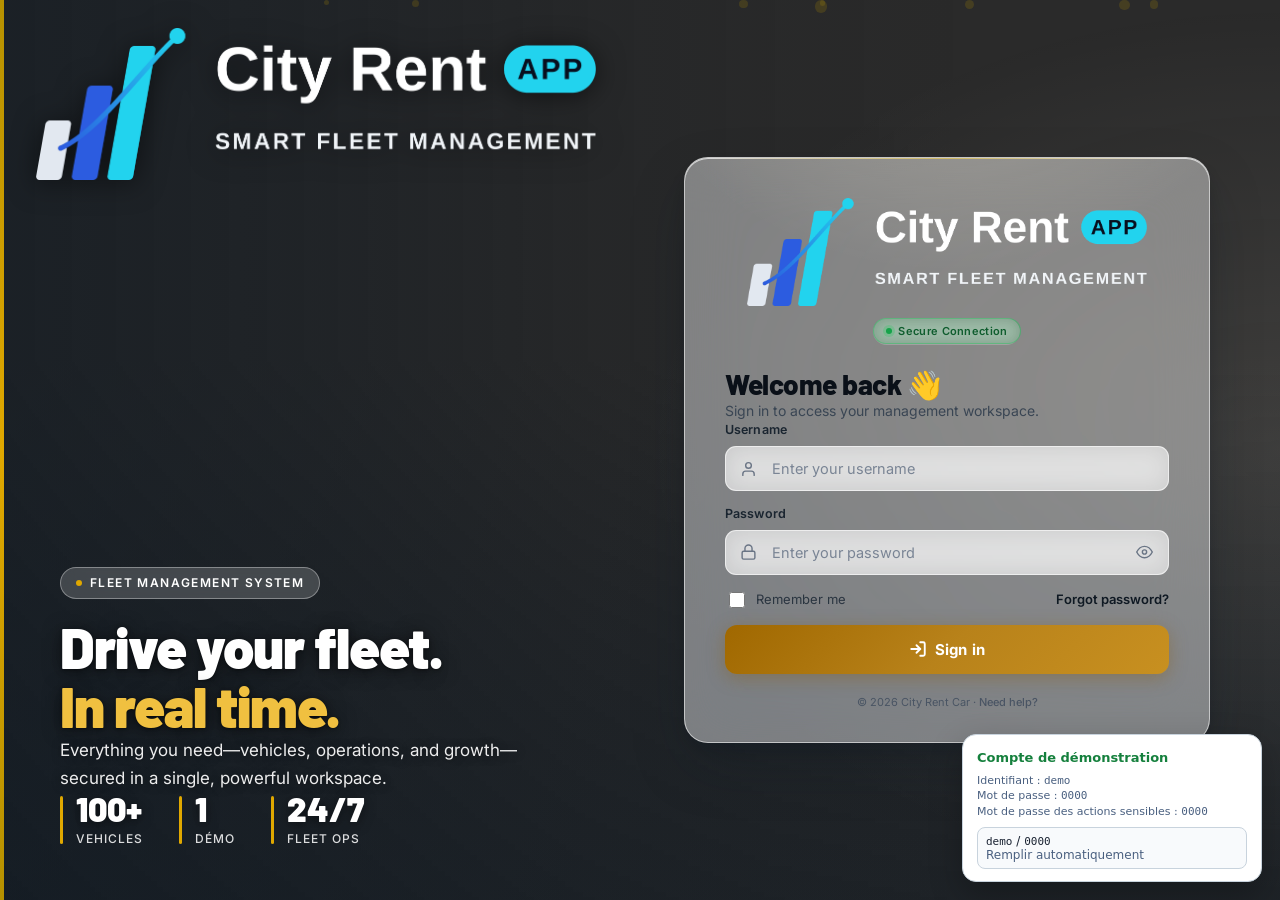
<file: index.html>
<!DOCTYPE html>
<html lang="fr">
<head>
<meta charset="UTF-8">
<meta name="viewport" content="width=device-width,initial-scale=1">
<title>City Rent Car — Démo</title>
<link rel="icon" type="image/png" href="icon.png">
<meta http-equiv="refresh" content="0; url=login.html">
<script>window.location.replace("login.html");</script>
</head>
<body><p>Redirection vers la démo…</p></body>
</html>
</file>
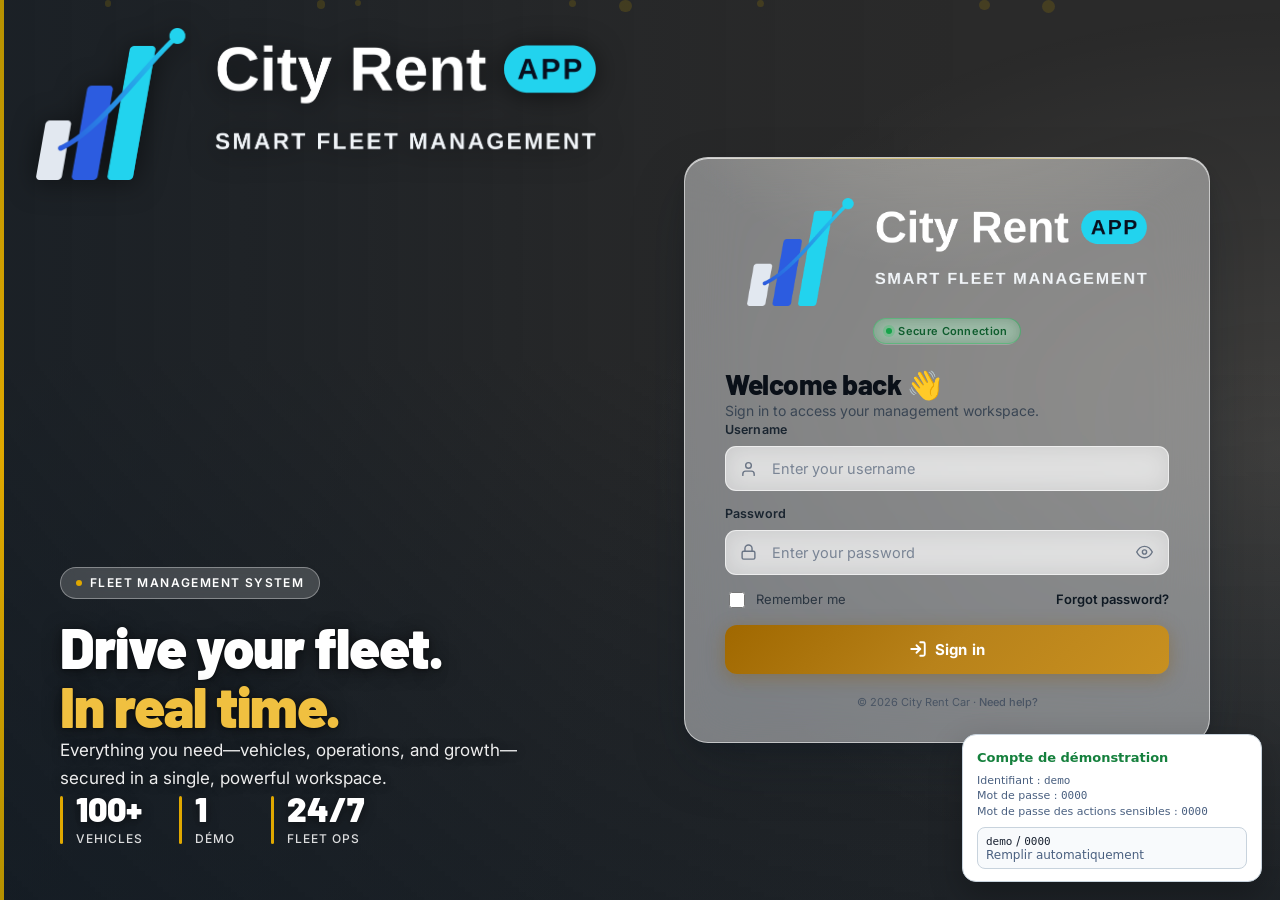
<file: app.html>
<!DOCTYPE html>
<!-- saved from url=(0067)file:///C:/Users/Admin/Downloads/deepseek_html_20260517_f2610f.html -->
<html lang="en"><head><script src="js/protect.js"></script><meta http-equiv="Content-Type" content="text/html; charset=UTF-8"><script src="js/demo-data.js"></script><script src="js/demo-mock.js"></script>
<link rel="icon" type="image/png" href="icon.png">

<meta name="viewport" content="width=device-width,initial-scale=1">
<title>City Rent Car — Démo</title>
<link rel="preconnect" href="https://fonts.googleapis.com">
<link rel="preconnect" href="https://fonts.gstatic.com" crossorigin>
<link rel="preconnect" href="https://images.unsplash.com">
<!-- Space+Grotesk et Archivo+Black retirés : jamais utilisés dans le CSS (~150 Ko économisés) -->
<link href="https://fonts.googleapis.com/css2?family=IBM+Plex+Sans:wght@400;500;600;700&family=IBM+Plex+Mono:wght@400;600;700&family=Plus+Jakarta+Sans:wght@400;500;600;700;800&display=swap" rel="stylesheet">
<link rel="stylesheet" href="css/theme.css">
<link rel="stylesheet" href="css/main.css">
<!-- ── i18n Étape 1 (2026-07) — CSS RTL scopé UNIQUEMENT au menu latéral.
     Volontairement limité au sidebar pour ce pilote : pas touché à
     .page/.topbar/.modal ni au reste de la mise en page (chantier RTL
     complet = étape séparée, plus lourde). ── -->
<style>
  .sidebar[dir="rtl"]{ text-align:right; }
  .sidebar[dir="rtl"] .nav-item{ flex-direction:row-reverse; text-align:right; }
  .sidebar[dir="rtl"] .sidebar-label{ text-align:right; }
  .sidebar[dir="rtl"] .nav-badge{ margin-right:auto; margin-left:0; }
  .lang-toggle[data-lang="ar"]{ font-family:'IBM Plex Sans',sans-serif; }
  /* ── Contract tables : colonnes + actions visibles sans scroll horizontal (2026-08) ── */
  .rentals-table{ font-size:.78rem; }
  .rentals-table th, .rentals-table td{ padding:5px 6px; }
  .rentals-table th{ font-size:.72rem; }
  .rentals-table input[id^="oc-kmin-"]{ width:88px !important; font-size:.75rem !important; padding:3px 5px !important; }
  .rentals-table .oc-btn{ padding:2px 5px !important; font-size:.68rem !important; }
  /* ── Export PDF Dépenses (2026-08) — impression navigateur → "Save as PDF".
       Scopé via .dep-printing sur <body> pour n'affecter que la page dépenses
       au moment de l'impression, sans toucher au reste de l'app. ── */
  /* ════════════════════════════════════════════════════════════════
     DÉPENCE MODULE — Design index.html avec thème CityRent
     ════════════════════════════════════════════════════════════════ */
  .dpc-card { background:var(--s1); border:1px solid var(--border); border-radius:var(--radius-lg); box-shadow:var(--shadow-sm); padding:20px; margin-bottom:16px; }
  .dpc-card-title { font-size:1rem; font-weight:700; margin-bottom:12px; color:var(--text); }
  .dpc-form-group { display:flex; flex-direction:column; gap:6px; margin-bottom:12px; }
  .dpc-form-label { font-size:.82rem; font-weight:600; color:var(--text); }
  .dpc-input, .dpc-select { background:var(--s2); border:1px solid var(--border); color:var(--text); padding:8px 12px; border-radius:var(--radius); font-family:var(--font); font-size:.85rem; width:100%; }
  .dpc-input:focus, .dpc-select:focus { outline:none; border-color:var(--purple); box-shadow:0 0 0 3px rgba(124,58,237,.15); }
  .dpc-btn { display:inline-flex; align-items:center; gap:6px; padding:8px 16px; border-radius:var(--radius); border:none; cursor:pointer; font-family:var(--font); font-size:.82rem; font-weight:500; transition:all .15s; }
  .dpc-btn-primary { background:var(--purple); color:#ffffff; transition:background .15s ease, transform .1s ease; }
  .dpc-btn-primary:hover { background:#6d28d9; }
  .dpc-btn-primary:active { transform:scale(.98); }
  .dpc-btn-primary:disabled { opacity:.5; cursor:not-allowed; }
  .dpc-btn-ghost { background:transparent; border:1px solid var(--border2); color:var(--text); }
  .dpc-btn-ghost:hover { background:var(--s2); }
  .dpc-btn-secondary { background:var(--bg); color:var(--text); border:1.5px solid var(--border); }
  .dpc-btn-secondary:hover { background:var(--s2); }
  .dpc-badge { font-size:11px; font-weight:700; padding:3px 10px; border-radius:999px; letter-spacing:.03em; display:inline-block; }
  .dpc-badge-cash { background:#dcfce7; color:#166534; }
  .dpc-badge-cheque { background:#fee2e2; color:#991b1b; }
  .dpc-badge-vehicle { background:#e0e7ff; color:#3730a3; }
  .dpc-badge-general { background:#fef3c7; color:#92400e; }
  .dpc-badge-both { background:#f3e8ff; color:#6b21a8; }
  body.dark .dpc-badge-cash { background:rgba(34,197,94,.2); color:#86efac; }
  body.dark .dpc-badge-cheque { background:rgba(239,68,68,.2); color:#fca5a5; }
  body.dark .dpc-badge-vehicle { background:rgba(124,58,237,.2); color:#d8b4fe; }
  body.dark .dpc-badge-general { background:rgba(251,191,36,.2); color:#fbbf24; }
  body.dark .dpc-badge-both { background:rgba(168,85,247,.2); color:#d8b4fe; }
  .dpc-status-success { background:#dcfce7; color:#166534; padding:8px 12px; border-radius:var(--radius); font-size:.85rem; margin-bottom:12px; }
  .dpc-status-error { background:#fee2e2; color:#991b1b; padding:8px 12px; border-radius:var(--radius); font-size:.85rem; margin-bottom:12px; }
  .dpc-table { width:100%; border-collapse:separate; border-spacing:0; }
  .dpc-table thead th { background:var(--bg); padding:10px 12px; font-size:.75rem; font-weight:700; text-transform:uppercase; letter-spacing:.05em; color:var(--text); opacity:.7; border-bottom:1px solid var(--border); text-align:left; }
  .dpc-table tbody td { padding:10px 12px; border-bottom:1px solid var(--border); font-size:.85rem; }
  .dpc-table tbody tr { transition:background .15s ease; }
  .dpc-table tbody tr:hover { background:var(--s2); }
  .dpc-modal-overlay { position:fixed; inset:0; background:rgba(15,23,42,.6); display:flex; align-items:center; justify-content:center; z-index:60; padding:16px; }
  .dpc-modal-overlay.hidden { display:none !important; }
  .dpc-modal-card { background:var(--s1); border:1px solid var(--border); border-radius:var(--radius-lg); width:100%; max-width:420px; padding:24px; box-shadow:var(--shadow-lg); }
  .dpc-modal-header { font-size:1.1rem; font-weight:700; margin-bottom:16px; color:var(--text); }
  .dpc-modal-body { display:flex; flex-direction:column; gap:12px; margin-bottom:20px; }
  .dpc-modal-footer { display:flex; gap:12px; justify-content:flex-end; }
  .dep-main-tab { padding:10px 16px; border:none; border-bottom:3px solid transparent; background:transparent; font-size:.85rem; font-weight:700; opacity:.6; cursor:pointer; color:var(--text); transition:all .15s ease; }
  .dep-main-tab:hover { opacity:.8; }
  .dep-main-tab.active { border-bottom-color:var(--purple); color:var(--purple); opacity:1; }
  .dep-substat-tab { padding:8px 16px; font-weight:600; font-size:14px; border-radius:var(--radius); cursor:pointer; transition:all .15s ease; background:transparent; color:var(--text); opacity:.6; border:none; }
  .dep-substat-tab:hover { background:var(--bg); opacity:.9; }
  .dep-substat-tab.active { background:#e0e7ff; color:var(--purple); opacity:1; }
  .dpc-empty-state { padding:50px 20px; text-align:center; opacity:.4; }
  .dpc-empty-state i { font-size:40px; opacity:.3; margin-bottom:10px; display:block; }
  .dpc-scrollbar-thin::-webkit-scrollbar { height:6px; width:6px; }
  .dpc-scrollbar-thin::-webkit-scrollbar-thumb { background:var(--border); border-radius:3px; }
  @media (max-width:640px) {
    .dpc-modal-card { max-width:90vw; }
    .dep-main-tab { padding:8px 12px; font-size:.8rem; }
  }
  /* ── Calendar (Day/Month/Year Picker) ─────────────────────── */
  [data-cal-trigger] { position:relative; text-align:left; }
  .cal-popover { position:absolute; top:100%; left:0; background:var(--s1); border:1px solid var(--border); border-radius:var(--radius-lg); box-shadow:var(--shadow-lg); z-index:50; padding:12px; min-width:200px; margin-top:4px; }
  .cal-head { display:flex; align-items:center; justify-content:space-between; margin-bottom:10px; gap:6px; }
  .cal-nav { background:transparent; border:1px solid var(--border2); color:var(--text); padding:6px 10px; border-radius:var(--radius); cursor:pointer; font-size:.8rem; transition:all .15s; }
  .cal-nav:hover { background:var(--s2); }
  .cal-period { font-weight:600; font-size:.85rem; color:var(--text); flex:1; text-align:center; }
  .cal-grid { display:grid; gap:4px; }
  .cal-empty { display:flex; }
  .cal-day, .cal-month, .cal-year { padding:8px 4px; text-align:center; background:transparent; border:1px solid transparent; border-radius:var(--radius); cursor:pointer; font-size:.8rem; transition:all .15s; color:var(--text); }
  .cal-day:hover, .cal-month:hover, .cal-year:hover { background:var(--s2); border-color:var(--border); }
  .cal-day.cal-today, .cal-month.cal-today, .cal-year.cal-today { background:rgba(124,58,237,.1); color:var(--purple); font-weight:600; }
  .cal-day.cal-sel, .cal-month.cal-sel, .cal-year.cal-sel { background:var(--purple); color:#ffffff; font-weight:600; }
  @media (max-width:640px) {
    .cal-popover { min-width:160px; padding:10px; }
    .cal-day, .cal-month, .cal-year { padding:6px 2px; font-size:.75rem; }
  }
  @media print {
    body.dep-printing .sidebar,
    body.dep-printing .topbar,
    body.dep-printing #depExpenseForm,
    body.dep-printing .dep-main-tab,
    body.dep-printing .dep-substat-tab,
    body.dep-printing #depExportPdfBtn,
    body.dep-printing .dep-stat-section { display:none !important; }
    body.dep-printing .page:not(#page-depence) { display:none !important; }
    body.dep-printing #page-depence { display:block !important; }
    body.dep-printing .dep-tab-content:not(#dep-tab-entry) { display:none !important; }
    body.dep-printing #dep-tab-entry { display:block !important; }
    body.dep-printing .dep-grid { display:block !important; }
    body.dep-printing .dep-grid > div:first-child { display:none !important; }
    body.dep-printing table { font-size:11px; }
  }
</style>
</head>
<body>
<script>
  // ── Auth check précoce (avant le rendu du shell) ──────────────────────
  // login.html a été extrait de app.html (perf : ~700 lignes de HTML/CSS/JS
  // en moins à parser au chargement de l'app une fois connecté). On vérifie
  // ici s'il existe un token, et on redirige sinon — AVANT que le reste du
  // HTML ne soit affiché, pour éviter un flash de contenu non autorisé.
  // Mode local (file://) : jamais de redirection, pas de login requis.
  (function(){
    if(window.location.protocol === 'file:') return;
    try {
      let raw = localStorage.getItem('fleetpro_auth');
      let saved = raw ? JSON.parse(raw) : null;
      if(!saved || !saved.token){
        window.location.replace('login.html');
      }
    } catch(e){
      window.location.replace('login.html');
    }
  })();
  // ── Sync <html lang> avec le toggle EN/AR (2026-08) ──────────────────
  // toggleLanguage() (js/i18n.js) bascule dir="rtl" sur .sidebar mais ne
  // touche pas à <html lang="en">, ce qui est incohérent pour les lecteurs
  // d'écran. On observe le sidebar et on répercute l'attribut lang sur le
  // document dès qu'il est présent dans le DOM, sans modifier i18n.js.
  (function(){
    function syncHtmlLang(sidebar){
      var isRtl = sidebar.getAttribute('dir') === 'rtl';
      document.documentElement.setAttribute('lang', isRtl ? 'ar' : 'en');
    }
    function attach(){
      var sidebar = document.querySelector('.sidebar');
      if(!sidebar) return false;
      syncHtmlLang(sidebar);
      new MutationObserver(function(){ syncHtmlLang(sidebar); })
        .observe(sidebar, { attributes: true, attributeFilter: ['dir'] });
      return true;
    }
    if(!attach()){
      new MutationObserver(function(_, obs){
        if(attach()) obs.disconnect();
      }).observe(document.documentElement, { childList: true, subtree: true });
    }
  })();
</script>
<!-- Skeleton affiché pendant le chargement en arrière-plan des modules JS
     (voir loader tout en bas). Retiré automatiquement une fois prêt. -->
<div id="app-loading-skeleton" style="position:fixed;inset:0;z-index:999998;display:flex;align-items:center;justify-content:center;flex-direction:column;gap:14px;background:#0f1115;color:#cfd3da;font-family:system-ui,sans-serif">
  <div style="width:38px;height:38px;border-radius:50%;border:3px solid rgba(224,168,0,.25);border-top-color:#e0a800;animation:app-skel-spin .8s linear infinite"></div>
  <div style="font-size:.85rem;letter-spacing:.3px;opacity:.75">Loading City Rent…</div>
  <style>@keyframes app-skel-spin{to{transform:rotate(360deg)}}</style>
</div>
<div class="shell">

<div class="sidebar-reopen-tab" data-app-action="toggle-sidebar" title="Show Menu">☰</div>
<header class="topbar" style="padding:4px 20px;gap:12px;align-items:center;">

  <!-- ══ STAT CARDS — Vehicles, Out Today, Alerts ══ -->
  <div class="topbar-section">

    <!-- Total Vehicles -->
    <div class="topbar-stat-card blue">
      <div class="topbar-stat-icon">
        <svg width="20" height="20" viewBox="0 0 24 24" fill="none" stroke="currentColor" stroke-width="2" stroke-linecap="round" stroke-linejoin="round"><rect x="1" y="3" width="15" height="13" rx="2"/><path d="M16 8h4l3 5v3h-7V8z"/><circle cx="5.5" cy="18.5" r="2.5"/><circle cx="18.5" cy="18.5" r="2.5"/></svg>
      </div>
      <div class="topbar-stat-info">
        <div class="topbar-stat-label" data-i18n="topbar.fleet">Fleet</div>
        <div class="topbar-stat-val" id="ts-total">41</div>
      </div>
    </div>

    <!-- Out Today -->
    <div class="topbar-stat-card amber">
      <div class="topbar-stat-icon">
        <svg width="20" height="20" viewBox="0 0 24 24" fill="none" stroke="currentColor" stroke-width="2" stroke-linecap="round" stroke-linejoin="round"><path d="M12 2C6.48 2 2 6.48 2 12s4.48 10 10 10 10-4.48 10-10S17.52 2 12 2z"/><polyline points="12 6 12 12 16 14"/></svg>
      </div>
      <div class="topbar-stat-info">
        <div class="topbar-stat-label" data-i18n="topbar.outToday">Out Today</div>
        <div class="topbar-stat-val" id="ts-out" style="color:#f59e0b;">9</div>
      </div>
    </div>

    <!-- Alerts -->
    <div class="topbar-stat-card red">
      <div class="topbar-stat-icon">
        <svg width="20" height="20" viewBox="0 0 24 24" fill="none" stroke="currentColor" stroke-width="2" stroke-linecap="round" stroke-linejoin="round"><path d="M18 8A6 6 0 0 0 6 8c0 7-3 9-3 9h18s-3-2-3-9"/><path d="M13.73 21a2 2 0 0 1-3.46 0"/></svg>
      </div>
      <div class="topbar-stat-info">
        <div class="topbar-stat-label" data-i18n="topbar.alerts">Alerts</div>
        <div class="topbar-stat-val" id="ts-alerts" style="color:#ef4444;">4</div>
      </div>
    </div>

  </div>

  <!-- ══ LOGO — CITY RENT CAR (transparent, agrandi, version claire en mode sombre) ══ -->
  <style>
    .brand-logo-wrap{flex:1;height:52px;display:flex;align-items:center;justify-content:center;margin:0 8px;min-width:0;}
    .brand-logo-wrap img{height:52px;width:auto;max-width:100%;object-fit:contain;}
    .brand-logo-wrap .brand-logo-light{display:none;}
    body.dark .brand-logo-wrap .brand-logo-dark{display:none;}
    body.dark .brand-logo-wrap .brand-logo-light{display:block;}
  </style>
  <div class="brand-logo-wrap">
    <img class="brand-logo brand-logo-dark" src="logo-dark.png" alt="City Rent Car">
    <img class="brand-logo brand-logo-light" src="logo-light.png" alt="City Rent Car">
  </div>

  <!-- ══ RIGHT CONTROLS — User, Weather, Prayer, Menu, Theme ══ -->
  <div class="topbar-section">
    <!-- Utilisateur connecté / Déconnexion (pastille icône + nom, comme Météo/Prière) -->
    <button id="topbar-user" title="Déconnexion" data-app-action="logout" style="position:relative;min-width:52px;height:52px;display:flex;align-items:center;gap:8px;background:var(--s2);border:1.5px solid var(--border);border-radius:10px;box-shadow:0 2px 8px rgba(0,0,0,.04);cursor:pointer;transition:all .2s;flex-shrink:0;padding:0 12px;color:var(--muted);">
      <svg width="20" height="20" viewBox="0 0 24 24" fill="none" stroke="currentColor" stroke-width="2" stroke-linecap="round" stroke-linejoin="round" style="flex-shrink:0;">
        <path d="M18.36 6.64a9 9 0 1 1-12.73 0"/><line x1="12" y1="2" x2="12" y2="12"/>
      </svg>
      <span id="topbar-user-label" style="font-size:.75rem;font-weight:600;color:var(--text);font-family:var(--mono);white-space:nowrap;">—</span>
      <!-- Indicateur "connecté" (petit point vert) -->
      <span id="topbar-user-dot" style="width:8px;height:8px;background:#22c55e;border-radius:50%;flex-shrink:0;"></span>
    </button>
    <!-- Weather -->
    <div id="topbar-weather" title="Météo — Oman" style="display:flex;align-items:center;gap:8px;background:var(--s2);border:1.5px solid var(--border);border-radius:10px;padding:0 12px;box-shadow:0 2px 8px rgba(0,0,0,.04);transition:all .2s;height:52px;">
      <span id="weather-icon" style="font-size:1.1rem;line-height:1;">🌤️</span>
      <span id="weather-val" style="font-size:.75rem;font-weight:600;color:var(--text);font-family:var(--mono);white-space:nowrap;">—</span>
    </div>
    <!-- Prayer Time -->
    <div id="topbar-prayer" title="Prochaine prière" style="display:flex;align-items:center;gap:8px;background:var(--s2);border:1.5px solid var(--border);border-radius:10px;padding:0 12px;box-shadow:0 2px 8px rgba(0,0,0,.04);transition:all .2s;height:52px;">
      <span style="font-size:1.1rem;line-height:1;">🕌</span>
      <span id="prayer-val" style="font-size:.75rem;font-weight:600;color:var(--text);font-family:var(--mono);white-space:nowrap;">—</span>
    </div>
    <!-- Menu Toggle -->
    <button class="sidebar-toggle-btn" data-app-action="toggle-sidebar" title="Hide / Show Menu" id="sidebar-toggle-btn" style="width:52px;height:52px;display:flex;align-items:center;justify-content:center;border:1.5px solid var(--border);background:var(--s2);border-radius:10px;cursor:pointer;transition:all .2s;color:var(--muted);flex-shrink:0;">
      <svg viewBox="0 0 24 24" fill="none" stroke="currentColor" stroke-width="2" stroke-linecap="round" style="width:20px;height:20px;"><line x1="3" y1="6" x2="21" y2="6"></line><line x1="3" y1="12" x2="21" y2="12"></line><line x1="3" y1="18" x2="21" y2="18"></line></svg>
    </button>
    <!-- Theme Toggle -->
    <button class="theme-toggle" data-app-action="toggle-theme" title="Switch theme" id="theme-btn" style="width:52px;height:52px;border-radius:10px;border:1.5px solid var(--border2);background:var(--s2);cursor:pointer;transition:all .25s;display:flex;align-items:center;justify-content:center;flex-shrink:0;">
      <svg id="theme-icon" viewBox="0 0 24 24" fill="none" xmlns="http://www.w3.org/2000/svg" style="width:20px;height:20px;color:var(--muted);transition:transform .4s;"><circle cx="12" cy="12" r="4" stroke="currentColor" stroke-width="2"></circle><line x1="12" y1="2" x2="12" y2="5" stroke="currentColor" stroke-width="2" stroke-linecap="round"></line><line x1="12" y1="19" x2="12" y2="22" stroke="currentColor" stroke-width="2" stroke-linecap="round"></line><line x1="2" y1="12" x2="5" y2="12" stroke="currentColor" stroke-width="2" stroke-linecap="round"></line><line x1="19" y1="12" x2="22" y2="12" stroke="currentColor" stroke-width="2" stroke-linecap="round"></line><line x1="4.93" y1="4.93" x2="7.05" y2="7.05" stroke="currentColor" stroke-width="2" stroke-linecap="round"></line><line x1="16.95" y1="16.95" x2="19.07" y2="19.07" stroke="currentColor" stroke-width="2" stroke-linecap="round"></line><line x1="4.93" y1="19.07" x2="7.05" y2="16.95" stroke="currentColor" stroke-width="2" stroke-linecap="round"></line><line x1="16.95" y1="7.05" x2="19.07" y2="4.93" stroke="currentColor" stroke-width="2" stroke-linecap="round"></line></svg>
    </button>
    <!-- Language Toggle (2026-07) — Étape 1 du système de traduction :
         bascule EN/AR appliquée pour l'instant uniquement au menu latéral
         (data-i18n existants). Le RTL complet de toute l'app viendra
         dans une étape séparée. -->
    <button class="lang-toggle" data-app-action="toggle-language" title="EN / عربي" id="lang-btn" style="width:52px;height:52px;border-radius:10px;border:1.5px solid var(--border2);background:var(--s2);cursor:pointer;transition:all .25s;display:flex;align-items:center;justify-content:center;flex-shrink:0;font-weight:800;font-size:.8rem;color:var(--muted);">
      <span id="lang-btn-label">AR</span>
    </button>
  </div>

</header>
<nav class="sidebar">
  <div class="sidebar-scroll">
    <div class="sidebar-section sec-main">
      <div class="sidebar-label" data-i18n="sidebar.main">Main</div>
      <button class="nav-item active" data-app-action="goto" data-nav-page="dashboard"><span class="nav-icon">📊</span><span data-i18n="nav.dashboard">Dashboard</span> <span class="nav-badge" id="dash-badge" style="display:none">0</span></button>
      <button class="nav-item" data-app-action="goto" data-nav-page="fleet"><span class="nav-icon">🚗</span><span data-i18n="nav.database">Fleet</span></button>
      <button class="nav-item" id="svc-nav-btn" data-app-action="goto" data-nav-page="service"><span class="nav-icon">🔧</span><span data-i18n="nav.service">Service & KM</span></button>
    </div>
    <div class="sidebar-section sec-operations">
      <div class="sidebar-label" data-i18n="sidebar.operations">Operations</div>
      <button class="nav-item" data-app-action="goto" data-nav-page="available" style="--active-grad:linear-gradient(135deg,#15803d,#22c55e)"><span class="nav-icon">🅿️</span><span data-i18n="avail.pageTitle">Available Vehicles</span> <span class="nav-badge" id="avail-nav-badge" style="background:rgba(34,197,94,.18);color:#16a34a;display:none">0</span></button>
      <button class="nav-item" data-app-action="goto" data-nav-page="daily"><span class="nav-icon">📅</span><span data-i18n="nav.daily">Daily Rentals</span></button>
      <button class="nav-item" data-app-action="goto" data-nav-page="fleet-calendar"><span class="nav-icon">🗓️</span><span data-i18n="nav.fleetCalendar">Fleet Calendar</span></button>
      <button class="nav-item" data-app-action="goto" data-nav-page="payments"><span class="nav-icon">💰</span><span data-i18n="nav.payments">Payments</span></button>
      <button class="nav-item" data-app-action="goto" data-nav-page="moves"><span class="nav-icon">🔄</span><span data-i18n="nav.moves">Internal Movements</span> <span class="nav-badge" id="moves-badge" style="background:rgba(245,158,11,.2);color:#f59e0b">0</span></button>
      <button class="nav-item" data-app-action="goto" data-nav-page="booking"><span class="nav-icon">📩</span><span data-i18n="nav.booking">Booking</span> <span class="nav-badge" id="booking-badge" style="background:rgba(34,197,94,.2);color:#22c55e;display:none">0</span></button>
    </div>
    <div class="sidebar-section sec-clients">
      <div class="sidebar-label" data-i18n="sidebar.clientsTracking">Clients & Tracking</div>
      <button class="nav-item" data-app-action="goto" data-nav-page="clients"><span class="nav-icon">👨‍👩‍👧‍👦</span><span data-i18n="nav.clients">Clients</span></button>
      <button class="nav-item nav-item-gps" data-app-action="goto" data-nav-page="gps"><span class="nav-icon">🛰️</span><span data-i18n="nav.gps">GPS Tracking</span><span class="nav-gps-live" id="nav-gps-live-dot" title="MadarTech"></span></button>
    </div>
    <div class="sidebar-section sec-finance">
      <div class="sidebar-label" data-i18n="sidebar.finance">Finance</div>
      <button class="nav-item" data-app-action="goto" data-nav-page="revenue-stats"><span class="nav-icon">📈</span><span data-i18n="nav.stats">Revenue Stats</span></button>
      <button class="nav-item" data-app-action="goto" data-nav-page="depence"><span class="nav-icon">💸</span><span data-i18n="nav.depence">Expenses</span></button>
    </div>
    <div class="sidebar-section sec-compliance">
      <div class="sidebar-label" data-i18n="sidebar.compliance">Compliance</div>
      <button class="nav-item" data-app-action="goto" data-nav-page="makhalatat"><span class="nav-icon">🚦</span><span data-i18n="nav.violations">Traffic Violations</span></button>
      <button class="nav-item" data-app-action="goto" data-nav-page="actlog"><span class="nav-icon">📋</span><span data-i18n="nav.actlog">Activity Log</span> <span class="nav-badge" id="log-badge" style="background:rgba(96,165,250,.2);color:#60a5fa">0</span></button>
    </div>
    <!-- Réservé au directeur — masqué par défaut, affiché par applyAdminOnlyNav()
         (js/core.js) uniquement si window.AUTH.isAdmin est vrai. -->
    <div class="sidebar-section sec-admin" id="nav-admin-section" style="display:none">
      <div class="sidebar-label">Administration</div>
      <button class="nav-item" id="nav-users-btn" data-app-action="goto" data-nav-page="users"><span class="nav-icon">👤</span><span>Utilisateurs</span></button>
    </div>
  </div>
  <div class="tools-section">
    <div class="tools-label" data-i18n="sidebar.tools">Tools</div>
    <button class="tools-btn tools-btn-save" id="save-all-btn">
      <svg viewBox="0 0 24 24" fill="none" stroke="currentColor" stroke-width="2"><path d="M19 21H5a2 2 0 01-2-2V5a2 2 0 012-2h11l5 5v11a2 2 0 01-2 2z"></path><polyline points="17 21 17 13 7 13 7 21"></polyline><polyline points="7 3 7 8 15 8"></polyline></svg>
      <span data-i18n="tools.save">Save Data</span>
    </button>
  </div>
</nav>
<main class="main">
  <div class="page show" id="page-dashboard"></div>
<template id="tpl-page-dashboard">

    <!-- ══ DASHBOARD — design de référence (hero · KPI · graphiques · alertes · tableaux · feed) ══ -->
    <!-- ══ EN-TÊTE — même composant .mod-hero que la page Fleet (carte à bordure verte) ══ -->
    <div class="dv-hero-wrap">
      <div class="mod-hero">
        <div class="mod-hero-top">
          <div class="mod-hero-icon"><svg viewBox="0 0 24 24" fill="none" stroke="currentColor" stroke-width="2" stroke-linecap="round" stroke-linejoin="round"><rect x="3" y="3" width="7" height="9"/><rect x="14" y="3" width="7" height="5"/><rect x="14" y="12" width="7" height="9"/><rect x="3" y="16" width="7" height="5"/></svg></div>
          <div class="mod-hero-titles">
            <div class="mod-hero-title">
              <span data-dv2="title">Dashboard</span>
              <span class="count" id="dash-month-badge"></span>
            </div>
            <div class="mod-hero-sub">
              <span id="dash-subtitle">Overview · Démo</span>
              <span class="sep">·</span>
              <span class="live" data-i18n="fleet.autoSynced">Auto-synced</span>
            </div>
          </div>
          <div class="mod-hero-actions">
            <button type="button" class="btn-refresh" title="Refresh" data-fleet-action="dv2-refresh"><svg viewBox="0 0 24 24" fill="none" stroke="currentColor" stroke-width="2" stroke-linecap="round" stroke-linejoin="round"><path d="M21 12a9 9 0 1 1-3-6.7L21 8"/><polyline points="21 3 21 8 16 8"/></svg></button>
            <button type="button" class="btn-export" title="Export" data-fleet-action="dv2-export"><svg viewBox="0 0 24 24" fill="none" stroke="currentColor" stroke-width="2" stroke-linecap="round" stroke-linejoin="round"><path d="M21 15v4a2 2 0 0 1-2 2H5a2 2 0 0 1-2-2v-4"/><polyline points="7 10 12 15 17 10"/><line x1="12" y1="15" x2="12" y2="3"/></svg><span data-dv2="export">Export</span></button>
          </div>
        </div>
      </div>
    </div>

    <div class="container">

      <!-- ══ KPI CARDS — remplies par buildDashboard() ══ -->
      <div id="dash-stats" class="kpi-row"></div>

      <!-- ══ GRAPHIQUES : Fleet Utilization · Revenue vs Expenses · Alerts Distribution ══ -->
      <section class="charts-row">
        <div class="chart-card">
          <div class="chart-header">
            <div>
              <h3 class="chart-title" data-dv2="cFleet">Fleet Utilization</h3>
              <p class="chart-sub" data-dv2="cFleetSub">Live status breakdown</p>
            </div>
            <div id="dv2-badge-fleet"></div>
          </div>
          <div class="chart-body chart-body-donut" id="dv2-chart-fleet"></div>
          <div class="chart-legend" id="dv2-legend-fleet"></div>
        </div>
        <div class="chart-card chart-card-wide">
          <div class="chart-header">
            <div>
              <h3 class="chart-title" data-dv2="cRev">Revenue vs Expenses</h3>
              <p class="chart-sub" data-dv2="cRevSub">Last 6 months trend</p>
            </div>
            <div id="dv2-rev-mom"></div>
          </div>
          <div class="chart-body chart-body-bar" id="dv2-chart-rev"></div>
          <div class="chart-legend legend-center" id="dv2-legend-rev"></div>
        </div>
        <div class="chart-card">
          <div class="chart-header">
            <div>
              <h3 class="chart-title" data-dv2="cAlerts">Alerts Distribution</h3>
              <p class="chart-sub" data-dv2="cAlertsSub">By category</p>
            </div>
            <div id="dv2-badge-alerts"></div>
          </div>
          <div class="chart-body chart-body-donut" id="dv2-chart-alerts"></div>
          <div class="chart-legend" id="dv2-legend-alerts"></div>
        </div>
      </section>

      <!-- ══ ALERTS & NOTIFICATIONS ══ -->
      <section class="alerts-section">
        <div class="section-header">
          <h2 class="section-title"><svg viewBox="0 0 24 24" fill="none" stroke="currentColor" stroke-width="2" stroke-linecap="round" stroke-linejoin="round" width="20" height="20"><path d="M10.29 3.86L1.82 18a2 2 0 0 0 1.71 3h16.94a2 2 0 0 0 1.71-3L13.71 3.86a2 2 0 0 0-3.42 0z"/><line x1="12" y1="9" x2="12" y2="13"/><line x1="12" y1="17" x2="12.01" y2="17"/></svg><span data-dv2="alertsTitle">Alerts &amp; Notifications</span></h2>
          <button id="dash-alarm-btn" type="button" class="btn-alarm btn-alarm-idle" data-app-action="toggle-dash-alarm" title="Toggle the continuous alert alarm"><svg viewBox="0 0 24 24" fill="none" stroke="currentColor" stroke-width="2" stroke-linecap="round" stroke-linejoin="round" width="14" height="14"><polygon points="11 5 6 9 2 9 2 15 6 15 11 19 11 5"/><path d="M19.07 4.93a10 10 0 0 1 0 14.14M15.54 8.46a5 5 0 0 1 0 7.07"/></svg><span>Sound On</span></button>
        </div>
        <div class="alerts-grid" id="dash-alerts-panel">
      <div class="alert-card alert-card-orange dash-alert-btn" data-app-action="dash-alert-click" data-alert-type="oil" title="Click to open · click again to close">
        <div class="alert-card-bg"></div>
        <div class="alert-card-icon"><svg viewBox="0 0 24 24" fill="none" stroke="currentColor" stroke-width="2" stroke-linecap="round" stroke-linejoin="round"><path d="M12 2.69l5.66 5.66a8 8 0 1 1-11.31 0z"/></svg></div>
        <div class="alert-card-body">
          <div class="alert-card-count" id="dash-oil-count">0</div>
          <div class="alert-card-label" data-dv2="alOil">Oil Change</div>
          <div class="alert-card-sub" data-dv2="alOilSub">Due for oil change</div>
        </div>
        <div class="alert-card-bar"></div>
      </div>
      <div class="alert-card alert-card-rose dash-alert-btn" data-app-action="dash-alert-click" data-alert-type="doc" title="Click to open · click again to close">
        <div class="alert-card-bg"></div>
        <div class="alert-card-icon"><svg viewBox="0 0 24 24" fill="none" stroke="currentColor" stroke-width="2" stroke-linecap="round" stroke-linejoin="round"><path d="M14 2H6a2 2 0 0 0-2 2v16a2 2 0 0 0 2 2h12a2 2 0 0 0 2-2V8z"/><polyline points="14 2 14 8 20 8"/><line x1="16" y1="13" x2="8" y2="13"/><line x1="16" y1="17" x2="8" y2="17"/></svg></div>
        <div class="alert-card-body">
          <div class="alert-card-count" id="dash-doc-count">0</div>
          <div class="alert-card-label" data-dv2="alDoc">Mulkiya &amp; Ministry</div>
          <div class="alert-card-sub" data-dv2="alDocSub">Documents expiring</div>
        </div>
        <div class="alert-card-bar"></div>
      </div>
      <div class="alert-card alert-card-red dash-alert-btn" data-app-action="dash-alert-click" data-alert-type="overdue" title="Click to open · click again to close">
        <div class="alert-card-bg"></div>
        <div class="alert-card-icon"><svg viewBox="0 0 24 24" fill="none" stroke="currentColor" stroke-width="2" stroke-linecap="round" stroke-linejoin="round"><circle cx="12" cy="12" r="10"/><polyline points="12 6 12 12 16 14"/></svg></div>
        <div class="alert-card-body">
          <div class="alert-card-count" id="dash-overdue-count">0</div>
          <div class="alert-card-label" data-dv2="alOver">Return Overdue</div>
          <div class="alert-card-sub" data-dv2="alOverSub">Customers late</div>
        </div>
        <div class="alert-card-bar"></div>
      </div>
      <div class="alert-card alert-card-green dash-alert-btn" data-app-action="dash-alert-click" data-alert-type="booking" title="Click to open · click again to close">
        <div class="alert-card-bg"></div>
        <div class="alert-card-icon"><svg viewBox="0 0 24 24" fill="none" stroke="currentColor" stroke-width="2" stroke-linecap="round" stroke-linejoin="round"><path d="M4 4h16c1.1 0 2 .9 2 2v12c0 1.1-.9 2-2 2H4c-1.1 0-2-.9-2-2V6c0-1.1.9-2 2-2z"/><polyline points="22,6 12,13 2,6"/></svg></div>
        <div class="alert-card-body">
          <div class="alert-card-count" id="dash-booking-count">0</div>
          <div class="alert-card-label" data-dv2="alBook">New Bookings</div>
          <div class="alert-card-sub" data-dv2="alBookSub">Pending approval</div>
        </div>
        <div class="alert-card-bar"></div>
      </div>
      <div class="alert-card alert-card-cyan dash-alert-btn" data-app-action="dash-alert-click" data-alert-type="gps" title="Click to open · click again to close">
        <div class="alert-card-bg"></div>
        <div class="alert-card-icon"><svg viewBox="0 0 24 24" fill="none" stroke="currentColor" stroke-width="2" stroke-linecap="round" stroke-linejoin="round"><circle cx="12" cy="12" r="3"/><path d="M12 2v3M12 19v3M2 12h3M19 12h3M4.93 4.93l2.12 2.12M16.95 16.95l2.12 2.12M4.93 19.07l2.12-2.12M16.95 7.05l2.12-2.12"/></svg></div>
        <div class="alert-card-body">
          <div class="alert-card-count" id="dash-gps-count">0</div>
          <div class="alert-card-label" data-dv2="alGps">GPS Offline</div>
          <div class="alert-card-sub" data-dv2="alGpsSub">No movement signal</div>
        </div>
        <div class="alert-card-bar"></div>
      </div>
        </div>
      </section>

      <!-- ══ SHARED ALERT DETAIL PANEL — hidden until a button above is clicked ══ -->
    <div id="dash-alert-detail" class="table-wrap" style="display:none;margin-bottom:24px">
      <div class="table-top" style="display:flex;justify-content:space-between;align-items:center;padding:9px 12px;border-bottom:1px solid var(--border)">
        <div style="display:flex;align-items:center;gap:6px">
          <span id="dash-alert-detail-icon" style="font-size:.95rem"></span>
          <h3 id="dash-alert-detail-title" style="font-size:.74rem;font-weight:700;text-transform:uppercase;letter-spacing:.5px"></h3>
        </div>
        <button id="dash-alert-detail-close" data-app-action="dash-alert-close" title="Close" data-i18n-title="dash.closeAlertPanel">✕</button>
      </div>
      <div style="padding:8px;max-height:320px;overflow-y:auto">
        <div id="dash-oil-alerts" style="display:none"><div class="empty" data-i18n="dash.loading">Loading…</div></div>
        <div id="dash-doc-alerts" style="display:none"><div class="empty" data-i18n="dash.loading">Loading…</div></div>
        <div id="dash-overdue-alerts" style="display:none"><div class="empty" data-i18n="dash.loading">Loading…</div></div>
        <div id="dash-booking-alerts" style="display:none"><div class="empty" data-i18n="dash.loading">Loading…</div></div>
        <div id="dash-gps-alerts" style="display:none"><div class="empty" data-i18n="dash.loading">Loading…</div></div>
      </div>
    </div><!-- /DETAIL PANEL -->

      <!-- ══ VEHICLES OUT + WORKSHOP côte à côte ══ -->
      <section class="tables-row">

        <div class="table-card">
          <div class="table-card-header">
            <div class="table-card-title-wrap">
              <span class="table-status-dot table-status-dot-orange"></span>
              <h3 class="table-card-title" data-dv2="tOut">Vehicles Out</h3>
              <span id="dash-out-count" class="table-card-count"></span>
            </div>
            <button type="button" class="table-card-btn" data-fleet-action="goto-nav" data-fleet-page="daily" data-dv2="viewAll">View All →</button>
          </div>
          <div class="table-card-body">
            <table class="modern-table">
              <thead><tr>
                <th data-dv2="colVehicle">Vehicle</th><th data-dv2="colCustomer">Customer</th><th data-dv2="colContract">Contract</th><th data-dv2="colSince">Since</th><th data-dv2="colBalance">Balance</th><th data-dv2="colStatus">Status</th>
              </tr></thead>
              <tbody id="dash-out-body"></tbody>
            </table>
          </div>
        </div>

        <div class="table-card">
          <div class="table-card-header">
            <div class="table-card-title-wrap">
              <span class="table-status-dot table-status-dot-amber"></span>
              <h3 class="table-card-title" data-dv2="tWork">Workshop</h3>
              <span id="dash-moves-out-count" class="table-card-count"></span>
            </div>
            <button type="button" class="table-card-btn" data-fleet-action="goto-nav" data-fleet-page="moves" data-dv2="viewAll">View All →</button>
          </div>
          <div class="table-card-body">
            <table class="modern-table">
              <thead><tr>
                <th data-dv2="colVehicle">Vehicle</th><th data-dv2="colLocation">Location</th><th data-dv2="colDriver">Driver</th><th data-dv2="colSince">Since</th><th data-dv2="colStatus">Status</th>
              </tr></thead>
              <tbody id="dash-moves-out-body"></tbody>
            </table>
          </div>
        </div>

      </section><!-- /VEHICLES OUT + WORKSHOP -->

      <!-- ══ TODAY'S ACTIVITY — live feed (All · Out · Returns · Payments) ══ -->
      <section class="activity-section">
        <div class="activity-header">
          <div class="activity-title-wrap">
            <span class="table-status-dot table-status-dot-blue"></span>
            <h2 class="activity-title" data-dv2="feedTitle">Today's Activity</h2>
            <span class="activity-count" data-dv2="feedSub">Live feed</span>
          </div>
          <div class="activity-filters" id="dv2-feed-tabs">
            <button type="button" class="filter-pill active" data-fleet-action="dv2-feed-filter" data-dv2-filter="all" data-dv2="fAll">All</button>
            <button type="button" class="filter-pill" data-fleet-action="dv2-feed-filter" data-dv2-filter="out" data-dv2="fOut">Out</button>
            <button type="button" class="filter-pill" data-fleet-action="dv2-feed-filter" data-dv2-filter="ret" data-dv2="fRet">Returns</button>
            <button type="button" class="filter-pill" data-fleet-action="dv2-feed-filter" data-dv2-filter="pay" data-dv2="fPay">Payments</button>
          </div>
        </div>
        <div class="activity-feed" id="dash-today-feed"></div>
      </section>

    </div><!-- /container -->
  </template>
  <div class="page" id="page-fleet"></div>
<template id="tpl-page-fleet">
    <div class="mod-hero" style="position:sticky;top:0;z-index:100">
      <div class="mod-hero-top">
        <div class="mod-hero-icon">🚗</div>
        <div class="mod-hero-titles">
          <div class="mod-hero-title">
            <span data-i18n="nav.database">Database</span>
            <span class="count" id="fleet-count">0 vehicles</span>
          </div>
          <div class="mod-hero-sub">
            <span data-i18n="fleet.vehiclesDetails">Fleet vehicles &amp; details</span>
            <span class="sep">·</span>
            <span class="live" data-i18n="fleet.autoSynced">Synchronisation auto</span>
          </div>
        </div>
      </div>
      <div class="mod-toolbar">
        <button class="btn btn-hero" data-app-action="print-page" data-app-value="fleet" title="Print PDF">🖨️</button>
        <button class="btn" style="background:#fff;border:1.5px solid var(--purple);color:var(--purple)" data-app-action="upload-mulkiya-batch" title="Importer plusieurs photos Mulkiya d'un coup (nom de fichier = plate)">📦 Import Mulkiya</button>
        <button class="btn btn-primary" data-app-action="open-add-vehicle">＋ Add Vehicle</button>
        <div class="mod-search">
          <svg viewBox="0 0 24 24" fill="none" stroke="currentColor" stroke-width="2.4" stroke-linecap="round" stroke-linejoin="round"><circle cx="11" cy="11" r="7"/><path d="m21 21-4.3-4.3"/></svg>
          <input class="search-input" placeholder="🔍 Name or plate…" oninput="filterFleetDebounced(this.value)">
        </div>
      </div>
    </div>
    <div class="filters-row" id="fleet-filters" style="padding:10px 24px;gap:8px;flex-wrap:wrap"></div>
    <div id="fleet-grid" style="padding:16px 24px;display:grid;grid-template-columns:repeat(auto-fill,minmax(300px,1fr));gap:14px"></div>
  </template>
  <div class="page" id="page-daily">
    <div class="mod-hero hero-blue" style="position:sticky;top:0;z-index:150">
      <div class="mod-hero-top">
        <div class="mod-hero-icon">📅</div>
        <div class="mod-hero-titles">
          <div class="mod-hero-title">
            <span data-i18n="nav.daily">Daily Rentals</span>
            <span class="count" style="background:rgba(217,119,6,.12);border-color:rgba(217,119,6,.3);color:#d97706">🧾</span>
          </div>
          <div class="mod-hero-sub">
            <span data-i18n="dash.overview">Overview</span>
            <span class="sep">·</span>
            <span class="live" id="oc-live-count">—</span>
          </div>
        </div>
      </div>
      <div class="mod-toolbar">
        <button class="btn btn-hero" data-app-action="print-page" data-app-value="daily" title="Print / Export PDF">🖨️</button>
        <button class="btn btn-primary" data-app-action="open-add-rental" data-i18n="rental.newBtn">＋ New Rental</button>
        <div class="mod-search">
          <svg viewBox="0 0 24 24" fill="none" stroke="currentColor" stroke-width="2.4" stroke-linecap="round" stroke-linejoin="round"><circle cx="11" cy="11" r="7"/><path d="m21 21-4.3-4.3"/></svg>
          <input class="search-input" placeholder="🔍 Search contract, vehicle, plate…" oninput="filterDailyDebounced(this.value)">
        </div>
        <input type="month" id="month-picker" style="display:none" onchange="window._currentYm=this.value; let sq=document.querySelector('.search-input[oninput]'); filterDaily(sq?sq.value:'');">
        <button type="button" class="mcal-trigger mod-date-pill" data-input="month-picker" onclick="openMonthCalendar('month-picker', this)" title="Choose month"><span class="mcal-icon">📅</span><span id="month-picker-label">Select month</span></button>
      </div>
    </div>
    <div id="oc-filter-bar" style="display:flex;gap:8px;flex-wrap:wrap;align-items:center;background:var(--s1);border:1px solid var(--border);border-radius:14px;padding:14px 18px;margin-bottom:18px">
      <span style="font-size:.7rem;font-weight:700;text-transform:uppercase;letter-spacing:.8px;color:var(--muted);margin-right:4px" data-i18n="moves.filterLabel">Filter :</span>
      <button type="button" class="mod-pill active" data-filter="all" data-app-action="oc-set-filter" data-app-value="all">
        <i class="oc-filter-icon">🗂️</i><span data-i18n="ocFilter.all">All</span><span class="num" id="oc-filter-count-all">0</span>
      </button>
      <button type="button" class="mod-pill pill-red" data-filter="unpaid" data-app-action="oc-set-filter" data-app-value="unpaid">
        <span class="dot" style="background:#ef4444"></span><span data-i18n="ocFilter.unpaid">Unpaid</span><span class="num" id="oc-filter-count-unpaid">0</span>
      </button>
      <button type="button" class="mod-pill pill-orange" data-filter="inrental" data-app-action="oc-set-filter" data-app-value="inrental">
        <span class="dot" style="background:#f97316"></span><span data-i18n="ocFilter.inrental">In rental</span><span class="num" id="oc-filter-count-inrental">0</span>
      </button>
      <button type="button" class="mod-pill pill-yellow" data-filter="partial" data-app-action="oc-set-filter" data-app-value="partial">
        <span class="dot" style="background:#eab308"></span><span data-i18n="ocFilter.partial">Partial</span><span class="num" id="oc-filter-count-partial">0</span>
      </button>
      <button type="button" class="mod-pill pill-amber" data-filter="late" data-app-action="oc-set-filter" data-app-value="late">
        <i class="oc-filter-icon">⚡</i><span data-i18n="ocFilter.late">Late</span><span class="num" id="oc-filter-count-late">0</span>
      </button>
      <button type="button" class="mod-pill" data-filter="closedbal" data-app-action="oc-set-filter" data-app-value="closedbal">
        <i class="oc-filter-icon">🔒</i><span data-i18n="ocFilter.closedbal">Closed + Balance</span><span class="num" id="oc-filter-count-closedbal">0</span>
      </button>
      <button type="button" class="mod-pill pill-purple" data-filter="temp" data-app-action="oc-set-filter" data-app-value="temp">
        <span class="dot" style="background:#7c3aed"></span><span data-i18n="ocFilter.temp">🔄 Temp</span><span class="num" id="oc-filter-count-temp">0</span>
      </button>
    </div>
    <div class="open-contracts-banner" id="ancient-contracts-banner" style="margin-bottom: 18px; border-width: 1px 1px 1px 4px; border-style: solid; border-color: #F59E0B; border-image: initial; box-shadow: rgba(245, 158, 11, 0.12) 0px 1px 6px; display: block; border-radius: 12px;">
      <div class="open-contracts-header" style="border-bottom:1px solid var(--border);border-radius:12px 12px 0 0">
        <div class="open-contracts-title">
          <span style="background:#FEF3C7;border:1px solid #F59E0B;color:#92400E;border-radius:6px;padding:2px 8px;font-size:.7rem;font-weight:700">⚠️</span>
          <span data-i18n="section.oldOpenContractsTitle">OLD OPEN CONTRACTS (PREVIOUS MONTHS)</span>
          <span class="oc-badge" id="ancient-count-badge" style="background:#FEF3C7;border:1px solid #F59E0B;color:#92400E;font-size:.7rem;padding:3px 10px;border-radius:20px;font-weight:700">1</span>
        </div>
        <span class="open-contracts-count" id="ancient-total-display" style="color:#64748B"><span>1 old contract(s)</span> &nbsp;·&nbsp; <span style="font-weight:700;color:#d97706;font-family:&#39;IBM Plex Mono&#39;,monospace">BAL: 130 OMR</span></span>
      </div>
      <div class="open-contracts-table oc-cards-wrap" id="ancient-contracts-table">
        <div class="oc-grid" id="ancient-contracts-body"></div>
      </div>
    </div>
    <div class="open-contracts-banner" style="border:1px solid #22C55E;border-left:4px solid #22C55E;box-shadow:0 1px 6px rgba(34,197,94,.12);border-radius:12px">
      <div class="open-contracts-header" style="border-bottom:1px solid var(--border);border-radius:12px 12px 0 0">
        <div class="open-contracts-title">
          <span style="background:#DCFCE7;border:1px solid #22C55E;color:#15803D;border-radius:6px;padding:2px 8px;font-size:.7rem;font-weight:700">●</span>
          <span data-i18n="section.openContractOfMonth">OPEN CONTRACT OF MONTH</span>
          <span class="oc-badge" id="oc-count-badge" style="background:#DCFCE7;border:1px solid #22C55E;color:#15803D;font-size:.7rem;padding:3px 10px;border-radius:20px;font-weight:700">9 rentals</span>
          <span style="font-size:.75rem;color:#22C55E;font-weight:500;margin-left:4px" data-i18n="section.current">(current)</span>
        </div>
        <span class="open-contracts-count" id="oc-total-display" style="color:#64748B"><span>Total Paid: <strong style="font-family:&#39;IBM Plex Mono&#39;,monospace">88 OMR</strong></span> &nbsp;·&nbsp; <span style="font-weight:700;color:#d97706;font-family:&#39;IBM Plex Mono&#39;,monospace">BAL: 315 OMR</span></span>
      </div>
      <div class="open-contracts-table oc-cards-wrap" id="open-contracts-table">
        <div class="oc-grid" id="open-contracts-body"></div>
      </div>
    </div>
    <div id="daily-container"></div>
  </div>
  <!-- ═══════════════════════════════ FLEET CALENDAR (Gantt) ═══════════════════════════════
       Vue calendrier de toute la flotte, complémentaire du GPS Map (espace) et de Daily
       Rentals (liste). Voir js/module-fleet-calendar.js pour la logique complète. -->
  <div class="page" id="page-fleet-calendar"></div>
<template id="tpl-page-fleet-calendar">

    <div class="mod-hero hero-purple" style="position:sticky;top:0;z-index:100">
      <div class="mod-hero-top">
        <div class="mod-hero-icon">🗓️</div>
        <div class="mod-hero-titles">
          <div class="mod-hero-title">
            <span data-i18n="nav.fleetCalendar">Fleet Calendar</span>
            <span class="count" id="fcal-util-badge" style="background:rgba(124,58,237,.12);border-color:rgba(124,58,237,.3);color:#7c3aed">0% utilization</span>
          </div>
          <div class="mod-hero-sub">
            <span id="fcal-range-label">—</span>
            <span class="sep">·</span>
            <span class="live" id="fcal-live-count">0 vehicles</span>
          </div>
        </div>
      </div>
      <div class="mod-toolbar">
        <div style="display:flex;gap:0;background:var(--s2);border:1px solid var(--border);border-radius:8px;overflow:hidden">
          <button type="button" id="fcal-view-week-btn" class="active-view" data-app-action="fcal-set-view" data-view="week" data-i18n="fleetcal.weekBtn" style="border:none;background:none;padding:7px 14px;font-size:.8rem;font-weight:700;cursor:pointer;color:var(--muted)">📆 Week</button>
          <button type="button" id="fcal-view-month-btn" data-app-action="fcal-set-view" data-view="month" data-i18n="fleetcal.monthBtn" style="border:none;background:none;padding:7px 14px;font-size:.8rem;font-weight:700;cursor:pointer;color:var(--muted)">🗓️ Month</button>
        </div>
        <div style="display:flex;align-items:center;gap:4px">
          <button type="button" class="btn btn-ghost" data-app-action="fcal-nav" data-dir="prev" title="Previous" style="padding:6px 10px">◀</button>
          <button type="button" class="btn btn-ghost" data-app-action="fcal-nav" data-dir="today" data-i18n="fleetcal.todayBtn" style="padding:6px 14px;font-weight:700">Today</button>
          <button type="button" class="btn btn-ghost" data-app-action="fcal-nav" data-dir="next" title="Next" style="padding:6px 10px">▶</button>
          <input id="fcal-month-input" style="display:none">
          <button type="button" class="mcal-trigger mod-date-pill" data-cal-trigger data-input="fcal-month-input" data-cal-type="month" onclick="openMonthCalendar('fcal-month-input', this)" title="Jump to month"><span class="mcal-icon">📅</span><span id="fcal-month-input-label" data-i18n="fleetcal.jumpToMonth">Jump to month…</span></button>
        </div>
        <div class="mod-search">
          <svg viewBox="0 0 24 24" fill="none" stroke="currentColor" stroke-width="2.4" stroke-linecap="round" stroke-linejoin="round"><circle cx="11" cy="11" r="7"/><path d="m21 21-4.3-4.3"/></svg>
          <input class="search-input" id="fcal-search" placeholder="Vehicle or plate…" oninput="fcalDebouncedSearch(this.value)">
        </div>
      </div>
    </div>

    <div id="fcal-filter-bar" style="display:flex;gap:8px;flex-wrap:wrap;align-items:center;background:var(--s1);border:1px solid var(--border);border-radius:14px;padding:14px 18px;margin-bottom:14px">
      <span style="font-size:.7rem;font-weight:700;text-transform:uppercase;letter-spacing:.8px;color:var(--muted);margin-right:4px" data-i18n="moves.filterLabel">Filter :</span>
      <button type="button" class="mod-pill active" data-app-action="fcal-set-status-filter" data-app-value="all" data-fcal-status-chip="all">
        <i class="oc-filter-icon">🗂️</i><span data-i18n="fleetcal.filterAll">All</span><span class="num" id="fcal-count-all">0</span>
      </button>
      <button type="button" class="mod-pill pill-orange" data-app-action="fcal-set-status-filter" data-app-value="rented" data-fcal-status-chip="rented">
        <span class="dot" style="background:#f97316"></span><span data-i18n="fleetcal.filterRented">Currently rented</span><span class="num" id="fcal-count-rented">0</span>
      </button>
      <button type="button" class="mod-pill pill-red" data-app-action="fcal-set-status-filter" data-app-value="overdue" data-fcal-status-chip="overdue">
        <span class="dot" style="background:#ef4444"></span><span data-i18n="fleetcal.filterOverdue">Overdue</span><span class="num" id="fcal-count-overdue">0</span>
      </button>
      <button type="button" class="mod-pill pill-yellow" data-app-action="fcal-set-status-filter" data-app-value="due" data-fcal-status-chip="due">
        <span class="dot" style="background:#eab308"></span><span data-i18n="fleetcal.filterDue">Due today</span><span class="num" id="fcal-count-due">0</span>
      </button>
      <button type="button" class="mod-pill" data-app-action="fcal-set-status-filter" data-app-value="moved" data-fcal-status-chip="moved">
        <span class="dot" style="background:#6366f1"></span><span data-i18n="fleetcal.filterMoved">🔧 Internal move</span><span class="num" id="fcal-count-moved">0</span>
      </button>
      <button type="button" class="mod-pill" data-app-action="fcal-set-status-filter" data-app-value="available" data-fcal-status-chip="available">
        <span class="dot" style="background:#94a3b8"></span><span data-i18n="fleetcal.filterAvailable">Available now</span><span class="num" id="fcal-count-available">0</span>
      </button>
      <button type="button" class="mod-pill pill-purple" data-app-action="fcal-set-status-filter" data-app-value="conflict" data-fcal-status-chip="conflict">
        <span class="dot" style="background:#7f1d1d"></span><span data-i18n="fleetcal.filterConflict">⚠️ Double-booked</span><span class="num" id="fcal-count-conflict">0</span>
      </button>
      <div id="fcal-branch-chips" style="display:flex;gap:8px;flex-wrap:wrap;margin-left:auto"></div>
    </div>

    <div style="background:var(--card);border:1px solid var(--border);border-radius:14px;overflow:hidden">
      <div id="fcal-grid-wrap" style="overflow-x:auto"></div>
      <div id="fcal-legend" style="display:flex;gap:16px;flex-wrap:wrap;align-items:center;padding:10px 16px;border-top:1px solid var(--border);background:var(--s1);font-size:.72rem;color:var(--muted)"></div>
    </div>

  </template>

  <div class="page" id="page-available"></div>
<template id="tpl-page-available">
    <div class="mod-hero hero-blue" style="position:sticky;top:0;z-index:100">
      <div class="mod-hero-top">
        <div class="mod-hero-icon">🅿️</div>
        <div class="mod-hero-titles">
          <div class="mod-hero-title">
            <span data-i18n="avail.pageTitle">Available Vehicles</span>
            <span class="count" id="avail-count" style="background:rgba(22,163,74,.12);border:1px solid rgba(22,163,74,.3);color:#16a34a">0 vehicles</span>
          </div>
          <div class="mod-hero-sub">
            <span data-i18n="avail.allBranches">All vehicles</span>
            <span class="sep">·</span>
            <span class="live" data-i18n="avail.publicSynced">Public site synced</span>
          </div>
        </div>
      </div>
      <div class="mod-toolbar">
        <button class="btn btn-hero" data-app-action="refresh-available-vehicles" title="Refresh">🔄</button>
        <div class="mod-search">
          <svg viewBox="0 0 24 24" fill="none" stroke="currentColor" stroke-width="2.4" stroke-linecap="round" stroke-linejoin="round"><circle cx="11" cy="11" r="7"/><path d="m21 21-4.3-4.3"/></svg>
          <input class="search-input" type="text" id="avail-search" placeholder="🔍 Search name or plate…" oninput="_availSetSearchQuery(this.value)">
        </div>
        <div class="mod-nav-arrows" style="border-radius:999px;padding:3px">
          <button type="button" id="avail-filter-all" data-app-action="avail-set-branch-filter" data-app-value="" style="width:auto;height:auto;padding:6px 14px;border-radius:999px" title="Show all vehicles, no filter">All</button>
          <button type="button" id="avail-filter-barka" data-app-action="avail-set-branch-filter" data-app-value="BARKA" style="width:auto;height:auto;padding:6px 14px;border-radius:999px;white-space:nowrap" title="Show only vehicles assigned to Barka on the public site">🏢 Barka</button>
          <button type="button" id="avail-filter-moebela" data-app-action="avail-set-branch-filter" data-app-value="MOEBELA" style="width:auto;height:auto;padding:6px 14px;border-radius:999px;white-space:nowrap" title="Show only vehicles assigned to Moebela on the public site">🏢 Moebela</button>
        </div>
      </div>
    </div>
    <div id="avail-grid" style="padding:16px 24px;display:grid;grid-template-columns:repeat(auto-fill,minmax(280px,1fr));gap:14px"></div>
  </template>
  <div class="page" id="page-service"></div>
<template id="tpl-page-service">
    <div class="mod-hero" style="position:sticky;top:0;z-index:100">
      <div class="mod-hero-top">
        <div class="mod-hero-icon">🔧</div>
        <div class="mod-hero-titles">
          <div class="mod-hero-title">
            <span data-i18n="nav.service">Service &amp; KM Tracking</span>
            <span class="count" style="background:rgba(8,145,178,.12);border-color:rgba(8,145,178,.3);color:#0891b2">🛠️</span>
          </div>
          <div class="mod-hero-sub">
            <span data-i18n="svc.subtitle">Oil changes, maintenance, mileage</span>
            <span class="sep">·</span>
            <span class="live" data-i18n="svc.liveTracking">Suivi en direct</span>
          </div>
        </div>
      </div>
      <div class="mod-toolbar">
        <button class="btn btn-hero" data-app-action="print-page" data-app-value="service" title="Print / Export PDF">🖨️</button>
        <button class="btn btn-primary" data-app-action="open-update-km" data-section="update-km">⬆ Update KM</button>
        <div class="mod-search">
          <svg viewBox="0 0 24 24" fill="none" stroke="currentColor" stroke-width="2.4" stroke-linecap="round" stroke-linejoin="round"><circle cx="11" cy="11" r="7"/><path d="m21 21-4.3-4.3"/></svg>
          <input class="search-input" id="svc-search" placeholder="🔍 Search vehicle or plate…" oninput="filterSvcDebounced(this.value)">
        </div>
      </div>
    </div>

    <!-- All Vehicles KM Card Grid — 3 colonnes fixes -->
    <div class="table-wrap" id="svc-grid-wrap" style="overflow:visible">
      <div class="table-top" style="display:flex;align-items:center;justify-content:space-between;gap:10px;flex-wrap:wrap;padding:10px 14px">
        <h3 style="margin:0;font-size:.88rem">🚗 All Vehicles — KM Status</h3>
      </div>
      </div>
      <div id="svc-body" style="display:grid;grid-template-columns:repeat(3,1fr);gap:10px;padding:12px"></div>
    </div>
  </template>

  <div class="page" id="page-payments"></div>
<template id="tpl-page-payments">
    <div class="mod-hero hero-blue" style="position:sticky;top:0;z-index:100">
      <div class="mod-hero-top">
        <div class="mod-hero-icon">💰</div>
        <div class="mod-hero-titles">
          <div class="mod-hero-title">
            <span data-i18n="nav.payments">Payments &amp; Balance</span>
            <span class="count" style="background:rgba(22,163,74,.12);border-color:rgba(22,163,74,.3);color:#16a34a">💳</span>
          </div>
          <div class="mod-hero-sub">
            <span data-i18n="pay.subtitle">Receipts &amp; transactions tracking</span>
            <span class="sep">·</span>
            <span class="live" data-i18n="pay.synced">Synchronisé</span>
          </div>
        </div>
      </div>
      <div class="mod-toolbar">
        <button class="btn btn-hero" data-app-action="print-page" data-app-value="payments" title="Print / Export PDF">🖨️</button>
        <button class="btn btn-primary" style="display:none" data-app-action="open-payment-modal">＋ Add Payment</button>
        <div class="mod-search">
          <svg viewBox="0 0 24 24" fill="none" stroke="currentColor" stroke-width="2.4" stroke-linecap="round" stroke-linejoin="round"><circle cx="11" cy="11" r="7"/><path d="m21 21-4.3-4.3"/></svg>
          <input class="search-input" id="pay-search" placeholder="🔍 Receipt N°, Cont.N°, Plate…" oninput="filterPaymentsTable(this.value)">
        </div>
        <input type="month" id="pay-month" style="display:none" onchange="if(window._paymentsPageState) window._paymentsPageState.page = 0; renderPayments()">
        <button type="button" class="mcal-trigger mod-date-pill" data-input="pay-month" onclick="openMonthCalendar('pay-month', this)" title="Choose month"><span class="mcal-icon">📅</span><span id="pay-month-label">Select month</span></button>
      </div>
    </div>
    <div class="pay-grid" id="pay-summary"><div class="pay-card"><h4 data-i18n="pay.monthlySummary">Monthly Summary</h4><div class="pay-row"><span data-i18n="pay.totalTransactions">Transactions</span><span style="font-weight:700;font-size:15px">3</span></div><div class="pay-row total"><span data-i18n="pay.totalCollected">Total Collected</span><span style="color:var(--green);font-weight:700;font-size:15px">88 OMR</span></div></div></div>
    <div class="payment-methods-block">
      <div class="payment-methods-header" style="padding:16px 18px 0">
        <h4 style="font-size:.8rem;text-transform:uppercase;letter-spacing:.8px;color:var(--muted);font-weight:700;margin:0" data-section="pay-methods" data-i18n="pay.paymentMethodsHeader">📊 Payment Methods — Click to filter</h4>
      </div>
      <div class="payment-methods-grid">
        <div class="payment-method-card" data-method="POST" data-app-action="toggle-payment-filter" data-app-value="POST">
          <div class="payment-method-name"><span class="icon">💳</span> <span data-i18n="pay.methodPost">POST</span></div>
          <div class="payment-method-count" id="post-count"><strong style="font-size:15px">3 Transactions</strong></div>
          <div class="payment-method-total" id="post-total"><strong style="font-size:15px">88 OMR</strong></div>
        </div>
        <div class="payment-method-card" data-method="CASH" data-app-action="toggle-payment-filter" data-app-value="CASH">
          <div class="payment-method-name"><span class="icon">💵</span> <span data-i18n="pay.methodCash">CASH</span></div>
          <div class="payment-method-count" id="cash-count"><strong style="font-size:15px">0 Transactions</strong></div>
          <div class="payment-method-total" id="cash-total"><strong style="font-size:15px">0 OMR</strong></div>
        </div>
        <div class="payment-method-card" data-method="TRANSFERT" data-app-action="toggle-payment-filter" data-app-value="TRANSFERT">
          <div class="payment-method-name"><span class="icon">🏦</span> <span data-i18n="pay.methodTransfer">TRANSFER</span></div>
          <div class="payment-method-count" id="transfert-count"><strong style="font-size:15px">0 Transactions</strong></div>
          <div class="payment-method-total" id="transfert-total"><strong style="font-size:15px">0 OMR</strong></div>
        </div>
      </div>
    </div>
    <div id="payments-container"></div>
  </template>
  <!-- ═══════════════════════════════ REVENUE STATISTICS ═══════════════════════════════ -->
  <div class="page" id="page-revenue-stats"></div>
<template id="tpl-page-revenue-stats">
    <div class="mod-hero hero-purple" style="position:sticky;top:0;z-index:100">
      <div class="mod-hero-top">
        <div class="mod-hero-icon">📈</div>
        <div class="mod-hero-titles">
          <div class="mod-hero-title">
            <span data-i18n="nav.stats">Revenue Statistics</span>
            <span class="count" style="background:rgba(124,58,237,.12);border-color:rgba(124,58,237,.3);color:#7c3aed">💰</span>
          </div>
          <div class="mod-hero-sub">
            <span data-i18n="rev.financialPerfAnalytics">Financial performance &amp; analytics</span>
            <span class="sep">·</span>
            <span class="live" data-i18n="rev.allTimeData">All time data</span>
          </div>
        </div>
      </div>
      <div class="mod-toolbar">
        <button class="btn btn-hero" data-app-action="print-page" data-app-value="revenue-stats" title="Print / Export PDF">🖨️</button>
        <button class="btn btn-primary" data-app-action="render-revenue-stats">🔄 <span data-i18n="rev.refresh">Refresh</span></button>
      </div>
    </div>

    <div style="display:flex;gap:8px;flex-wrap:wrap;align-items:center;background:var(--s1);border:1px solid var(--border);border-radius:14px;padding:14px 18px;margin-bottom:18px">
      <span style="font-size:.7rem;font-weight:700;text-transform:uppercase;letter-spacing:.8px;color:var(--muted);margin-right:4px">View :</span>
      <button class="mod-pill" id="tab-overview" data-app-action="switch-revenue-tab" data-app-value="overview">📋 <span data-i18n="ov.overviewTab">Overview</span></button>
      <button class="mod-pill on" id="tab-daily" data-app-action="switch-revenue-tab" data-app-value="daily">📅 <span data-i18n="rev.tabDaily">Daily</span></button>
      <button class="mod-pill" id="tab-monthly" data-app-action="switch-revenue-tab" data-app-value="monthly">📆 <span data-i18n="rev.tabMonthly">Monthly</span></button>
      <button class="mod-pill" id="tab-yearly" data-app-action="switch-revenue-tab" data-app-value="yearly">📊 <span data-i18n="rev.tabYearly">Yearly</span></button>
      <button class="mod-pill" id="tab-vehicle" data-app-action="switch-revenue-tab" data-app-value="vehicle">🚗 <span data-i18n="rev.tabVehicle">By Vehicle</span></button>
      <button class="mod-pill" id="tab-profit" data-app-action="switch-revenue-tab" data-app-value="profit">💹 <span data-i18n="rev.tabProfit">Profit</span></button>
      <button class="mod-pill" id="tab-category" data-app-action="switch-revenue-tab" data-app-value="category">🧾 <span data-i18n="rev.byCategoryTab">By Category</span></button>
      <button class="mod-pill" id="tab-roi" data-app-action="switch-revenue-tab" data-app-value="roi">🏆 <span data-i18n="rev.roiTab">ROI</span></button>
      <button class="mod-pill" id="tab-accounting" data-app-action="switch-revenue-tab" data-app-value="accounting">🧮 <span data-i18n="acc.tab">Compte de Résultat</span></button>
    </div>

    <!-- Summary Cards -->
    <div class="stats-row" id="revenue-summary" style="margin-bottom:24px"></div>

    <!-- Financial Overview View -->
    <div id="revenue-overview-section" style="display:none">
      <div style="display:flex;align-items:center;justify-content:space-between;margin-bottom:16px;flex-wrap:wrap;gap:12px">
        <h3 style="font-size:1.1rem;font-weight:600;margin:0">📋 <span data-i18n="ov.financialOverview">Financial Overview</span></h3>
        <div style="display:flex;align-items:center;gap:8px;flex-wrap:wrap;background:var(--s2);padding:8px 12px;border-radius:6px;border:1px solid var(--border)">
          <span style="font-size:.75rem;color:var(--muted);font-weight:600;white-space:nowrap" data-i18n="rev.from">From:</span>
          <input type="month" id="overview-month-from" style="display:none" onchange="renderOverviewStats()">
          <button type="button" class="mcal-trigger mod-date-pill" data-cal-trigger data-input="overview-month-from" data-cal-type="month" onclick="openMonthCalendar('overview-month-from', this)" title="Choose month"><span class="mcal-icon">📅</span><span id="overview-month-from-label">Select month</span></button>
          <span style="font-size:.75rem;color:var(--muted);font-weight:600;white-space:nowrap" data-i18n="rev.to2">To:</span>
          <input type="month" id="overview-month-to" style="display:none" onchange="renderOverviewStats()">
          <button type="button" class="mcal-trigger mod-date-pill" data-cal-trigger data-input="overview-month-to" data-cal-type="month" onclick="openMonthCalendar('overview-month-to', this)" title="Choose month"><span class="mcal-icon">📅</span><span id="overview-month-to-label">Select month</span></button>
          <button class="btn btn-ghost" data-app-action="clear-overview-filters" style="padding:4px 8px;font-size:.75rem">❌ <span data-i18n="rev.clear">Clear</span></button>
        </div>
        <button class="btn btn-ghost" data-app-action="export-overview-csv" style="padding:6px 10px;font-size:.78rem;border-color:#22c55e;color:#22c55e">⬇️ <span data-i18n="rev.exportCsv">Export CSV</span></button>
      </div>
      <span id="overview-filter-info" style="font-size:.75rem;color:var(--muted);display:block;margin-bottom:16px"></span>

      <!-- Global KPIs — groupés en 3 blocs -->
      <div style="margin-bottom:24px">
        <h4 style="font-size:.72rem;font-weight:700;text-transform:uppercase;letter-spacing:.6px;color:var(--muted);margin:0 0 8px">💰 <span data-i18n="ov.grpRevenue">Revenue &amp; Profit</span></h4>
        <div class="stats-row" id="overview-kpis-revenue" style="margin-bottom:18px"></div>

        <h4 style="font-size:.72rem;font-weight:700;text-transform:uppercase;letter-spacing:.6px;color:var(--muted);margin:0 0 8px">💳 <span data-i18n="ov.grpCash">Cash / Cheque / Outstanding</span></h4>
        <div class="stats-row" id="overview-kpis-cash" style="margin-bottom:18px"></div>

        <h4 style="font-size:.72rem;font-weight:700;text-transform:uppercase;letter-spacing:.6px;color:var(--muted);margin:0 0 8px">🚗 <span data-i18n="ov.grpRentals">Rentals</span></h4>
        <div class="stats-row" id="overview-kpis-rentals"></div>
      </div>

      <!-- Contract Analysis + Aging side by side -->
      <div style="display:grid;grid-template-columns:1fr 1fr;gap:20px;margin-bottom:20px" class="overview-grid">
        <div style="background:var(--s1);border:1px solid var(--border);border-radius:10px;overflow:hidden">
          <div class="table-top"><h3>📇 <span data-i18n="ov.contractAnalysis">Contract Analysis</span></h3></div>
          <div id="overview-contract-analysis"></div>
        </div>
        <div style="background:var(--s1);border:1px solid var(--border);border-radius:10px;padding:16px">
          <h3 style="font-size:.95rem;font-weight:700;margin:0 0 12px">⏳ <span data-i18n="ov.outstandingAging">Outstanding Aging</span></h3>
          <div class="stats-row" id="overview-aging-summary"></div>
        </div>
      </div>

      <!-- Outstanding / Receivables table -->
      <div class="table-wrap">
        <div class="table-top">
          <h3>💳 <span data-i18n="ov.outstandingReceivables">Outstanding / Receivables</span></h3>
          <span id="overview-aging-count" style="font-size:.75rem;color:var(--muted);font-weight:600"></span>
        </div>
        <div style="overflow-x:auto">
          <table style="min-width:800px">
            <thead>
              <tr>
                <th data-i18n="ov.client">Client</th>
                <th data-i18n="col.contN">Contract</th>
                <th data-i18n="col.plate">Plate</th>
                <th data-i18n="ov.amountDue">Amount Due</th>
                <th data-i18n="ov.dateOut">Date Out</th>
                <th data-i18n="rev.age">Age</th>
                <th data-i18n="ov.agingCol">Aging</th>
              </tr>
            </thead>
            <tbody id="overview-aging-tbody"></tbody>
          </table>
        </div>
      </div>
    </div>

    <!-- Daily View -->
    <div id="revenue-daily-section">
      <div style="margin-bottom:20px">
        <div style="display:flex;align-items:center;justify-content:space-between;margin-bottom:16px;flex-wrap:wrap;gap:12px">
          <h3 style="font-size:1.1rem;font-weight:600;margin:0">📅 <span data-i18n="rev.dailyBreakdown">Daily Breakdown</span></h3>

          <!-- SÉLECTEURS DE PLAGE DE DATES - AMÉLIORÉS -->
          <div style="display:flex;align-items:center;gap:8px;flex-wrap:wrap;background:var(--s2);padding:8px 12px;border-radius:6px;border:1px solid var(--border)">
            <span style="font-size:.75rem;color:var(--muted);font-weight:600;white-space:nowrap" data-i18n="rev.from">From:</span>
            <input type="date" id="daily-date-from" class="search-input" 
                   style="width:120px;font-weight:600;padding:6px 8px" 
                   onchange="renderDailyStats()">
            <span style="font-size:.75rem;color:var(--muted);font-weight:600;white-space:nowrap" data-i18n="rev.to2">To:</span>
            <input type="date" id="daily-date-to" class="search-input" 
                   style="width:120px;font-weight:600;padding:6px 8px" 
                   onchange="renderDailyStats()">
            <button class="btn btn-ghost" data-app-action="clear-daily-filters" 
                    style="padding:4px 8px;font-size:.75rem">❌ <span data-i18n="rev.clear">Clear</span></button>
          </div>
        </div>
        
        <!-- Info -->
        <div style="display:flex;align-items:center;justify-content:space-between;margin-bottom:16px;flex-wrap:wrap;gap:12px">
          <span id="daily-filter-info" style="font-size:.8rem;color:var(--green);font-weight:600;background:rgba(22,163,74,.08);padding:6px 10px;border-radius:4px;border:1px solid rgba(22,163,74,.2)"></span>
          <span style="font-size:.8rem;color:var(--muted)"><span data-i18n="rev.totalRevenueLabel">Total Revenue:</span> <strong id="daily-amount" style="color:var(--text)">0.00 OMR</strong></span>
          <span style="font-size:.8rem;color:var(--muted)"><span data-i18n="rev.totalDaysLabel">Total Days:</span> <strong id="daily-count" style="color:var(--text)">0</strong></span>
        </div>

        <div style="background:var(--s1);border:1px solid var(--border);border-radius:10px;overflow:hidden">
          <div id="daily-chart" style="padding:20px;min-height:300px;position:relative"></div>
        </div>
      </div>
      <div class="table-wrap">
        <div class="table-top">
          <h3 data-i18n="rev.dailyRevenueTable">Daily Revenue Table</h3>
          <span id="daily-table-count" style="font-size:.75rem;color:var(--muted);font-weight:600"></span>
        </div>
        <div style="overflow-x:auto">
          <table id="daily-table" style="min-width:600px">
            <thead>
              <tr>
                <th data-i18n="dep.thDate">Date</th>
                <th data-i18n="col.transactions">Transactions</th>
                <th data-i18n="col.amountOmr">Amount (OMR)</th>
                <th data-i18n="col.average">Average</th>
                <th data-i18n="pay.method">Method</th>
              </tr>
            </thead>
            <tbody id="daily-tbody"></tbody>
          </table>
        </div>
      </div>
    </div>

    <!-- Monthly View -->
    <div id="revenue-monthly-section" style="display:none">
      <div style="margin-bottom:20px">
        <div style="display:flex;align-items:center;justify-content:space-between;margin-bottom:16px;flex-wrap:wrap;gap:12px">
          <h3 style="font-size:1.1rem;font-weight:600;margin:0">📆 <span data-i18n="rev.monthlyBreakdown">Monthly Breakdown</span></h3>

          <!-- SÉLECTEURS DE PLAGE DE MONTH - AMÉLIORÉS -->
          <div style="display:flex;align-items:center;gap:8px;flex-wrap:wrap;background:var(--s2);padding:8px 12px;border-radius:6px;border:1px solid var(--border)">
            <span style="font-size:.75rem;color:var(--muted);font-weight:600;white-space:nowrap" data-i18n="rev.from">From:</span>
            <input type="month" id="monthly-date-from" class="search-input" 
                   style="width:120px;font-weight:600;padding:6px 8px" 
                   onchange="renderMonthlyStats()">
            <span style="font-size:.75rem;color:var(--muted);font-weight:600;white-space:nowrap" data-i18n="rev.to2">To:</span>
            <input type="month" id="monthly-date-to" class="search-input" 
                   style="width:120px;font-weight:600;padding:6px 8px" 
                   onchange="renderMonthlyStats()">
            <button class="btn btn-ghost" data-app-action="clear-monthly-filters" 
                    style="padding:4px 8px;font-size:.75rem">❌ <span data-i18n="rev.clear">Clear</span></button>
          </div>
        </div>

        <!-- Info -->
        <div style="display:flex;align-items:center;justify-content:space-between;margin-bottom:16px;flex-wrap:wrap;gap:12px">
          <span id="monthly-filter-info" style="font-size:.8rem;color:var(--green);font-weight:600;background:rgba(22,163,74,.08);padding:6px 10px;border-radius:4px;border:1px solid rgba(22,163,74,.2)"></span>
          <span style="font-size:.8rem;color:var(--muted)"><span data-i18n="rev.totalRevenueLabel">Total Revenue:</span> <strong id="monthly-amount" style="color:var(--text)">0.00 OMR</strong></span>
          <span style="font-size:.8rem;color:var(--muted)"><span data-i18n="rev.totalMonthsLabel">Total Months:</span> <strong id="monthly-count" style="color:var(--text)">0</strong></span>
        </div>

        <div style="background:var(--s1);border:1px solid var(--border);border-radius:10px;overflow:hidden">
          <div id="monthly-chart" style="padding:20px;min-height:300px;position:relative"></div>
        </div>
      </div>
      <div class="table-wrap">
        <div class="table-top">
          <h3 data-i18n="rev.monthlyRevenueTable">Monthly Revenue Table</h3>
          <span id="monthly-table-count" style="font-size:.75rem;color:var(--muted);font-weight:600"></span>
        </div>
        <div style="overflow-x:auto">
          <table id="monthly-table" style="min-width:600px">
            <thead>
              <tr>
                <th data-i18n="dep.thMonth">Month</th>
                <th data-i18n="col.transactions">Transactions</th>
                <th data-i18n="col.amountOmr">Amount (OMR)</th>
                <th data-i18n="col.average">Average</th>
                <th data-i18n="dep.thGrowth">Growth</th>
              </tr>
            </thead>
            <tbody id="monthly-tbody"></tbody>
          </table>
        </div>
      </div>
    </div>

    <!-- Yearly View - AMÉLIORATION: AJOUTER LES FILTRES -->
    <div id="revenue-yearly-section" style="display:none">
      <div style="margin-bottom:20px">
        <div style="display:flex;align-items:center;justify-content:space-between;margin-bottom:16px;flex-wrap:wrap;gap:12px">
          <h3 style="font-size:1.1rem;font-weight:600;margin:0">📊 <span data-i18n="rev.yearlySummary">Yearly Summary</span></h3>

          <!-- SÉLECTEURS DE PLAGE D'YEARS - NOUVEAU -->
          <div style="display:flex;align-items:center;gap:8px;flex-wrap:wrap;background:var(--s2);padding:8px 12px;border-radius:6px;border:1px solid var(--border)">
            <span style="font-size:.75rem;color:var(--muted);font-weight:600;white-space:nowrap" data-i18n="rev.from">From:</span>
            <select id="yearly-year-from" class="search-input" style="width:100px;font-weight:600;padding:6px 8px" onchange="renderYearlyStats()">
              <option value="" data-i18n="rev.all">All</option>
            </select>
            <span style="font-size:.75rem;color:var(--muted);font-weight:600;white-space:nowrap" data-i18n="rev.to2">To:</span>
            <select id="yearly-year-to" class="search-input" style="width:100px;font-weight:600;padding:6px 8px" onchange="renderYearlyStats()">
              <option value="" data-i18n="rev.all">All</option>
            </select>
            <button class="btn btn-ghost" data-app-action="clear-yearly-filters" 
                    style="padding:4px 8px;font-size:.75rem">❌ <span data-i18n="rev.clear">Clear</span></button>
          </div>
        </div>

        <!-- Info -->
        <div style="display:flex;align-items:center;justify-content:space-between;margin-bottom:16px;flex-wrap:wrap;gap:12px">
          <span id="yearly-filter-info" style="font-size:.8rem;color:var(--green);font-weight:600;background:rgba(22,163,74,.08);padding:6px 10px;border-radius:4px;border:1px solid rgba(22,163,74,.2)"></span>
          <span style="font-size:.8rem;color:var(--muted)"><span data-i18n="rev.totalRevenueLabel">Total Revenue:</span> <strong id="yearly-amount" style="color:var(--text)">0.00 OMR</strong></span>
          <span style="font-size:.8rem;color:var(--muted)"><span data-i18n="rev.totalYearsLabel">Total Years:</span> <strong id="yearly-count" style="color:var(--text)">0</strong></span>
        </div>

        <div style="background:var(--s1);border:1px solid var(--border);border-radius:10px;overflow:hidden">
          <div id="yearly-chart" style="padding:20px;min-height:300px;position:relative"></div>
        </div>
      </div>
      <div class="table-wrap">
        <div class="table-top">
          <h3 data-i18n="rev.yearlyRevenueTable">Yearly Revenue Table</h3>
          <span id="yearly-table-count" style="font-size:.75rem;color:var(--muted);font-weight:600"></span>
        </div>
        <div style="overflow-x:auto">
          <table id="yearly-table" style="min-width:600px">
            <thead>
              <tr>
                <th data-i18n="dep.thYear">Year</th>
                <th data-i18n="col.transactions">Transactions</th>
                <th data-i18n="col.amountOmr">Amount (OMR)</th>
                <th data-i18n="col.average">Average</th>
                <th data-i18n="dep.thHighestMonth">Highest Month</th>
              </tr>
            </thead>
            <tbody id="yearly-tbody"></tbody>
          </table>
        </div>
      </div>
    </div>

    <!-- Vehicle View - AMÉLIORATION: AJOUTER RANGE DE MONTH -->
    <div id="revenue-vehicle-section" style="display:none">
      <div style="margin-bottom:20px">
        <div style="display:flex;align-items:center;justify-content:space-between;margin-bottom:16px;flex-wrap:wrap;gap:12px">
          <h3 style="font-size:1.1rem;font-weight:600;margin:0">🚗 <span data-i18n="rev.byVehicleTitle">Revenue by Vehicle</span></h3>

          <!-- SÉLECTEUR DE PLAGE DE MONTH - AMÉLIORÉ -->
          <div style="display:flex;align-items:center;gap:8px;flex-wrap:wrap;background:var(--s2);padding:8px 12px;border-radius:6px;border:1px solid var(--border)">
            <span style="font-size:.75rem;color:var(--muted);font-weight:600;white-space:nowrap" data-i18n="rev.periodLabel">Period:</span>
            <input type="month" id="vehicle-month-from" class="search-input" 
                   style="width:120px;font-weight:600;padding:6px 8px" 
                   onchange="renderVehicleStats()"
                   placeholder="YYYY-MM">
            <span style="font-size:.75rem;color:var(--muted);font-weight:600;white-space:nowrap">→</span>
            <input type="month" id="vehicle-month-to" class="search-input" 
                   style="width:120px;font-weight:600;padding:6px 8px" 
                   onchange="renderVehicleStats()"
                   placeholder="YYYY-MM">
            <button class="btn btn-ghost" data-app-action="clear-vehicle-filters" 
                    style="padding:4px 8px;font-size:.75rem">❌ <span data-i18n="rev.clear">Clear</span></button>
          </div>

          <!-- Vehicle selector -->
          <select id="vehicle-select" class="search-input" style="width:200px;font-weight:600" onchange="renderVehicleStats()">
            <option value="all" data-i18n="rev.allVehicles">📋 All Vehicles</option>
          </select>

          <span id="vehicle-filter-info" style="font-size:.75rem;color:var(--muted)"></span>
        </div>
      </div>

      <!-- Vehicle Summary Cards -->
      <div class="stats-row" id="vehicle-summary" style="margin-bottom:20px"></div>

      <!-- Vehicle Chart -->
      <div style="background:var(--s1);border:1px solid var(--border);border-radius:10px;overflow:hidden;margin-bottom:20px">
        <div id="vehicle-chart" style="padding:20px;min-height:300px;position:relative"></div>
      </div>

      <!-- Vehicle Table -->
      <div class="table-wrap">
        <div class="table-top">
          <h3 data-i18n="rev.vehicleRevenueDetails">Vehicle Revenue Details</h3>
          <span id="vehicle-table-count" style="font-size:.75rem;color:var(--muted);font-weight:600"></span>
        </div>
        <div style="overflow-x:auto">
          <table id="vehicle-table" style="min-width:800px">
            <thead>
              <tr>
                <th data-i18n="col.vehicle">Vehicle</th>
                <th data-i18n="col.plate">Plate</th>
                <th data-i18n="col.contracts">Contracts</th>
                <th data-i18n="col.revenueOmr">Revenue (OMR)</th>
                <th data-i18n="rev.avgPerContract">Avg/Contract</th>
                <th data-i18n="col.totalDays">Total Days</th>
                <th data-i18n="col.kmDriven">KM Driven</th>
                <th data-i18n="col.methods">Methods</th>
              </tr>
            </thead>
            <tbody id="vehicle-tbody"></tbody>
          </table>
        </div>
      </div>
    </div>

    <!-- Profit View — Revenue minus Expenses (crossed on plate, same key as By Vehicle) -->
    <div id="revenue-profit-section" style="display:none">
      <div style="margin-bottom:20px">
        <div style="display:flex;align-items:center;justify-content:space-between;margin-bottom:16px;flex-wrap:wrap;gap:12px">
          <h3 style="font-size:1.1rem;font-weight:600;margin:0">💹 <span data-i18n="rev.profitTitleFull">Profit — Revenue vs Expenses</span></h3>

          <!-- Period selector (month range, same UX as By Vehicle tab) -->
          <div style="display:flex;align-items:center;gap:8px;flex-wrap:wrap;background:var(--s2);padding:8px 12px;border-radius:6px;border:1px solid var(--border)">
            <span style="font-size:.75rem;color:var(--muted);font-weight:600;white-space:nowrap" data-i18n="rev.periodLabel">Period:</span>
            <input type="month" id="profit-month-from" class="search-input"
                   style="width:120px;font-weight:600;padding:6px 8px"
                   onchange="renderProfitStats()">
            <span style="font-size:.75rem;color:var(--muted);font-weight:600;white-space:nowrap">→</span>
            <input type="month" id="profit-month-to" class="search-input"
                   style="width:120px;font-weight:600;padding:6px 8px"
                   onchange="renderProfitStats()">
            <button class="btn btn-ghost" data-app-action="clear-profit-filters"
                    style="padding:4px 8px;font-size:.75rem">❌ <span data-i18n="rev.clear">Clear</span></button>
          </div>

          <span id="profit-filter-info" style="font-size:.75rem;color:var(--muted)"></span>
        </div>
      </div>

      <!-- Profit Summary Cards (for selected period) -->
      <div class="stats-row" id="profit-summary" style="margin-bottom:20px"></div>

      <!-- Monthly Trend (all-time, unaffected by period filter above) -->
      <div style="background:var(--s1);border:1px solid var(--border);border-radius:10px;overflow:hidden;margin-bottom:20px">
        <div style="padding:14px 20px 0;font-size:.85rem;font-weight:700;color:var(--muted)">📆 <span data-i18n="rev.monthlyTrendTitle">Monthly Trend (Revenue − Expenses = Profit)</span></div>
        <div id="profit-monthly-chart" style="padding:12px 20px 20px;min-height:280px;position:relative;overflow-x:auto"></div>
      </div>

      <!-- Yearly Trend (all-time) -->
      <div class="table-wrap" style="margin-bottom:20px">
        <div class="table-top">
          <h3>📊 <span data-i18n="rev.yearlyProfitTitle">Yearly Profit</span></h3>
          <span id="profit-yearly-table-count" style="font-size:.75rem;color:var(--muted);font-weight:600"></span>
        </div>
        <div style="overflow-x:auto">
          <table id="profit-yearly-table" style="min-width:600px">
            <thead>
              <tr>
                <th data-i18n="dep.thYear">Year</th>
                <th data-i18n="col.revenueOmr">Revenue (OMR)</th>
                <th data-i18n="col.expensesOmr">Expenses (OMR)</th>
                <th data-i18n="col.profitOmr">Profit (OMR)</th>
                <th data-i18n="col.margin">Margin</th>
              </tr>
            </thead>
            <tbody id="profit-yearly-tbody"></tbody>
          </table>
        </div>
      </div>

      <!-- By Plate (for selected period) -->
      <div class="table-wrap">
        <div class="table-top">
          <h3>🚗 <span data-i18n="rev.profitByVehicleTitle">Profit by Vehicle (Plate)</span></h3>
          <span id="profit-plate-table-count" style="font-size:.75rem;color:var(--muted);font-weight:600"></span>
        </div>
        <div style="overflow-x:auto">
          <table id="profit-plate-table" style="min-width:800px">
            <thead>
              <tr>
                <th data-i18n="col.vehicle">Vehicle</th>
                <th data-i18n="col.plate">Plate</th>
                <th data-i18n="col.revenueOmr">Revenue (OMR)</th>
                <th data-i18n="col.expensesOmr">Expenses (OMR)</th>
                <th data-i18n="col.profitOmr">Profit (OMR)</th>
                <th data-i18n="col.margin">Margin</th>
              </tr>
            </thead>
            <tbody id="profit-plate-tbody"></tbody>
          </table>
        </div>
        <div style="padding:10px 16px;border-top:1px solid var(--border);font-size:.78rem;color:var(--muted)">
          <span data-i18n="rev.generalExpensesNote1">⚠️ General expenses (rent, internet, etc. — not linked to a specific vehicle) are</span> <strong data-i18n="rev.generalExpensesNoteBold">not</strong> <span data-i18n="rev.generalExpensesNote2">included in this per-vehicle table. They are subtracted only in the global totals above and in the Monthly/Yearly trend.</span>
        </div>
      </div>
    </div>

    <!-- By Category View — Revenue par véhicule : Petrol / Extra KM / Extra Time / Car Wash / Rent -->
    <div id="revenue-category-section" style="display:none">
      <div style="margin-bottom:20px">
        <div style="display:flex;align-items:center;justify-content:space-between;margin-bottom:16px;flex-wrap:wrap;gap:12px">
          <h3 style="font-size:1.1rem;font-weight:600;margin:0">🧾 <span data-i18n="rev.byCategoryTitle">Revenue by Category</span></h3>

          <div style="display:flex;align-items:center;gap:8px;flex-wrap:wrap;background:var(--s2);padding:8px 12px;border-radius:6px;border:1px solid var(--border)">
            <span style="font-size:.75rem;color:var(--muted);font-weight:600;white-space:nowrap" data-i18n="rev.from">From:</span>
            <input type="date" id="category-date-from" class="search-input"
                   style="width:130px;font-weight:600;padding:6px 8px"
                   onchange="renderCategoryStats()">
            <span style="font-size:.75rem;color:var(--muted);font-weight:600;white-space:nowrap" data-i18n="rev.to2">To:</span>
            <input type="date" id="category-date-to" class="search-input"
                   style="width:130px;font-weight:600;padding:6px 8px"
                   onchange="renderCategoryStats()">
            <button class="btn btn-ghost" data-app-action="clear-category-filters"
                    style="padding:4px 8px;font-size:.75rem">❌ <span data-i18n="rev.clear">Clear</span></button>
          </div>

          <select id="category-vehicle-select" class="search-input" style="width:200px;font-weight:600" onchange="renderCategoryStats()">
            <option value="all" data-i18n="rev.allVehicles">📋 All Vehicles</option>
          </select>

          <button class="btn btn-ghost" data-app-action="export-category-csv" style="padding:6px 10px;font-size:.78rem;border-color:#22c55e;color:#22c55e">⬇️ <span data-i18n="rev.exportCsv">Export CSV</span></button>
        </div>

        <!-- Filter by variable (item) -->
        <div style="display:flex;align-items:center;gap:8px;flex-wrap:wrap;margin-bottom:10px">
          <span style="font-size:.75rem;color:var(--muted);font-weight:600" data-i18n="rev.show">Show:</span>
          <button class="filter-chip on" id="cat-filter-petrol" data-app-action="toggle-category-filter" data-app-value="petrol" style="border-color:#f97316;color:#f97316">⛽ <span data-i18n="rev.petrol">Petrol</span></button>
          <button class="filter-chip on" id="cat-filter-extraKm" data-app-action="toggle-category-filter" data-app-value="extraKm" style="border-color:#a78bfa;color:#a78bfa">🛣️ <span data-i18n="rev.extraKm">Extra KM</span></button>
          <button class="filter-chip on" id="cat-filter-extraTime" data-app-action="toggle-category-filter" data-app-value="extraTime" style="border-color:#38bdf8;color:#38bdf8">⏱️ <span data-i18n="rev.extraTime">Extra Time</span></button>
          <button class="filter-chip on" id="cat-filter-carwash" data-app-action="toggle-category-filter" data-app-value="carwash" style="border-color:#06b6d4;color:#06b6d4">🧽 <span data-i18n="rev.carwash">Car Wash</span></button>
          <button class="filter-chip on" id="cat-filter-rent" data-app-action="toggle-category-filter" data-app-value="rent" style="border-color:var(--green);color:var(--green)">🚗 <span data-i18n="rev.rent">Rent</span></button>
        </div>

        <span id="category-filter-info" style="font-size:.75rem;color:var(--muted)"></span>
      </div>

      <!-- Summary Cards (with N vs N-1 comparison) -->
      <div class="stats-row" id="category-summary" style="margin-bottom:20px"></div>

      <!-- Chart: stacked bars per vehicle -->
      <div style="background:var(--s1);border:1px solid var(--border);border-radius:10px;overflow:hidden;margin-bottom:20px">
        <div id="category-chart" style="padding:20px;min-height:200px;position:relative"></div>
      </div>

      <!-- Table -->
      <div class="table-wrap">
        <div class="table-top">
          <h3><span data-i18n="rev.byCategoryTitle">Revenue by Category</span> — <span data-i18n="rev.details">Details</span></h3>
          <span id="category-table-count" style="font-size:.75rem;color:var(--muted);font-weight:600"></span>
        </div>
        <div style="overflow-x:auto">
          <table id="category-table" style="min-width:800px">
            <thead>
              <tr id="category-thead-row"></tr>
            </thead>
            <tbody id="category-tbody"></tbody>
          </table>
        </div>
      </div>

      <div style="padding:10px 16px;margin-top:14px;border:1px solid var(--border);border-radius:8px;font-size:.78rem;color:var(--muted);background:var(--s2)">
        ℹ️ <span data-i18n="rev.categoryRuleNote">The amount paid on a contract is always allocated first to Rent, up to its calculated price; whatever remains is then allocated to Petrol → Extra KM → Extra Time → Car Wash, in that order and up to their calculated price. This rule applies the same way to a contract paid in full and to a contract with a discount / partial payment. For a contract still open (vehicle not yet returned), these items are not yet known and everything paid is provisionally counted as Rent.</span>
      </div>
    </div>

    <!-- ROI View — Purchase price (Expenses > Purchase) vs lifetime revenue & expenses -->
    <div id="revenue-roi-section" style="display:none">
      <div style="display:flex;align-items:center;justify-content:space-between;margin-bottom:16px;flex-wrap:wrap;gap:12px">
        <h3 style="font-size:1.1rem;font-weight:600;margin:0">🏆 <span data-i18n="rev.roiTitle">Vehicle ROI</span></h3>
        <button class="btn btn-ghost" data-app-action="export-roi-csv" style="padding:6px 10px;font-size:.78rem;border-color:#22c55e;color:#22c55e">⬇️ <span data-i18n="rev.exportCsv">Export CSV</span></button>
      </div>
      <p style="font-size:.78rem;color:var(--muted);margin:-8px 0 16px">ℹ️ <span data-i18n="rev.roiNote">Purchase price and purchase date are entered manually in Expenses → Purchase. ROI = (Lifetime Revenue − Purchase Price − Lifetime Expenses) ÷ (Purchase Price + Lifetime Expenses) × 100, all-time (not period-filtered). Annualized ROI divides that percentage by years of ownership, so vehicles held for different lengths of time become comparable.</span></p>

      <div class="stats-row" id="roi-summary" style="margin-bottom:20px"></div>

      <div class="table-wrap">
        <div class="table-top">
          <h3><span data-i18n="rev.roiTitle">Vehicle ROI</span></h3>
          <span id="roi-table-count" style="font-size:.75rem;color:var(--muted);font-weight:600"></span>
        </div>
        <div style="overflow:auto;max-height:65vh">
          <table id="roi-table" style="min-width:1200px">
            <thead>
              <tr>
                <th style="position:sticky;top:0;z-index:2;background:var(--card);box-shadow:0 1px 0 var(--border)" data-i18n="rev.vehicleLabel">Vehicle</th>
                <th style="position:sticky;top:0;z-index:2;background:var(--card);box-shadow:0 1px 0 var(--border)" data-i18n="col.plate">Plate</th>
                <th style="position:sticky;top:0;z-index:2;background:var(--card);box-shadow:0 1px 0 var(--border)" data-i18n="rev.purchasePrice">Purchase Price</th>
                <th style="position:sticky;top:0;z-index:2;background:var(--card);box-shadow:0 1px 0 var(--border)" data-i18n="rev.purchaseDate">Purchase Date</th>
                <th style="position:sticky;top:0;z-index:2;background:var(--card);box-shadow:0 1px 0 var(--border)" data-i18n="rev.ownershipYears">Ownership</th>
                <th style="position:sticky;top:0;z-index:2;background:var(--card);box-shadow:0 1px 0 var(--border)" data-i18n="rev.lifetimeRevenue">Lifetime Revenue</th>
                <th style="position:sticky;top:0;z-index:2;background:var(--card);box-shadow:0 1px 0 var(--border)" data-i18n="rev.lifetimeExpenses">Lifetime Expenses</th>
                <th style="position:sticky;top:0;z-index:2;background:var(--card);box-shadow:0 1px 0 var(--border)" data-i18n="rev.totalCost">Total Cost</th>
                <th style="position:sticky;top:0;z-index:2;background:var(--card);box-shadow:0 1px 0 var(--border)" data-i18n="rev.netReturn">Net Return</th>
                <th style="position:sticky;top:0;z-index:2;background:var(--card);box-shadow:0 1px 0 var(--border)" data-i18n="rev.roiPercent">ROI %</th>
                <th style="position:sticky;top:0;z-index:2;background:var(--card);box-shadow:0 1px 0 var(--border)" data-i18n="rev.annualizedRoi">Annualized ROI</th>
              </tr>
            </thead>
            <tbody id="roi-tbody"></tbody>
          </table>
        </div>
      </div>

      <!-- Depreciation (Fixed Assets) — cash ROI above vs accounting profit below -->
      <div style="margin-top:26px">
        <div style="display:flex;align-items:center;justify-content:space-between;margin-bottom:10px;flex-wrap:wrap;gap:12px">
          <h3 style="font-size:1.05rem;font-weight:600;margin:0">🏭 <span data-i18n="dep.depreciationTitle">Depreciation (Fixed Assets)</span></h3>
          <button class="btn btn-ghost" onclick="exportDepreciationCSV()" style="padding:6px 10px;font-size:.78rem;border-color:#22c55e;color:#22c55e">⬇️ <span data-i18n="rev.exportCsv">Export CSV</span></button>
        </div>
        <p style="font-size:.75rem;color:var(--muted);margin:-4px 0 14px" data-i18n="dep.depreciationNote">Linear depreciation = (Purchase Price − Residual Value) ÷ Useful Life, prorated monthly from Purchase Date and capped once fully depreciated. Accounting Profit = Lifetime Revenue − Lifetime Expenses − Accumulated Depreciation (unlike cash ROI, it does not expense the full purchase price up front).</p>

        <div class="stats-row" id="depreciation-summary" style="margin-bottom:16px"></div>

        <div class="table-wrap">
          <div style="overflow:auto;max-height:65vh">
            <table id="depreciation-table" style="min-width:1300px">
              <thead>
                <tr>
                  <th style="position:sticky;top:0;z-index:2;background:var(--card);box-shadow:0 1px 0 var(--border)" data-i18n="rev.vehicleLabel">Vehicle</th>
                  <th style="position:sticky;top:0;z-index:2;background:var(--card);box-shadow:0 1px 0 var(--border)" data-i18n="col.plate">Plate</th>
                  <th style="position:sticky;top:0;z-index:2;background:var(--card);box-shadow:0 1px 0 var(--border)" data-i18n="rev.purchasePrice">Purchase Price</th>
                  <th style="position:sticky;top:0;z-index:2;background:var(--card);box-shadow:0 1px 0 var(--border)" data-i18n="dep.usefulLifeYears">Useful life (yrs)</th>
                  <th style="position:sticky;top:0;z-index:2;background:var(--card);box-shadow:0 1px 0 var(--border)" data-i18n="dep.residualValue">Residual value</th>
                  <th style="position:sticky;top:0;z-index:2;background:var(--card);box-shadow:0 1px 0 var(--border)" data-i18n="dep.annualDepreciation">Annual Depreciation</th>
                  <th style="position:sticky;top:0;z-index:2;background:var(--card);box-shadow:0 1px 0 var(--border)" data-i18n="dep.accumulatedDepreciation">Accumulated Depreciation</th>
                  <th style="position:sticky;top:0;z-index:2;background:var(--card);box-shadow:0 1px 0 var(--border)" data-i18n="dep.netBookValue">Net Book Value</th>
                  <th style="position:sticky;top:0;z-index:2;background:var(--card);box-shadow:0 1px 0 var(--border)" data-i18n="dep.accountingProfit">Accounting Profit</th>
                  <th style="position:sticky;top:0;z-index:2;background:var(--card);box-shadow:0 1px 0 var(--border)" data-i18n="dep.accountingRoi">Accounting ROI</th>
                </tr>
              </thead>
              <tbody id="depreciation-tbody"></tbody>
            </table>
          </div>
        </div>
      </div>
    </div>

    <!-- Financial Accounting View — Compte de Résultat (Plan Comptable) -->
    <div id="revenue-accounting-section" style="display:none">
      <div style="display:flex;align-items:center;justify-content:space-between;margin-bottom:16px;flex-wrap:wrap;gap:12px">
        <h3 style="font-size:1.1rem;font-weight:600;margin:0">🧮 <span data-i18n="acc.title">Compte de Résultat</span></h3>
        <div style="display:flex;align-items:center;gap:8px;flex-wrap:wrap;background:var(--s2);padding:8px 12px;border-radius:6px;border:1px solid var(--border)">
          <span style="font-size:.75rem;color:var(--muted);font-weight:600;white-space:nowrap" data-i18n="rev.from">From:</span>
          <input type="month" id="accounting-month-from" style="display:none" onchange="renderAccountingStats()">
          <button type="button" class="mcal-trigger mod-date-pill" data-cal-trigger data-input="accounting-month-from" data-cal-type="month" onclick="openMonthCalendar('accounting-month-from', this)" title="Choose month"><span class="mcal-icon">📅</span><span id="accounting-month-from-label">Select month</span></button>
          <span style="font-size:.75rem;color:var(--muted);font-weight:600;white-space:nowrap" data-i18n="rev.to2">To:</span>
          <input type="month" id="accounting-month-to" style="display:none" onchange="renderAccountingStats()">
          <button type="button" class="mcal-trigger mod-date-pill" data-cal-trigger data-input="accounting-month-to" data-cal-type="month" onclick="openMonthCalendar('accounting-month-to', this)" title="Choose month"><span class="mcal-icon">📅</span><span id="accounting-month-to-label">Select month</span></button>
          <button class="btn btn-ghost" onclick="clearAccountingFilters()" style="padding:4px 8px;font-size:.75rem">❌ <span data-i18n="rev.clear">Clear</span></button>
        </div>
        <button class="btn btn-ghost" onclick="exportAccountingCSV()" style="padding:6px 10px;font-size:.78rem;border-color:#22c55e;color:#22c55e">⬇️ <span data-i18n="rev.exportCsv">Export CSV</span></button>
      </div>
      <span id="accounting-filter-info" style="font-size:.75rem;color:var(--muted);display:block;margin-bottom:16px"></span>

      <div class="stats-row" id="accounting-kpis" style="margin-bottom:24px"></div>

      <div style="display:grid;grid-template-columns:1fr 1fr;gap:18px;margin-bottom:18px" id="accounting-tables-grid">
        <div class="table-wrap">
          <div class="table-top">
            <h3>💰 <span data-i18n="acc.produits">Produits</span></h3>
            <span id="accounting-produits-total" style="font-size:.75rem;color:var(--muted);font-weight:600"></span>
          </div>
          <table>
            <thead><tr>
              <th data-i18n="acc.account">Compte</th>
              <th data-i18n="acc.label">Libellé</th>
              <th style="text-align:right" data-i18n="acc.amount">Montant (OMR)</th>
            </tr></thead>
            <tbody id="accounting-produits-tbody"></tbody>
          </table>
        </div>
        <div class="table-wrap">
          <div class="table-top">
            <h3>💸 <span data-i18n="acc.charges">Charges</span></h3>
            <span id="accounting-charges-total" style="font-size:.75rem;color:var(--muted);font-weight:600"></span>
          </div>
          <table>
            <thead><tr>
              <th data-i18n="acc.account">Compte</th>
              <th data-i18n="acc.label">Libellé</th>
              <th style="text-align:right" data-i18n="acc.amount">Montant (OMR)</th>
            </tr></thead>
            <tbody id="accounting-charges-tbody"></tbody>
          </table>
        </div>
      </div>
      <p style="font-size:.75rem;color:var(--muted);margin-top:-4px">ℹ️ <span data-i18n="acc.note">Les charges sans compte assigné apparaissent sous "Non classé" — assignez un compte à chaque catégorie dans Dépenses → Fleet &amp; Types.</span></p>

      <!-- Clôture de période (#8) — visible seulement Directeur / rôle comptable, voir module-period-closing.js -->
      <div id="period-closing-panel" style="display:none;margin-top:26px;padding:16px;border:1px solid var(--border);border-radius:8px;background:var(--s1)">
        <div style="display:flex;align-items:center;justify-content:space-between;flex-wrap:wrap;gap:12px;margin-bottom:10px">
          <h3 style="font-size:1.05rem;font-weight:600;margin:0">🔒 <span data-i18n="close.title">Clôture de période</span></h3>
          <div style="display:flex;align-items:center;gap:8px;flex-wrap:wrap">
            <input type="month" id="closure-month-input" style="display:none">
            <button type="button" class="mcal-trigger mod-date-pill" data-cal-trigger data-input="closure-month-input" data-cal-type="month" onclick="openMonthCalendar('closure-month-input', this)" title="Choose month"><span class="mcal-icon">📅</span><span id="closure-month-input-label">Select month</span></button>
            <button class="btn" onclick="closeSelectedMonth()" style="padding:6px 12px;font-size:.8rem;background:#dc2626;color:#fff;border-color:#dc2626">🔒 <span data-i18n="close.closeBtn">Clôturer</span></button>
          </div>
        </div>
        <p style="font-size:.75rem;color:var(--muted);margin:0 0 12px" data-i18n="close.note">Une fois un mois clôturé, ses dépenses et paiements ne peuvent plus être modifiés ni supprimés. La clôture est refusée s'il reste des chèques "pending" ce mois-ci.</p>
        <div id="closed-months-list" style="display:flex;flex-wrap:wrap;gap:8px"></div>
      </div>
    </div>

  </template>

  <!-- ═══════════════════════════════ EXPENSES (DEPENCE) ═══════════════════════════════ -->
  <div class="page" id="page-depence"></div>
<template id="tpl-page-depence">

    <!-- ── HEADER ─────────────────────────────────────────────────── -->
    <div class="mod-hero hero-purple" style="position:sticky;top:0;z-index:100">
      <div class="mod-hero-top">
        <div class="mod-hero-icon">💸</div>
        <div class="mod-hero-titles">
          <div class="mod-hero-title">
            <span data-i18n="dep.pageTitle">Expenses</span>
            <span class="count" style="background:rgba(220,38,38,.12);border-color:rgba(220,38,38,.3);color:#dc2626">🧮</span>
          </div>
          <div class="mod-hero-sub">
            <span data-i18n="dep.subtitle">Vehicle &amp; Office costs</span>
            <span class="sep">·</span>
            <span class="live" data-i18n="dep.liveTotals">Totaux en direct</span>
          </div>
        </div>
      </div>
    </div>

    <div style="padding:0 24px 24px">

      <!-- ── KPI CARDS ─────────────────────────────────────────────── -->
      <div style="display:grid;grid-template-columns:repeat(auto-fit,minmax(180px,1fr));gap:14px;margin-bottom:20px">
        <div class="dpc-card">
          <div style="font-size:.72rem;text-transform:uppercase;letter-spacing:.04em;opacity:.6;font-weight:700" data-i18n="dep.monthlyExpensesKpi">Monthly Expenses</div>
          <div id="depKpiMonthly" style="font-size:1.4rem;font-weight:800;margin-top:4px">0.000 OMR</div>
        </div>
        <div class="dpc-card">
          <div style="font-size:.72rem;text-transform:uppercase;letter-spacing:.04em;opacity:.6;font-weight:700" data-i18n="dep.avgActiveVehicle">Average / Active Vehicle</div>
          <div id="depKpiAvgVehicle" style="font-size:1.4rem;font-weight:800;margin-top:4px;color:#4338ca">0.000 OMR</div>
        </div>
        <div class="dpc-card">
          <div style="font-size:.72rem;text-transform:uppercase;letter-spacing:.04em;opacity:.6;font-weight:700" data-i18n="dep.totalFleetKpi">Total Fleet</div>
          <div id="depKpiFleetCount" style="font-size:1.4rem;font-weight:800;margin-top:4px;color:#7c3aed">0 <span data-i18n="dep.vehiclesLower">vehicles</span></div>
        </div>
        <div class="dpc-card">
          <div style="font-size:.72rem;text-transform:uppercase;letter-spacing:.04em;opacity:.6;font-weight:700" data-i18n="dep.transactionsMonth">Transactions (Month)</div>
          <div id="depKpiTransactions" style="font-size:1.4rem;font-weight:800;margin-top:4px;color:#059669">0</div>
        </div>
      </div>

      <!-- ── MAIN TABS ──────────────────────────────────────────────── -->
      <div style="display:flex;gap:4px;flex-wrap:wrap;border-bottom:1px solid var(--border);margin-bottom:20px">
        <button type="button" class="dep-main-tab active" data-dep-tab="entry" style="border-bottom:2px solid var(--purple);background:transparent;font-size:.85rem;font-weight:700;color:var(--purple);cursor:pointer">✏️ <span data-i18n="dep.tabEntry">Entry</span></button>
        <button type="button" class="dep-main-tab" data-dep-tab="statistics">📊 <span data-i18n="dep.tabStatistics">Statistics</span></button>
        <button type="button" class="dep-main-tab" data-dep-tab="fleettypes">🗂️ <span data-i18n="dep.tabFleetTypes">Fleet &amp; Types</span></button>
        <button type="button" class="dep-main-tab" data-dep-tab="cheque">🧾 <span data-i18n="dep.tabCheque">CHEQUE</span></button>
        <button type="button" class="dep-main-tab" data-dep-tab="fleetmanagement">🚗 <span data-i18n="dep.tabFleetManagement">Fleet Management</span></button>
        <button type="button" class="dep-main-tab" data-dep-tab="achat">🧾 <span data-i18n="dep.tabAchat">Purchase</span></button>
        <button type="button" class="dep-main-tab" data-dep-tab="suppliers">🏷️ <span data-i18n="dep.tabSuppliers">Suppliers</span></button>
      </div>

      <!-- ═══════════════════════ TAB: ENTRY ═══════════════════════ -->
      <div class="dep-tab-content" id="dep-tab-entry">
        <div style="display:grid;grid-template-columns:1fr 2fr;gap:20px;align-items:start" class="dep-grid">

          <!-- ── FORM ───────────────────────────────────────────────── -->
          <div class="dpc-card">
            <h2 class="dpc-card-title">➕ <span id="depFormTitle" data-i18n="dep.recordExpense">Record Expense</span></h2>
            <div id="depEditModeBar" style="display:none;margin-bottom:10px;padding:8px 12px;border-radius:8px;background:#fef3c7;color:#92400e;font-size:.78rem;font-weight:600;display:flex;align-items:center;justify-content:space-between">
              <span>✏️ <span data-i18n="dep.editingExisting">Editing an existing expense</span></span>
              <button type="button" data-dep-action="cancel-edit" style="text-decoration:underline;background:none;border:none;cursor:pointer;color:inherit" data-i18n="dep.cancel">Cancel</button>
            </div>
            <form id="depExpenseForm" style="display:flex;flex-direction:column;gap:12px">
              <div>
                <label class="dpc-form-label" data-i18n="dep.expenseType">Expense Type</label>
                <select id="depExpenseKind" class="dpc-input" required>
                  <option value="vehicle" data-i18n="dep.vehicleExpense">Vehicle Expense</option>
                  <option value="general" data-i18n="dep.generalExpense">General Expense</option>
                </select>
              </div>
              <div id="depVehicleFieldGroup">
                <label class="dpc-form-label" data-i18n="dep.vehicle">Vehicle</label>
                <select id="depVehicleSelect" class="dpc-input"></select>
              </div>
              <div>
                <label class="dpc-form-label" data-i18n="dep.category">Category</label>
                <select id="depExpenseCategory" class="dpc-input" required></select>
              </div>
              <div style="display:grid;grid-template-columns:1fr 1fr;gap:10px">
                <div>
                  <label class="dpc-form-label" data-i18n="dep.amount">Amount (OMR)</label>
                  <input type="number" id="depExpenseAmount" step="0.001" min="0" placeholder="0.000" class="dpc-input" required>
                </div>
                <div>
                  <label class="dpc-form-label" data-i18n="dep.paymentMethod">Payment Method</label>
                  <select id="depPaymentMode" class="dpc-input" required>
                    <option value="Cash" data-i18n="dep.cash">Cash</option>
                    <option value="Cheque" data-i18n="dep.cheque">Cheque</option>
                  </select>
                </div>
              </div>
              <div id="depChequeInfoStatus" style="display:none;font-size:.75rem;font-weight:600;border-radius:8px;padding:8px 12px"></div>
              <div>
                <label class="dpc-form-label" data-i18n="dep.date">Expense Date</label>
                <input type="date" id="depExpenseDate" class="dpc-input" required>
              </div>
              <div>
                <label class="dpc-form-label" data-i18n="dep.details">Details (optional)</label>
                <input type="text" id="depExpenseDetails" placeholder="Reference, supplier..." class="dpc-input">
              </div>
              <button type="submit" id="depExpenseSubmitBtn" style="width:100%;padding:10px;border-radius:8px;border:none;background:#4f46e5;color:#fff;font-weight:700;cursor:pointer">
                ✔️ <span data-i18n="dep.addExpense">Add Expense</span>
              </button>
            </form>
          </div>

          <!-- ── TABLE ──────────────────────────────────────────────── -->
          <div class="dpc-card">
            <div style="display:flex;flex-wrap:wrap;align-items:center;justify-content:space-between;gap:12px;padding-bottom:14px;border-bottom:1px solid var(--border);margin-bottom:14px">
              <div style="display:flex;align-items:center;gap:10px;flex-wrap:wrap">
                <h2 style="font-size:1rem;font-weight:800">📋 <span data-i18n="dep.chargesDetails">Charges Details</span></h2>
                <button type="button" id="depExportPdfBtn" data-dep-action="export-pdf" style="padding:5px 12px;border-radius:8px;border:1px solid var(--border);background:transparent;cursor:pointer;font-size:.78rem;font-weight:600">🖨️ <span data-i18n="dep.exportPdf">PDF</span></button>
                <input type="month" id="depGlobalMonthPicker" style="padding:6px 10px;border-radius:8px;border:1px solid var(--border);background:var(--input-bg,#fff);font-size:.82rem">
              </div>
              <div style="display:flex;flex-wrap:wrap;gap:8px">
                <select id="depFilterVehicle" style="padding:6px 10px;border-radius:8px;border:1px solid var(--border);background:var(--input-bg,#fff);font-size:.82rem"></select>
                <select id="depFilterCategory" style="padding:6px 10px;border-radius:8px;border:1px solid var(--border);background:var(--input-bg,#fff);font-size:.82rem"></select>
                <select id="depFilterPayment" style="padding:6px 10px;border-radius:8px;border:1px solid var(--border);background:var(--input-bg,#fff);font-size:.82rem">
                  <option value="all" data-i18n="dep.allPayments">All Payments</option>
                  <option value="Cash" data-i18n="dep.cash">Cash</option>
                  <option value="Cheque" data-i18n="dep.cheque">Cheque</option>
                </select>
              </div>
            </div>
            <div style="overflow-x-auto">
              <table style="width:100%;border-collapse:collapse;font-size:.85rem">
                <thead>
                  <tr style="text-align:left;font-size:.7rem;text-transform:uppercase;letter-spacing:.03em;opacity:.6">
                    <th style="padding:8px 10px" data-i18n="dep.thDate">Date</th>
                    <th style="padding:8px 10px" data-i18n="dep.thVehicle">Vehicle</th>
                    <th style="padding:8px 10px" data-i18n="dep.thCategory">Category</th>
                    <th style="padding:8px 10px" data-i18n="dep.thDetails">Details</th>
                    <th style="padding:8px 10px" data-i18n="dep.thPayment">Payment</th>
                    <th style="padding:8px 10px;text-align:right" data-i18n="dep.thAmount">Amount</th>
                    <th style="padding:8px 10px;text-align:center" data-i18n="dep.thAction">Action</th>
                  </tr>
                </thead>
                <tbody id="depExpenseTableBody"></tbody>
              </table>
            </div>
          </div>
        </div>
      </div>

      <!-- ═══════════════════════ TAB: STATISTICS ═══════════════════════ -->
      <div class="dep-tab-content" id="dep-tab-statistics" style="display:none">
<div style="display:flex;gap:8px;flex-wrap:wrap;margin-bottom:16px">
          <button type="button" class="dep-substat-tab active" data-dep-substat="daily" style="padding:7px 14px;border-radius:999px;border:1px solid var(--border);background:#4f46e5;color:#fff;font-size:.8rem;font-weight:700;cursor:pointer">📆 <span data-i18n="dep.subDaily">Daily</span></button>
          <button type="button" class="dep-substat-tab" data-dep-substat="monthly" style="padding:7px 14px;border-radius:999px;border:1px solid var(--border);background:transparent;font-size:.8rem;font-weight:700;cursor:pointer">🗓️ <span data-i18n="dep.subMonthly">Monthly</span></button>
          <button type="button" class="dep-substat-tab" data-dep-substat="yearly" style="padding:7px 14px;border-radius:999px;border:1px solid var(--border);background:transparent;font-size:.8rem;font-weight:700;cursor:pointer">📅 <span data-i18n="dep.subYearly">Yearly</span></button>
          <button type="button" class="dep-substat-tab" data-dep-substat="vehicle" style="padding:7px 14px;border-radius:999px;border:1px solid var(--border);background:transparent;font-size:.8rem;font-weight:700;cursor:pointer">🚗 <span data-i18n="dep.subVehicle">By Vehicle</span></button>
          <button type="button" class="dep-substat-tab" data-dep-substat="category" style="padding:7px 14px;border-radius:999px;border:1px solid var(--border);background:transparent;font-size:.8rem;font-weight:700;cursor:pointer">🏷️ <span data-i18n="dep.subCategory">By Category</span></button>
          <button type="button" class="dep-substat-tab" data-dep-substat="cheque" style="padding:7px 14px;border-radius:999px;border:1px solid var(--border);background:transparent;font-size:.8rem;font-weight:700;cursor:pointer">💳 <span data-i18n="dep.subCheque">Cheque</span></button>
        </div>

        <!-- ── DAILY ── -->
        <section class="card dep-stat-section" id="dep-stats-daily-section" style="padding:20px;border-radius:12px">
          <div id="dep-stats-summary-daily" style="display:grid;grid-template-columns:repeat(auto-fit,minmax(180px,220px));justify-content:start;gap:12px;margin-bottom:16px"></div>
          <div style="display:flex;align-items:center;justify-content:space-between;flex-wrap:wrap;gap:10px;margin-bottom:8px">
            <h3 style="font-size:.95rem;font-weight:800">📆 <span data-i18n="dep.dailyExpenses">Daily Expenses</span></h3>
            <div style="display:flex;gap:8px;align-items:end;flex-wrap:wrap">
              <div style="position:relative"><label class="dpc-form-label" style="font-size:.68rem" data-i18n="dep.from">From</label><input type="date" id="dep-stats-daily-date-from" style="display:none"><button type="button" class="dpc-input" data-cal-trigger data-input="dep-stats-daily-date-from" data-cal-type="day" style="cursor:pointer"><span id="dep-stats-daily-date-from-label">Select date</span></button></div>
              <div style="position:relative"><label class="dpc-form-label" style="font-size:.68rem" data-i18n="dep.to">To</label><input type="date" id="dep-stats-daily-date-to" style="display:none"><button type="button" class="dpc-input" data-cal-trigger data-input="dep-stats-daily-date-to" data-cal-type="day" style="cursor:pointer"><span id="dep-stats-daily-date-to-label">Select date</span></button></div>
              <button type="button" id="dep-stats-daily-clear-btn" data-dep-action="clear-daily-filters" class="dpc-btn dpc-btn-ghost" data-i18n="dep.reset">Reset</button>
            </div>
          </div>
          <p id="dep-stats-daily-filter-info" style="font-size:.78rem;color:var(--green);font-weight:600;background:rgba(22,163,74,.08);padding:6px 10px;border-radius:6px;border:1px solid rgba(22,163,74,.2);display:inline-block;margin-bottom:12px"></p>
          <div style="height:260px"><canvas id="depChartDaily"></canvas></div>
          <div style="margin-top:14px;overflow-x-auto;max-height:380px;overflow-y:auto">
            <table style="width:100%;border-collapse:collapse;font-size:.82rem">
              <thead><tr style="text-align:left;font-size:.68rem;text-transform:uppercase;opacity:.6"><th style="padding:6px 8px" data-i18n="dep.thDate">Date</th><th style="padding:6px 8px" data-i18n="dep.thEntries">Entries</th><th style="padding:6px 8px;text-align:right" data-i18n="dep.thTotal">Total</th><th style="padding:6px 8px;text-align:right" data-i18n="dep.thAvg">Avg</th><th style="padding:6px 8px" data-i18n="dep.thPaymentSplit">Payment Split</th></tr></thead>
              <tbody id="dep-stats-daily-tbody"></tbody>
            </table>
            <div id="dep-stats-daily-table-count" style="font-size:.72rem;opacity:.6;margin-top:6px"></div>
          </div>
        </section>

        <!-- ── MONTHLY ── -->
        <section class="card dep-stat-section" id="dep-stats-monthly-section" style="padding:20px;border-radius:12px;display:none">
          <div id="dep-stats-summary-monthly" style="display:grid;grid-template-columns:repeat(auto-fit,minmax(180px,220px));justify-content:start;gap:12px;margin-bottom:16px"></div>
          <div style="display:flex;align-items:center;justify-content:space-between;flex-wrap:wrap;gap:10px;margin-bottom:8px">
            <h3 style="font-size:.95rem;font-weight:800">🗓️ <span data-i18n="dep.monthlyExpenses">Monthly Expenses</span></h3>
            <div style="display:flex;gap:8px;align-items:end;flex-wrap:wrap">
              <div style="position:relative"><label class="dpc-form-label" style="font-size:.68rem" data-i18n="dep.from">From</label><input type="month" id="dep-stats-monthly-date-from" style="display:none"><button type="button" class="dpc-input" data-cal-trigger data-input="dep-stats-monthly-date-from" data-cal-type="month" style="cursor:pointer"><span id="dep-stats-monthly-date-from-label">Select month</span></button></div>
              <div style="position:relative"><label class="dpc-form-label" style="font-size:.68rem" data-i18n="dep.to">To</label><input type="month" id="dep-stats-monthly-date-to" style="display:none"><button type="button" class="dpc-input" data-cal-trigger data-input="dep-stats-monthly-date-to" data-cal-type="month" style="cursor:pointer"><span id="dep-stats-monthly-date-to-label">Select month</span></button></div>
              <button type="button" id="dep-stats-monthly-clear-btn" data-dep-action="clear-monthly-filters" class="dpc-btn dpc-btn-ghost" data-i18n="dep.reset">Reset</button>
            </div>
          </div>
          <p id="dep-stats-monthly-filter-info" style="font-size:.78rem;color:var(--green);font-weight:600;background:rgba(22,163,74,.08);padding:6px 10px;border-radius:6px;border:1px solid rgba(22,163,74,.2);display:inline-block;margin-bottom:12px"></p>
          <div style="height:260px"><canvas id="depChartMonthly"></canvas></div>
          <div style="margin-top:14px;overflow-x-auto;max-height:380px;overflow-y:auto">
            <table style="width:100%;border-collapse:collapse;font-size:.82rem">
              <thead><tr style="text-align:left;font-size:.68rem;text-transform:uppercase;opacity:.6"><th style="padding:6px 8px" data-i18n="dep.thMonth">Month</th><th style="padding:6px 8px" data-i18n="dep.thEntries">Entries</th><th style="padding:6px 8px;text-align:right" data-i18n="dep.thTotal">Total</th><th style="padding:6px 8px;text-align:right" data-i18n="dep.thAvg">Avg</th><th style="padding:6px 8px" data-i18n="dep.thGrowth">Growth</th></tr></thead>
              <tbody id="dep-stats-monthly-tbody"></tbody>
            </table>
            <div id="dep-stats-monthly-table-count" style="font-size:.72rem;opacity:.6;margin-top:6px"></div>
          </div>
        </section>

        <!-- ── YEARLY ── -->
        <section class="card dep-stat-section" id="dep-stats-yearly-section" style="padding:20px;border-radius:12px;display:none">
          <div id="dep-stats-summary-yearly" style="display:grid;grid-template-columns:repeat(auto-fit,minmax(180px,220px));justify-content:start;gap:12px;margin-bottom:16px"></div>
          <div style="display:flex;align-items:center;justify-content:space-between;flex-wrap:wrap;gap:10px;margin-bottom:8px">
            <h3 style="font-size:.95rem;font-weight:800">📅 <span data-i18n="dep.yearlyExpenses">Yearly Expenses</span></h3>
            <div style="display:flex;gap:8px;align-items:end;flex-wrap:wrap">
              <div style="position:relative"><label class="dpc-form-label" style="font-size:.68rem" data-i18n="dep.from">From</label><input id="dep-stats-yearly-year-from" style="display:none"><button type="button" class="dpc-input" data-cal-trigger data-input="dep-stats-yearly-year-from" data-cal-type="year" style="cursor:pointer"><span id="dep-stats-yearly-year-from-label">Select year</span></button></div>
              <div style="position:relative"><label class="dpc-form-label" style="font-size:.68rem" data-i18n="dep.to">To</label><input id="dep-stats-yearly-year-to" style="display:none"><button type="button" class="dpc-input" data-cal-trigger data-input="dep-stats-yearly-year-to" data-cal-type="year" style="cursor:pointer"><span id="dep-stats-yearly-year-to-label">Select year</span></button></div>
              <button type="button" id="dep-stats-yearly-clear-btn" data-dep-action="clear-yearly-filters" class="dpc-btn dpc-btn-ghost" data-i18n="dep.reset">Reset</button>
            </div>
          </div>
          <p id="dep-stats-yearly-filter-info" style="font-size:.78rem;color:var(--green);font-weight:600;background:rgba(22,163,74,.08);padding:6px 10px;border-radius:6px;border:1px solid rgba(22,163,74,.2);display:inline-block;margin-bottom:12px"></p>
          <div style="height:260px"><canvas id="depChartYearly"></canvas></div>
          <div style="margin-top:14px;overflow-x-auto;max-height:380px;overflow-y:auto">
            <table style="width:100%;border-collapse:collapse;font-size:.82rem">
              <thead><tr style="text-align:left;font-size:.68rem;text-transform:uppercase;opacity:.6"><th style="padding:6px 8px" data-i18n="dep.thYear">Year</th><th style="padding:6px 8px" data-i18n="dep.thEntries">Entries</th><th style="padding:6px 8px;text-align:right" data-i18n="dep.thTotal">Total</th><th style="padding:6px 8px;text-align:right" data-i18n="dep.thAvg">Avg</th><th style="padding:6px 8px" data-i18n="dep.thHighestMonth">Highest Month</th></tr></thead>
              <tbody id="dep-stats-yearly-tbody"></tbody>
            </table>
            <div id="dep-stats-yearly-table-count" style="font-size:.72rem;opacity:.6;margin-top:6px"></div>
          </div>
        </section>

        <!-- ── BY VEHICLE ── -->
        <section class="card dep-stat-section" id="dep-stats-vehicle-section" style="padding:20px;border-radius:12px;display:none">
          <div id="dep-stats-summary-vehicle" style="display:grid;grid-template-columns:repeat(auto-fit,minmax(180px,220px));justify-content:start;gap:12px;margin-bottom:16px"></div>
          <div style="display:flex;align-items:center;justify-content:space-between;flex-wrap:wrap;gap:10px;margin-bottom:8px">
            <h3 style="font-size:.95rem;font-weight:800">🚗 <span data-i18n="dep.expensesByVehicle">Expenses by Vehicle</span></h3>
            <div style="display:flex;gap:8px;align-items:end;flex-wrap:wrap">
              <div><label class="dpc-form-label" style="font-size:.68rem" data-i18n="dep.vehicle">Vehicle</label><select id="dep-stats-vehicle-select" class="dpc-input" style="width:190px"><option value="all" data-i18n="dep.entireFleet">Entire Fleet</option></select></div>
              <div style="position:relative"><label class="dpc-form-label" style="font-size:.68rem" data-i18n="dep.from">From</label><input type="month" id="dep-stats-vehicle-month-from" style="display:none"><button type="button" class="dpc-input" data-cal-trigger data-input="dep-stats-vehicle-month-from" data-cal-type="month" style="cursor:pointer"><span id="dep-stats-vehicle-month-from-label">Select month</span></button></div>
              <div style="position:relative"><label class="dpc-form-label" style="font-size:.68rem" data-i18n="dep.to">To</label><input type="month" id="dep-stats-vehicle-month-to" style="display:none"><button type="button" class="dpc-input" data-cal-trigger data-input="dep-stats-vehicle-month-to" data-cal-type="month" style="cursor:pointer"><span id="dep-stats-vehicle-month-to-label">Select month</span></button></div>
              <button type="button" id="dep-stats-vehicle-clear-btn" data-dep-action="clear-vehicle-filters" class="dpc-btn dpc-btn-ghost" data-i18n="dep.reset">Reset</button>
            </div>
          </div>
          <p id="dep-stats-vehicle-filter-info" style="font-size:.78rem;color:var(--green);font-weight:600;background:rgba(22,163,74,.08);padding:6px 10px;border-radius:6px;border:1px solid rgba(22,163,74,.2);display:inline-block;margin-bottom:12px"></p>
          <div id="dep-stats-vehicle-summary" style="display:grid;grid-template-columns:repeat(auto-fit,minmax(160px,200px));justify-content:start;gap:10px;margin-bottom:14px;font-size:.82rem"></div>
          <div style="height:260px"><canvas id="depChartVehicle"></canvas></div>

          <div style="margin-top:14px;overflow-x-auto;max-height:380px;overflow-y:auto" id="dep-stats-vehicle-aggregate-wrap">
            <table style="width:100%;border-collapse:collapse;font-size:.82rem">
              <thead><tr style="text-align:left;font-size:.68rem;text-transform:uppercase;opacity:.6"><th style="padding:6px 8px" data-i18n="dep.thVehicle">Vehicle</th><th style="padding:6px 8px" data-i18n="dep.thEntries">Entries</th><th style="padding:6px 8px;text-align:right" data-i18n="dep.thTotal">Total</th><th style="padding:6px 8px;text-align:right" data-i18n="dep.thAvg">Avg</th><th style="padding:6px 8px" data-i18n="dep.thTopCategory">Top Category</th><th style="padding:6px 8px" data-i18n="dep.thPaymentSplit">Payment Split</th></tr></thead>
              <tbody id="dep-stats-vehicle-tbody"></tbody>
            </table>
            <div id="dep-stats-vehicle-table-count" style="font-size:.72rem;opacity:.6;margin-top:6px"></div>
          </div>

          <div style="margin-top:14px;display:none" id="dep-stats-vehicle-detail-wrap">
            <h4 style="font-size:.85rem;font-weight:800;margin-bottom:8px;opacity:.75">📋 <span data-i18n="dep.detailedCharges">Detailed Charges</span></h4>
            <div style="overflow-x-auto;max-height:380px;overflow-y:auto">
              <table style="width:100%;border-collapse:collapse;font-size:.82rem">
                <thead><tr style="text-align:left;font-size:.68rem;text-transform:uppercase;opacity:.6"><th style="padding:6px 8px" data-i18n="dep.thDate">Date</th><th style="padding:6px 8px" data-i18n="dep.thCategory">Category</th><th style="padding:6px 8px;text-align:right" data-i18n="dep.thAmount">Amount</th><th style="padding:6px 8px" data-i18n="dep.thPayment">Payment</th><th style="padding:6px 8px" data-i18n="dep.thDetails">Details</th></tr></thead>
                <tbody id="dep-stats-vehicle-detail-tbody"></tbody>
                <tfoot>
                  <tr style="font-weight:800;border-top:2px solid #4f46e5">
                    <td style="padding:6px 8px" colspan="2" data-i18n="dep.total">TOTAL</td>
                    <td style="padding:6px 8px;text-align:right" id="dep-stats-vehicle-detail-total">0.000 OMR</td>
                    <td colspan="2"></td>
                  </tr>
                </tfoot>
              </table>
            </div>
            <div id="dep-stats-vehicle-detail-count" style="font-size:.72rem;opacity:.6;margin-top:6px"></div>
          </div>
        </section>

        <!-- ── BY CATEGORY ── -->
        <section class="card dep-stat-section" id="dep-stats-category-section" style="padding:20px;border-radius:12px;display:none">
          <div id="dep-stats-summary-category" style="display:grid;grid-template-columns:repeat(auto-fit,minmax(180px,220px));justify-content:start;gap:12px;margin-bottom:16px"></div>
          <div style="display:flex;align-items:center;justify-content:space-between;flex-wrap:wrap;gap:10px;margin-bottom:14px">
            <h3 style="font-size:.95rem;font-weight:800">🏷️ <span data-i18n="dep.expensesByCategory">Expenses by Category</span></h3>
            <div style="display:flex;gap:8px;align-items:end;flex-wrap:wrap">
              <div style="position:relative"><label class="dpc-form-label" style="font-size:.68rem" data-i18n="dep.from">From</label><input type="month" id="dep-stats-category-date-from" style="display:none"><button type="button" class="dpc-input" data-cal-trigger data-input="dep-stats-category-date-from" data-cal-type="month" style="cursor:pointer"><span id="dep-stats-category-date-from-label">Select month</span></button></div>
              <div style="position:relative"><label class="dpc-form-label" style="font-size:.68rem" data-i18n="dep.to">To</label><input type="month" id="dep-stats-category-date-to" style="display:none"><button type="button" class="dpc-input" data-cal-trigger data-input="dep-stats-category-date-to" data-cal-type="month" style="cursor:pointer"><span id="dep-stats-category-date-to-label">Select month</span></button></div>
              <button type="button" id="dep-stats-category-clear-btn" data-dep-action="clear-category-filters" class="dpc-btn dpc-btn-ghost" data-i18n="dep.reset">Reset</button>
            </div>
          </div>
          <div style="display:grid;grid-template-columns:1fr 1fr;gap:16px" class="dep-cat-grid">
            <div style="height:260px"><canvas id="depChartCategory"></canvas></div>
            <div id="depCategoryBreakdown"></div>
          </div>
        </section>

        <!-- ── CHEQUE EVOLUTION ── -->
        <section class="card dep-stat-section" id="dep-stats-cheque-section" style="padding:20px;border-radius:12px;display:none">
          <div id="dep-stats-summary-cheque" style="display:grid;grid-template-columns:repeat(auto-fit,minmax(180px,220px));justify-content:start;gap:12px;margin-bottom:16px"></div>
          <div style="display:flex;align-items:center;justify-content:space-between;flex-wrap:wrap;gap:10px;margin-bottom:8px">
            <h3 style="font-size:.95rem;font-weight:800">💳 <span data-i18n="dep.chequeEvolution">Cheque Evolution</span></h3>
            <div style="display:flex;gap:8px;align-items:end;flex-wrap:wrap">
              <div style="position:relative"><label class="dpc-form-label" style="font-size:.68rem" data-i18n="dep.from">From</label><input type="month" id="dep-stats-cheque-month-from" style="display:none"><button type="button" class="dpc-input" data-cal-trigger data-input="dep-stats-cheque-month-from" data-cal-type="month" style="cursor:pointer"><span id="dep-stats-cheque-month-from-label">Select month</span></button></div>
              <div style="position:relative"><label class="dpc-form-label" style="font-size:.68rem" data-i18n="dep.to">To</label><input type="month" id="dep-stats-cheque-month-to" style="display:none"><button type="button" class="dpc-input" data-cal-trigger data-input="dep-stats-cheque-month-to" data-cal-type="month" style="cursor:pointer"><span id="dep-stats-cheque-month-to-label">Select month</span></button></div>
              <button type="button" id="dep-stats-cheque-clear-btn" data-dep-action="clear-cheque-filters" class="dpc-btn dpc-btn-ghost" data-i18n="dep.reset">Reset</button>
            </div>
          </div>
          <p id="dep-stats-cheque-filter-info" style="font-size:.78rem;color:var(--green);font-weight:600;background:rgba(22,163,74,.08);padding:6px 10px;border-radius:6px;border:1px solid rgba(22,163,74,.2);display:inline-block;margin-bottom:10px"></p>
          <div style="display:flex;justify-content:flex-end;margin-bottom:6px">
            <span id="dep-cheque-chart-info" style="font-size:.72rem;opacity:.55"></span>
          </div>
          <div style="height:260px"><canvas id="depChartCheque"></canvas></div>
        </section>
      </div>

      <!-- ═══════════════════════ TAB: FLEET & TYPES ═══════════════════════ -->
      <div class="dep-tab-content" id="dep-tab-fleettypes" style="display:none">
        <div class="dpc-card">
          <div style="display:flex;flex-wrap:wrap;align-items:center;justify-content:space-between;gap:12px;margin-bottom:16px">
            <h2 style="font-size:1rem;font-weight:800">🏷️ <span data-i18n="dep.categories">Expense Categories</span></h2>
            <form id="depAddCategoryForm" style="display:flex;gap:8px;flex-wrap:wrap">
              <input type="text" id="depNewCategoryName" placeholder="e.g. Office Electricity" style="padding:8px 12px;border-radius:8px;border:1px solid var(--border);background:var(--input-bg,#fff);font-size:.85rem;min-width:200px">
              <select id="depNewCategoryScope" style="padding:8px 12px;border-radius:8px;border:1px solid var(--border);background:var(--input-bg,#fff);font-size:.85rem">
                <option value="vehicle" data-i18n="dep.vehicleExpense">Vehicle Expense</option>
                <option value="general" data-i18n="dep.generalExpense">General Expense</option>
                <option value="both" data-i18n="dep.scopeBoth">Both</option>
              </select>
              <select id="depNewCategoryAccount" style="padding:8px 12px;border-radius:8px;border:1px solid var(--border);background:var(--input-bg,#fff);font-size:.85rem;max-width:260px" title="Compte comptable"></select>
              <button type="submit" style="padding:8px 16px;border-radius:8px;border:none;background:#4f46e5;color:#fff;font-weight:700;cursor:pointer;font-size:.85rem;white-space:nowrap">➕ <span data-i18n="dep.addCategory">Add Category</span></button>
            </form>
          </div>
          <div id="depCategoryListContainer" style="display:flex;flex-wrap:wrap;gap:10px"></div>
        </div>
      </div>

      <!-- ═══════════════════════ TAB: CHEQUE ═══════════════════════ -->
      <div class="dep-tab-content" id="dep-tab-cheque" style="display:none">
        <div class="dpc-card">
          <div style="display:flex;flex-wrap:wrap;align-items:center;justify-content:space-between;gap:12px;margin-bottom:8px">
            <h2 style="font-size:1rem;font-weight:800">🧾 <span data-i18n="dep.chequePayments">Cheque Payments</span></h2>
            <div style="display:flex;gap:8px;align-items:end;flex-wrap:wrap">
              <div><label class="dpc-form-label" style="font-size:.68rem" data-i18n="dep.from">From</label><input type="month" id="depChequeListFrom" class="dpc-input"></div>
              <div><label class="dpc-form-label" style="font-size:.68rem" data-i18n="dep.to">To</label><input type="month" id="depChequeListTo" class="dpc-input"></div>
              <button type="button" id="depChequeListResetBtn" data-dep-action="clear-cheque-list-filters" class="dpc-btn dpc-btn-ghost" data-i18n="dep.reset">Reset</button>
            </div>
          </div>
          <p id="depChequeListInfo" style="font-size:.75rem;opacity:.6;margin-bottom:6px"></p>
          <p style="font-size:.72rem;opacity:.5;margin-bottom:14px">📈 <span data-i18n="dep.chequeChartMoved">The cheque evolution chart is available in Statistics → Cheque.</span></p>

          <!-- Cheque status summary — Pending / Cleared / Returned / Cancelled + due soon -->
          <div class="stats-row" id="depChequeStatusSummary" style="margin-bottom:16px"></div>

          <div style="overflow-x-auto">
            <table style="width:100%;border-collapse:collapse;font-size:.85rem">
              <thead>
                <tr style="text-align:left;font-size:.7rem;text-transform:uppercase;letter-spacing:.03em;opacity:.6;border-bottom:1px solid var(--border)">
                  <th style="padding:8px 10px" data-i18n="dep.thChequeDate">Cheque Date</th>
                  <th style="padding:8px 10px" data-i18n="dep.thVehicle">Vehicle</th>
                  <th style="padding:8px 10px" data-i18n="dep.thCategory">Category</th>
                  <th style="padding:8px 10px;text-align:right" data-i18n="dep.thAmount">Amount</th>
                  <th style="padding:8px 10px" data-i18n="dep.thNameUser">Name / User</th>
                  <th style="padding:8px 10px" data-i18n="dep.thChequeNumber">Cheque Number</th>
                  <th style="padding:8px 10px" data-i18n="dep.thChequeStatus">Status</th>
                  <th style="padding:8px 10px" data-i18n="dep.due">Due</th>
                </tr>
              </thead>
              <tbody id="depChequeListTbody"></tbody>
              <tfoot>
                <tr style="border-top:2px solid #4f46e5;font-weight:800">
                  <td style="padding:8px 10px" data-i18n="dep.total">TOTAL</td>
                  <td colspan="2"></td>
                  <td style="padding:8px 10px;text-align:right" id="depChequeListTotal">0.000</td>
                  <td colspan="4"></td>
                </tr>
              </tfoot>
            </table>
          </div>
        </div>

        <!-- ── CHEQUE MODAL (INSIDE CHEQUE TAB ONLY) ───────────────────────── -->
        <div class="modal" id="modal-dep-cheque">
          <div class="modal-content" style="max-width:380px">
            <div class="modal-header" style="padding:14px 18px;border-bottom:1px solid var(--border);display:flex;justify-content:space-between;align-items:center">
              <h3 style="font-weight:800;font-size:.95rem" data-i18n="dep.chequeDetails">Cheque Details</h3>
              <button type="button" data-app-action="close-modal" data-app-modal="modal-dep-cheque" style="background:none;border:none;cursor:pointer;font-size:1.1rem">&times;</button>
            </div>
            <div style="padding:16px 18px;display:flex;flex-direction:column;gap:10px">
              <div>
                <label style="display:block;font-size:.72rem;font-weight:700;opacity:.65;margin-bottom:4px" data-i18n="dep.amount">Amount</label>
                <input type="number" id="depChequeAmount" step="0.001" class="dpc-input">
              </div>
              <div>
                <label style="display:block;font-size:.72rem;font-weight:700;opacity:.65;margin-bottom:4px" data-i18n="dep.chequeName">Name on Cheque</label>
                <input type="text" id="depChequeName" class="dpc-input" list="dep-supplier-namelist" autocomplete="off">
                <datalist id="dep-supplier-namelist"></datalist>
              </div>
              <div>
                <label style="display:block;font-size:.72rem;font-weight:700;opacity:.65;margin-bottom:4px" data-i18n="dep.chequeDate">Cheque Date</label>
                <input type="date" id="depChequeDate" class="dpc-input">
              </div>
              <div>
                <label style="display:block;font-size:.72rem;font-weight:700;opacity:.65;margin-bottom:4px" data-i18n="dep.chequeNumber">Cheque Number</label>
                <input type="text" id="depChequeNumber" class="dpc-input">
              </div>
            </div>
            <div class="modal-footer" style="padding:12px 18px;border-top:1px solid var(--border);display:flex;justify-content:flex-end;gap:8px">
              <button type="button" data-dep-action="cancel-cheque-modal" class="btn btn-ghost" data-i18n="dep.cancel">Cancel</button>
              <button type="button" data-dep-action="save-cheque-modal" class="btn btn-primary" data-i18n="dep.save">Save</button>
            </div>
          </div>
        </div>
      </div>

      <!-- ═══════════════════════ TAB: FLEET MANAGEMENT ═══════════════════════ -->
      <div class="dep-tab-content" id="dep-tab-fleetmanagement" style="display:none">
        <div class="dpc-card">
          <div style="display:flex;flex-wrap:wrap;align-items:center;justify-content:space-between;gap:12px;margin-bottom:6px">
            <div>
              <h2 style="font-size:1rem;font-weight:800">🚗 <span data-i18n="dep.fleetOverview">Fleet Expense Overview</span> (<span id="depFmVehicleCount">0</span> <span data-i18n="dep.vehiclesLower">vehicles</span>)</h2>
              <p style="font-size:.75rem;opacity:.55;margin-top:2px" data-i18n="dep.fleetManagedElsewhere">Vehicles are managed in the Fleet module — grouped here by model, with their expense totals.</p>
            </div>
          </div>
          <div style="display:flex;gap:10px;flex-wrap:wrap;margin:16px 0">
            <input type="text" id="depFmSearch" placeholder="Search by model or plate..." style="flex:1;min-width:220px;padding:8px 12px;border-radius:8px;border:1px solid var(--border);background:var(--input-bg,#fff);font-size:.85rem">
            <select id="depFmSort" style="padding:8px 12px;border-radius:8px;border:1px solid var(--border);background:var(--input-bg,#fff);font-size:.85rem">
              <option value="name" data-i18n="dep.sortByName">Sort by name</option>
              <option value="expenses" data-i18n="dep.sortByExpenses">Sort by total expenses</option>
              <option value="count" data-i18n="dep.sortByCount">Sort by entry count</option>
            </select>
          </div>
          <div id="depFmGroupsContainer"></div>
        </div>
      </div>

      <div class="dep-tab-content" id="dep-tab-achat" style="display:none">
        <div class="dpc-card">
          <div style="display:flex;flex-wrap:wrap;align-items:center;justify-content:space-between;gap:12px;margin-bottom:6px">
            <div>
              <h2 style="font-size:1rem;font-weight:800">🧾 <span data-i18n="dep.achatTitle">Vehicle Purchase Price</span> (<span id="depAchatVehicleCount">0</span> <span data-i18n="dep.vehiclesLower">vehicles</span>)</h2>
              <p style="font-size:.75rem;opacity:.55;margin-top:2px" data-i18n="dep.achatNote">Enter each vehicle's purchase price manually. Used to calculate ROI in Revenue Stats.</p>
            </div>
            <input type="text" id="depAchatSearch" placeholder="Search by model or plate..." style="flex:1;min-width:220px;max-width:320px;padding:8px 12px;border-radius:8px;border:1px solid var(--border);background:var(--input-bg,#fff);font-size:.85rem">
          </div>
          <div id="depAchatCardsContainer"></div>
        </div>
      </div>

      <!-- ═══════════════════════ TAB: SUPPLIERS (roadmap #6) ═══════════════════════ -->
      <div class="dep-tab-content" id="dep-tab-suppliers" style="display:none">
        <div class="dpc-card">
          <div style="display:flex;flex-wrap:wrap;align-items:center;justify-content:space-between;gap:12px;margin-bottom:6px">
            <div>
              <h2 style="font-size:1rem;font-weight:800">🏷️ <span data-i18n="sup.title">Suppliers</span> (<span id="supCount">0</span>)</h2>
              <p style="font-size:.75rem;opacity:.55;margin-top:2px" data-i18n="sup.subtitle">Suppliers &amp; vendors — outstanding cheque aging matched by name.</p>
            </div>
            <div style="display:flex;gap:8px;flex-wrap:wrap">
              <input type="text" id="supSearch" placeholder="🔍 Name, phone, category…" style="min-width:220px;padding:8px 12px;border-radius:8px;border:1px solid var(--border);background:var(--input-bg,#fff);font-size:.85rem">
              <button type="button" class="btn btn-ghost" data-sup-action="import-from-cheques" data-i18n="sup.importFromCheques">📥 Import from cheques</button>
              <button type="button" class="btn btn-primary" data-sup-action="new">＋ <span data-i18n="sup.newSupplier">New Supplier</span></button>
            </div>
          </div>

          <!-- ── Aging summary cards ─────────────────────────────────── -->
          <div id="supAgingSummary" style="display:grid;grid-template-columns:repeat(5,1fr);gap:12px;margin:16px 0"></div>

          <div id="supListContainer"></div>
        </div>
      </div>

      <!-- ── SUPPLIER MODAL (add/edit) ───────────────────────────────────── -->
      <div class="modal" id="modal-supplier">
        <div class="modal-content" style="max-width:420px">
          <div class="modal-header" style="padding:14px 18px;border-bottom:1px solid var(--border);display:flex;justify-content:space-between;align-items:center">
            <h3 style="font-weight:800;font-size:.95rem" id="supModalTitle" data-i18n="sup.newSupplier">New Supplier</h3>
            <button type="button" data-app-action="close-modal" data-app-modal="modal-supplier" style="background:none;border:none;cursor:pointer;font-size:1.1rem">&times;</button>
          </div>
          <div style="padding:16px 18px;display:flex;flex-direction:column;gap:10px">
            <input type="hidden" id="supEditId">
            <div>
              <label style="display:block;font-size:.72rem;font-weight:700;opacity:.65;margin-bottom:4px" data-i18n="sup.name">Name</label>
              <input type="text" id="supName" class="dpc-input" list="dep-supplier-namelist" autocomplete="off">
            </div>
            <div>
              <label style="display:block;font-size:.72rem;font-weight:700;opacity:.65;margin-bottom:4px" data-i18n="sup.phone">Phone</label>
              <input type="text" id="supPhone" class="dpc-input">
            </div>
            <div>
              <label style="display:block;font-size:.72rem;font-weight:700;opacity:.65;margin-bottom:4px" data-i18n="sup.category">Category</label>
              <input type="text" id="supCategory" class="dpc-input" list="dep-category-namelist" placeholder="Fuel, Parts, Maintenance…">
              <datalist id="dep-category-namelist"></datalist>
            </div>
            <div>
              <label style="display:block;font-size:.72rem;font-weight:700;opacity:.65;margin-bottom:4px" data-i18n="sup.notes">Notes</label>
              <textarea id="supNotes" class="dpc-input" rows="2" style="resize:vertical"></textarea>
            </div>
          </div>
          <div class="modal-footer" style="padding:12px 18px;border-top:1px solid var(--border);display:flex;justify-content:flex-end;gap:8px">
            <button type="button" data-app-action="close-modal" data-app-modal="modal-supplier" class="btn btn-ghost" data-i18n="dep.cancel">Cancel</button>
            <button type="button" data-sup-action="save-modal" class="btn btn-primary" data-i18n="dep.save">Save</button>
          </div>
        </div>
      </div>

    </div>
    <style>
      #depAchatCardsContainer{ display:grid; grid-template-columns:repeat(5,minmax(0,1fr)); gap:14px; margin-top:14px; }
      @media (max-width:1400px){ #depAchatCardsContainer{ grid-template-columns:repeat(4,minmax(0,1fr)); } }
      @media (max-width:1100px){ #depAchatCardsContainer{ grid-template-columns:repeat(3,minmax(0,1fr)); } }
      @media (max-width:800px){ #depAchatCardsContainer{ grid-template-columns:repeat(2,minmax(0,1fr)); } }
      @media (max-width:520px){ #depAchatCardsContainer{ grid-template-columns:1fr; } }
      #supAgingSummary{ display:grid; grid-template-columns:repeat(5,1fr); gap:12px; }
      @media (max-width:1100px){ #supAgingSummary{ grid-template-columns:repeat(3,1fr); } }
      @media (max-width:640px){ #supAgingSummary{ grid-template-columns:repeat(2,1fr); } }
      .sup-card{ background:var(--s1); border:1px solid var(--border); border-radius:12px; padding:14px 16px; display:flex; flex-direction:column; gap:6px; }
      .sup-card-top{ display:flex; justify-content:space-between; align-items:flex-start; gap:8px; }
      .sup-card-name{ font-weight:800; font-size:.9rem; }
      .sup-card-meta{ font-size:.72rem; opacity:.6; }
      .sup-card-actions{ display:flex; gap:6px; }
      .sup-card-actions button{ background:none; border:none; cursor:pointer; opacity:.55; font-size:.85rem; }
      .sup-card-actions button:hover{ opacity:1; }
      .sup-aging-row{ display:flex; justify-content:space-between; font-size:.74rem; padding:2px 0; }
      /* .stat-card/.stat-label/.stat-val — utilisées par module-cheque-alerts.js
         (cartes trésorerie J+7/J+30) et module-suppliers.js (aging), jamais
         définies jusqu'ici : elles s'affichaient sans aucun style. */
      .stat-card{ background:var(--s1); border:1px solid var(--border); border-left-width:3px; border-radius:10px; padding:12px 14px; }
      .stat-label{ font-size:.7rem; font-weight:700; text-transform:uppercase; letter-spacing:.4px; opacity:.65; margin-bottom:4px; }
      .stat-val{ font-weight:800; }
    </style>

  </template>


  <!-- ═══════════════════════════════ INTERNAL MOVEMENTS ═══════════════════════════════ -->
  <div class="page" id="page-moves"></div>
<template id="tpl-page-moves">

    <!-- ── HEADER ─────────────────────────────────────────────────── -->
    <div class="mod-hero hero-blue" style="position:sticky;top:0;z-index:100">
      <div class="mod-hero-top">
        <div class="mod-hero-icon">🔄</div>
        <div class="mod-hero-titles">
          <div class="mod-hero-title">
            <span data-i18n="moves.pageTitle">Internal Movements</span>
            <span class="count" style="background:rgba(245,158,11,.12);border-color:rgba(245,158,11,.3);color:#f59e0b">🚦</span>
          </div>
          <div class="mod-hero-sub">
            <span data-i18n="moves.pageSubtitle">Fleet movements without rental contract</span>
            <span class="sep">·</span>
            <span class="live" data-i18n="moves.realTime">Temps réel</span>
          </div>
        </div>
      </div>
      <div class="mod-toolbar">
        <button class="btn btn-hero" data-app-action="print-page" data-app-value="moves" title="Print / Export PDF">🖨️</button>
        <button class="btn btn-orange" data-app-action="open-move-modal" data-i18n="moves.newMovementBtn">＋ New Movement</button>
        <div class="mod-search">
          <svg viewBox="0 0 24 24" fill="none" stroke="currentColor" stroke-width="2.4" stroke-linecap="round" stroke-linejoin="round"><circle cx="11" cy="11" r="7"/><path d="m21 21-4.3-4.3"/></svg>
          <input class="search-input" id="moves-search" placeholder="🔍 Plate, driver, destination…" oninput="renderMovesDebounced()">
        </div>
        <input type="month" id="moves-month-input" style="display:none" onchange="setMovesMonth(this.value)">
        <button type="button" class="mcal-trigger mod-date-pill" data-input="moves-month-input" onclick="openMonthCalendar('moves-month-input', this)" title="Choose month"><span class="mcal-icon">📅</span><span id="moves-month-input-label">Select month</span></button>
      </div>
    </div>

    <!-- ── STATS CARDS ─────────────────────────────────────────────── -->
    <div style="display:grid;grid-template-columns:repeat(4,1fr);gap:14px;margin-bottom:22px">
      <div style="background:linear-gradient(135deg,rgba(245,158,11,.12),rgba(217,119,6,.06));border:1.5px solid rgba(245,158,11,.3);border-radius:14px;padding:16px 18px;display:flex;align-items:center;gap:14px">
        <div style="width:44px;height:44px;border-radius:12px;background:rgba(245,158,11,.2);display:flex;align-items:center;justify-content:center;font-size:1.3rem;flex-shrink:0">📦</div>
        <div><div style="font-size:.72rem;font-weight:700;text-transform:uppercase;letter-spacing:.6px;color:#d97706;margin-bottom:3px" data-i18n="moves.statTotal">Total</div><div id="moves-stat-total" style="font-size:1.6rem;font-weight:800;color:#92400e;line-height:1">0</div></div>
      </div>
      <div style="background:linear-gradient(135deg,rgba(220,38,38,.1),rgba(185,28,28,.05));border:1.5px solid rgba(220,38,38,.25);border-radius:14px;padding:16px 18px;display:flex;align-items:center;gap:14px">
        <div style="width:44px;height:44px;border-radius:12px;background:rgba(220,38,38,.15);display:flex;align-items:center;justify-content:center;font-size:1.3rem;flex-shrink:0">📤</div>
        <div><div style="font-size:.72rem;font-weight:700;text-transform:uppercase;letter-spacing:.6px;color:#dc2626;margin-bottom:3px" data-i18n="moves.statSentOut">Sent OUT</div><div id="moves-stat-sent" style="font-size:1.6rem;font-weight:800;color:#991b1b;line-height:1">0</div></div>
      </div>
      <div style="background:linear-gradient(135deg,rgba(234,179,8,.12),rgba(202,138,4,.06));border:1.5px solid rgba(234,179,8,.3);border-radius:14px;padding:16px 18px;display:flex;align-items:center;gap:14px">
        <div style="width:44px;height:44px;border-radius:12px;background:rgba(234,179,8,.2);display:flex;align-items:center;justify-content:center;font-size:1.3rem;flex-shrink:0">🔓</div>
        <div><div style="font-size:.72rem;font-weight:700;text-transform:uppercase;letter-spacing:.6px;color:#b45309;margin-bottom:3px" data-i18n="moves.statStillOut">Still Out</div><div id="moves-stat-open" style="font-size:1.6rem;font-weight:800;color:#78350f;line-height:1">0</div></div>
      </div>
      <div style="background:linear-gradient(135deg,rgba(22,163,74,.1),rgba(21,128,61,.05));border:1.5px solid rgba(22,163,74,.25);border-radius:14px;padding:16px 18px;display:flex;align-items:center;gap:14px">
        <div style="width:44px;height:44px;border-radius:12px;background:rgba(22,163,74,.15);display:flex;align-items:center;justify-content:center;font-size:1.3rem;flex-shrink:0">📅</div>
        <div><div style="font-size:.72rem;font-weight:700;text-transform:uppercase;letter-spacing:.6px;color:#16a34a;margin-bottom:3px" data-i18n="moves.statSelectedMonth">Selected Month</div><div id="moves-stat-month" style="font-size:1.6rem;font-weight:800;color:#14532d;line-height:1">0</div></div>
      </div>
    </div>

    <!-- ── FILTER CHIPS ────────────────────────────────────────────── -->
    <div style="background:var(--s1);border:1px solid var(--border);border-radius:14px;padding:14px 18px;margin-bottom:18px;display:flex;gap:8px;flex-wrap:wrap;align-items:center">
      <span style="font-size:.7rem;font-weight:700;text-transform:uppercase;letter-spacing:.8px;color:var(--muted);margin-right:4px" data-i18n="moves.filterLabel">Filter :</span>
      <button class="mod-pill on" id="moves-chip-all" data-app-action="set-moves-filter" data-app-value="all" data-i18n="moves.filterAll">All</button>
      <button class="mod-pill pill-red" data-app-action="set-moves-filter" data-app-value="sent" data-i18n="moves.filterSent">📤 Sent</button>
      <button class="mod-pill" data-app-action="set-moves-filter" data-app-value="received" data-i18n="moves.filterReceived">📥 Received</button>
      <button class="mod-pill pill-amber" data-app-action="set-moves-filter" data-app-value="open" data-i18n="moves.filterOpen">🔓 Open</button>
      <button class="mod-pill" data-app-action="set-moves-filter" data-app-value="closed" data-i18n="moves.filterClosed">✅ Closed</button>
      <button class="mod-pill pill-amber" data-app-action="set-moves-filter" data-app-value="workshop" data-i18n="moves.filterWorkshop">🔧 Workshop</button>
      <button class="mod-pill" data-app-action="set-moves-filter" data-app-value="washing" data-i18n="moves.filterWashing">🚿 Washing</button>
      <button class="mod-pill" data-app-action="set-moves-filter" data-app-value="personal" data-i18n="moves.filterPersonal">👨‍👩‍👧‍👦 Personal</button>
    </div>

    <!-- ── TABLE ──────────────────────────────────────────────────── -->
    <div style="background:var(--s1);border:1px solid var(--border);border-radius:14px;overflow:hidden;box-shadow:0 2px 12px rgba(0,0,0,.06)">
      <div style="padding:14px 18px;border-bottom:1px solid var(--border);display:flex;align-items:center;justify-content:space-between;background:linear-gradient(135deg,rgba(245,158,11,.06),transparent)">
        <div style="display:flex;align-items:center;gap:10px">
          <span style="font-size:1rem">📋</span>
          <span style="font-weight:700;font-size:.92rem;color:var(--text)" data-i18n="moves.historyTitle">Movement History</span>
          <span id="moves-month-label" style="font-size:.72rem;color:var(--muted)" data-i18n="moves.chronoOrder">— chronological order</span>
        </div>
        <span id="moves-count" style="font-size:.75rem;color:var(--muted);font-weight:600;background:var(--s2);padding:3px 10px;border-radius:20px;border:1px solid var(--border)"></span>
      </div>
      <div style="overflow-x:auto">
        <table style="min-width:1100px;border-collapse:collapse;width:100%">
          <thead>
            <tr style="background:rgba(245,158,11,.06)">
              <th style="padding:10px 12px;text-align:left;font-size:.72rem;font-weight:700;text-transform:uppercase;letter-spacing:.6px;color:var(--muted);border-bottom:2px solid var(--border);white-space:nowrap" rowspan="2" data-i18n="moves.colVehicle">🚗 Vehicle</th>
              <th style="padding:10px 12px;text-align:left;font-size:.72rem;font-weight:700;text-transform:uppercase;letter-spacing:.6px;color:var(--muted);border-bottom:2px solid var(--border);white-space:nowrap" rowspan="2" data-i18n="moves.colDestination">📍 Destination</th>
              <th style="padding:10px 12px;text-align:center;font-size:.72rem;font-weight:700;text-transform:uppercase;letter-spacing:.6px;color:#dc2626;border-bottom:1px solid rgba(220,38,38,.3);white-space:nowrap;background:rgba(220,38,38,.06);border-left:2px solid rgba(220,38,38,.3)" colspan="4" data-i18n="moves.colDepartureOut">📤 Departure OUT</th>
              <th style="padding:10px 12px;text-align:center;font-size:.72rem;font-weight:700;text-transform:uppercase;letter-spacing:.6px;color:#16a34a;border-bottom:1px solid rgba(22,163,74,.3);white-space:nowrap;background:rgba(22,163,74,.06);border-left:2px solid rgba(22,163,74,.3)" colspan="4" data-i18n="moves.colReturnIn">📥 Return IN</th>
              <th style="padding:10px 12px;text-align:center;font-size:.72rem;font-weight:700;text-transform:uppercase;letter-spacing:.6px;color:var(--muted);border-bottom:2px solid var(--border);white-space:nowrap" rowspan="2">⬆ <span data-i18n="moves.colKm">KM</span></th>
              <th style="padding:10px 12px;text-align:center;font-size:.72rem;font-weight:700;text-transform:uppercase;letter-spacing:.6px;color:var(--muted);border-bottom:2px solid var(--border);white-space:nowrap" rowspan="2" data-i18n="pay.status">Status</th>
              <th style="padding:10px 12px;text-align:left;font-size:.72rem;font-weight:700;text-transform:uppercase;letter-spacing:.6px;color:var(--muted);border-bottom:2px solid var(--border)" rowspan="2" data-i18n="moves.colNotes">Notes</th>
              <th style="padding:10px 12px;text-align:left;font-size:.72rem;font-weight:700;text-transform:uppercase;letter-spacing:.6px;color:var(--muted);border-bottom:2px solid var(--border)" rowspan="2" data-i18n="pay.actions">Actions</th>
            </tr>
            <tr style="background:rgba(0,0,0,.015)">
              <th style="padding:5px 10px;font-size:.68rem;font-weight:700;color:#dc2626;background:rgba(220,38,38,.05);border-bottom:2px solid var(--border);text-align:center;border-left:2px solid rgba(220,38,38,.3)" data-i18n="moves.colDriver">👤 Driver</th>
              <th style="padding:5px 10px;font-size:.68rem;font-weight:700;color:#dc2626;background:rgba(220,38,38,.05);border-bottom:2px solid var(--border);text-align:center" data-i18n="pay.date">Date</th>
              <th style="padding:5px 10px;font-size:.68rem;font-weight:700;color:#dc2626;background:rgba(220,38,38,.05);border-bottom:2px solid var(--border);text-align:center" data-i18n="moves.colKm">KM</th>
              <th style="padding:5px 10px;font-size:.68rem;font-weight:700;color:#dc2626;background:rgba(220,38,38,.05);border-bottom:2px solid var(--border);text-align:center" data-i18n="moves.colFuel">Fuel</th>
              <th style="padding:5px 10px;font-size:.68rem;font-weight:700;color:#16a34a;background:rgba(22,163,74,.05);border-bottom:2px solid var(--border);text-align:center;border-left:2px solid rgba(22,163,74,.3)" data-i18n="moves.colDriver">👤 Driver</th>
              <th style="padding:5px 10px;font-size:.68rem;font-weight:700;color:#16a34a;background:rgba(22,163,74,.05);border-bottom:2px solid var(--border);text-align:center" data-i18n="pay.date">Date</th>
              <th style="padding:5px 10px;font-size:.68rem;font-weight:700;color:#16a34a;background:rgba(22,163,74,.05);border-bottom:2px solid var(--border);text-align:center" data-i18n="moves.colKm">KM</th>
              <th style="padding:5px 10px;font-size:.68rem;font-weight:700;color:#16a34a;background:rgba(22,163,74,.05);border-bottom:2px solid var(--border);text-align:center" data-i18n="moves.colFuel">Fuel</th>
            </tr>
          </thead>
          <tbody id="moves-body">
            <tr><td colspan="16" class="empty" data-i18n="moves.emptyTable">No movements recorded yet</td></tr>
          </tbody>
        </table>
      </div>
    </div>
  </template>

  <!-- ═══════════════════════════════ BOOKING (public réservations) ═══════════════════════════════ -->
  <div class="page" id="page-booking"></div>
<template id="tpl-page-booking">
    <div class="mod-hero hero-blue" style="position:sticky;top:0;z-index:100">
      <div class="mod-hero-top">
        <div class="mod-hero-icon">📩</div>
        <div class="mod-hero-titles">
          <div class="mod-hero-title">
            <span data-i18n="nav.booking">Booking</span>
          </div>
          <div class="mod-hero-sub">
            <span data-i18n="bk.subtitle">Public booking requests</span>
            <span class="sep">·</span>
            <span class="live" id="booking-pending-count">0 nouvelles</span>
          </div>
        </div>
      </div>
    </div>
    <div style="padding:0 24px 24px" id="booking-host"></div>
  </template>

  <!-- ═══ MODAL Internal Movement ═══ -->
  <div class="overlay" id="move-overlay">
    <div class="modal" style="max-width:660px">
      <div class="modal-header" style="background:linear-gradient(135deg,rgba(245,158,11,.12),rgba(217,119,6,.06));border-bottom:2px solid rgba(245,158,11,.25)">
        <div style="display:flex;align-items:center;gap:12px">
          <div style="width:38px;height:38px;border-radius:10px;background:linear-gradient(135deg,#d97706,#f59e0b);display:flex;align-items:center;justify-content:center;font-size:1.2rem">🔄</div>
          <div id="move-modal-title" style="font-size:1rem;font-weight:800;color:var(--text)">New Internal Movement</div>
        </div>
        <button class="modal-close" data-app-action="close-move-modal">✕</button>
      </div>
      <div class="modal-body" style="padding:18px;display:flex;flex-direction:column;gap:14px">
        <input type="hidden" id="move-edit-id">

        <!-- ① Direction -->
        <div style="border-radius:12px;overflow:hidden;border:2px solid rgba(124,58,237,.2)">
          <div style="background:linear-gradient(135deg,rgba(124,58,237,.1),rgba(109,40,217,.05));padding:10px 14px;border-bottom:1px solid rgba(124,58,237,.15);display:flex;align-items:center;gap:8px">
            <span style="width:22px;height:22px;border-radius:50%;background:#7c3aed;color:#fff;font-size:.72rem;font-weight:800;display:flex;align-items:center;justify-content:center">1</span>
            <span style="font-size:.75rem;font-weight:700;text-transform:uppercase;letter-spacing:.8px;color:#7c3aed" data-i18n="moves.step1Direction">Direction</span>
          </div>
          <div style="padding:12px 14px;background:rgba(124,58,237,.03);display:flex;gap:10px">
            <button type="button" id="dir-sent-btn" data-app-action="set-move-dir" data-app-value="sent" style="flex:1;padding:14px 10px;border-radius:10px;border:2px solid rgba(220,38,38,.4);background:rgba(220,38,38,.07);color:#dc2626;font-family:var(--font);font-size:.88rem;font-weight:700;cursor:pointer;transition:all .15s;text-align:center">
              <span data-i18n="moves.sentFromOffice">📤 SENT FROM OFFICE</span><br><span style="font-size:.7rem;font-weight:500;opacity:.8" data-i18n="moves.sentFromOfficeSub">Vehicle leaves the office</span>
            </button>
            <button type="button" id="dir-recv-btn" data-app-action="set-move-dir" data-app-value="received" style="flex:1;padding:14px 10px;border-radius:10px;border:2px solid rgba(22,163,74,.3);background:rgba(22,163,74,.05);color:#16a34a;font-family:var(--font);font-size:.88rem;font-weight:700;cursor:pointer;transition:all .15s;text-align:center">
              <span data-i18n="moves.receivedAtOffice">📥 RECEIVED AT OFFICE</span><br><span style="font-size:.7rem;font-weight:500;opacity:.8" data-i18n="moves.receivedAtOfficeSub">Vehicle returns to office</span>
            </button>
          </div>
          <input type="hidden" id="move-direction" value="sent">
        </div>

        <!-- ② Vehicle -->
        <div style="border-radius:12px;overflow:hidden;border:2px solid rgba(37,99,235,.2)">
          <div style="background:linear-gradient(135deg,rgba(37,99,235,.1),rgba(29,78,216,.05));padding:10px 14px;border-bottom:1px solid rgba(37,99,235,.15);display:flex;align-items:center;gap:8px">
            <span style="width:22px;height:22px;border-radius:50%;background:#2563eb;color:#fff;font-size:.72rem;font-weight:800;display:flex;align-items:center;justify-content:center">2</span>
            <span style="font-size:.75rem;font-weight:700;text-transform:uppercase;letter-spacing:.8px;color:#2563eb" data-i18n="moves.step2Vehicle">Vehicle</span>
          </div>
          <div style="padding:12px 14px;background:rgba(37,99,235,.03);display:grid;grid-template-columns:1fr 1fr;gap:10px">
            <div class="form-group">
              <label data-i18n="moves.plateNumberLabel">Plate Number *</label>
              <input type="text" id="move-plate" placeholder="e.g. 1234-T" style="background:var(--s2);border:1.5px solid var(--border);color:var(--text);padding:9px 12px;border-radius:8px;font-family:var(--mono);font-size:.95rem;font-weight:700;outline:none;width:100%;text-transform:uppercase;transition:border .15s" oninput="this.value=this.value.toUpperCase();movePlateAutoFill(this.value)" onblur="autoFillMoveKmFuelOut()" onfocus="this.style.borderColor='#2563eb'" >
            </div>
            <div class="form-group">
              <label data-i18n="moves.vehicleNameLabel">Vehicle Name</label>
              <input type="text" id="move-vname" readonly placeholder="Auto-filled" style="background:var(--s2);border:1.5px solid var(--border);color:var(--muted);padding:9px 12px;border-radius:8px;font-family:var(--font);font-size:.88rem;font-weight:600;outline:none;width:100%;cursor:not-allowed;opacity:.8">
            </div>
          </div>
        </div>

        <!-- ③ Driver & Destination -->
        <div style="border-radius:12px;overflow:hidden;border:2px solid rgba(245,158,11,.25)">
          <div style="background:linear-gradient(135deg,rgba(245,158,11,.1),rgba(217,119,6,.05));padding:10px 14px;border-bottom:1px solid rgba(245,158,11,.2);display:flex;align-items:center;gap:8px">
            <span style="width:22px;height:22px;border-radius:50%;background:#d97706;color:#fff;font-size:.72rem;font-weight:800;display:flex;align-items:center;justify-content:center">3</span>
            <span id="sec3-title" style="font-size:.75rem;font-weight:700;text-transform:uppercase;letter-spacing:.8px;color:#d97706">Driver &amp; Destination</span>
          </div>
          <div style="padding:12px 14px;background:rgba(245,158,11,.03)" class="form-grid">
            <div class="form-group">
              <label id="driver-label">Driver / Used By *</label>
              <input type="text" id="move-user" placeholder="e.g. Ahmed, Mechanic, Manager…" style="background:var(--s2);border:1.5px solid var(--border);color:var(--text);padding:9px 12px;border-radius:8px;font-family:var(--font);font-size:.85rem;outline:none;transition:border .15s" onfocus="this.style.borderColor='#d97706'">
            </div>
            <div class="form-group">
              <label id="location-label">Destination / Location *</label>
              <select id="move-dest" onchange="toggleDestExtraFields()" style="background:var(--s2);border:1.5px solid var(--border);color:var(--text);padding:9px 12px;border-radius:8px;font-family:var(--font);font-size:.85rem;outline:none">
                <option value="workshop" data-i18n="moves.dest.workshop">🔧 Workshop / Garage</option>
                <option value="washing" data-i18n="moves.dest.washing">🚿 Car Wash</option>
                <option value="inspection" data-i18n="moves.dest.inspection">🔍 Inspection / Control</option>
                <option value="airport" data-i18n="moves.dest.airport">✈️ Airport</option>
                <option value="delivery" data-i18n="moves.dest.delivery">📦 Delivery</option>
                <option value="personal" data-i18n="moves.dest.personal">👨‍👩‍👧‍👦 Personal Use</option>
                <option value="office" data-i18n="moves.dest.office">🏢 Office</option>
                <option value="other" data-i18n="moves.dest.other">📌 Other</option>
              </select>
            </div>
            <div class="form-group" id="office-name-group" style="display:none">
              <label data-i18n="moves.officeNameLabel">Office Name *</label>
              <input type="text" id="move-office-name" placeholder="e.g. MOEBELA, BARKA, Head Office…" style="background:var(--s2);border:1.5px solid rgba(37,99,235,.4);color:var(--text);padding:9px 12px;border-radius:8px;font-family:var(--font);font-size:.85rem;outline:none;transition:border .15s" onfocus="this.style.borderColor='#2563eb'" onblur="this.style.borderColor='rgba(37,99,235,.4)'">
            </div>
            <div class="form-group" id="workshop-location-group" style="display:none">
              <label data-i18n="moves.workshopNameLabel">🔧 Garage / Workshop Name *</label>
              <input type="text" id="move-workshop-location" placeholder="e.g. Al Hail Garage, Toyota Service Center…" style="background:var(--s2);border:1.5px solid rgba(217,119,6,.4);color:var(--text);padding:9px 12px;border-radius:8px;font-family:var(--font);font-size:.85rem;outline:none;transition:border .15s" onfocus="this.style.borderColor='#d97706'" onblur="this.style.borderColor='rgba(217,119,6,.4)'">
            </div>
          </div>
        </div>

        <!-- ④ Departure OUT -->
        <div id="departure-out-section" style="border-radius:12px;overflow:hidden;border:2px solid rgba(220,38,38,.25)">
          <div style="background:linear-gradient(135deg,rgba(220,38,38,.1),rgba(185,28,28,.05));padding:10px 14px;border-bottom:1px solid rgba(220,38,38,.2);display:flex;align-items:center;gap:8px">
            <span style="width:22px;height:22px;border-radius:50%;background:#dc2626;color:#fff;font-size:.72rem;font-weight:800;display:flex;align-items:center;justify-content:center">4</span>
            <span style="font-size:.75rem;font-weight:700;text-transform:uppercase;letter-spacing:.8px;color:#dc2626" data-i18n="moves.departureOutTitle">📤 Departure — OUT</span>
          </div>
          <div style="padding:12px 14px;background:rgba(220,38,38,.03)" class="form-grid">
            <div class="form-group">
              <label data-i18n="moves.dateTimeOutLabel">Date &amp; Time OUT *</label>
              <input type="datetime-local" id="move-date-out" style="background:var(--s2);border:1.5px solid var(--border);color:var(--text);padding:9px 12px;border-radius:8px;font-family:var(--font);font-size:.85rem;outline:none">
            </div>
            <div class="form-group">
              <label><span data-i18n="moves.kmOutLabel">KM OUT</span> <span id="movekmout-lock-icon" style="font-size:.62rem;color:#f59e0b;font-weight:600"></span></label>
              <input type="number" id="move-km-out" placeholder="e.g. 45230" min="0" data-app-action="unlock-move-km-out" style="background:var(--s2);border:1.5px solid var(--border);color:var(--text);padding:9px 12px;border-radius:8px;font-family:var(--font);font-size:.85rem;outline:none">
            </div>
            <div class="form-group full">
              <label><span data-i18n="moves.fuelOutLabel">Fuel Level OUT</span> <span id="movefuelout-lock-icon" style="font-size:.62rem;color:#f59e0b;font-weight:600"></span></label>
              <select id="move-fuel-out" data-app-action="unlock-move-fuel-out" style="width:100%;background:var(--s2);border:1.5px solid var(--border);border-radius:8px;padding:9px 10px;color:var(--text);font-size:.85rem;outline:none">
                <option value="" data-i18n="moves.selectPlaceholder">— Select —</option>
                <option value="1" data-i18n="moves.fuelFullDot">Full ●●●●</option>
                <option value="0.75">0.75 ●●●○</option>
                <option value="0.5">0.5 ●●○○</option>
                <option value="0.25">0.25 ●○○○</option>
                <option value="0">0 ○○○○</option>
                <option value="-0.25">-0.25</option>
                <option value="-0.5">-0.5</option>
                <option value="-0.75">-0.75</option>
                <option value="-1">-1</option>
              </select>
            </div>
          </div>
        </div>

        <!-- ⑤ Return IN -->
        <div style="border-radius:12px;overflow:hidden;border:2px solid rgba(22,163,74,.25)">
          <div style="background:linear-gradient(135deg,rgba(22,163,74,.1),rgba(21,128,61,.05));padding:10px 14px;border-bottom:1px solid rgba(22,163,74,.2);display:flex;align-items:center;justify-content:space-between">
            <div style="display:flex;align-items:center;gap:8px">
              <span style="width:22px;height:22px;border-radius:50%;background:#16a34a;color:#fff;font-size:.72rem;font-weight:800;display:flex;align-items:center;justify-content:center">5</span>
              <span style="font-size:.75rem;font-weight:700;text-transform:uppercase;letter-spacing:.8px;color:#16a34a" data-i18n="moves.returnInTitle">📥 Return — IN</span>
            </div>
            <span style="font-size:.68rem;color:#16a34a;font-weight:600;opacity:.8" data-i18n="moves.returnInOptional">Optional — leave empty if still out</span>
          </div>
          <div style="padding:12px 14px;background:rgba(22,163,74,.03)" class="form-grid">
            <div class="form-group">
              <label data-i18n="moves.dateTimeInLabel">Date &amp; Time IN</label>
              <input type="datetime-local" id="move-date-in" style="background:var(--s2);border:1.5px solid var(--border);color:var(--text);padding:9px 12px;border-radius:8px;font-family:var(--font);font-size:.85rem;outline:none">
            </div>
            <div class="form-group">
              <label data-i18n="moves.kmInLabel">KM IN</label>
              <input type="number" id="move-km-in" placeholder="e.g. 45310" min="0" style="background:var(--s2);border:1.5px solid var(--border);color:var(--text);padding:9px 12px;border-radius:8px;font-family:var(--font);font-size:.85rem;outline:none">
            </div>
            <div class="form-group">
              <label><span data-i18n="moves.driverUsedByLabel">Driver / Used By</span> <span style="color:var(--red)">*</span></label>
              <input type="text" id="move-user-in" placeholder="e.g. Ahmed, Mechanic…" style="background:var(--s2);border:1.5px solid var(--border);color:var(--text);padding:9px 12px;border-radius:8px;font-family:var(--font);font-size:.85rem;outline:none;transition:border .15s" onfocus="this.style.borderColor='#16a34a'">
            </div>
            <div class="form-group full">
              <label data-i18n="moves.fuelInLabel">Fuel Level IN</label>
              <select id="move-fuel-in" style="width:100%;background:var(--s2);border:1.5px solid var(--border);border-radius:8px;padding:9px 10px;color:var(--text);font-size:.85rem;outline:none">
                <option value="" data-i18n="moves.selectPlaceholder">— Select —</option>
                <option value="1" data-i18n="moves.fuelFullDot">Full ●●●●</option>
                <option value="0.75">0.75 ●●●○</option>
                <option value="0.5">0.5 ●●○○</option>
                <option value="0.25">0.25 ●○○○</option>
                <option value="0">0 ○○○○</option>
                <option value="-0.25">-0.25</option>
                <option value="-0.5">-0.5</option>
                <option value="-0.75">-0.75</option>
                <option value="-1">-1</option>
              </select>
            </div>
          </div>
        </div>

        <!-- ⑥ Notes -->
        <div style="border-radius:12px;overflow:hidden;border:2px solid rgba(100,116,139,.18)">
          <div style="background:rgba(100,116,139,.06);padding:10px 14px;border-bottom:1px solid rgba(100,116,139,.15);display:flex;align-items:center;gap:8px">
            <span style="width:22px;height:22px;border-radius:50%;background:var(--muted);color:#fff;font-size:.72rem;font-weight:800;display:flex;align-items:center;justify-content:center">6</span>
            <span style="font-size:.75rem;font-weight:700;text-transform:uppercase;letter-spacing:.8px;color:var(--muted)" data-i18n="moves.colNotes">Notes</span>
          </div>
          <div style="padding:12px 14px">
            <textarea id="move-notes" rows="2" placeholder="Reason for movement, remarks…" style="background:var(--s2);border:1.5px solid var(--border);color:var(--text);padding:9px 12px;border-radius:8px;font-family:var(--font);font-size:.85rem;outline:none;width:100%;resize:vertical"></textarea>
          </div>
        </div>

      </div>
      <div class="modal-footer" style="background:var(--s1);border-top:1px solid var(--border)">
        <button class="btn btn-ghost" data-app-action="close-move-modal" data-i18n="btn.cancel">Cancel</button>
        <button class="btn btn-primary" style="font-weight:700;background:linear-gradient(135deg,#d97706,#f59e0b);border:none;box-shadow:0 3px 10px rgba(245,158,11,.4);padding:10px 28px" data-app-action="save-move" data-i18n="moves.saveMovementBtn">💾 Save Movement</button>
      </div>
    </div>
  </div>

  <!-- ═══════════════════════════════ GPS TRACKING ═══════════════════════════════ -->
  <div class="page" id="page-gps"></div>
<template id="tpl-page-gps">

    <!-- Header GPS redesigné -->
    <div class="mod-hero hero-cyan" style="position:sticky;top:0;z-index:100">
      <div class="mod-hero-top">
        <div class="mod-hero-icon">🛰️</div>
        <div class="mod-hero-titles">
          <div class="mod-hero-title">
            <span data-i18n="nav.gps">GPS Tracking</span>
            <span class="count" style="background:rgba(8,145,178,.12);border-color:rgba(8,145,178,.3);color:#0891b2">MadarTech</span>
          </div>
          <div class="mod-hero-sub">
            <span data-i18n="gps.fleetSubtitle">City Rent fleet</span>
            <span class="sep">·</span>
            <span class="live" id="gps-online-count">0 online</span>
          </div>
        </div>
      </div>
      <div class="mod-toolbar">
        <button class="btn" style="background:linear-gradient(135deg,#0e7490,#06b6d4);color:#fff;border:none;box-shadow:0 2px 8px rgba(8,145,178,.25)" data-app-action="open-gps-modal">
          <svg width="15" height="15" viewBox="0 0 24 24" fill="none" stroke="currentColor" stroke-width="2.5"><line x1="12" y1="5" x2="12" y2="19"/><line x1="5" y1="12" x2="19" y2="12"/></svg>
          Add Vehicle
        </button>
        <div class="mod-search">
          <svg viewBox="0 0 24 24" fill="none" stroke="currentColor" stroke-width="2.4" stroke-linecap="round" stroke-linejoin="round"><circle cx="11" cy="11" r="7"/><path d="m21 21-4.3-4.3"/></svg>
          <input class="search-input" id="gps-search" placeholder="Name or plate…" oninput="renderGpsDebounced()">
        </div>
        <!-- ── Toggle Liste/Carte (2026-09) — bascule l'affichage entre les
             cartes véhicule existantes et la carte live module-gps-map.js.
             N'affecte en rien renderGpsTracking() ; setGpsView() ne fait que
             montrer/cacher #gps-list-wrap / #gps-map-wrap. ── -->
        <div style="display:flex;gap:0;background:var(--s2);border:1px solid var(--border);border-radius:8px;overflow:hidden;margin-left:auto">
          <button type="button" id="gps-view-list-btn" class="active-view" data-app-action="gps-set-view" data-view="list" data-i18n="gpsmap.listBtn" style="border:none;background:none;padding:7px 14px;font-size:.8rem;font-weight:700;cursor:pointer;color:var(--muted)">📋 List</button>
          <button type="button" id="gps-view-map-btn" data-app-action="gps-set-view" data-view="map" data-i18n="gpsmap.mapBtn" style="border:none;background:none;padding:7px 14px;font-size:.8rem;font-weight:700;cursor:pointer;color:var(--muted)">🗺️ Map</button>
        </div>
      </div>
    </div>

    <div id="gps-list-wrap">
      <!-- Filter chips -->
      <div class="gps-filter-bar">
        <span class="gps-filter-label">TYPE</span>
        <div id="gps-filter-chips" style="display:flex;gap:7px;flex-wrap:wrap;align-items:center"></div>
      </div>

      <!-- Cards grid -->
      <div id="gps-tbody" style="padding:16px 24px;display:grid;grid-template-columns:repeat(auto-fill,minmax(300px,1fr));gap:14px"></div>
    </div>

    <!-- ── Carte live (module-gps-map.js) — cachée par défaut, Leaflet n'est
         chargé qu'au premier clic sur "Map" (voir _loadLeaflet()). ── -->
    <div id="gps-map-wrap" style="display:none;padding:16px 24px">
      <div id="gps-leaflet-map"></div>
    </div>

  </template>

  <div class="overlay" id="gps-modal">
    <div class="modal" style="max-width:520px;width:95%">
      <div class="modal-header" style="background:linear-gradient(135deg,#0284c7,#0ea5e9)">
        <div class="modal-title" style="color:#fff"><span id="gps-modal-title">🛰️ Add Vehicle</span></div>
        <button class="modal-close" data-app-action="close-modal" data-app-modal="gps-modal" style="color:#fff">✕</button>
      </div>
      <div class="modal-body">
        <input type="hidden" id="gps-edit-id" value="">
        <div class="form-grid">
          <div class="form-group full">
            <label>Name</label>
            <div style="display:flex;gap:8px;align-items:center">
              <input id="gps-name" placeholder="Ex: ATTRAGE" style="flex:1">
              <div style="display:flex;align-items:center;gap:6px">
                <input type="color" id="gps-color-name" style="width:50px;height:38px;border:1.5px solid var(--border2);border-radius:6px;cursor:pointer;padding:2px" oninput="updateGpsColorPreview()">
                <span id="gps-color-name-dot" style="font-size:1.2rem">●</span>
              </div>
            </div>
          </div>
          <div class="form-group full">
            <label>Plate</label>
            <div style="display:flex;gap:8px;align-items:center">
              <input id="gps-plate" placeholder="Ex: 1234-T" style="flex:1">
              <div style="display:flex;align-items:center;gap:6px">
                <input type="color" id="gps-color-plate" style="width:50px;height:38px;border:1.5px solid var(--border2);border-radius:6px;cursor:pointer;padding:2px" oninput="updateGpsColorPreview()">
                <span id="gps-color-plate-dot" style="font-size:1.2rem">●</span>
              </div>
            </div>
          </div>
          <div class="form-group full">
            <label>MadarTech Link</label>
            <div style="display:flex;gap:8px;align-items:center">
              <input id="gps-link" placeholder="https://madartech.net/sharing/..." style="flex:1">
              <div style="display:flex;align-items:center;gap:6px">
                <input type="color" id="gps-color-link" style="width:50px;height:38px;border:1.5px solid var(--border2);border-radius:6px;cursor:pointer;padding:2px" oninput="updateGpsColorPreview()">
                <span id="gps-color-link-dot" style="font-size:1.2rem">●</span>
              </div>
            </div>
          </div>
          <div class="form-group full">
            <label>GPS Expiry Date</label>
            <input type="date" id="gps-expiry" style="width:100%">
          </div>
        </div>
      </div>
      <div class="modal-footer">
        <button class="btn btn-ghost" data-app-action="close-modal" data-app-modal="gps-modal">Cancel</button>
        <button class="btn btn-primary" style="font-weight:700" data-app-action="save-gps-link-modal">💾 Save</button>
      </div>
    </div>
  </div>


  <!-- ═══════════════════════════════ MAKHALATAT ═══════════════════════════════ -->
  <!-- Template Upload Modal -->
  <div id="template-upload-modal" style="display:none;position:fixed;top:0;left:0;right:0;bottom:0;background:rgba(0,0,0,.5);z-index:9999;align-items:center;justify-content:center">
    <div style="background:var(--bg);border-radius:12px;padding:24px;max-width:500px;width:90%">
      <div style="font-size:1.2rem;font-weight:700;margin-bottom:16px">📋 تحميل نماذج المخالفات</div>
      <div style="font-size:.9rem;color:var(--muted);margin-bottom:16px">رفع 4 ملفات Word الفارغة للبدء:</div>
      
      <div style="display:grid;gap:12px;margin-bottom:16px">
        <div style="border:2px dashed var(--border);border-radius:8px;padding:12px;cursor:pointer;transition:all .2s" id="upload-local-closed" onmouseover="this.style.borderColor='var(--green)'" onmouseout="this.style.borderColor='var(--border)'">
          <input type="file" accept=".docx" style="display:none" id="file-local-closed" onchange="uploadTemplate('local-closed',this.files[0])">
          <div data-app-action="click-target" data-app-target="file-local-closed" style="cursor:pointer">
            <div style="font-weight:600">📍 المخالفات المحلية - عقود مغلقة</div>
            <div style="font-size:.75rem;color:var(--muted)">اضغط لتحميل الملف</div>
          </div>
        </div>
        
        <div style="border:2px dashed var(--border);border-radius:8px;padding:12px;cursor:pointer;transition:all .2s" id="upload-local-open" onmouseover="this.style.borderColor='var(--green)'" onmouseout="this.style.borderColor='var(--border)'">
          <input type="file" accept=".docx" style="display:none" id="file-local-open" onchange="uploadTemplate('local-open',this.files[0])">
          <div data-app-action="click-target" data-app-target="file-local-open" style="cursor:pointer">
            <div style="font-weight:600">📍 المخالفات المحلية - عقود مفتوحة</div>
            <div style="font-size:.75rem;color:var(--muted)">اضغط لتحميل الملف</div>
          </div>
        </div>
        
        <div style="border:2px dashed var(--border);border-radius:8px;padding:12px;cursor:pointer;transition:all .2s" id="upload-municipal-closed" onmouseover="this.style.borderColor='var(--green)'" onmouseout="this.style.borderColor='var(--border)'">
          <input type="file" accept=".docx" style="display:none" id="file-municipal-closed" onchange="uploadTemplate('municipal-closed',this.files[0])">
          <div data-app-action="click-target" data-app-target="file-municipal-closed" style="cursor:pointer">
            <div style="font-weight:600">🏛️ المخالفات البلدية - عقود مغلقة</div>
            <div style="font-size:.75rem;color:var(--muted)">اضغط لتحميل الملف</div>
          </div>
        </div>
        
        <div style="border:2px dashed var(--border);border-radius:8px;padding:12px;cursor:pointer;transition:all .2s" id="upload-municipal-open" onmouseover="this.style.borderColor='var(--green)'" onmouseout="this.style.borderColor='var(--border)'">
          <input type="file" accept=".docx" style="display:none" id="file-municipal-open" onchange="uploadTemplate('municipal-open',this.files[0])">
          <div data-app-action="click-target" data-app-target="file-municipal-open" style="cursor:pointer">
            <div style="font-weight:600">🏛️ المخالفات البلدية - عقود مفتوحة</div>
            <div style="font-size:.75rem;color:var(--muted)">اضغط لتحميل الملف</div>
          </div>
        </div>
      </div>
      
      <div id="templates-status" style="background:var(--s1);border-radius:8px;padding:12px;margin-bottom:16px;font-size:.85rem;display:none"></div>
      
      <div style="display:flex;gap:10px">
        <button class="btn btn-primary" data-app-action="close-template-modal" style="flex:1">تم ✅</button>
      </div>
    </div>
  </div>

  <div class="page" id="page-makhalatat"></div>
<template id="tpl-page-makhalatat">
    <div class="mod-hero hero-amber" style="position:sticky;top:0;z-index:100">
      <div class="mod-hero-top">
        <div class="mod-hero-icon">🚦</div>
        <div class="mod-hero-titles">
          <div class="mod-hero-title">
            <span data-i18n="nav.violations">Traffic Violations</span>
            <span class="count" style="background:rgba(217,119,6,.12);border-color:rgba(217,119,6,.3);color:#d97706">🚨</span>
          </div>
          <div class="mod-hero-sub">
            <span data-i18n="makh.subtitle">Traffic violations &amp; complaints</span>
            <span class="sep">·</span>
            <span class="live" data-i18n="makh.active">Actif</span>
          </div>
        </div>
        <div class="mod-hero-actions" id="makh-tab-actions-violations">
          <button class="btn btn-ghost" data-app-action="open-template-modal">📋 إدارة النماذج</button>
          <button class="btn btn-ghost" data-app-action="makh-reset-all">🔄 Reset</button>
        </div>
        <div class="mod-hero-actions" style="display:none" id="makh-tab-actions-complaint">
          <button class="btn" style="background:#fff;border:1.5px solid var(--yellow);color:var(--yellow)" data-app-action="shk-preview">👁️ معاينة وطباعة</button>
          <button class="btn" style="background:linear-gradient(135deg,#92400e,#d97706);color:#fff;border:none;box-shadow:0 2px 8px rgba(217,119,6,.25)" id="shk-save-btn">💾 حفظ البلاغ</button>
        </div>
      </div>
      <!-- Tabs -->
      <div style="display:flex;gap:4px;margin-top:12px">
        <button id="makh-tab-btn-violations" data-app-action="makh-switch-tab" data-app-value="violations"
          style="padding:7px 18px;border-radius:8px 8px 0 0;border:1.5px solid var(--border);border-bottom:none;font-size:.82rem;font-weight:700;cursor:pointer;background:var(--blue);color:#fff;transition:all .18s">
          🚦 تحويل المخالفات
        </button>
        <button id="makh-tab-btn-complaint" data-app-action="makh-switch-tab" data-app-value="complaint"
          style="padding:7px 18px;border-radius:8px 8px 0 0;border:1.5px solid var(--border);border-bottom:none;font-size:.82rem;font-weight:700;cursor:pointer;background:var(--s2);color:var(--muted);transition:all .18s">
          📋 شكوى / بلاغ
        </button>
      </div>
    </div>

    <!-- TAB: Violations -->
    <div id="makh-tab-violations">

    <!-- Category tabs: محلية / بلدية — chaque catégorie garde ses propres
         données importées et son propre matching, indépendamment l'une
         de l'autre. Choisis l'onglet AVANT de glisser le fichier Excel
         correspondant. -->
    <div style="display:flex;gap:8px;margin-bottom:16px">
      <button id="makh-cat-btn-local" data-app-action="makh-switch-category" data-app-value="local"
        style="flex:1;padding:10px 14px;border-radius:10px;border:1.5px solid var(--border);font-size:.85rem;font-weight:700;cursor:pointer;background:var(--blue);color:#fff;transition:all .18s;display:flex;align-items:center;justify-content:center;gap:8px">
        📍 المخالفات المحلية
        <span id="makh-cat-count-local" style="background:rgba(255,255,255,.25);border-radius:20px;padding:1px 9px;font-size:.75rem">0</span>
      </button>
      <button id="makh-cat-btn-municipal" data-app-action="makh-switch-category" data-app-value="municipal"
        style="flex:1;padding:10px 14px;border-radius:10px;border:1.5px solid var(--border);font-size:.85rem;font-weight:700;cursor:pointer;background:var(--s2);color:var(--muted);transition:all .18s;display:flex;align-items:center;justify-content:center;gap:8px">
        🏛️ المخالفات البلدية
        <span id="makh-cat-count-municipal" style="background:rgba(0,0,0,.08);border-radius:20px;padding:1px 9px;font-size:.75rem">0</span>
      </button>
    </div>

    <!-- Template Selection -->
    <div style="background:linear-gradient(135deg, rgba(59,130,246,.08) 0%, rgba(34,197,94,.08) 100%);border:1.5px solid rgba(59,130,246,.25);border-radius:12px;padding:16px;margin-bottom:16px">
      <div style="font-size:.75rem;font-weight:700;text-transform:uppercase;letter-spacing:.8px;color:var(--muted);margin-bottom:12px">📋 اختر نموذج المخالفات</div>
      <div style="display:grid;grid-template-columns:repeat(auto-fit,minmax(180px,1fr));gap:10px">
        <button data-app-action="makh-select-template" data-app-value="local-closed" id="btn-local-closed" data-makh-cat="local"
          style="padding:12px;border:2px solid var(--border);border-radius:8px;background:var(--s1);cursor:pointer;transition:all .2s;font-weight:600;font-size:.85rem">
          📍 المخالفات المحلية<br><span style="font-size:.72rem;color:var(--muted)">عقود مغلقة</span>
        </button>
        <button data-app-action="makh-select-template" data-app-value="local-open" id="btn-local-open" data-makh-cat="local"
          style="padding:12px;border:2px solid var(--border);border-radius:8px;background:var(--s1);cursor:pointer;transition:all .2s;font-weight:600;font-size:.85rem">
          📍 المخالفات المحلية<br><span style="font-size:.72rem;color:var(--muted)">عقود مفتوحة</span>
        </button>
        <button data-app-action="makh-select-template" data-app-value="municipal-closed" id="btn-municipal-closed" data-makh-cat="municipal"
          style="padding:12px;border:2px solid var(--border);border-radius:8px;background:var(--s1);cursor:pointer;transition:all .2s;font-weight:600;font-size:.85rem">
          🏛️ المخالفات البلدية<br><span style="font-size:.72rem;color:var(--muted)">عقود مغلقة</span>
        </button>
        <button data-app-action="makh-select-template" data-app-value="municipal-open" id="btn-municipal-open" data-makh-cat="municipal"
          style="padding:12px;border:2px solid var(--border);border-radius:8px;background:var(--s1);cursor:pointer;transition:all .2s;font-weight:600;font-size:.85rem">
          🏛️ المخالفات البلدية<br><span style="font-size:.72rem;color:var(--muted)">عقود مفتوحة</span>
        </button>
      </div>
      <div id="makh-selected-template" style="margin-top:12px;padding:8px 12px;background:rgba(34,197,94,.1);border-radius:6px;font-size:.8rem;color:var(--green);font-weight:600;display:none"></div>
      <div style="margin-top:12px;padding:10px;background:rgba(99,102,241,.08);border:1px solid rgba(99,102,241,.2);border-radius:8px;font-size:.75rem;color:#818cf8">
        <strong>⚙️ Print Settings — Header Space:</strong>
        <div style="margin-top:6px;display:flex;gap:8px;align-items:center;flex-wrap:wrap">
          <span style="font-size:.72rem;color:var(--muted)">Space reserved for pre-printed letterhead:</span>
          <span id="makh-height-unit" style="font-weight:600;color:#818cf8">Top margin: 5.5cm</span>
          <select id="makh-height-select" onchange="setMakhModelHeight(this.value)" style="background:var(--s2);border:1px solid var(--border);padding:4px 8px;border-radius:6px;font-size:.75rem;cursor:pointer">
            <option value="4">4 cm</option>
            <option value="5">5 cm</option>
            <option value="5.5" selected>5.5 cm ✓ Recommended</option>
            <option value="6">6 cm</option>
            <option value="7">7 cm</option>
            <option value="8">8 cm</option>
          </select>
        </div>
      </div>
    </div>

    <!-- STEP 1: Import -->
    <div style="background:var(--s1);border:1px solid var(--border);border-radius:12px;padding:18px;margin-bottom:16px" id="makh-step1">
      <div style="font-size:.65rem;font-weight:800;text-transform:uppercase;letter-spacing:1.2px;color:var(--muted);margin-bottom:12px;display:flex;align-items:center;gap:7px">
        <span style="background:var(--blue);color:#fff;border-radius:50%;width:18px;height:18px;font-size:.6rem;display:inline-flex;align-items:center;justify-content:center;font-weight:900">①</span>
        استيراد ملف Excel من شرطة عُمان
      </div>
      <div id="makh-dropzone" data-app-action="click-target" data-app-target="makh-excel-input"
        ondragover="event.preventDefault();document.getElementById('makh-dropzone').style.borderColor='var(--green)'"
        ondragleave="document.getElementById('makh-dropzone').style.borderColor=''"
        ondrop="makh_handleDrop(event)"
        style="border:2.5px dashed var(--border2);border-radius:10px;padding:28px;text-align:center;cursor:pointer;transition:all .2s;background:var(--s2)">
        <input type="file" id="makh-excel-input" accept=".xlsx,.xls,.csv" style="display:none" onchange="makh_handleFile(this.files[0])">
        <div style="font-size:2rem;margin-bottom:6px">📊</div>
        <div style="font-size:.88rem;color:var(--muted)">اسحب ملف Excel هنا أو <strong style="color:var(--green)">انقر للاختيار</strong></div>
        <div style="font-size:.72rem;color:var(--dim);margin-top:4px">DGTraffic_OffenseReport_*.xlsx</div>
      </div>
      <div id="makh-file-info" style="display:none;margin-top:10px;padding:9px 14px;background:var(--s2);border-radius:8px;font-size:.82rem;color:var(--muted)"></div>
    </div>

    <!-- Stats row -->
    <div id="makh-stats" style="display:none;grid-template-columns:repeat(4,1fr);gap:12px;margin-bottom:16px">
      <div style="background:var(--s1);border:1px solid var(--border);border-radius:10px;padding:12px 16px;border-top:3px solid var(--green)">
        <div style="font-size:.62rem;text-transform:uppercase;letter-spacing:.8px;color:var(--muted);margin-bottom:4px">إجمالي المخالفات</div>
        <div id="makh-st-total" style="font-family:var(--mono);font-size:1.5rem;font-weight:700">0</div>
      </div>
      <div style="background:var(--s1);border:1px solid var(--border);border-radius:10px;padding:12px 16px;border-top:3px solid var(--green)">
        <div style="font-size:.62rem;text-transform:uppercase;letter-spacing:.8px;color:var(--muted);margin-bottom:4px">✅ مطابقة مع عقد</div>
        <div id="makh-st-match" style="font-family:var(--mono);font-size:1.5rem;font-weight:700;color:var(--green)">0</div>
      </div>
      <div style="background:var(--s1);border:1px solid var(--border);border-radius:10px;padding:12px 16px;border-top:3px solid var(--red)">
        <div style="font-size:.62rem;text-transform:uppercase;letter-spacing:.8px;color:var(--muted);margin-bottom:4px">❌ لا يوجد عقد</div>
        <div id="makh-st-nomatch" style="font-family:var(--mono);font-size:1.5rem;font-weight:700;color:var(--red)">0</div>
      </div>
      <div style="background:var(--s1);border:1px solid var(--border);border-radius:10px;padding:12px 16px;border-top:3px solid var(--yellow)">
        <div style="font-size:.62rem;text-transform:uppercase;letter-spacing:.8px;color:var(--muted);margin-bottom:4px">⚠️ لوحة موجودة / تاريخ خارج المدة</div>
        <div id="makh-st-out" style="font-family:var(--mono);font-size:1.5rem;font-weight:700;color:var(--yellow)">0</div>
      </div>
    </div>

    <!-- STEP 2: Results Table -->
    <div id="makh-step2" style="display:none;background:var(--s1);border:1px solid var(--border);border-radius:12px;padding:18px;margin-bottom:16px">
      <div style="font-size:.65rem;font-weight:800;text-transform:uppercase;letter-spacing:1.2px;color:var(--muted);margin-bottom:12px;display:flex;align-items:center;gap:7px">
        <span style="background:var(--blue);color:#fff;border-radius:50%;width:18px;height:18px;font-size:.6rem;display:inline-flex;align-items:center;justify-content:center;font-weight:900">②</span>
        نتائج المطابقة
      </div>
      <div style="display:flex;gap:8px;align-items:center;margin-bottom:12px;flex-wrap:wrap">
        <input class="search-input" id="makh-search" placeholder="🔍 بحث بالرقم أو اللوحة..." oninput="filterMakhDebounced()" style="width:220px">
        <select id="makh-filter-status" onchange="makh_filterTable()" style="background:var(--s2);border:1.5px solid var(--border);color:var(--text);padding:7px 10px;border-radius:6px;font-size:.82rem;outline:none">
          <option value="all">كل النتائج</option>
          <option value="match">مطابقة فقط</option>
          <option value="open">عقود مفتوحة</option>
          <option value="closed">عقود مغلقة</option>
          <option value="nomatch">بدون عقد</option>
        </select>
        <div style="margin-right:auto;font-size:.8rem;color:var(--muted)"><span id="makh-sel-count">0</span> مخالفة محددة</div>
        <button class="btn btn-ghost" style="font-size:.78rem;padding:7px 12px;border-color:var(--green);color:var(--green)" data-app-action="makh-select-all-matched">✅ تحديد كل المطابقات</button>
        <button class="btn btn-ghost" style="font-size:.78rem;padding:7px 12px" data-app-action="makh-clear-selection">❌ إلغاء</button>
      </div>
      <div style="overflow-x:auto">
        <table style="width:100%;border-collapse:collapse;font-size:.78rem">
          <thead>
            <tr style="background:var(--s2)">
              <th style="padding:8px 6px;text-align:center;border-bottom:2px solid var(--border);white-space:nowrap"><input type="checkbox" id="makh-check-all" onchange="makh_toggleAll(this.checked)"></th>
              <th style="padding:8px 6px;text-align:right;border-bottom:2px solid var(--border);color:var(--muted);font-size:.68rem">#</th>
              <th style="padding:8px 6px;text-align:right;border-bottom:2px solid var(--border);color:var(--muted);font-size:.68rem">رقم المخالفة</th>
              <th style="padding:8px 6px;text-align:right;border-bottom:2px solid var(--border);color:var(--muted);font-size:.68rem">رقم اللوحة</th>
              <th style="padding:8px 6px;text-align:right;border-bottom:2px solid var(--border);color:var(--muted);font-size:.68rem">تاريخ التسجيل</th>
              <th style="padding:8px 6px;text-align:right;border-bottom:2px solid var(--border);color:var(--muted);font-size:.68rem">الوقت</th>
              <th style="padding:8px 6px;text-align:right;border-bottom:2px solid var(--border);color:var(--muted);font-size:.68rem">وصف المخالفة</th>
              <th style="padding:8px 6px;text-align:right;border-bottom:2px solid var(--border);color:var(--muted);font-size:.68rem">الحالة</th>
              <th style="padding:8px 6px;text-align:right;border-bottom:2px solid var(--border);color:var(--muted);font-size:.68rem">رقم العقد</th>
              <th style="padding:8px 6px;text-align:right;border-bottom:2px solid var(--border);color:var(--muted);font-size:.68rem">الاسم <span style="color:#ef4444">*</span></th>
              <th style="padding:8px 6px;text-align:right;border-bottom:2px solid var(--border);color:var(--muted);font-size:.68rem">الجنسية <span style="color:#ef4444">*</span></th>
              <th style="padding:8px 6px;text-align:right;border-bottom:2px solid var(--border);color:var(--muted);font-size:.68rem">رخصة القيادة <span style="color:#ef4444">*</span></th>
            </tr>
          </thead>
          <tbody id="makh-tbody"></tbody>
        </table>
      </div>
    </div>

    <!-- STEP 3: Generate Word -->
    <div id="makh-step3" style="display:none;background:var(--s1);border:1px solid var(--border);border-radius:12px;padding:18px">
      <div style="font-size:.65rem;font-weight:800;text-transform:uppercase;letter-spacing:1.2px;color:var(--muted);margin-bottom:12px;display:flex;align-items:center;gap:7px">
        <span style="background:var(--blue);color:#fff;border-radius:50%;width:18px;height:18px;font-size:.6rem;display:inline-flex;align-items:center;justify-content:center;font-weight:900">③</span>
        توليد الوثيقة
      </div>
      <div style="background:rgba(217,119,6,.08);border:1px solid rgba(217,119,6,.25);border-radius:8px;padding:10px 14px;font-size:.82rem;color:#92400e;margin-bottom:14px">
        ⚠️ الحقول المميزة بـ <strong style="color:#ef4444">*</strong> (الاسم، الجنسية، رخصة القيادة) يجب ملؤها يدوياً في الجدول أعلاه قبل توليد الوثيقة
      </div>
      <div style="display:grid;grid-template-columns:1fr 1fr;gap:10px;margin-bottom:14px">
        <div>
          <label style="font-size:.67rem;font-weight:700;text-transform:uppercase;letter-spacing:.5px;color:var(--muted);display:block;margin-bottom:4px">التاريخ في الوثيقة</label>
          <input type="date" id="makh-doc-date" style="background:var(--s2);border:1.5px solid var(--border);color:var(--text);padding:7px 10px;border-radius:6px;font-size:.85rem;outline:none;width:100%">
        </div>
      </div>
      <div style="display:flex;gap:10px">
        <button class="btn btn-primary" data-app-action="makh-generate-word">📄 توليد وثيقة Word</button>
        <button class="btn btn-ghost" data-app-action="makh-preview">👁️ معاينة</button>
      </div>
    </div>

    </div><!-- end makh-tab-violations -->

    <!-- TAB: Complaint / بلاغ -->
    <div id="makh-tab-complaint" style="display:none">

      <!-- Header space setting -->
      <div style="padding:8px 12px;background:rgba(99,102,241,.08);border:1px solid rgba(99,102,241,.2);border-radius:8px;font-size:.75rem;color:#818cf8;margin-bottom:16px;display:flex;align-items:center;gap:10px;flex-wrap:wrap">
        <strong>⚙️ مساحة ترويسة الشركة:</strong>
        <select id="shk-height-select" onchange="shk_setHeight(this.value)" style="background:var(--s2);border:1px solid var(--border);padding:4px 8px;border-radius:6px;font-size:.75rem;cursor:pointer">
          <option value="4">4 cm</option>
          <option value="5">5 cm</option>
          <option value="5.5" selected>5.5 cm ✓</option>
          <option value="6">6 cm</option>
          <option value="7">7 cm</option>
          <option value="8">8 cm</option>
        </select>
        <span id="shk-height-label" style="font-weight:700">Top margin: 5.5cm</span>
      </div>

      <!-- Form -->
      <div style="display:grid;grid-template-columns:1fr 1fr;gap:14px;margin-bottom:16px">

        <div style="background:var(--s1);border:1px solid var(--border);border-radius:12px;padding:18px">
          <div style="font-size:.65rem;font-weight:800;text-transform:uppercase;letter-spacing:1px;color:var(--muted);margin-bottom:14px">👤 بيانات المستأجر</div>
          <div style="display:flex;flex-direction:column;gap:10px">
            <div>
              <label style="font-size:.68rem;font-weight:700;color:var(--muted);display:block;margin-bottom:3px">الاسم الكامل</label>
              <input id="shk-name" placeholder="خالد محمد مراد البلوشي" style="width:100%;background:var(--s2);border:1.5px solid var(--border);color:var(--text);padding:8px 10px;border-radius:7px;font-size:.88rem;outline:none;font-family:var(--font)" onfocus="this.style.borderColor='var(--blue)'" onblur="this.style.borderColor=''">
            </div>
            <div>
              <label style="font-size:.68rem;font-weight:700;color:var(--muted);display:block;margin-bottom:3px">الرقم المدني</label>
              <input id="shk-civil" placeholder="7159801" style="width:100%;background:var(--s2);border:1.5px solid var(--border);color:var(--text);padding:8px 10px;border-radius:7px;font-size:.88rem;outline:none;font-family:var(--mono)" onfocus="this.style.borderColor='var(--blue)'" onblur="this.style.borderColor=''">
            </div>
            <div>
              <label style="font-size:.68rem;font-weight:700;color:var(--muted);display:block;margin-bottom:3px">الجنسية</label>
              <input id="shk-nationality" placeholder="عُماني" style="width:100%;background:var(--s2);border:1.5px solid var(--border);color:var(--text);padding:8px 10px;border-radius:7px;font-size:.88rem;outline:none;font-family:var(--font)" onfocus="this.style.borderColor='var(--blue)'" onblur="this.style.borderColor=''">
            </div>
            <div>
              <label style="font-size:.68rem;font-weight:700;color:var(--muted);display:block;margin-bottom:3px">رقم الهاتف</label>
              <input id="shk-phone" placeholder="9xxxxxxx" style="width:100%;background:var(--s2);border:1.5px solid var(--border);color:var(--text);padding:8px 10px;border-radius:7px;font-size:.88rem;outline:none;font-family:var(--mono)" onfocus="this.style.borderColor='var(--blue)'" onblur="this.style.borderColor=''">
            </div>
          </div>
        </div>

        <div style="background:var(--s1);border:1px solid var(--border);border-radius:12px;padding:18px">
          <div style="font-size:.65rem;font-weight:800;text-transform:uppercase;letter-spacing:1px;color:var(--muted);margin-bottom:14px">🚗 بيانات المركبة</div>
          <div style="display:flex;flex-direction:column;gap:10px">
            <div>
              <label style="font-size:.68rem;font-weight:700;color:var(--muted);display:block;margin-bottom:3px">رقم اللوحة</label>
              <input id="shk-plate" placeholder="6774-ط" style="width:100%;background:var(--s2);border:1.5px solid var(--border);color:var(--text);padding:8px 10px;border-radius:7px;font-size:.88rem;outline:none;font-family:var(--mono);text-transform:uppercase" onfocus="this.style.borderColor='var(--blue)'" onblur="this.style.borderColor=''">
            </div>
            <div>
              <label style="font-size:.68rem;font-weight:700;color:var(--muted);display:block;margin-bottom:3px">نوع المركبة</label>
              <input id="shk-cartype" placeholder="تويوتا كورولا" style="width:100%;background:var(--s2);border:1.5px solid var(--border);color:var(--text);padding:8px 10px;border-radius:7px;font-size:.88rem;outline:none;font-family:var(--font)" onfocus="this.style.borderColor='var(--blue)'" onblur="this.style.borderColor=''">
            </div>
            <div>
              <label style="font-size:.68rem;font-weight:700;color:var(--muted);display:block;margin-bottom:3px">اللون</label>
              <input id="shk-color" placeholder="أبيض" style="width:100%;background:var(--s2);border:1.5px solid var(--border);color:var(--text);padding:8px 10px;border-radius:7px;font-size:.88rem;outline:none;font-family:var(--font)" onfocus="this.style.borderColor='var(--blue)'" onblur="this.style.borderColor=''">
            </div>
            <div>
              <label style="font-size:.68rem;font-weight:700;color:var(--muted);display:block;margin-bottom:3px">الموديل (السنة)</label>
              <input id="shk-year" placeholder="2017" style="width:100%;background:var(--s2);border:1.5px solid var(--border);color:var(--text);padding:8px 10px;border-radius:7px;font-size:.88rem;outline:none;font-family:var(--mono)" onfocus="this.style.borderColor='var(--blue)'" onblur="this.style.borderColor=''">
            </div>
          </div>
        </div>
      </div>

      <!-- Complaint date + text -->
      <div style="background:var(--s1);border:1px solid var(--border);border-radius:12px;padding:18px;margin-bottom:16px">
        <div style="font-size:.65rem;font-weight:800;text-transform:uppercase;letter-spacing:1px;color:var(--muted);margin-bottom:14px">📝 تفاصيل البلاغ</div>
        <div style="display:grid;grid-template-columns:1fr 1fr;gap:10px;margin-bottom:12px">
          <div>
            <label style="font-size:.68rem;font-weight:700;color:var(--muted);display:block;margin-bottom:3px">تاريخ بداية العقد</label>
            <input type="date" id="shk-date-from" style="width:100%;background:var(--s2);border:1.5px solid var(--border);color:var(--text);padding:8px 10px;border-radius:7px;font-size:.85rem;outline:none" onfocus="this.style.borderColor='var(--blue)'" onblur="this.style.borderColor=''">
          </div>
          <div>
            <label style="font-size:.68rem;font-weight:700;color:var(--muted);display:block;margin-bottom:3px">تاريخ نهاية العقد</label>
            <input type="date" id="shk-date-to" style="width:100%;background:var(--s2);border:1.5px solid var(--border);color:var(--text);padding:8px 10px;border-radius:7px;font-size:.85rem;outline:none" onfocus="this.style.borderColor='var(--blue)'" onblur="this.style.borderColor=''">
          </div>
        </div>
        <div>
          <label style="font-size:.68rem;font-weight:700;color:var(--muted);display:block;margin-bottom:6px">نص الشكوى <span style="color:var(--muted);font-weight:400">(قابل للتعديل)</span></label>
          <textarea id="shk-body" rows="8" style="width:100%;background:var(--s2);border:1.5px solid var(--border);color:var(--text);padding:10px 12px;border-radius:8px;font-size:.85rem;outline:none;font-family:var(--font);line-height:1.8;resize:vertical" onfocus="this.style.borderColor='var(--blue)'" onblur="this.style.borderColor=''"></textarea>
        </div>
      </div>

    </div><!-- end makh-tab-complaint -->

    <!-- ══ SAVED COMPLAINTS LIST ══ -->
    <div id="shk-saved-list-section" style="display:none;margin-top:20px">
      <div style="font-size:.72rem;font-weight:800;text-transform:uppercase;letter-spacing:1px;color:var(--purple);margin-bottom:12px;display:flex;align-items:center;gap:8px;border-bottom:1px solid var(--border);padding-bottom:8px">
        📂 البلاغات المحفوظة
        <span id="shk-saved-count" style="background:var(--purple);color:#fff;font-size:.6rem;padding:2px 7px;border-radius:10px;font-weight:700"></span>
      </div>
      <div id="shk-saved-list" style="display:flex;flex-direction:column;gap:10px"></div>
    </div>

  </template>

  <div class="page" id="page-actlog"></div>
<template id="tpl-page-actlog">
    <div class="mod-hero hero-amber" style="position:sticky;top:0;z-index:100">
      <div class="mod-hero-top">
        <div class="mod-hero-icon">📋</div>
        <div class="mod-hero-titles">
          <div class="mod-hero-title">
            <span data-i18n="nav.actlog">Activity Log</span>
            <span class="count" data-i18n="actlog.fullTraceability">Full Traceability</span>
          </div>
          <div class="mod-hero-sub">
            <span data-i18n="actlog.subtitle">All system actions &amp; audit trail</span>
            <span class="sep">·</span>
            <span class="live" data-i18n="actlog.liveFeed">Flux en direct</span>
          </div>
        </div>
      </div>
      <div class="mod-toolbar">
        <button class="btn" style="background:#fff;border:1.5px solid var(--red);color:var(--red)" data-app-action="clear-logs-with-password">🗑 Clear</button>
        <button class="btn btn-hero" data-app-action="print-page" data-app-value="actlog" title="Print / Export PDF">🖨️</button>
        <div class="mod-search">
          <svg viewBox="0 0 24 24" fill="none" stroke="currentColor" stroke-width="2.4" stroke-linecap="round" stroke-linejoin="round"><circle cx="11" cy="11" r="7"/><path d="m21 21-4.3-4.3"/></svg>
          <input class="search-input" id="log-search" placeholder="🔍 Search contract, plate, action…" oninput="logSearch=this.value;logPage=0;renderLogDebounced()">
        </div>
      </div>
    </div>
    <div style="display:flex;gap:8px;flex-wrap:wrap;align-items:center;background:var(--s1);border:1px solid var(--border);border-radius:14px;padding:14px 18px;margin-bottom:18px" id="log-chips">
      <span style="font-size:.7rem;font-weight:700;text-transform:uppercase;letter-spacing:.8px;color:var(--muted);margin-right:4px" data-i18n="moves.filterLabel">Filter :</span>
      <button data-log-action="filter" data-log-type="all" class="mod-pill active"><i class="oc-filter-icon">🗂️</i><span>All</span><span class="num" id="log-filter-count-all">0</span></button>
      <button data-log-action="filter" data-log-type="new_rental" class="mod-pill pill-blue"><i class="oc-filter-icon">🔑</i><span>New Rental</span><span class="num" id="log-filter-count-new_rental">0</span></button>
      <button data-log-action="filter" data-log-type="edit_rental" class="mod-pill pill-purple"><i class="oc-filter-icon">✏️</i><span>Edit Rental</span><span class="num" id="log-filter-count-edit_rental">0</span></button>
      <button data-log-action="filter" data-log-type="payment" class="mod-pill pill-green"><i class="oc-filter-icon">💰</i><span>Payment</span><span class="num" id="log-filter-count-payment">0</span></button>
      <button data-log-action="filter" data-log-type="edit_vehicle" class="mod-pill pill-amber"><i class="oc-filter-icon">🔧</i><span>Update Vehicle Record</span><span class="num" id="log-filter-count-edit_vehicle">0</span></button>
      <button data-log-action="filter" data-log-type="delete" class="mod-pill pill-red"><i class="oc-filter-icon">🗑️</i><span>Delete</span><span class="num" id="log-filter-count-delete">0</span></button>
    </div>
    </div>
    <div class="table-wrap" style="padding:0 16px 16px">
      <div id="log-container" style="min-height:200px"><div style="text-align:center;padding:48px;color:var(--muted)">⏳ Chargement…</div></div>
    </div>
  </template>

  <!-- ══════════════════════════════════════════════════════════════ -->
  <!-- PAGE CLIENTS                                                   -->
  <!-- ══════════════════════════════════════════════════════════════ -->
  <div class="page" id="page-clients"></div>
<template id="tpl-page-clients">
    <div class="mod-hero hero-cyan" style="position:sticky;top:0;z-index:100">
      <div class="mod-hero-top">
        <div class="mod-hero-icon">👨‍👩‍👧‍👦</div>
        <div class="mod-hero-titles">
          <div class="mod-hero-title">
            <span data-i18n="nav.clients">Clients</span>
            <span class="count" style="background:rgba(8,145,178,.12);border-color:rgba(8,145,178,.3);color:#0891b2" data-i18n="clients.driverDatabase">Driver Database</span>
          </div>
          <div class="mod-hero-sub">
            <span data-i18n="clients.subtitle">Customer database &amp; driver records</span>
            <span class="sep">·</span>
            <span class="live" data-i18n="clients.synced">Synchronisé</span>
          </div>
        </div>
      </div>
      <div class="mod-toolbar">
        <button data-app-action="show-blacklist-modal" class="btn" style="background:#fff;border:1.5px solid var(--red);color:var(--red)" onmouseenter="this.style.background='rgba(220,38,38,.1)'" onmouseleave="this.style.background=''"><span id="blacklist-btn-count">🚫</span> Black List</button>
        <button class="btn btn-primary" data-app-action="open-client-modal">＋ New Client</button>
        <div class="mod-search">
          <svg viewBox="0 0 24 24" fill="none" stroke="currentColor" stroke-width="2.4" stroke-linecap="round" stroke-linejoin="round"><circle cx="11" cy="11" r="7"/><path d="m21 21-4.3-4.3"/></svg>
          <input class="search-input" id="client-search" placeholder="🔍 Search name, ID, licence…" oninput="clientSearch=this.value;if(window._clientsPageState) window._clientsPageState.page=0;renderClientsDebounced()">
        </div>
      </div>
    </div>
    <div style="display:flex;gap:8px;flex-wrap:wrap;align-items:center;background:var(--s1);border:1px solid var(--border);border-radius:14px;padding:14px 18px;margin-bottom:18px">
      <span style="font-size:.7rem;font-weight:700;text-transform:uppercase;letter-spacing:.8px;color:var(--muted);margin-right:4px" data-i18n="moves.filterLabel">Filter :</span>
      <button id="cf-all" data-app-action="set-client-filter" data-app-value="all" class="mod-pill on"><span>All</span><span class="num" id="cf-filter-count-all">0</span></button>
      <button id="cf-active" data-app-action="set-client-filter" data-app-value="active" class="mod-pill pill-blue"><span>Active Rental</span><span class="num" id="cf-filter-count-active">0</span></button>
      <button id="cf-balance" data-app-action="set-client-filter" data-app-value="balance" class="mod-pill pill-amber"><span>With Balance</span><span class="num" id="cf-filter-count-balance">0</span></button>
      <button id="cf-docs" data-app-action="set-client-filter" data-app-value="docs" class="mod-pill pill-red"><span data-i18n="docAlert.filterDocs">⚠️ Docs</span><span class="num" id="cf-filter-count-docs">0</span></button>
      <button id="cf-blacklist" data-app-action="set-client-filter" data-app-value="blacklist" class="mod-pill pill-red"><span>Black List</span><span class="num" id="cf-filter-count-blacklist">0</span></button>
    </div>
    <div id="client-list" style="padding:0 0 24px"></div>
  </template>

  <!-- ══════════════════════════════════════════════════════════════ -->
  <!-- PAGE UTILISATEURS — réservée au directeur (voir nav-admin-section) -->
  <!-- ══════════════════════════════════════════════════════════════ -->
  <div class="page" id="page-users"></div>
<template id="tpl-page-users">
    <div class="mod-hero hero-blue" style="position:sticky;top:0;z-index:100">
      <div class="mod-hero-top">
        <div class="mod-hero-icon">👤</div>
        <div class="mod-hero-titles">
          <div class="mod-hero-title">
            <span>Gestion des utilisateurs</span>
            <span class="count" style="background:rgba(37,99,235,.12);border-color:rgba(37,99,235,.3);color:#2563eb">🔐 Directeur</span>
          </div>
          <div class="mod-hero-sub">
            <span>Créer des sessions BARKA / MOEBELA sans toucher au code</span>
          </div>
        </div>
      </div>
    </div>

    <div class="table-wrap" style="margin-bottom:20px">
      <div class="table-top" style="padding:14px 16px">
        <h3 style="margin:0;font-size:.88rem">＋ Nouveau compte</h3>
      </div>
      <div style="padding:16px;display:flex;gap:12px;flex-wrap:wrap;align-items:flex-end">
        <div>
          <label style="display:block;font-size:.72rem;font-weight:700;color:var(--muted);margin-bottom:4px">Nom d'utilisateur</label>
          <input id="usr-new-username" class="search-input" style="width:190px" placeholder="ex: barka_user2">
        </div>
        <div>
          <label style="display:block;font-size:.72rem;font-weight:700;color:var(--muted);margin-bottom:4px">Mot de passe</label>
          <input id="usr-new-password" type="text" class="search-input" style="width:190px" placeholder="6 caractères min.">
        </div>
        <div>
          <label style="display:block;font-size:.72rem;font-weight:700;color:var(--muted);margin-bottom:4px">Branche</label>
          <select id="usr-new-branch" class="search-input" style="width:170px"></select>
        </div>
        <button class="btn btn-primary" data-app-action="save-user">Créer le compte</button>
      </div>
      <div id="usr-form-error" style="padding:0 16px 14px;color:var(--red);font-size:.78rem"></div>
    </div>

    <div class="table-wrap">
      <div class="table-top" style="display:flex;justify-content:space-between;align-items:center;padding:10px 16px">
        <h3 style="margin:0;font-size:.88rem">Comptes existants</h3>
        <span id="usr-count" style="font-size:.75rem;color:var(--muted)"></span>
      </div>
      <table class="modern-table" style="width:100%">
        <thead>
          <tr>
            <th>Utilisateur</th>
            <th>Branche(s)</th>
            <th>Rôle</th>
            <th>Type</th>
            <th>Actions</th>
          </tr>
        </thead>
        <tbody id="usr-body"><tr><td colspan="5" class="empty">Chargement…</td></tr></tbody>
      </table>
    </div>
  </template>

</main>
</div>
<div id="editNotif"></div>
<div class="overlay" id="modal-vehicle"><div class="modal"><div class="modal-header"><div class="modal-title" id="modal-vehicle-title" data-i18n="vehicle.add">Add Vehicle</div><button class="modal-close" data-app-action="close-modal" data-app-modal="modal-vehicle">✕</button></div><div class="modal-body"><div class="form-grid"><div class="form-group"><label data-i18n="vehicle.name">Vehicle Name</label><input id="v-name"></div><div class="form-group"><label data-i18n="vehicle.plate">Plate No.</label><input id="v-plate"></div><div class="form-group"><label data-i18n="vehicle.color">Badge Color</label><div style="display:flex;align-items:center;gap:10px"><input type="color" id="v-color" style="width:60px;height:40px;border:1.5px solid var(--border2);border-radius:6px;cursor:pointer" oninput="let p=document.getElementById('v-color-preview');p.textContent='● '+this.value;p.style.color=this.value;"><span id="v-color-preview" data-i18n="label.auto" style="font-size:.75rem;color:var(--muted)">Auto</span></div></div><div class="form-group"><label>Branch</label><div style="display:flex;gap:6px;align-items:center"><select id="v-branch" style="flex:1"></select><button type="button" class="btn btn-ghost" data-app-action="prompt-add-branch" title="Add a new branch" style="padding:6px 12px;flex-shrink:0">+</button></div></div><div class="form-group"><label data-i18n="vehicle.mulkiya">Mulkiya EXP</label><input type="date" id="v-mulkiya"></div><div class="form-group"><label data-i18n="vehicle.ministry">Ministry of Transportation</label><input type="date" id="v-ministry-exp"></div></div></div><div class="modal-footer"><button class="btn btn-ghost" data-app-action="close-modal" data-app-modal="modal-vehicle" data-i18n="btn.cancel">Cancel</button><button class="btn btn-primary" data-app-action="save-vehicle-modal" data-i18n="btn.save">Save</button></div></div></div>

<div class="overlay" id="modal-rental">
  <div class="modal rf-modal" style="max-width:900px;border-radius:16px;overflow:hidden">

    <!-- ══ HEADER ══════════════════════════════════════════════════ -->
    <div class="rf-head">
      <div class="rf-head-t">
        <div class="rf-head-icon">🚘</div>
        <div>
          <div id="rental-modal-title" class="rf-head-title">🚘 New Rental</div>
          <div class="rf-head-sub">CITY RENT CAR</div>
        </div>
      </div>
      <div class="rf-head-status">
        <!-- CANCELLED toggle -->
        <label id="cancelled-toggle-wrap" class="rf-chip rf-chip-red" title="Mark this contract as CANCELLED">
          <input type="checkbox" id="r-cancelled-check" onchange="onCancelledToggle(this.checked); onCancelledBalanceSync(this.checked)">
          <span id="cancelled-label">CANCELLED</span>
        </label>
        <!-- NOTICE toggle (cosmetic only, no validation impact) -->
        <label id="notice-toggle-wrap" class="rf-chip rf-chip-red" title="Mark this contract as تعميم">
          <input type="checkbox" id="r-notice-check" onchange="onNoticeToggle(this.checked)">
          <span id="notice-label">تعميم</span>
        </label>
        <!-- TEMP REPLACEMENT toggle -->
        <label id="temp-toggle-wrap" class="rf-chip rf-chip-purple" title="Mark this contract as a TEMPORARY REPLACEMENT vehicle (0 OMR — locked by password once saved)">
          <input type="checkbox" id="r-temp-replacement-check" data-locked="0" onchange="onTempReplacementToggle(this.checked)">
          <span id="temp-label">🔄 TEMP</span>
        </label>
        <!-- Single Unlock All button — always visible -->
        <button id="unlock-all-btn" type="button" data-app-action="unlock-all-new-rental-fields" class="rf-chip rf-chip-unlock" title="Unlock all locked fields with password">🔐 Unlock All</button>
        <button type="button" data-app-action="close-rental-modal" class="rf-xbtn">✕</button>
      </div>
    </div>

    <div class="modal-body rf-body">

      <!-- TEMP REPLACEMENT — select which open contract this vehicle replaces -->
      <div id="temp-replacement-select-wrap" class="rf-full" style="display:none;padding:12px;border-radius:10px;background:rgba(124,58,237,.08);border:1.5px solid rgba(124,58,237,.25)">
        <label style="font-size:.75rem;font-weight:700;color:#a78bfa;margin-bottom:5px;display:block">🔄 Replaces which open contract? (this contract will be saved at 0 OMR, BAL frozen at 0)</label>
        <select id="r-temp-replaces-id" onchange="onTempReplacesSelectChange(this.value)" style="width:100%;padding:8px 10px;border-radius:8px;border:1.5px solid rgba(124,58,237,.4);background:var(--s1);color:var(--text);font-family:var(--font);font-size:.85rem">
          <option value="">— Select the open contract to replace —</option>
        </select>
      </div>

      <!-- CARRIED FORWARD CREDIT — link to source contract -->
      <div id="carry-forward-section-wrap" class="rf-full" style="padding:12px;border-radius:10px;background:rgba(34,197,94,.08);border:1.5px solid rgba(34,197,94,.25)">
        <label data-i18n="cf.panelTitle" style="font-size:.75rem;font-weight:700;color:#16a34a;margin-bottom:8px;display:block">💰 Link carried forward credit from client's past contract (optional)</label>
        <div style="display:grid;grid-template-columns:1fr 1fr;gap:10px">
          <div>
            <label data-i18n="cf.selectLabel" style="font-size:.7rem;color:var(--muted);display:block;margin-bottom:4px">Select source contract</label>
            <select id="r-cf-source-contract" onchange="onCarryForwardSourceSelect(this.value)" style="width:100%;padding:8px 10px;border-radius:8px;border:1.5px solid rgba(34,197,94,.3);background:var(--s1);color:var(--text);font-family:var(--font);font-size:.85rem;outline:none">
              <option data-i18n="cf.selectPlaceholder" value="">— Select from client's closed contracts —</option>
            </select>
          </div>
          <div>
            <label data-i18n="cf.availableBalanceLabel" style="font-size:.7rem;color:var(--muted);display:block;margin-bottom:4px">Amount to link (max = available)</label>
            <input id="r-cf-amount" type="number" placeholder="0.00" step="0.01" min="0" oninput="clampCfAmountInput(this)" style="width:100%;padding:8px 10px;border-radius:8px;border:1.5px solid rgba(34,197,94,.3);background:var(--s0);color:var(--text);font-family:var(--mono);font-size:.85rem;outline:none">
          </div>
        </div>
        <div id="r-cf-source-info" style="font-size:.7rem;color:var(--muted);margin-top:8px;padding:8px;background:rgba(34,197,94,.05);border-radius:6px;display:none"></div>
      </div>

      <!-- ══ CARD — CLIENT ═══════════════════════════════════════ -->
      <div class="rf-card">
        <div class="rf-sec"><span class="dot" style="background:#16a34a">👤</span><h2 data-i18n="rf.clientTitle">Client</h2><span class="ar">المستأجر</span></div>
        <div class="rf-f" style="margin-bottom:10px">
          <label data-i18n="form.idCardNo">ID Card No. / رقم البطاقة <span style="color:var(--red)">*</span></label>
          <div style="display:flex;gap:8px;align-items:center">
            <input id="r-client-id" placeholder="Type ID card number…" style="flex:1;font-family:var(--mono)" onfocus="this.style.borderColor='#16a34a'" oninput="clientIdLookup(this.value)" onblur="this.style.borderColor=''; autoLockClientId()">
            <button type="button" id="r-client-profile-btn" title="Open client profile" data-app-action="view-client-profile" class="rf-iconbtn">👁️</button>
          </div>
        </div>
        <div id="r-client-status" class="rf-status-pill">— No client</div>
        <div class="rf-f" style="margin-top:10px">
          <label>📞 TEL</label>
          <input id="r-tel" placeholder="Ex: 9988 7766" style="font-family:var(--mono)" onfocus="this.style.borderColor='#3b82f6'" onblur="this.style.borderColor=''">
        </div>
      </div>

      <!-- ══ CARD — VEHICLE ═══════════════════════════════════════ -->
      <div class="rf-card">
        <div class="rf-sec"><span class="dot" style="background:#2563eb">🚙</span><h2 data-i18n="rf.vehicleTitle">Vehicle</h2><span class="ar">المركبة</span></div>
        <div class="rf-grid2">
          <div class="rf-f">
            <label data-i18n="form.plateNumber">Plate Number</label>
            <input id="r-plate" placeholder="Ex: 1234-T" style="font-family:var(--mono)" onfocus="this.style.borderColor='#3b82f6'" oninput="(function(v,el){let norm=v.toUpperCase();let fg=DB.gpsLinks&&DB.gpsLinks.find(g=>(g.plate||'').trim().toUpperCase()===norm);let fv=DB.vehicles.find(x=>(x.plate||'').toUpperCase()===norm);let nm=fg?fg.name:(fv?fv.name:null);let vn=document.getElementById('r-vname');if(vn&&!vn._userEdited){vn.value=nm||'';vn.style.borderColor=nm?'#10b981':'';}if(fv&&typeof showServicePopupForPlate==='function'){showServicePopupForPlate(fv,el);}else{let ep=document.getElementById('svc-plate-popup');if(ep)ep.remove();_lastSvcPopupPlate='';}}).call(this,this.value.trim().toUpperCase(),this);this.value=this.value.toUpperCase();" onblur="this.style.borderColor='';autoFillKmFuelOut()">
          </div>
          <div class="rf-f">
            <label data-i18n="form.vehicleName">Vehicle Name</label>
            <input id="r-vname" placeholder="Ex: YARIS, MG-5…" onfocus="this.style.borderColor='#3b82f6'" oninput="this._userEdited=true" onblur="this.style.borderColor=''">
          </div>
          <div class="rf-f" style="grid-column:1 / -1">
            <label data-i18n="form.contractNo">Contract N°</label>
            <input id="r-contract" placeholder="Auto" style="font-family:var(--mono)" onfocus="if(!this.readOnly) this.style.borderColor='#3b82f6'" onblur="this.style.borderColor=''">
          </div>
        </div>
      </div>

      <!-- ══ CARD — CONTRACT TYPE & DATES (full width) ═══════════════ -->
      <div class="rf-card rf-full">
        <div class="rf-sec"><span class="dot" style="background:#7c3aed">📅</span><h2 data-i18n="form.contractTypeAndDates">Contract Type &amp; Dates</h2><span class="ar">العقد والتواريخ</span></div>

        <!-- STEP 1 — vehicle type -->
        <div class="rf-step"><span class="n">1</span><span class="st" data-i18n="rf.stepVtype">Choose vehicle type</span></div>
        <div class="rf-pick">
          <button type="button" id="car-type-small" data-app-action="select-car-type" data-app-value="small" class="rf-vtype-btn">
            <div class="oh">
              <svg width="26" height="16" viewBox="0 0 52 28" fill="none"><rect x="2" y="12" width="48" height="10" rx="3" fill="#2563eb"></rect><path d="M8 12 L14 4 Q16 2 19 2 L33 2 Q36 2 38 4 L44 12Z" fill="#3b82f6"></path><circle cx="13" cy="23" r="4" fill="#1e3a8a" stroke="#93c5fd" stroke-width="1.5"></circle><circle cx="39" cy="23" r="4" fill="#1e3a8a" stroke="#93c5fd" stroke-width="1.5"></circle><rect x="16" y="4" width="8" height="7" rx="1" fill="#bfdbfe" opacity=".9"></rect><rect x="26" y="4" width="8" height="7" rx="1" fill="#bfdbfe" opacity=".9"></rect></svg>
              <strong style="color:#2563eb">Sedan / SUV</strong>
            </div>
            <div class="od">Yaris · Corolla · MG · Jetour · CHR · Rogue · City · Camry…</div>
            <div class="badge" id="car-type-small-label" style="color:#2563eb">— Select duration —</div>
          </button>
          <button type="button" id="car-type-4x4" data-app-action="select-car-type" data-app-value="4x4" class="rf-vtype-btn">
            <div class="oh">
              <svg width="30" height="18" viewBox="0 0 60 32" fill="none"><rect x="2" y="10" width="56" height="14" rx="3" fill="#7c3aed"></rect><path d="M10 10 L14 2 Q16 0 20 0 L40 0 Q44 0 46 2 L50 10Z" fill="#8b5cf6"></path><rect x="15" y="2" width="9" height="7" rx="1" fill="#ddd6fe" opacity=".9"></rect><rect x="26" y="2" width="9" height="7" rx="1" fill="#ddd6fe" opacity=".9"></rect><rect x="37" y="2" width="9" height="7" rx="1" fill="#ddd6fe" opacity=".85"></rect><circle cx="15" cy="26" r="5.5" fill="#3b0764" stroke="#a78bfa" stroke-width="2"></circle><circle cx="45" cy="26" r="5.5" fill="#3b0764" stroke="#a78bfa" stroke-width="2"></circle></svg>
              <strong style="color:#7c3aed">4×4</strong>
            </div>
            <div class="od">Pajero · Patrol · Outlander · Fortuner · Pathfinder</div>
            <div class="badge" id="car-type-4x4-label" style="color:#7c3aed">— Select duration —</div>
          </button>
        </div>

        <!-- STEP 2 — duration -->
        <div class="rf-step" style="margin-top:16px"><span class="n">2</span><span class="st" data-i18n="rf.stepDuration">Choose duration</span></div>
        <div id="small-duration-picker" class="rf-pick rf-pick-three rf-accent-blue" style="display:none">
          <button type="button" data-app-action="apply-small" data-app-value="daily" class="rf-dur-btn"><span class="em">📅</span><span class="ot">Daily</span><span class="od">250 km included / day</span></button>
          <button type="button" data-app-action="apply-small" data-app-value="weekly" class="rf-dur-btn"><span class="em">📆</span><span class="ot">Weekly</span><span class="od">1400 km included / 7 days</span></button>
          <button type="button" data-app-action="apply-small" data-app-value="monthly" class="rf-dur-btn"><span class="em">🗓️</span><span class="ot">Monthly</span><span class="od">5000 km included / month</span></button>
        </div>
        <div id="car-type-4x4-options" class="rf-pick rf-pick-three rf-accent-purple" style="display:none">
          <button type="button" data-app-action="apply-4x4" data-app-value="daily" class="rf-dur-btn"><span class="em">📅</span><span class="ot">Daily</span><span class="od">200 km included / day</span></button>
          <button type="button" data-app-action="apply-4x4" data-app-value="weekly" class="rf-dur-btn"><span class="em">📆</span><span class="ot">Weekly</span><span class="od">1400 km included / 7 days</span></button>
          <button type="button" data-app-action="apply-4x4" data-app-value="monthly" class="rf-dur-btn"><span class="em">🗓️</span><span class="ot">Monthly</span><span class="od">4500 km included / month</span></button>
        </div>

        <!-- STEP 3 — price (JS-generated content lands in #price-per-type-row) -->
        <div id="price-per-type-row-wrap" style="margin-top:14px">
          <div id="price-per-type-row" style="display:none"></div>
        </div>
        <input type="hidden" id="r-edit-id" value="">
        <input type="hidden" id="r-price" value="">
        <input type="hidden" id="r-km-day" value="0">
        <div class="rf-f" style="margin-top:12px;max-width:260px">
          <label data-i18n="form.kmRate">KM Rate <span style="font-size:.6rem;color:var(--dim);text-transform:none">OMR/km</span></label>
          <select id="r-km-rate" style="font-family:var(--mono);font-weight:700">
            <option value="0.050">0.050 — Standard</option>
            <option value="0.100">0.100 — Premium/4X4</option>
          </select>
        </div>

        <!-- STEP 4 — dates -->
        <div class="rf-step" style="margin-top:16px"><span class="n">4</span><span class="st" data-i18n="rf.stepDates">Dates</span></div>
        <div class="rf-grid3">
          <div class="rf-f">
            <label data-i18n="form.dateOut">📅 Date Out</label>
            <input type="datetime-local" id="r-out" onfocus="this.style.borderColor='#10b981'" onblur="this.style.borderColor=''">
          </div>
          <div class="rf-f">
            <label data-i18n="form.dateIn">📅 Date In <span style="font-size:.58rem;color:#64748b;font-weight:500">(auto)</span></label>
            <input type="datetime-local" id="r-in" readonly class="rf-locked" title="Auto-filled once KM In is entered on return">
          </div>
          <div class="rf-f">
            <label data-i18n="form.expectedReturn">📆 Expected Return <span style="font-size:.58rem;color:#64748b;font-weight:500">(optional)</span></label>
            <input type="date" id="r-exp-return" style="border-color:rgba(16,185,129,.35)" onfocus="this.style.borderColor='#10b981'" onblur="this.style.borderColor='rgba(16,185,129,.35)'">
          </div>
        </div>
      </div>

      <!-- ══ CARD — KM & FUEL OUT ═══════════════════════════════════ -->
      <div class="rf-card rf-accent-left" style="--rf-accent:#10b981">
        <div class="rf-sec"><span class="dot" style="background:#10b981">⛽</span><h2 data-i18n="form.kmAndFuelDepTitle">KM &amp; Fuel — Departure</h2></div>
        <div class="rf-grid2">
          <div class="rf-f">
            <label data-i18n="form.kmOut">🔢 KM Out</label>
            <input type="number" id="r-km-out" style="font-family:var(--mono);font-weight:700" onfocus="this.style.borderColor='#10b981'" onblur="this.style.borderColor=''">
          </div>
          <div class="rf-f">
            <label data-i18n="form.fuelOut">⛽ Fuel Out</label>
            <select id="r-fuel-out">
              <option value="">— Select —</option><option value="1">Full ●●●●</option><option value="0.75">0.75 ●●●○</option><option value="0.5">0.5 ●●○○</option><option value="0.25">0.25 ●○○○</option><option value="0">0 ○○○○</option><option value="-0.25">-0.25</option><option value="-0.5">-0.5</option><option value="-0.75">-0.75</option><option value="-1">-1</option>
            </select>
          </div>
        </div>
      </div>

      <!-- ══ CARD — KM & FUEL IN ═══════════════════════════════════ -->
      <div class="rf-card rf-accent-left" style="--rf-accent:#f59e0b">
        <div class="rf-sec"><span class="dot" style="background:#f59e0b">⛽</span><h2 data-i18n="form.kmAndFuelRetTitle">KM &amp; Fuel — Return</h2></div>
        <div class="rf-grid2">
          <div class="rf-f">
            <label data-i18n="form.kmIn">🔢 KM In</label>
            <input type="number" id="r-km-in" readonly class="rf-locked" style="font-family:var(--mono);font-weight:700" oninput="autoFillDateIn(this.value)">
          </div>
          <div class="rf-f">
            <label data-i18n="form.fuelIn">⛽ Fuel In</label>
            <select id="r-fuel-in">
              <option value="">— Select —</option><option value="1">Full ●●●●</option><option value="0.75">0.75 ●●●○</option><option value="0.5">0.5 ●●○○</option><option value="0.25">0.25 ●○○○</option><option value="0">0 ○○○○</option><option value="-0.25">-0.25</option><option value="-0.5">-0.5</option><option value="-0.75">-0.75</option><option value="-1">-1</option>
            </select>
          </div>
        </div>
      </div>

      <!-- ══ CARD — CAR CONDITION (full width) ═══════════════════════ -->
      <div class="rf-card rf-full">
        <div class="rf-sec"><span class="dot" style="background:#6366f1">✨</span><h2 data-i18n="form.carCondition">Car Condition</h2></div>
        <div class="rf-grid2">
          <div class="rf-f">
            <label data-i18n="form.conditionBefore">🚗 Condition BEFORE</label>
            <div class="rf-toggle">
              <label class="rf-toggle-opt rf-toggle-ok">
                <input type="radio" name="clean-before" id="r-clean-before-yes" value="clean">
                <span>✅ CLEAN</span>
              </label>
              <label class="rf-toggle-opt rf-toggle-bad">
                <input type="radio" name="clean-before" id="r-clean-before-no" value="dirty">
                <span>❌ DIRTY</span>
              </label>
            </div>
          </div>
          <div class="rf-f">
            <label data-i18n="form.conditionAfter">🔑 Condition AFTER</label>
            <div id="clean-after-group" class="rf-toggle">
              <label class="rf-toggle-opt rf-toggle-ok">
                <input type="radio" name="clean-after" id="r-clean-after-yes" value="clean">
                <span>✅ CLEAN</span>
              </label>
              <label class="rf-toggle-opt rf-toggle-bad">
                <input type="radio" name="clean-after" id="r-clean-after-no" value="dirty">
                <span>❌ DIRTY</span>
              </label>
            </div>
          </div>
        </div>
      </div>

      <!-- ══ CARD — PAYMENT & BALANCE (full width) ═══════════════════ -->
      <div class="rf-card rf-full">
        <div class="rf-sec"><span class="dot" style="background:var(--green3,#16a34a)">💳</span><h2 data-i18n="form.paymentAndBal">Payment &amp; BAL</h2><span class="ar">الدفع والرصيد</span></div>
        <div class="rf-paygrid">
          <div>
            <!-- Add payment row -->
            <div style="display:flex;gap:8px;align-items:center;margin-bottom:8px;flex-wrap:wrap">
              <input type="number" id="r-paid-add" placeholder="Amount (OMR)" step="0.01" min="0"
                style="flex:1;min-width:90px;background:var(--s1);border:1.5px solid var(--border2);color:var(--text);padding:8px 10px;border-radius:7px;font-family:var(--mono);font-size:.9rem;font-weight:700;outline:none">
              <input type="date" id="r-paid-date"
                style="background:var(--s1);border:1px solid var(--border);color:var(--text);padding:8px 10px;border-radius:7px;font-family:var(--font);font-size:.82rem;outline:none">
              <select id="r-paid-method" style="background:var(--s1);border:1px solid var(--border);color:var(--text);padding:8px 8px;border-radius:7px;font-size:.82rem;outline:none;cursor:pointer">
                <option value="CASH">💵 CASH</option>
                <option value="POST" selected>📮 POST</option>
                <option value="TRANSFERT">🏦 TRANSFER</option>
              </select>
            </div>
            <div style="display:flex;gap:8px;margin-bottom:10px">
              <button type="button" data-app-action="quick-add-payment" class="rf-btn rf-btn-green">
                ⚡ Quick Add <span style="font-size:.7rem;opacity:.8">(without receipt)</span>
              </button>
              <button type="button" data-app-action="add-payment-entry" class="rf-btn rf-btn-ghost">
                🧾 + Receipt
              </button>
            </div>
            <div id="r-paid-history" style="display:flex;flex-direction:column;gap:5px;max-height:140px;overflow-y:auto"></div>
            <div style="border-top:1px dashed var(--border);margin-top:8px;padding-top:8px;display:flex;justify-content:space-between;align-items:center">
              <span style="font-size:.72rem;color:var(--muted);font-weight:700;text-transform:uppercase;letter-spacing:.4px" data-i18n="form.totalPaid">Total Paid</span>
              <span id="r-paid-total" style="font-family:var(--mono);font-size:1.05rem;font-weight:800;color:var(--green)">0 OMR</span>
            </div>
          </div>
          <div class="rf-summary">
            <button type="button" id="bal-preview-btn" data-app-action="preview-bal-from-modal" class="rf-btn rf-btn-green-outline"
              onmouseover="this.style.background='rgba(22,163,74,.14)';this.style.transform='translateY(-1px)'"
              onmouseout="this.style.background='rgba(22,163,74,.08)';this.style.transform=''">
              <span style="font-size:1rem">💰</span> View balance detail before save
            </button>
            <div class="rf-bal-row">
              <span class="k">BAL (OMR)</span>
              <input type="number" step="0.01" id="r-bal" readonly class="rf-bal-val" placeholder="0.00" oninput="window._balManuallyEdited=true">
            </div>
          </div>
        </div>
        <input type="hidden" id="r-paid" value="0" oninput="recalcFormTotal()">
      </div>

      <!-- ══ CARD — NOTES (full width) ═══════════════════════════════ -->
      <div class="rf-card rf-full">
        <div class="rf-sec"><span class="dot" style="background:var(--dim,#94a3b8)">📝</span><h2 data-i18n="form.notes">Notes</h2></div>
        <textarea id="r-notes" placeholder="Ex: VIP client, special remarks…" oninput="onNoteInput(this.value)"
          class="rf-note" onfocus="this.style.borderColor='var(--green)'" onblur="this.style.borderColor=''"></textarea>
        <div style="margin-top:6px;display:flex;justify-content:flex-end">
          <button id="note-save-btn" type="button" data-app-action="save-note-only" class="rf-btn rf-btn-note-save" style="display:none">
            💾 Save Note
          </button>
        </div>
      </div>

    </div><!-- end modal-body -->

    <!-- ══ FOOTER ════════════════════════════════════════════════ -->
    <div class="rf-foot">
      <button class="btn btn-ghost"
        data-app-action="close-rental-modal" data-i18n="btn.cancel">
        Cancel
      </button>
      <button class="btn btn-primary" data-app-action="save-rental-modal" style="padding:9px 28px;font-size:.9rem;font-weight:700" data-i18n="form.saveBtn">
        💾 Save
      </button>
    </div>

  </div>
</div>

<div class="overlay" id="modal-km">
  <div class="modal" style="max-width:520px">
    <div class="modal-header" style="background:linear-gradient(135deg,#1e293b,#0f172a);border-radius:14px 14px 0 0">
      <div class="modal-title" style="color:#f1f5f9;font-size:1.05rem" data-i18n="svc.modalTitle">🔧 Update Vehicle Record</div>
      <button class="modal-close" data-app-action="close-modal" data-app-modal="modal-km" style="color:#94a3b8">✕</button>
    </div>
    <div class="modal-body" style="padding:18px 20px;display:flex;flex-direction:column;gap:12px">

      <!-- ① Vehicle -->
      <div style="background:rgba(22,163,74,.06);border:1.5px solid rgba(22,163,74,.2);border-radius:10px;padding:14px">
        <div style="font-size:.6rem;font-weight:800;text-transform:uppercase;letter-spacing:1.3px;color:var(--green);margin-bottom:8px" data-i18n="svc.step1">① Select Vehicle</div>
        <select id="km-vehicle" onchange="onKmVehicleChange(this.value)" style="background:#fff;border:1.5px solid #d1d5db;color:#111827;padding:9px 12px;border-radius:7px;font-family:var(--font);font-size:.9rem;font-weight:600;outline:none;width:100%;cursor:pointer" onfocus="this.style.borderColor='#16a34a'" onblur="this.style.borderColor='#d1d5db'">
          <option value="" data-i18n="svc.selectVehicleOpt">— Select vehicle —</option>
        </select>
      </div>

      <!-- ② Service KM -->
      <div style="background:var(--s2);border:1px solid var(--border);border-radius:10px;padding:14px">
        <div style="font-size:.6rem;font-weight:800;text-transform:uppercase;letter-spacing:1.3px;color:var(--blue);margin-bottom:10px" data-i18n="svc.step2">② Service — KM Target</div>
        <div style="display:grid;grid-template-columns:1fr 1fr;gap:10px">
          <div class="form-group">
            <label data-i18n="svc.svcKmTarget">🎯 Service KM Target</label>
            <input type="number" id="km-svc-km" placeholder="e.g. 50000" style="background:var(--s1);border:1px solid var(--border);color:var(--text);padding:9px 12px;border-radius:6px;font-family:var(--mono);font-size:.9rem;outline:none;width:100%">
          </div>
          <div class="form-group">
            <label data-i18n="svc.lastServiceDate">📅 Last Service Date</label>
            <input type="date" id="km-svc-date" style="background:var(--s1);border:1px solid var(--border);color:var(--text);padding:9px 12px;border-radius:6px;font-family:var(--font);font-size:.85rem;outline:none;width:100%">
          </div>
          <div class="form-group" style="grid-column:1 / -1">
            <label data-i18n="svc.serviceInterval">🔧 Service Interval (km)</label>
            <input type="number" id="km-svc-interval" placeholder="e.g. 8000 or 10000" style="background:var(--s1);border:1px solid var(--border);color:var(--text);padding:9px 12px;border-radius:6px;font-family:var(--mono);font-size:.9rem;outline:none;width:100%">
          </div>
        </div>
      </div>

      <!-- ③ Current Odometer -->
      <div style="background:var(--s2);border:1px solid var(--border);border-radius:10px;padding:14px">
        <div style="font-size:.6rem;font-weight:800;text-transform:uppercase;letter-spacing:1.3px;color:var(--muted);margin-bottom:10px" data-i18n="svc.step3">③ Current Odometer</div>
        <div class="form-group">
          <label data-i18n="svc.currentKm">🛣️ Current KM </label>
          <input type="number" id="km-value" placeholder="e.g. 45230" style="background:var(--s1);border:1.5px solid var(--border2);color:var(--text);padding:9px 12px;border-radius:6px;font-family:var(--mono);font-size:.95rem;font-weight:700;outline:none;width:100%">
        </div>
      </div>

      <!-- ④ Oil / Gear Service -->
      <div style="background:rgba(217,119,6,.05);border:1.5px solid rgba(217,119,6,.2);border-radius:10px;padding:14px">
        <div style="font-size:.6rem;font-weight:800;text-transform:uppercase;letter-spacing:1.3px;color:var(--yellow);margin-bottom:10px" data-i18n="svc.step4">④ Oil / Gear Service</div>
        <div style="display:grid;grid-template-columns:1fr 1fr;gap:10px">
          <div class="form-group">
            <label data-i18n="svc.oilGearSvcDate">📅 Oil/Gear Svc Date</label>
            <input type="date" id="km-oil-date" style="background:var(--s1);border:1px solid var(--border);color:var(--text);padding:9px 12px;border-radius:6px;font-family:var(--font);font-size:.85rem;outline:none;width:100%">
          </div>
          <div class="form-group">
            <label data-i18n="svc.nextServiceKm">🛣️ Next Service KM</label>
            <input type="number" id="km-oil-km" placeholder="KM at next service" style="background:var(--s1);border:1px solid var(--border);color:var(--text);padding:9px 12px;border-radius:6px;font-family:var(--mono);font-size:.9rem;outline:none;width:100%">
          </div>
        </div>
      </div>

      <!-- ⑤ Battery Dhaman -->
      <div style="background:rgba(56,189,248,.05);border:1.5px solid rgba(56,189,248,.2);border-radius:10px;padding:14px">
        <div style="font-size:.6rem;font-weight:800;text-transform:uppercase;letter-spacing:1.3px;color:#38bdf8;margin-bottom:10px" data-i18n="svc.step5">⑤ Battery Dhaman</div>
        <div class="form-group">
          <label style="color:#38bdf8;font-weight:600" data-i18n="svc.batteryExpiryDate">🔋 Battery Expiry Date</label>
          <input type="date" id="km-battery" style="background:var(--s1);border:1.5px solid rgba(56,189,248,.35);color:var(--text);padding:9px 12px;border-radius:7px;font-family:var(--font);font-size:.85rem;outline:none;width:100%">
        </div>
      </div>

      <!-- ⑥ Notes -->
      <div class="form-group">
        <label data-i18n="svc.notes">📝 Notes</label>
        <textarea id="km-notes" placeholder="Oil change remarks, gearbox service, special notes…" style="width:100%;background:var(--s2);border:1px solid var(--border);color:var(--text);padding:9px 12px;border-radius:6px;font-family:var(--font);font-size:.85rem;outline:none;resize:vertical;min-height:55px"></textarea>
      </div>

    </div>
    <div class="modal-footer" style="border-top:1px solid var(--border);display:flex;gap:8px;justify-content:flex-end;padding:14px 20px">
      <button class="btn btn-ghost" data-app-action="close-modal" data-app-modal="modal-km" data-i18n="btn.cancel">Cancel</button>
      <button class="btn btn-primary" data-app-action="save-km" style="padding:9px 24px" data-i18n="svc.updateBtn">💾 Update</button>
    </div>
  </div>
</div>

<div class="overlay" id="payment-modal">
  <div class="modal">

    <!-- ══ HEADER — same style as New Rental ══════════════════════ -->
    <div class="rf-head">
      <div class="rf-head-t">
        <div class="rf-head-icon">💳</div>
        <div>
          <div class="rf-head-title" data-i18n="payment.add">Add Payment</div>
          <div class="rf-head-sub">CITY RENT CAR</div>
        </div>
      </div>
      <div class="rf-head-status">
        <button id="unlock-all-payment-btn" type="button" data-app-action="unlock-all-payment-fields" data-i18n="rental.unlockAll"
          class="rf-chip rf-chip-unlock" title="Unlock all locked fields with password">🔐 Unlock All</button>
        <button type="button" data-app-action="close-modal" data-app-modal="payment-modal" class="rf-xbtn">✕</button>
      </div>
    </div>

    <div class="modal-body rf-body">

      <!-- ══ CARD — LINKED CONTRACT (auto, read-only) ═══════════════ -->
      <div class="rf-card rf-full">
        <div class="rf-sec"><span class="dot" style="background:#2563eb">🚙</span><h2 data-i18n="rf.linkedContract">Linked Contract</h2><span class="ar">العقد</span></div>
        <div class="rf-grid2">
          <div class="rf-f">
            <label data-i18n="pay.contNo">Cont.N° <span style="font-size:.58rem;color:#64748b;font-weight:500">(auto)</span></label>
            <input id="pay-contract" readonly class="rf-locked" style="font-family:var(--mono)">
          </div>
          <div class="rf-f">
            <label data-i18n="pay.plateNumber">Plate Number <span style="font-size:.58rem;color:#64748b;font-weight:500">(auto)</span></label>
            <input id="pay-plate" placeholder="Ex: 1234-T" readonly class="rf-locked" style="font-family:var(--mono)">
          </div>
        </div>
      </div>

      <!-- ══ CARD — PAYMENT DETAILS ═══════════════════════════════ -->
      <div class="rf-card rf-full">
        <div class="rf-sec"><span class="dot" style="background:var(--green3,#16a34a)">🧾</span><h2 data-i18n="rf.paymentDetails">Payment Details</h2><span class="ar">تفاصيل الدفع</span></div>
        <div class="rf-grid2">
          <div class="rf-f">
            <label><span data-i18n="pay.invoiceNo">Invoice N°</span> <span style="color:#2563eb;font-weight:700">(Bank)</span> <span id="paybankreceipt-lock-icon" style="font-size:.62rem;color:#f59e0b;font-weight:700"></span></label>
            <input id="pay-bank-receipt" placeholder="Ex: 1234567890" style="font-family:var(--mono)" onfocus="this.style.borderColor='#2563eb'" onblur="this.style.borderColor=''" ondblclick="unlockPayField('pay-bank-receipt','paybankreceipt-lock-icon')">
          </div>
          <div class="rf-f">
            <label data-i18n="pay.date">Date <span style="font-size:.58rem;color:#64748b;font-weight:500">(auto)</span></label>
            <input type="date" id="pay-date" readonly class="rf-locked">
          </div>
          <div class="rf-f">
            <label data-i18n="pay.amount">Amount (OMR) <span style="font-size:.58rem;color:#64748b;font-weight:500">(auto)</span></label>
            <input type="number" id="pay-amount" placeholder="0" readonly class="rf-locked" style="font-family:var(--mono);font-weight:700">
          </div>
          <div class="rf-f">
            <label data-i18n="pay.receiptNo">Receipt N° <span style="font-size:.58rem;color:#64748b;font-weight:500">(auto)</span></label>
            <input id="pay-receipt" placeholder="Ex: 6750" readonly class="rf-locked" style="font-family:var(--mono)">
          </div>
          <div class="rf-f rf-full">
            <label data-i18n="pay.method">Method <span style="font-size:.58rem;color:#64748b;font-weight:500">(auto)</span></label>
            <select id="pay-method" onchange="updatePayStatusPreview(this.value)" disabled class="rf-locked">
              <option value="POST" data-i18n="pay.methodPost">📮 POST</option>
              <option value="CASH" data-i18n="pay.methodCash">💵 CASH</option>
              <option value="TRANSFERT" data-i18n="pay.methodTransfer">🏦 TRANSFERT</option>
            </select>
            <div id="pay-status-preview" style="margin-top:6px;font-size:.8rem;font-weight:700"></div>
          </div>
        </div>
      </div>

    </div><!-- end modal-body -->

    <!-- ══ FOOTER — same style as New Rental ══════════════════════ -->
    <div class="rf-foot">
      <button class="btn btn-ghost" data-app-action="close-modal" data-app-modal="payment-modal" data-i18n="btn.cancel">Cancel</button>
      <button class="rf-btn rf-btn-green" data-app-action="save-payment-modal" data-i18n="btn.save">💾 Save</button>
    </div>

  </div>
</div>

<div class="overlay" id="modal-bal-detail">
  <div class="modal" id="modal-bal-detail-inner" style="max-width:480px;width:96%">
    <div class="modal-header" id="modal-bal-detail-header" style="background:linear-gradient(135deg,#1e3a5f,#1e40af);border-radius:13px 13px 0 0">
      <div class="modal-title" id="modal-bal-detail-title" style="color:#fff;font-size:1rem" data-i18n="rental.balDetail">💰 BAL Calculation Detail</div>
      <button class="modal-close" data-app-action="close-modal" data-app-modal="modal-bal-detail" style="color:#fff">✕</button>
    </div>
    <div class="modal-body" style="padding:20px">
      <div id="bal-detail-content"></div>
    </div>
    <div class="modal-footer">
      <button class="btn btn-ghost" data-app-action="close-modal" data-app-modal="modal-bal-detail" data-i18n="btn.close">Close</button>
    </div>
  </div>
</div>

<div class="overlay" id="modal-drilldown">
  <div class="modal" style="max-width:640px;width:96%">
    <div class="modal-header">
      <div class="modal-title" id="modal-drilldown-title">🔍 <span data-i18n="rev.drilldownTitle">Contracts</span></div>
      <button class="modal-close" data-app-action="close-modal" data-app-modal="modal-drilldown">✕</button>
    </div>
    <div class="modal-body" style="padding:16px 20px">
      <div id="modal-drilldown-sub" style="font-size:.75rem;color:var(--muted);margin-bottom:10px"></div>
      <div style="overflow-x:auto;max-height:400px">
        <table style="min-width:500px">
          <thead>
            <tr>
              <th data-i18n="col.contract">Contract</th>
              <th data-i18n="rev.dateOut">Date Out</th>
              <th data-i18n="rev.dateIn">Date In</th>
              <th data-i18n="rev.paid">Paid</th>
            </tr>
          </thead>
          <tbody id="modal-drilldown-tbody"></tbody>
        </table>
      </div>
      <div id="modal-drilldown-expenses"></div>
    </div>
    <div class="modal-footer">
      <button class="btn btn-ghost" data-app-action="close-modal" data-app-modal="modal-drilldown" data-i18n="btn.close">Close</button>
    </div>
  </div>
</div>

<div class="overlay" id="modal-attachment-verify">
  <div class="modal" style="max-width:580px;width:95%">
    <div class="modal-header" style="background:linear-gradient(135deg,#d97706,#f59e0b)">
      <div class="modal-title" style="color:#fff">📎 <span id="attachment-modal-title">Verify Receipt</span></div>
      <button class="modal-close" data-app-action="close-modal" data-app-modal="modal-attachment-verify" style="color:#fff">✕</button>
    </div>
    <div class="modal-body">
      <div id="attachment-verify-content" style="padding:16px">
        <div class="form-group full">
          <label style="color:#d97706;font-weight:700">Upload Receipt / Invoice</label>
          <div style="border:2px dashed #d97706;border-radius:8px;padding:12px;background:rgba(217,119,6,.05)">
            <input type="file" id="attachment-file-input" accept="application/pdf,image/*" onchange="handleAttachmentUpload(this)" style="font-size:.82rem;width:100%">
            <div id="attachment-preview-info" style="margin-top:6px;font-size:.8rem;color:var(--muted)">No file selected</div>
          </div>
        </div>
        <div id="attachment-ocr-results" style="margin-top:12px;padding:12px;background:var(--s2);border-radius:8px;display:none">
          <div id="attachment-ocr-message"></div>
        </div>
        <div id="attachment-doublon-warning" style="display:none;margin-top:12px;padding:10px;background:rgba(220,38,38,.15);border:1.5px solid #dc2626;border-radius:6px;font-size:.85rem;color:#dc2626;font-weight:600">
          ⚠️ Warning
        </div>
      </div>
    </div>
    <div class="modal-footer">
      <button class="btn btn-ghost" data-app-action="close-modal" data-app-modal="modal-attachment-verify">Cancel</button>
      <button class="btn btn-ghost btn-delete" id="attachment-delete-btn" style="display:none" data-app-action="delete-current-attachment">🗑️ Delete</button>
      <button class="btn btn-primary" id="attachment-save-btn" data-app-action="save-attachment-and-verify">💾 Save</button>
    </div>
  </div>
</div>

<div class="overlay" id="modal-pdf-viewer">
  <div class="modal" style="max-width:860px;width:97%;height:90vh;display:flex;flex-direction:column">
    <div class="modal-header" style="background:linear-gradient(135deg,#1e3a5f,#0f172a)">
      <div class="modal-title" style="color:#fff">📎 <span id="pdf-viewer-title">Attachment</span></div>
      <button class="modal-close" data-app-action="close-modal" data-app-modal="modal-pdf-viewer" style="color:#fff">✕</button>
    </div>
    <div style="flex:1;overflow:hidden;border-radius:0 0 14px 14px">
      <iframe id="pdf-viewer-frame" style="width:100%;height:100%;border:none;background:#fff" src="about:blank"></iframe>
    </div>
    <div class="modal-footer" style="gap:10px">
      <button class="btn btn-ghost" data-app-action="close-modal" data-app-modal="modal-pdf-viewer">Close</button>
      <button class="btn btn-primary" data-app-action="download-current-pdf">⬇️ Download</button>
    </div>
  </div>
</div>

<div class="overlay" id="modal-revenue">
  <div class="modal" style="max-width:920px;width:97%;max-height:92vh;display:flex;flex-direction:column">
    <div class="modal-header" style="background:linear-gradient(135deg,#4c1d95,#7c3aed);border-radius:13px 13px 0 0;position:sticky;top:0;z-index:10;flex-shrink:0">
      <div class="modal-title" style="color:#fff;font-size:1.1rem">📊 Revenue Statistics <span id="rev-month-label" style="font-size:.8rem;opacity:.8;margin-left:8px"></span></div>
      <button class="modal-close" data-app-action="close-modal" data-app-modal="modal-revenue" style="color:#fff">✕</button>
    </div>
    <div class="modal-body" style="padding:16px;overflow-y:auto;overflow-x:hidden;flex:1">
      <div id="revenue-stats-content" style="overflow-x:auto"></div>
    </div>
    <div class="modal-footer" style="display:flex;justify-content:space-between;align-items:center">
      <button class="btn btn-ghost" data-app-action="close-modal" data-app-modal="modal-revenue">Close</button>
      <button class="btn" data-app-action="print-rev-stats" style="background:linear-gradient(135deg,#4c1d95,#7c3aed);color:#fff;font-weight:700;padding:8px 20px;border:none;border-radius:8px;cursor:pointer;display:flex;align-items:center;gap:7px;font-size:.9rem">🖨️ Print PDF</button>
    </div>
  </div>
</div>

<div class="overlay" id="modal-pay-history">
  <div class="modal" style="max-width:680px;width:95%">
    <div class="modal-header">
      <h3>💳 Payment History</h3>
      <button class="modal-close" data-app-action="close-modal" data-app-modal="modal-pay-history">✕</button>
    </div>
    <div class="modal-body">
      <div id="pay-history-content"></div>
    </div>
    <div class="modal-footer">
      <button class="btn btn-ghost" data-app-action="close-modal" data-app-modal="modal-pay-history">Close</button>
    </div>
  </div>
</div>

<div class="toast" id="toast">💾 Saved!</div>



<!-- ══ VIDEO PER CONTRACT MODAL ═══════════════════════════════════════ -->
<div class="overlay" id="modal-video">
  <div class="modal" style="max-width:820px;width:95vw">
    <div class="modal-header" style="background:linear-gradient(135deg,#1e3a5f,#1d4ed8)">
      <div class="modal-title" style="color:#fff;font-size:1rem;display:flex;align-items:center;gap:8px;flex:1;min-width:0">
        🎬 <span id="video-modal-title" style="white-space:nowrap;overflow:hidden;text-overflow:ellipsis">Contract Video</span>
      </div>
      <button class="modal-close" data-app-action="close-video-modal">✕</button>
    </div>
    <div class="modal-body" style="padding:0;background:#000;border-radius:0 0 12px 12px">

      <!-- Video player -->
      <div id="video-player-wrap" style="display:none;background:#000;overflow:hidden">
        <video id="tutorial-video" controls style="width:100%;max-height:68vh;display:block;outline:none" preload="metadata"></video>
      </div>

      <!-- No file yet -->
      <div id="video-drop-zone" style="padding:48px 24px;text-align:center">
        <div style="font-size:3rem;margin-bottom:12px">🎬</div>
        <div style="color:#94a3b8;font-size:.95rem;margin-bottom:6px;font-weight:600">No video for this contract</div>
        <div style="color:#64748b;font-size:.8rem;margin-bottom:24px">Select a local video file (MP4, MKV, AVI, MOV, WEBM)</div>
        <label style="cursor:pointer">
          <input type="file" id="video-file-input" accept="video/*,.mkv,.avi,.mov,.mp4,.webm,.wmv" style="display:none" onchange="loadContractVideoFile(this)">
          <span style="background:linear-gradient(135deg,#1d4ed8,#2563eb);color:#fff;padding:10px 24px;border-radius:8px;font-weight:700;font-size:.9rem;display:inline-flex;align-items:center;gap:8px">📁 Browse & Select Video</span>
        </label>
      </div>

      <!-- Bottom toolbar -->
      <div id="video-toolbar" style="display:none;padding:10px 16px;background:var(--s1);border-top:1px solid var(--border);border-radius:0 0 12px 12px;align-items:center;gap:10px;flex-wrap:wrap">
        <label style="cursor:pointer">
          <input type="file" id="video-file-input2" accept="video/*,.mkv,.avi,.mov,.mp4,.webm,.wmv" style="display:none" onchange="loadContractVideoFile(this)">
          <span style="background:var(--s2);color:var(--text);padding:6px 14px;border-radius:7px;font-size:.8rem;font-weight:600;cursor:pointer;border:1px solid var(--border);display:inline-flex;align-items:center;gap:6px">📁 Change Video</span>
        </label>
        <button data-app-action="remove-contract-video" style="background:rgba(239,68,68,.15);color:#f87171;border:1px solid rgba(239,68,68,.3);border-radius:7px;padding:6px 14px;font-size:.8rem;font-weight:600;cursor:pointer">🗑 Remove</button>
        <span id="video-info" style="color:var(--muted);font-size:.75rem;margin-left:auto"></span>
      </div>

    </div>
  </div>
</div>








<!-- SECURE PASSWORD MODAL -->
<div id="secure-pw-overlay">
  <div id="secure-pw-box">
    <h3 id="secure-pw-title">🔒 Password required</h3>
    <input id="secure-pw-input" type="password" placeholder="••••••••" autocomplete="one-time-code" data-lpignore="true" data-form-type="other" spellcheck="false" />
    <div id="secure-pw-error"></div>
    <div id="secure-pw-btns">
      <button id="secure-pw-cancel" data-app-action="secure-pw-cancel">Cancel</button>
      <button id="secure-pw-ok"     data-app-action="secure-pw-submit">OK</button>
    </div>
  </div>
</div>


<!-- ══ MODAL CLIENT ════════════════════════════════════════════════ -->
<div class="overlay" id="modal-client">
  <div class="modal" style="max-width:680px;border-radius:16px;overflow:hidden">
    <div style="background:linear-gradient(135deg,#0f172a,#1e293b);padding:16px 20px;display:flex;align-items:center;gap:10px">
      <div style="flex:1;font-size:1.1rem;font-weight:800;color:#f1f5f9">👨‍👩‍👧‍👦 <span id="client-modal-title">New Client / عميل جديد</span></div>
      <button class="modal-close" data-app-action="close-modal" data-app-modal="modal-client" style="color:#94a3b8;font-size:1.2rem">✕</button>
    </div>
    <div class="modal-body" style="padding:20px;max-height:75vh;overflow-y:auto">

      <!-- NAME ROW -->
      <div style="margin-bottom:12px">
        <div class="form-group">
          <label style="font-weight:700">Full Name / الاسم كامل <span style="color:var(--red)">*</span></label>
          <input id="cl-firstname" placeholder="Full name…" style="width:100%">
          <input id="cl-lastname" type="hidden" value="">
        </div>
      </div>

      <!-- SEPARATOR -->
      <div style="font-size:.72rem;font-weight:800;text-transform:uppercase;letter-spacing:1px;color:var(--blue);margin:14px 0 10px;border-bottom:1px solid var(--border);padding-bottom:4px">📄 Documents</div>

      <!-- LICENCE -->
      <div style="display:grid;grid-template-columns:1fr 1fr;gap:10px;margin-bottom:10px">
        <div class="form-group">
          <label style="font-weight:700">Licence No. / رقم الرخصة <span style="color:var(--red)">*</span></label>
          <input id="cl-licence" placeholder="Licence number…" style="width:100%;font-family:var(--mono)">
        </div>
        <input id="cl-licence-issue" type="hidden" value="">
        <div class="form-group">
          <label>Exp Date / تاريخ الانتهاء</label>
          <input type="date" id="cl-licence-exp" style="width:100%">
        </div>
      </div>

      <!-- ID CARD -->
      <div style="display:grid;grid-template-columns:1fr 1fr;gap:10px;margin-bottom:10px">
        <div class="form-group">
          <label style="font-weight:700">ID Card No. / رقم البطاقة <span style="color:var(--red)">*</span></label>
          <input id="cl-idcard" placeholder="ID card number…" style="width:100%;font-family:var(--mono)" oninput="checkDuplicateClient()">
        </div>
        <div class="form-group">
          <label>ID Exp Date / تاريخ الانتهاء</label>
          <input type="date" id="cl-idcard-exp" style="width:100%">
        </div>
      </div>
      <div id="cl-duplicate-warn" style="display:none;color:#f97316;font-size:.8rem;font-weight:700;margin-bottom:8px">⚠️ This ID already exists in the database!</div>

      <!-- PASSPORT -->
      <div style="display:grid;grid-template-columns:1fr 1fr;gap:10px;margin-bottom:10px">
        <div class="form-group">
          <label>Passport No. / رقم الجواز</label>
          <input id="cl-passport" placeholder="Passport number…" style="width:100%;font-family:var(--mono)">
        </div>
        <div class="form-group">
          <label>Passport Exp / تاريخ الانتهاء</label>
          <input type="date" id="cl-passport-exp" style="width:100%">
        </div>
      </div>

      <!-- VISA -->
      <div style="display:grid;grid-template-columns:1fr 1fr;gap:10px;margin-bottom:14px">
        <div class="form-group">
          <label>Visa No. / رقم الناشيرة</label>
          <input id="cl-visa" placeholder="Visa number…" style="width:100%;font-family:var(--mono)">
        </div>
        <div class="form-group">
          <label>Visa Exp / تاريخ الانتهاء</label>
          <input type="date" id="cl-visa-exp" style="width:100%">
        </div>
      </div>

      <!-- CONTACT & ADDRESS -->
      <div style="font-size:.72rem;font-weight:800;text-transform:uppercase;letter-spacing:1px;color:var(--blue);margin:14px 0 10px;border-bottom:1px solid var(--border);padding-bottom:4px">📋 Personal Info / معلومات شخصية</div>
      
      <div style="display:grid;grid-template-columns:1fr 1fr;gap:10px;margin-bottom:12px">
        <div class="form-group">
          <label>Nationality / الجنسية</label>
          <input id="cl-nationality" placeholder="Nationality…" style="width:100%">
        </div>
        <input id="cl-address" type="hidden" value="">
        <div class="form-group">
          <label>Tel / الهاتف</label>
          <input id="cl-tel" placeholder="+968…" style="width:100%;font-family:var(--mono)">
        </div>
      </div>

      <!-- SCANS - ONE SINGLE BOX + ONE SINGLE UPLOAD -->
      <div style="font-size:.72rem;font-weight:800;text-transform:uppercase;letter-spacing:1px;color:var(--green);margin:14px 0 10px;border-bottom:1px solid var(--border);padding-bottom:4px">📸 Document Scans / صور الوثائق</div>
      <div style="border:2px dashed var(--border);border-radius:10px;background:var(--s2);padding:16px;margin-bottom:0">
        <div style="text-align:center;color:var(--muted)">
          <div style="font-size:.85rem;margin-bottom:8px;font-weight:600">🪪 ID Card Scan / صورة البطاقة<br>🪪 Licence Scan / صورة الرخصة</div>
          <div id="cl-scan-id-preview" style="width:100%;height:150px;border:2px dashed #999;border-radius:8px;display:flex;align-items:center;justify-content:center;cursor:pointer;color:var(--muted);font-size:.9rem;position:relative;overflow:hidden;background:#fff;transition:all .2s;margin-bottom:8px" data-app-action="click-target" data-app-target="cl-scan-id-input">
            <span id="cl-scan-id-placeholder">📷 Tap to upload photo</span>
            <img id="cl-scan-id-img" alt="Scan pièce d'identité client" style="display:none;width:100%;height:100%;object-fit:cover;position:absolute;top:0;left:0">
          </div>
          <input type="file" id="cl-scan-id-input" accept="image/*" capture="environment" style="display:none" onchange="handleClientScan(this,'id')">
          <div style="display:flex;gap:8px;justify-content:center">
            <button id="cl-scan-id-print" data-app-action="print-client-scan" style="display:none;font-size:.75rem;color:#2563eb;background:none;border:none;cursor:pointer;text-align:center">🖨 Print Photo</button>
            <button id="cl-scan-id-clear" data-app-action="clear-client-scan" data-app-scan-type="id" style="display:none;font-size:.75rem;color:var(--red);background:none;border:none;cursor:pointer;text-align:center">🗑 Remove Photo</button>
          </div>
        </div>
      </div>

    </div>
    <div class="modal-footer" style="padding:12px 20px;display:flex;justify-content:flex-end;gap:10px;border-top:1px solid var(--border)">
      <button class="btn btn-ghost" data-app-action="close-modal" data-app-modal="modal-client">Cancel</button>
      <button class="btn btn-primary" id="save-client-btn" data-app-action="save-client-modal" style="font-weight:800">💾 Save Client</button>
    </div>
  </div>
</div>


<!-- ══ MODAL BLACK LIST ════════════════════════════════════════════ -->
<div class="overlay" id="modal-blacklist">
  <div class="modal" style="max-width:600px;width:94%">
    <div class="modal-header" style="background:linear-gradient(135deg,#7f1d1d,#dc2626);padding:14px 20px;display:flex;align-items:center;gap:10px">
      <div style="font-size:1.1rem;font-weight:800;color:#fff;flex:1">🚫 Black List — Blacklisted Clients</div>
      <button class="modal-close" data-app-action="close-modal" data-app-modal="modal-blacklist" style="color:#fff;font-size:1.2rem">✕</button>
    </div>
    <div class="modal-body" style="max-height:70vh;overflow-y:auto;padding:16px">
      <div id="blacklist-modal-body"></div>
    </div>
    <div class="modal-footer" style="padding:10px 16px;display:flex;justify-content:flex-end;border-top:1px solid var(--border)">
      <button class="btn btn-ghost" data-app-action="close-modal" data-app-modal="modal-blacklist">Close</button>
    </div>
  </div>
</div>

<!-- ══ MODAL CLIENT PROFILE & HISTORY (cross-branch) 2026-09 ════════════ -->
<!-- Ce modal est alimenté par viewClientDetail() dans module-clients.js.  -->
<!-- Il reçoit les données de /api/client-history/:id (toutes branches),   -->
<!-- ce qui corrige les stats incomplètes entre sessions BARKA/MOEBELA.    -->
<div class="overlay" id="modal-client-profile">
  <div class="modal" style="max-width:760px;width:96%;border-radius:16px;overflow:hidden;display:flex;flex-direction:column;max-height:90vh">
    <div style="background:linear-gradient(135deg,#4338ca,#6366f1);padding:16px 20px;display:flex;align-items:center;gap:10px;flex-shrink:0">
      <div style="flex:1;font-size:1rem;font-weight:800;color:#fff">👨‍👩‍👧‍👦 Client Profile &amp; History</div>
      <button class="modal-close" data-app-action="close-modal" data-app-modal="modal-client-profile" style="color:rgba(255,255,255,.7);font-size:1.2rem">✕</button>
    </div>
    <div id="modal-client-profile-body" class="modal-body" style="padding:16px;overflow-y:auto;flex:1">
      <!-- Contenu injecté dynamiquement par viewClientDetail() -->
    </div>
    <div class="modal-footer" style="padding:10px 16px;display:flex;justify-content:flex-end;border-top:1px solid var(--border);flex-shrink:0">
      <button class="btn btn-ghost" data-app-action="close-modal" data-app-modal="modal-client-profile">Close</button>
    </div>
  </div>
</div>

<!-- chart.umd.js (205 Ko) n'est PLUS chargé ici — voir _loadChartJs() dans
     core.js : il n'est injecté qu'à la première ouverture de l'onglet
     Statistics du module Dépense, seul consommateur de Chart.js dans
     l'app (module-revenue-stats.js dessine ses propres graphes en SVG). -->
<script src="js/i18n.js"></script>
<script src="js/plate-vehicle-map.js"></script>
<script src="js/gps-device-map.js"></script>
<script src="js/core.js"></script>
<!-- ── Assistant IA interne (aide au staff) — voir server-assistant-route.js ── -->
<script src="js/assistant-widget-v2.js"></script>
<script>
// ── Loader dynamique des modules (perf 2026-07, parallélisé 2026-08) ─────
// Avant : les 13 modules ci-dessous (~700 Ko au total) étaient chargés en
// <script> bloquants, donc le navigateur ne pouvait rien afficher tant que
// tout n'était pas téléchargé + parsé + exécuté (2-5s d'écran blanc).
// Version 2026-07 : chargement séquentiel en arrière-plan (1 fichier à la
// fois, onload avant de démarrer le suivant) — ça évitait l'écran blanc
// mais le réseau restait sous-utilisé (chaque requête attend la fin de la
// précédente au lieu de partir en parallèle).
// Version 2026-08 : les 14 fichiers sont téléchargés EN PARALLÈLE via
// fetch(), puis exécutés dans l'ordre garanti ci-dessous (même ordre
// d'exécution qu'avant — rien ne change côté dépendances entre modules),
// pendant que le skeleton ci-dessus tourne. Une fois tout chargé, on
// prévient core.js (event 'cityrent:modules-ready') qui peut alors charger
// les données en sécurité. Si fetch() échoue pour une raison quelconque
// (CSP, mode file://, etc.), on retombe automatiquement sur l'ancien
// chargement séquentiel par balises <script>.
(function(){
  var modules = [
    'js/module-month-picker.js',
    'js/daily-rentals/module-daily-rentals-payments.js',
    'js/daily-rentals/module-daily-rentals-temp.js',
    'js/daily-rentals/module-daily-rentals-carryforward.js',
    'js/daily-rentals/module-daily-rentals-form.js',
    'js/daily-rentals/module-daily-rentals-utils.js',
    'js/daily-rentals/module-daily-rentals-list.js',
    'js/daily-rentals/module-daily-rentals-balance.js',
    'js/daily-rentals/module-daily-rentals-video.js',
    'js/module-fleet-calendar.js',
    'js/module-available-vehicles.js',
    'js/module-fleet-database.js',
    'js/module-payments.js',
    'js/module-clients.js',
    'js/module-internal-movements.js',
    'js/module-depence.js',
    'js/module-booking.js',
    'js/module-gps-tracking.js',
    'js/module-gps-map.js',
    'js/module-service-km.js',
    'js/module-revenue-stats.js',
    'js/module-chart-of-accounts.js',
    'js/module-cheque-alerts.js',
    'js/module-depreciation.js',
    'js/module-period-closing.js',
    'js/module-vat-5pct.js',
    'js/module-general-ledger.js',
    'js/module-suppliers.js',
    'js/module-violations.js',
    'js/module-activity-log.js',
    'js/module-users.js',
    'js/module-director-filter.js',
    'js/module-doc-alerts.js'
  ];
  var _failedModules = [];
  function _showModuleLoadWarning(src){
    _failedModules.push(src);
    var bar = document.getElementById('module-load-warning');
    if(!bar){
      bar = document.createElement('div');
      bar.id = 'module-load-warning';
      bar.style.cssText = 'position:fixed;top:0;left:0;right:0;z-index:999999;background:#7f1d1d;color:#fff;'
        + 'font-family:system-ui,sans-serif;font-size:.8rem;padding:8px 14px;text-align:center;'
        + 'box-shadow:0 2px 8px rgba(0,0,0,.3)';
      document.body.appendChild(bar);
    }
    bar.textContent = '⚠️ Erreur de chargement — certaines fonctionnalités peuvent être indisponibles ('
      + _failedModules.map(function(m){ return m.split('/').pop(); }).join(', ')
      + '). Recharge la page (F5). Si ça persiste, contacte le support.';
  }
  function onAllReady(){
    window.__modulesReady = true;
    window.dispatchEvent(new Event('cityrent:modules-ready'));
    // ── On NE retire PAS le skeleton ici. Les modules JS sont prêts, mais
    // les vraies données (/load) ne le sont pas encore — c'est core.js
    // (chargerSavee/applyData) qui masquera le skeleton une fois les
    // données réellement affichées, pour éviter le flash de données
    // vides/périmées. ──
  }
  // ── Fallback : ancien chargement séquentiel par balises <script> ──────
  function loadSequentialFallback(){
    var idx = 0;
    function loadNext(){
      if(idx >= modules.length){ onAllReady(); return; }
      var s = document.createElement('script');
      s.src = modules[idx++];
      s.onload = loadNext;
      s.onerror = function(){
        console.error('Module load failed: ' + s.src);
        _showModuleLoadWarning(s.src);
        loadNext(); // ne pas bloquer le reste de l'appli si un module échoue
      };
      document.body.appendChild(s);
    }
    loadNext();
  }
  // ── Chargement parallèle (fetch + exécution ordonnée) ──────────────────
  function loadParallel(){
    var fetches = modules.map(function(src){
      return fetch(src)
        .then(function(r){
          if(!r.ok) throw new Error('HTTP ' + r.status);
          return r.text();
        })
        .then(function(code){ return { src: src, code: code, ok: true }; })
        .catch(function(err){
          console.error('Module fetch failed: ' + src, err);
          return { src: src, ok: false };
        });
    });
    Promise.all(fetches).then(function(results){
      for(var i = 0; i < results.length; i++){
        var res = results[i];
        if(!res.ok){ _showModuleLoadWarning(res.src); continue; }
        try {
          // Exécution en tant que script global classique (même portée/comportement
          // qu'une balise <script src="...">, contrairement à eval() en mode strict).
          var s = document.createElement('script');
          s.text = res.code;
          s.setAttribute('data-module', res.src);
          document.body.appendChild(s);
        } catch(e){
          console.error('Module exec failed: ' + res.src, e);
          _showModuleLoadWarning(res.src);
        }
      }
      onAllReady();
    });
  }
  if(window.fetch && window.location.protocol !== 'file:'){
    loadParallel();
  } else {
    loadSequentialFallback();
  }
  // ── Filet de sécurité (2026-07) : si pour une raison quelconque les
  // données ne finissent jamais de charger (bug, requête bloquée...), on
  // ne laisse pas l'utilisateur bloqué indéfiniment derrière le skeleton. ──
  setTimeout(function(){
    var sk = document.getElementById('app-loading-skeleton');
    if(sk){ console.warn('CityRent: skeleton removed by safety timeout — data load took too long.'); sk.remove(); }
  }, 15000);
})();
</script>

<script>
// Filtre local de la table Payments (Receipt N° / Cont.N° / Plate) — agit
// directement sur les lignes déjà rendues, indépendamment de renderPayments().
function filterPaymentsTable(q){
  q = (q || '').trim().toLowerCase();
  document.querySelectorAll('#payments-container .day-block').forEach(function(block){
    var visible = 0;
    block.querySelectorAll('tbody tr').forEach(function(tr){
      var cells = tr.querySelectorAll('td');
      var hay = (cells[0] ? cells[0].textContent : '') + ' ' +
                (cells[1] ? cells[1].textContent : '') + ' ' +
                (cells[2] ? cells[2].textContent : '');
      var match = !q || hay.toLowerCase().indexOf(q) !== -1;
      tr.style.display = match ? '' : 'none';
      if(match) visible++;
    });
    block.style.display = visible > 0 ? '' : 'none';
  });
}
</script>

</body>
</html>
</file>
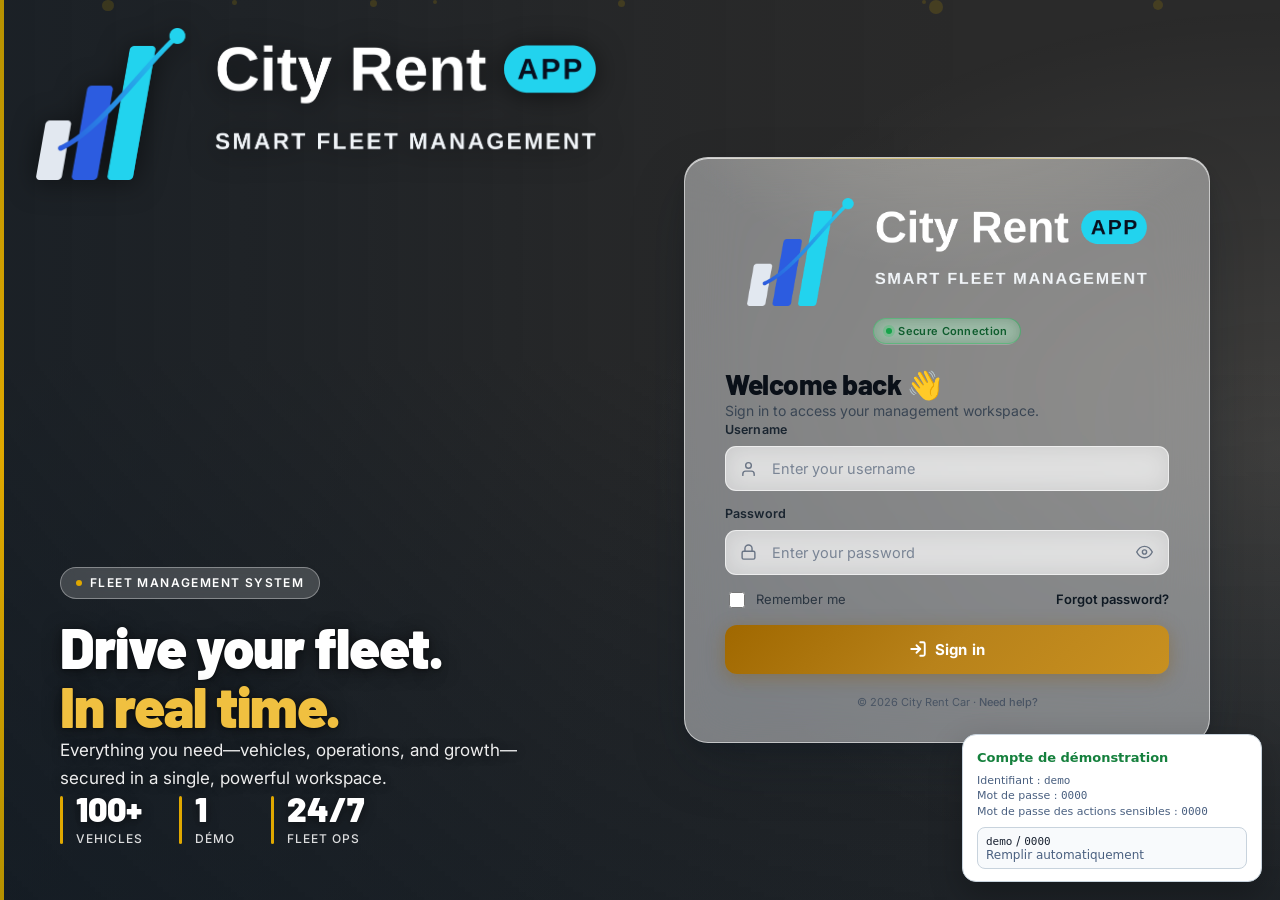
<file: login.html>
<!DOCTYPE html>
<html lang="en">
<head><script src="js/protect.js"></script>
<meta charset="UTF-8"><script src="js/demo-data.js"></script><script src="js/demo-mock.js"></script>
<meta name="viewport" content="width=device-width,initial-scale=1">
<title>City Rent Car — Démo · Sign in</title>
<link rel="icon" type="image/png" href="icon.png">
<link rel="preconnect" href="https://fonts.googleapis.com">
<link rel="preconnect" href="https://fonts.gstatic.com" crossorigin>
<link rel="preconnect" href="https://fonts.googleapis.com">
</head>
<body>
<div id="login-gate">
<style>
  @import url('https://fonts.googleapis.com/css2?family=Inter:wght@300;400;500;600;700&family=Barlow:wght@700;800;900&display=swap');

  #login-gate {
    font-family: 'Inter', system-ui, sans-serif;
    color: #0f1923;
    line-height: 1.5;
    overflow: hidden;
    position: fixed;
    inset: 0;
    z-index: 999999;
    display: flex;
  }
  #login-gate *, #login-gate *::before, #login-gate *::after { box-sizing: border-box; }
  #login-gate h1, #login-gate h2, #login-gate h3, #login-gate p, #login-gate ul, #login-gate ol { margin: 0; }
  #login-gate button { font-family: inherit; cursor: pointer; border: none; }
  #login-gate a { color: inherit; text-decoration: none; }

  /* ── SCENE — plein écran, fond noir de base (fallback) ══ */
  .lg-scene {
    position: fixed;
    inset: 0;
    min-height: 100vh;
    overflow: hidden;
    background: #2a2a2a;
    display: flex;
    width: 100%;
  }

  /* ══ VIDÉO BACKGROUND — fullscreen, muet, loop ══ */
  .lg-video-bg {
    position: absolute;
    inset: 0;
    width: 100%;
    height: 100%;
    object-fit: cover;
    object-position: center;
    z-index: 0;
    will-change: transform;
  }

  /* Overlay doux : assombrir à GAUCHE pour le texte de marque,
     garder le CENTRE-DROIT clair pour voir la vidéo derrière la form */
  .lg-overlay {
    position: absolute;
    inset: 0;
    z-index: 1;
    background:
      /* Gauche plus sombre (lisibilité du headline) */
      linear-gradient(to right,
        rgba(15, 25, 35, 0.55) 0%,
        rgba(15, 25, 35, 0.35) 25%,
        rgba(15, 25, 35, 0.15) 45%,
        rgba(15, 25, 35, 0.05) 60%,
        rgba(15, 25, 35, 0.00) 75%,
        rgba(15, 25, 35, 0.00) 100%
      ),
      /* Bas plus sombre (lisibilité des stats) */
      linear-gradient(to bottom,
        rgba(15, 25, 35, 0.00) 0%,
        rgba(15, 25, 35, 0.00) 40%,
        rgba(15, 25, 35, 0.25) 70%,
        rgba(15, 25, 35, 0.45) 100%
      );
    pointer-events: none;
  }

  /* Particules dorées */
  .lg-particles { position: absolute; inset: 0; overflow: hidden; pointer-events: none; z-index: 2; }
  .lg-particle {
    position: absolute;
    border-radius: 50%;
    background: rgba(182,145,0,0.20);
    animation: lgFloat linear infinite;
  }
  @keyframes lgFloat {
    0%   { transform: translateY(100vh) scale(0); opacity: 0; }
    10%  { opacity: 1; }
    90%  { opacity: 0.5; }
    100% { transform: translateY(-10vh) scale(1); opacity: 0; }
  }

  /* Barre accent gauche */
  .lg-accent-bar {
    position: absolute; top: 0; left: 0;
    width: 4px; height: 100%;
    background: linear-gradient(to bottom, #b69100, #e0a800, #b69100);
    animation: lgBarPulse 3s ease-in-out infinite;
    z-index: 3;
  }
  @keyframes lgBarPulse { 0%,100%{opacity:.6} 50%{opacity:1} }

  /* ══ INNER — flex: brand à gauche, form à droite ══ */
  .lg-inner {
    position: relative;
    z-index: 4;
    display: flex;
    width: 100%;
    min-height: 100vh;
  }

  /* Brand area — gauche */
  .lg-brand-area {
    flex: 1;
    display: flex;
    flex-direction: column;
    justify-content: flex-end;
    padding: 52px 60px;
    position: relative;
    min-width: 0;
  }

  /* LOGO haut-gauche */
  .lg-logo-wrap {
    position: absolute;
    top: 28px;
    left: 36px;
    z-index: 10;
    animation: lgSlideDown 0.7s cubic-bezier(.16,1,.3,1) 0.05s both;
  }
  .lg-logo-img {
    width: min(560px, 82vw);
    height: auto;
    display: block;
    object-fit: contain;
    mix-blend-mode: normal;
    filter: drop-shadow(0 3px 14px rgba(0,0,0,0.55));
  }
  @keyframes lgSlideDown {
    from { opacity: 0; transform: translateY(-20px); }
    to   { opacity: 1; transform: translateY(0); }
  }

  /* Brand content (en bas à gauche) */
  .lg-brand {
    position: relative;
    z-index: 2;
    animation: lgSlideUp 0.8s cubic-bezier(.16,1,.3,1) 0.15s both;
  }
  @keyframes lgSlideUp {
    from { opacity: 0; transform: translateY(28px); }
    to   { opacity: 1; transform: translateY(0); }
  }

  .lg-tagline-badge {
    display: inline-flex;
    align-items: center;
    gap: 8px;
    background: rgba(255, 255, 255, 0.18);
    backdrop-filter: blur(8px);
    -webkit-backdrop-filter: blur(8px);
    border: 1px solid rgba(255, 255, 255, 0.35);
    border-radius: 100px;
    padding: 6px 15px;
    font-size: 12px;
    font-weight: 600;
    color: #ffffff;
    letter-spacing: 1.4px;
    text-transform: uppercase;
    margin-bottom: 18px;
  }
  .lg-tagline-badge::before {
    content: '';
    width: 6px; height: 6px;
    background: #e0a800;
    border-radius: 50%;
    animation: lgBlink 1.4s ease-in-out infinite;
  }
  @keyframes lgBlink { 0%,100%{opacity:1} 50%{opacity:0.25} }

  .lg-headline {
    font-family: 'Barlow', sans-serif;
    font-size: clamp(36px, 4.4vw, 60px);
    font-weight: 900;
    line-height: 1.06;
    letter-spacing: -1px;
    color: #ffffff;
    margin-bottom: 16px;
    text-shadow: 0 2px 18px rgba(0,0,0,0.6), 0 1px 3px rgba(0,0,0,0.4);
  }
  .lg-headline .gold {
    color: #f0c040;
    animation: lgGold 3s ease-in-out infinite;
  }
  @keyframes lgGold {
    0%,100%{text-shadow:0 0 0 rgba(224,168,0,0)}
    50%{text-shadow:0 0 22px rgba(224,168,0,0.6)}
  }

  .lg-sub {
    font-size: 17px;
    color: rgba(255,255,255,0.92);
    max-width: 480px;
    line-height: 1.65;
    margin-bottom: 32px;
    text-shadow: 0 1px 8px rgba(0,0,0,0.5);
  }

  .lg-stats-row { display: flex; gap: 36px; }
  .lg-stat { position: relative; padding-left: 16px; }
  .lg-stat::before {
    content: '';
    position: absolute; left: 0; top: 4px; bottom: 4px;
    width: 3px; background: #e0a800; border-radius: 2px;
  }
  .lg-stat-num {
    font-family: 'Barlow', sans-serif;
    font-size: 34px; font-weight: 900; color: #fff; line-height: 1;
    text-shadow: 0 2px 12px rgba(0,0,0,0.5);
  }
  .lg-stat-lbl {
    font-size: 12px; font-weight: 500;
    color: rgba(255,255,255,0.85);
    text-transform: uppercase; letter-spacing: 1px; margin-top: 4px;
  }

  /* ══ FORM AREA — droite ══ */
  .lg-form-area {
    width: 640px;
    display: flex;
    align-items: center;
    justify-content: flex-end;
    padding: 48px 70px 48px 44px;
    position: relative;
  }
  /* Voile clair très subtil pour aider le card à ressortir si la vidéo est sombre à cet endroit */
  .lg-form-area::before {
    content: '';
    position: absolute;
    inset: 0;
    background: radial-gradient(ellipse at right center, rgba(255, 245, 230, 0.10) 0%, transparent 70%);
    pointer-events: none;
    z-index: 0;
  }

  /* ══ CARD GLASSMORPHISM — claire, vidéo visible derrière ══ */
  .lg-form-card {
    width: 100%;
    max-width: 560px;
    background: rgba(255, 255, 255, 0.42);
    backdrop-filter: blur(28px) saturate(180%);
    -webkit-backdrop-filter: blur(28px) saturate(180%);
    border-radius: 24px;
    padding: 40px 40px 32px;
    box-shadow:
      /* léger highlight interne en haut */
      inset 0 1px 0 rgba(255, 255, 255, 0.7),
      inset 0 -1px 0 rgba(0, 0, 0, 0.04),
      /* ombre principale */
      0 24px 60px -12px rgba(15, 25, 35, 0.35),
      0 8px 20px -4px rgba(15, 25, 35, 0.20);
    border: 1px solid rgba(255, 255, 255, 0.55);
    position: relative;
    z-index: 1;
    animation: lgFadeIn 0.7s cubic-bezier(.16,1,.3,1) 0.1s both;
    overflow: hidden;
  }
  /* Halo lumineux subtil en haut du card (reflet de la lumière de la vidéo) */
  .lg-form-card::before {
    content: '';
    position: absolute;
    top: -40%; left: -20%; right: -20%;
    height: 60%;
    background: radial-gradient(ellipse at center top, rgba(255, 245, 220, 0.35) 0%, transparent 70%);
    pointer-events: none;
    z-index: 0;
  }
  /* Ligne dorée très fine en haut (accent premium) */
  .lg-form-card::after {
    content: '';
    position: absolute;
    top: 0; left: 24px; right: 24px;
    height: 1px;
    background: linear-gradient(90deg, transparent 0%, rgba(196, 154, 0, 0.55) 50%, transparent 100%);
    z-index: 2;
  }
  @keyframes lgFadeIn {
    from { opacity: 0; transform: translateY(16px); }
    to   { opacity: 1; transform: translateY(0); }
  }

  /* En-tête : logo + badge sécurité */
  .lg-card-header {
    display: flex;
    flex-direction: column;
    align-items: center;
    justify-content: center;
    width: 100%;
    margin-bottom: 24px;
    text-align: center;
  }
  .lg-card-logo {
    margin-bottom: 12px;
    display: flex;
    align-items: center;
    justify-content: center;
    width: 100%;
  }
  .lg-card-logo img {
    width: min(400px, 100%);
    height: auto;
    object-fit: contain;
    position: relative;
    z-index: 1;
  }
  .lg-sec-badge {
    display: inline-flex;
    align-items: center;
    gap: 6px;
    background: rgba(34, 197, 94, 0.18);
    backdrop-filter: blur(8px);
    -webkit-backdrop-filter: blur(8px);
    border: 1px solid rgba(34, 197, 94, 0.40);
    border-radius: 100px;
    padding: 4px 12px;
    font-size: 11px;
    font-weight: 600;
    color: #0f5d2e;
    letter-spacing: 0.3px;
    position: relative;
    z-index: 1;
  }
  .lg-sec-badge::before {
    content: '';
    width: 6px; height: 6px;
    background: #16a34a;
    border-radius: 50%;
    box-shadow: 0 0 0 3px rgba(34, 197, 94, 0.25);
  }

  /* Titre & sous-titre */
  .lg-form-title {
    font-family: 'Barlow', sans-serif;
    font-size: 28px;
    font-weight: 800;
    color: #0a1018;
    letter-spacing: -0.5px;
    margin-bottom: 6px;
    line-height: 1.15;
    position: relative;
    z-index: 1;
  }
  .lg-form-sub {
    font-size: 14px;
    color: #3a4654;
    margin-bottom: 24px;
    line-height: 1.5;
    position: relative;
    z-index: 1;
  }

  /* Champs */
  .lg-field { margin-bottom: 14px; position: relative; z-index: 1; }
  .lg-field-label {
    display: block;
    font-size: 12.5px;
    font-weight: 600;
    color: #1a2530;
    margin-bottom: 6px;
    letter-spacing: 0.1px;
  }
  .lg-field-inner {
    position: relative;
    display: block;
    width: 100%;
  }
  .lg-field-icon {
    position: absolute;
    left: 15px;
    top: 50%;
    transform: translateY(-50%);
    color: #6a7585;
    pointer-events: none;
    display: flex;
    align-items: center;
    transition: color 0.2s;
    z-index: 2;
  }
  .lg-field-inner input {
    display: block;
    width: 100%;
    padding: 13px 46px 13px 46px;
    background: rgba(255, 255, 255, 0.55);
    backdrop-filter: blur(12px);
    -webkit-backdrop-filter: blur(12px);
    border: 1.5px solid rgba(255, 255, 255, 0.6);
    border-radius: 11px;
    font-size: 14.5px;
    font-family: inherit;
    color: #0a1018;
    transition: all 0.2s;
    outline: none;
    box-sizing: border-box;
  }
  .lg-field-inner input::placeholder { color: #7a8595; }
  .lg-field-inner input:hover { background: rgba(255, 255, 255, 0.7); }
  .lg-field-inner input:focus {
    background: rgba(255, 255, 255, 0.9);
    border-color: rgba(196, 154, 0, 0.7);
    box-shadow: 0 0 0 3px rgba(196, 154, 0, 0.18);
  }
  .lg-field-inner:focus-within .lg-field-icon { color: #c49a00; }

  .lg-eye-btn {
    position: absolute;
    right: 12px;
    top: 50%;
    transform: translateY(-50%);
    background: none;
    color: #6a7585; padding: 4px;
    display: flex; align-items: center;
    transition: color 0.2s;
    z-index: 2;
  }
  .lg-eye-btn:hover { color: #0a1018; }

  /* Options : remember + forgot */
  .lg-form-options {
    display: flex;
    align-items: center;
    justify-content: space-between;
    margin: 4px 0 14px;
    position: relative;
    z-index: 1;
  }
  .lg-remember {
    display: inline-flex;
    align-items: center;
    gap: 8px;
    font-size: 13px;
    color: #2a3540;
    cursor: pointer;
    user-select: none;
  }
  .lg-remember input[type="checkbox"] {
    width: 16px; height: 16px;
    accent-color: #c49a00;
    cursor: pointer;
  }
  .lg-forgot {
    font-size: 13px;
    font-weight: 600;
    color: #8a5a00;
    transition: color 0.2s;
  }
  .lg-forgot:hover { color: #5a3a00; text-decoration: underline; }

  /* Erreur */
  .lg-error-msg {
    min-height: 20px;
    font-size: 12.5px;
    font-weight: 500;
    color: #b91c1c;
    margin: 0 0 6px;
    display: flex;
    align-items: center;
    gap: 6px;
    position: relative;
    z-index: 1;
  }
  .lg-error-msg:empty { display: none; }

  /* Bouton principal */
  .lg-submit-btn {
    width: 100%;
    padding: 15px;
    background: linear-gradient(135deg, #a06800 0%, #b8821a 50%, #c89020 100%);
    border-radius: 12px;
    color: #fff;
    font-weight: 700;
    font-size: 15px;
    font-family: inherit;
    letter-spacing: 0.2px;
    position: relative;
    overflow: hidden;
    transition: transform 0.2s, box-shadow 0.2s;
    box-shadow: 0 4px 18px rgba(140, 90, 0, 0.35);
    display: flex;
    align-items: center;
    justify-content: center;
    gap: 8px;
    z-index: 1;
  }
  .lg-submit-btn::before {
    content:'';
    position:absolute; top:0; left:-100%; width:55%; height:100%;
    background:linear-gradient(90deg, transparent, rgba(255,255,255,0.22), transparent);
    animation: lgShine 2.5s ease-in-out infinite;
  }
  @keyframes lgShine { 0%{left:-100%} 50%,100%{left:150%} }
  .lg-submit-btn:hover { transform:translateY(-2px); box-shadow:0 10px 28px rgba(196,125,0,0.55); }
  .lg-submit-btn:active { transform:translateY(0); }
  .lg-submit-btn:disabled { opacity:0.75; cursor:wait; transform:none; }

  .lg-submit-btn .lg-btn-loader {
    width: 16px; height: 16px;
    border: 2px solid rgba(255,255,255,0.35);
    border-top-color: #fff;
    border-radius: 50%;
    animation: lgSpin 0.7s linear infinite;
    display: none;
  }
  .lg-submit-btn.loading .lg-btn-text { opacity: 0.7; }
  .lg-submit-btn.loading .lg-btn-loader { display: block; }
  @keyframes lgSpin { to { transform: rotate(360deg); } }

  /* Divider */
  .lg-form-divider {
    display: flex;
    align-items: center;
    gap: 12px;
    margin: 22px 0 14px;
    color: #4a5564;
    font-size: 10.5px;
    font-weight: 700;
    text-transform: uppercase;
    letter-spacing: 1.3px;
    position: relative;
    z-index: 1;
  }
  .lg-form-divider::before,
  .lg-form-divider::after {
    content: '';
    flex: 1;
    height: 1px;
    background: rgba(15, 25, 35, 0.18);
  }

  /* Cartes de rôles */
  .lg-form-roles {
    display: grid;
    grid-template-columns: repeat(3, 1fr);
    gap: 8px;
    position: relative;
    z-index: 1;
  }
  .lg-role {
    display: flex;
    flex-direction: column;
    align-items: center;
    justify-content: center;
    gap: 4px;
    padding: 11px 6px;
    background: rgba(255, 255, 255, 0.45);
    backdrop-filter: blur(8px);
    -webkit-backdrop-filter: blur(8px);
    border: 1px solid rgba(255, 255, 255, 0.55);
    border-radius: 10px;
    font-size: 11.5px;
    font-weight: 600;
    color: #2a3540;
    text-align: center;
    transition: all 0.2s;
  }
  .lg-role:hover {
    background: rgba(255, 255, 255, 0.75);
    border-color: rgba(196, 154, 0, 0.6);
    transform: translateY(-1px);
  }
  .lg-role-icon { font-size: 18px; line-height: 1; }

  /* Footer */
  .lg-form-footer {
    text-align: center;
    margin-top: 20px;
    font-size: 11px;
    color: #4a5564;
    line-height: 1.5;
    position: relative;
    z-index: 1;
  }
  .lg-form-footer a {
    color: #2a3540;
    font-weight: 500;
    transition: color 0.2s;
  }
  .lg-form-footer a:hover { color: #8a5a00; }

  /* ── RESPONSIVE ── */
  @media (max-width: 1024px) {
    .lg-form-area { width: 460px; padding: 40px 28px; }
    .lg-brand-area { padding: 52px 40px; }
  }
  @media (max-width: 900px) {
    .lg-inner { flex-direction: column; }
    .lg-brand-area { display: none; }
    .lg-form-area {
      width: 100%;
      padding: 28px 18px;
    }
  }
  @media (max-width: 480px) {
    .lg-form-card { padding: 30px 22px 24px; border-radius: 18px; }
    .lg-form-title { font-size: 24px; }
  }
</style>

<div class="lg-scene">

  <!-- ══ Vidéo background — soie → voiture reveal ══ -->
  <video class="lg-video-bg" autoplay muted loop playsinline preload="auto" poster="">
    <source src="login-bg.mp4" type="video/mp4">
  </video>

  <!-- Overlay doux pour lisibilité -->
  <div class="lg-overlay"></div>

  <!-- Particules dorées -->
  <div class="lg-particles" id="lg-particles"></div>

  <!-- Barre accent gauche -->
  <div class="lg-accent-bar"></div>

  <div class="lg-inner">

    <!-- ══ LEFT — Brand area ══ -->
    <div class="lg-brand-area">

      <div class="lg-logo-wrap">
        <img class="lg-logo-img" src="logo-light.png" alt="City Rent Car" onerror="this.style.display='none'">
      </div>

      <div class="lg-brand">
        <div class="lg-tagline-badge">Fleet Management System</div>
        <h1 class="lg-headline">
          Drive your fleet.<br>
          <span class="gold">In real time.</span>
        </h1>
        <p class="lg-sub">
          Everything you need—vehicles, operations, and growth—<br>
          secured in a single, powerful workspace.
        </p>
        <div class="lg-stats-row">
          <div class="lg-stat">
            <div class="lg-stat-num">100+</div>
            <div class="lg-stat-lbl">Vehicles</div>
          </div>
          <div class="lg-stat">
            <div class="lg-stat-num">1</div>
            <div class="lg-stat-lbl">Démo</div>
          </div>
          <div class="lg-stat">
            <div class="lg-stat-num">24/7</div>
            <div class="lg-stat-lbl">Fleet Ops</div>
          </div>
        </div>
      </div>
    </div>

    <!-- ══ RIGHT — Form area ══ -->
    <div class="lg-form-area">
      <div class="lg-form-card">

        <div class="lg-card-header">
          <div class="lg-card-logo">
            <img src="logo-light.png" alt="City Rent Car" onerror="this.style.display='none'">
          </div>
          <span class="lg-sec-badge">Secure Connection</span>
        </div>

        <h2 class="lg-form-title">Welcome back 👋</h2>
        <p class="lg-form-sub">Sign in to access your management workspace.</p>

        <!-- Username -->
        <div class="lg-field">
          <label class="lg-field-label" for="login-username">Username</label>
          <div class="lg-field-inner">
            <span class="lg-field-icon">
              <svg width="17" height="17" viewBox="0 0 24 24" fill="none" stroke="currentColor" stroke-width="2" stroke-linecap="round" stroke-linejoin="round">
                <path d="M20 21v-2a4 4 0 0 0-4-4H8a4 4 0 0 0-4 4v2"/><circle cx="12" cy="7" r="4"/>
              </svg>
            </span>
            <input id="login-username" type="text" placeholder="Enter your username"
              autocomplete="username"
              onkeydown="if(event.key==='Enter'){document.getElementById('login-password').focus()}">
          </div>
        </div>

        <!-- Password -->
        <div class="lg-field">
          <label class="lg-field-label" for="login-password">Password</label>
          <div class="lg-field-inner">
            <span class="lg-field-icon">
              <svg width="17" height="17" viewBox="0 0 24 24" fill="none" stroke="currentColor" stroke-width="2" stroke-linecap="round" stroke-linejoin="round">
                <rect x="3" y="11" width="18" height="11" rx="2"/><path d="M7 11V7a5 5 0 0 1 10 0v4"/>
              </svg>
            </span>
            <input id="login-password" type="password" placeholder="Enter your password"
              autocomplete="current-password"
              onkeydown="if(event.key==='Enter'){doLogin()}">
            <button type="button" class="lg-eye-btn" id="login-toggle-pass" aria-label="Show password" data-lg-action="toggle-password">
              <svg width="17" height="17" viewBox="0 0 24 24" fill="none" stroke="currentColor" stroke-width="2" stroke-linecap="round" stroke-linejoin="round">
                <path d="M1 12s4-8 11-8 11 8 11 8-4 8-11 8-11-8-11-8z"/><circle cx="12" cy="12" r="3"/>
              </svg>
            </button>
          </div>
        </div>

        <!-- Options : remember + forgot -->
        <div class="lg-form-options">
          <label class="lg-remember">
            <input type="checkbox" id="login-remember">
            <span>Remember me</span>
          </label>
          <a href="#" class="lg-forgot" data-lg-action="prevent-default">Forgot password?</a>
        </div>

        <div id="login-error" class="lg-error-msg"></div>

        <button type="button" class="lg-submit-btn" id="login-btn" data-lg-action="do-login">
          <svg width="18" height="18" viewBox="0 0 24 24" fill="none" stroke="currentColor" stroke-width="2.5" stroke-linecap="round" stroke-linejoin="round">
            <path d="M15 3h4a2 2 0 0 1 2 2v14a2 2 0 0 1-2 2h-4"/><polyline points="10 17 15 12 10 7"/><line x1="15" y1="12" x2="3" y2="12"/>
          </svg>
          <span class="lg-btn-text">Sign in</span>
          <span class="lg-btn-loader"></span>
        </button>

        <div class="lg-form-footer">
          © 2026 City Rent Car · <a href="#" data-lg-action="prevent-default">Need help?</a>
        </div>
      </div>
    </div>

  </div>
</div>
</div>

<script>
  function lgTogglePass(){
    var p = document.getElementById('login-password');
    var btn = document.getElementById('login-toggle-pass');
    var show = p.type === 'text';
    p.type = show ? 'password' : 'text';
    btn.innerHTML = show
      ? '<svg width="17" height="17" viewBox="0 0 24 24" fill="none" stroke="currentColor" stroke-width="2" stroke-linecap="round" stroke-linejoin="round"><path d="M1 12s4-8 11-8 11 8 11 8-4 8-11 8-11-8-11-8z"/><circle cx="12" cy="12" r="3"/></svg>'
      : '<svg width="17" height="17" viewBox="0 0 24 24" fill="none" stroke="currentColor" stroke-width="2" stroke-linecap="round" stroke-linejoin="round"><path d="M17.94 17.94A10.07 10.07 0 0 1 12 20c-7 0-11-8-11-8a18.45 18.45 0 0 1 5.06-5.94M9.9 4.24A9.12 9.12 0 0 1 12 4c7 0 11 8 11 8a18.5 18.5 0 0 1-2.16 3.19m-6.72-1.07a3 3 0 1 1-4.24-4.24"/><line x1="1" y1="1" x2="23" y2="23"/></svg>';
  }

  // Loader sur le bouton pendant la connexion
  (function(){
    var btn = document.getElementById('login-btn');
    if(!btn) return;
    window.addEventListener('pageshow', function(){
      btn.classList.remove('loading');
      btn.disabled = false;
    });
    setInterval(function(){
      if (btn.disabled && !btn.classList.contains('loading')) {
        btn.classList.add('loading');
      } else if (!btn.disabled && btn.classList.contains('loading')) {
        btn.classList.remove('loading');
      }
    }, 120);
  })();

  (function(){
    var c = document.getElementById('lg-particles');
    if(!c) return;
    for(var i=0;i<8;i++){
      var p = document.createElement('div');
      p.className='lg-particle';
      var size=Math.random()*10+4;
      p.style.cssText='width:'+size+'px;height:'+size+'px;left:'+(Math.random()*100)+'%;animation-duration:'+(Math.random()*12+8)+'s;animation-delay:'+(Math.random()*10)+'s;';
      c.appendChild(p);
    }
  })();
</script>
<script>
  // ── Délégation d'événements (2026-08) — données-lg-action ──
  document.addEventListener('click', function(e){
    let btn = e.target.closest('[data-lg-action]');
    if(!btn) return;
    let action = btn.dataset.lgAction;

    if(action === 'toggle-password'){
      e.preventDefault();
      if(typeof lgTogglePass === 'function') lgTogglePass();
    }
    else if(action === 'do-login'){
      e.preventDefault();
      if(typeof doLogin === 'function') doLogin();
    }
    else if(action === 'prevent-default'){
      e.preventDefault();
    }
  });

  // ── doLogin — version autonome pour login.html (page séparée) ──
  function doLogin(){
    let username = (document.getElementById('login-username').value || '').trim();
    let password = document.getElementById('login-password').value || '';
    let btn = document.getElementById('login-btn');
    if(!username || !password){
      document.getElementById('login-error').textContent = 'Merci de remplir les 2 champs.';
      return;
    }
    if(btn){ btn.disabled = true; btn.textContent = 'Signing you in...'; }
    fetch('/api/login', {
      method: 'POST',
      headers: { 'Content-Type': 'application/json' },
      body: JSON.stringify({ username, password })
    })
    .then(r => r.json())
    .then(r => {
      if(btn){ btn.disabled = false; btn.textContent = 'Sign in to City'; }
      if(r.ok){
        let auth = { token: r.token, username: r.username, branches: r.branches, isAdmin: r.isAdmin };
        try { localStorage.setItem('fleetpro_auth', JSON.stringify(auth)); } catch(e){}
        window.location.href = 'app.html';
      } else {
        document.getElementById('login-error').textContent = r.error || 'Identifiants invalides.';
      }
    })
    .catch(() => {
      if(btn){ btn.disabled = false; btn.textContent = 'Sign in to City'; }
      document.getElementById('login-error').textContent = '⚠️ Serveur inaccessible.';
    });
  }

  // Si un token valide existe déjà, on renvoie direct vers l'app.
  (function(){
    try {
      let raw = localStorage.getItem('fleetpro_auth');
      if(raw){
        let saved = JSON.parse(raw);
        if(saved && saved.token){ window.location.href = 'app.html'; }
      }
    } catch(e){}
  })();
</script>
</body>
</html>
</file>
<file: css/theme.css>
/* theme.css — variables CSS (clair / sombre) — extrait de app.html lignes 10-31 */
/* ═══════════════════════════════════════════════════════════════════════════════
   ═ DESIGN SYSTEM — Colors, Typography, Fonts, Root Variables
   ═══════════════════════════════════════════════════════════════════════════════ */
*{box-sizing:border-box;margin:0;padding:0}
:root{
  --bg:#f0f4f8;--s1:#ffffff;--s2:#e8edf2;--s3:#dde3ea;
  --border:#c8d3dd;--border2:#a0b0c0;
  --green:#16a34a;--green2:#22c55e;--green3:#15803d;
  --red:#dc2626;--red2:#ef4444;
  --yellow:#d97706;--blue:#2563eb;--purple:#7c3aed;
  --text:#1a2332;--muted:#4a6080;--dim:#8aa0b8;
  --font:'Plus Jakarta Sans','IBM Plex Sans',sans-serif;--mono:'IBM Plex Mono',monospace;
  --radius:10px;--radius-lg:14px;
  --shadow-sm:0 1px 3px rgba(0,0,0,.06),0 1px 2px rgba(0,0,0,.04);
  --shadow-md:0 4px 12px rgba(0,0,0,.08),0 2px 4px rgba(0,0,0,.04);
  --shadow-lg:0 10px 30px rgba(0,0,0,.12),0 4px 8px rgba(0,0,0,.06);
  --sidebar-w:230px;
  --green-grad:linear-gradient(135deg,#15803d,#22c55e);
}
body{font-family:var(--font);background:var(--bg);color:var(--text);min-height:100vh;font-size:14px;transition:background .3s,color .3s}
body.dark{
  --bg:#0a0f0d;--s1:#111914;--s2:#182019;--s3:#1f2b20;
  --border:#2a3a2b;--border2:#3a4f3b;
  --green:#4ade80;--green2:#22c55e;--green3:#16a34a;
  --red:#f87171;--red2:#ef4444;
  --yellow:#fbbf24;--blue:#60a5fa;--purple:#a78bfa;
  --text:#e8f5e9;--muted:#6b8f6c;--dim:#3d5c3e;
}
</file>
<file: css/main.css>
/* main.css — layout, composants, tableaux, modales, badges, dark mode overrides */
/* Extrait de app.html : bloc principal lignes 32-1461 */
/* Dark mode overrides divers (badges déplacés à côté de leur version de base, cf. ligne ~134) */
body.dark .alert-red{background:rgba(239,68,68,.08);border-color:rgba(239,68,68,.2)}
body.dark .alert-yellow{background:rgba(251,191,36,.08);border-color:rgba(251,191,36,.2)}
body.dark tr:hover td{background:rgba(74,222,128,.03)}
body.dark .nav-item.active{background:rgba(74,222,128,.06)}
body.dark .filter-chip.on{background:rgba(74,222,128,.1)}
body.dark .payment-method-card:hover{background:rgba(74,222,128,.05)}
body.dark .payment-method-card.selected{background:rgba(74,222,128,.1)}

/* ═══════════════════════════════════════════════════════════════════════════════
   ═ LAYOUT — Shell, TopBar, Sidebar, Main Area
   ═══════════════════════════════════════════════════════════════════════════════ */
.theme-toggle{
  display:flex;align-items:center;justify-content:center;
  width:38px;height:38px;border-radius:50%;
  border:1.5px solid var(--border2);background:var(--s2);
  cursor:pointer;transition:transform .25s, box-shadow .25s, background .25s, color .25s, border-color .25s;flex-shrink:0;margin-left:4px;
}
.theme-toggle:hover{border-color:var(--green);background:var(--s3);transform:scale(1.1)}
.theme-toggle svg{width:20px;height:20px;transition:transform .4s}
.theme-toggle:hover svg{transform:rotate(20deg)}
.shell.sidebar-collapsed .sidebar{width:0!important;min-width:0!important;opacity:0;padding:0;border-right:none;pointer-events:none}
.topbar{grid-column:1/-1;display:flex;align-items:center;gap:12px;padding:6px 20px;background:var(--s1);border-bottom:2px solid var(--border);position:sticky;top:0;z-index:200;flex-shrink:0;box-shadow:0 4px 16px rgba(0,0,0,.06);min-height:68px}
.topbar-section{display:flex;align-items:center;gap:12px;flex-shrink:0}
.topbar-stat-card{display:flex;align-items:center;gap:10px;background:linear-gradient(135deg,var(--s1),var(--s2));border:1.5px solid var(--border);border-radius:12px;padding:10px 14px;box-shadow:0 2px 8px rgba(0,0,0,.04);transition:transform .2s, box-shadow .2s, background .2s, color .2s, border-color .2s;cursor:default;height:52px}
.topbar-stat-card:hover{border-color:var(--border2);box-shadow:0 4px 12px rgba(0,0,0,.08)}
.topbar-stat-icon{width:32px;height:32px;display:flex;align-items:center;justify-content:center;border-radius:8px;flex-shrink:0}
.topbar-stat-card.blue .topbar-stat-icon{background:rgba(37,99,235,.12);color:#2563eb}
.topbar-stat-card.amber .topbar-stat-icon{background:rgba(245,158,11,.12);color:#f59e0b}
.topbar-stat-card.red .topbar-stat-icon{background:rgba(239,68,68,.12);color:#ef4444}
body.dark .topbar-stat-card.blue .topbar-stat-icon{background:rgba(96,165,250,.15)}
body.dark .topbar-stat-card.amber .topbar-stat-icon{background:rgba(251,191,36,.15)}
body.dark .topbar-stat-card.red .topbar-stat-icon{background:rgba(248,113,113,.15)}
.topbar-stat-info{display:flex;flex-direction:column;gap:2px;font-size:.85rem}
.topbar-stat-label{font-size:.65rem;font-weight:700;text-transform:uppercase;letter-spacing:.8px;color:var(--dim)}
.topbar-stat-val{font-family:var(--mono);font-size:1.25rem;font-weight:700;color:var(--text)}
.logo{font-family:var(--mono);font-size:1.1rem;font-weight:600;color:var(--green);letter-spacing:-1px;margin-right:auto}
.logo span{color:var(--text)}
.top-stat{display:flex;flex-direction:column;align-items:center;padding:0 16px}
.top-stat-label{font-size:.65rem;color:var(--muted);text-transform:uppercase;letter-spacing:.8px}
.top-stat-val{font-family:var(--mono);font-size:.9rem;font-weight:600}
.top-date{font-family:var(--mono);font-size:.75rem;color:var(--muted);padding-left:16px;border-left:1px solid var(--border)}
.sidebar{background:var(--s1);border-right:1px solid var(--border);padding:10px 0 0 0;display:flex;flex-direction:column;height:100%;overflow-y:auto}
.sidebar-scroll{flex:1}

/* ═══════════════════════════════════════════════════════════════════════════════
   ═ SIDEBAR — Sections, Navigation, Tools
   ═══════════════════════════════════════════════════════════════════════════════ */
.tools-section{padding:12px 14px 16px;border-top:1px solid var(--border);display:flex;flex-direction:column;gap:8px;flex-shrink:0}
.tools-label{font-size:.6rem;text-transform:uppercase;letter-spacing:1.2px;color:var(--dim);margin-bottom:4px}
.tools-btn{display:flex;align-items:center;gap:9px;width:100%;padding:9px 14px;border-radius:8px;border:1px solid var(--border2);cursor:pointer;font-family:var(--font);font-size:.82rem;font-weight:600;transition:transform .18s, box-shadow .18s, background .18s, color .18s, border-color .18s;background:var(--s2);color:var(--muted)}
.tools-btn:hover{background:var(--s3);color:var(--text);border-color:var(--green)}
.tools-btn-save{border-color:var(--green3);color:var(--green3);background:rgba(22,163,74,.06)}
.tools-btn-save:hover{background:rgba(22,163,74,.14);border-color:var(--green2);color:var(--green)}
.tools-btn-undo{border-color:var(--yellow);color:var(--yellow);background:rgba(217,119,6,.06)}
body.dark .tools-btn-undo{background:rgba(251,191,36,.05)}
.tools-btn-undo:hover:not([disabled]){background:rgba(217,119,6,.14);color:var(--yellow)}
.tools-btn[disabled]{opacity:.32;cursor:not-allowed;pointer-events:none}
.tools-btn svg{width:15px;height:15px;flex-shrink:0}
.sidebar-section{margin-bottom:16px;padding:0 10px}
.sidebar-label{font-size:.6rem;text-transform:uppercase;letter-spacing:1.2px;color:var(--dim);padding:0 6px;margin-bottom:6px}
.nav-item{display:flex;align-items:center;gap:9px;padding:9px 16px;cursor:pointer;color:var(--muted);transition:transform .18s cubic-bezier(.4,0,.2,1), box-shadow .18s cubic-bezier(.4,0,.2,1), background .18s cubic-bezier(.4,0,.2,1), color .18s cubic-bezier(.4,0,.2,1), border-color .18s cubic-bezier(.4,0,.2,1);font-size:.82rem;font-weight:600;width:100%;background:var(--s2);border:1.5px solid transparent;border-radius:50px;font-family:var(--font);text-align:left;margin-bottom:5px;box-shadow:0 1px 3px rgba(0,0,0,.06);}
.nav-item:hover{color:var(--text);background:var(--s3);transform:translateX(3px);box-shadow:0 3px 10px rgba(0,0,0,.1);}
.nav-item.active{font-weight:700;color:#fff;border-color:transparent;}
body.dark .nav-item:hover{background:var(--s3);}
body.dark .nav-item.active{color:#fff;}
.nav-icon{font-size:1rem;width:20px;text-align:center}
.nav-badge{margin-left:auto;background:var(--red2);color:#fff;font-size:.6rem;padding:2px 6px;border-radius:10px;font-weight:600}
.main{overflow-y:auto;overflow-x:hidden;background:var(--bg);height:100%;min-width:0}

/* ═══════════════════════════════════════════════════════════════════════════════
   ═ PAGE STRUCTURE — Page Containers, Animations, Headers
   ═══════════════════════════════════════════════════════════════════════════════ */
@keyframes rowBlink{0%,100%{background:transparent}25%,75%{background:rgba(251,191,36,.18)}}
.row-blink{animation:rowBlink 1s ease 3!important}
.page{display:none;padding:24px;animation:fadeIn .2s ease}
.page.show{display:block;contain:layout style}
@keyframes fadeIn{from{opacity:0;transform:translateY(8px)}to{opacity:1;transform:translateY(0)}}
.page-header{display:flex;align-items:center;justify-content:space-between;margin-bottom:24px}
.page-title{font-size:1.6rem;font-weight:700;letter-spacing:-.5px}
.page-title small{font-family:var(--mono);font-size:.75rem;color:var(--muted);font-weight:400;margin-left:8px}

/* ═══════════════════════════════════════════════════════════════════════════════
   ═ BUTTONS
   ═══════════════════════════════════════════════════════════════════════════════ */
.btn{display:inline-flex;align-items:center;gap:6px;padding:8px 16px;border-radius:6px;border:none;cursor:pointer;font-family:var(--font);font-size:.82rem;font-weight:500;transition:transform .15s}
.btn-primary{background:var(--green3);color:#fff;transition:transform .15s, box-shadow .15s, background .15s, color .15s, border-color .15s}
.btn-primary:hover{background:var(--green2)}
.btn-ghost{background:transparent;border:1px solid var(--border2);color:var(--muted)}
.btn-ghost:hover{border-color:var(--green);color:var(--green)}
.btn-delete{color:#f87171 !important;border-color:#f87171 !important}
.btn-delete:hover{background:rgba(248,113,113,.1) !important;border-color:#f87171 !important;color:#f87171 !important}

/* ═══════════════════════════════════════════════════════════════════════════════
   ═ STAT CARDS & STATS
   ═══════════════════════════════════════════════════════════════════════════════ */
.stats-row{display:grid;grid-template-columns:repeat(auto-fit,minmax(160px,1fr));gap:12px;margin-bottom:24px}
.stat-card{background:var(--s1);border:1px solid var(--border);border-radius:10px;padding:16px;position:relative;overflow:hidden}
.stat-card::after{content:'';position:absolute;top:0;left:0;right:0;height:2px}
.stat-card.green::after{background:var(--green)}
.stat-card.red::after{background:var(--red2)}
.stat-card.yellow::after{background:var(--yellow)}
.stat-card.blue::after{background:var(--blue)}
.stat-card.purple::after{background:var(--purple)}
.stat-label{font-size:.7rem;text-transform:uppercase;letter-spacing:.8px;color:var(--muted);margin-bottom:8px}
.stat-val{font-family:var(--mono);font-size:1.6rem;font-weight:600;line-height:1}

/* ═══════════════════════════════════════════════════════════════════════════════
   ═ TABLES — Structure, Headers, Rows, Scrolling
   ═══════════════════════════════════════════════════════════════════════════════ */
.table-wrap{background:var(--s1);border:1px solid var(--border);border-radius:10px;overflow:auto;margin-bottom:20px}
.table-top{display:flex;align-items:center;gap:12px;padding:12px 16px;border-bottom:1px solid var(--border)}
.table-top h3{font-size:.85rem;font-weight:600;flex:1}
.search-input{background:var(--s2);border:1px solid var(--border);color:var(--text);padding:6px 12px;border-radius:6px;font-family:var(--font);font-size:.8rem;outline:none;width:200px}
.search-input:focus{border-color:var(--green)}
table{width:100%;border-collapse:collapse}
thead{background:var(--s2)}
th{padding:8px 10px;text-align:left;font-size:12px;font-weight:600;text-transform:uppercase;letter-spacing:.6px;color:var(--muted);border-bottom:1px solid var(--border);white-space:nowrap}
td{padding:8px 10px;font-size:12.5px;border-bottom:1px solid var(--border);vertical-align:middle;white-space:nowrap}
tr:last-child td{border-bottom:none}
tr:hover td{background:rgba(22,163,74,.04)}

/* ═══════════════════════════════════════════════════════════════════════════════
   ═ BADGES — Status Indicators
   ═══════════════════════════════════════════════════════════════════════════════ */
.badge{display:inline-flex;align-items:center;gap:4px;padding:3px 9px;border-radius:4px;font-size:.78rem;font-weight:600}
.badge-green{background:rgba(22,163,74,.12);color:#15803d;border:1px solid rgba(22,163,74,.25)}
.badge-red{background:rgba(220,38,38,.12);color:#dc2626;border:1px solid rgba(220,38,38,.25)}
.badge-yellow{background:rgba(217,119,6,.12);color:#d97706;border:1px solid rgba(217,119,6,.25)}
.badge-blue{background:rgba(37,99,235,.12);color:#2563eb;border:1px solid rgba(37,99,235,.25)}
.badge-purple{background:rgba(124,58,237,.12);color:#7c3aed;border:1px solid rgba(124,58,237,.25)}
body.dark .badge-green{background:rgba(74,222,128,.15);color:#4ade80;border-color:rgba(74,222,128,.2)}
body.dark .badge-red{background:rgba(248,113,113,.15);color:#f87171;border-color:rgba(248,113,113,.2)}
body.dark .badge-yellow{background:rgba(251,191,36,.15);color:#fbbf24;border-color:rgba(251,191,36,.2)}
body.dark .badge-blue{background:rgba(96,165,250,.15);color:#60a5fa;border-color:rgba(96,165,250,.2)}
body.dark .badge-purple{background:rgba(167,139,250,.15);color:#a78bfa;border-color:rgba(167,139,250,.2)}
.badge-pink{background:rgba(219,39,119,.15);color:#db2777;border:1px solid rgba(219,39,119,.25)}
.badge-gray{background:var(--s3);color:var(--muted);border:1px solid var(--border)}

/* ═══════════════════════════════════════════════════════════════════════════════
   ═ CHARTS & METRICS — KM Bar, Edit Input
   ═══════════════════════════════════════════════════════════════════════════════ */
.km-bar-wrap{display:flex;align-items:center;gap:8px;min-width:120px}
.km-bar{flex:1;height:4px;background:var(--s3);border-radius:2px;overflow:hidden}
.km-bar-fill{height:100%;border-radius:2px}
.km-pct{font-family:var(--mono);font-size:.82rem;color:var(--muted);width:36px;text-align:right}
.edit-input{width:100%;background:rgba(255,255,255,0.05);border:1px solid var(--green);border-radius:4px;color:var(--text);padding:4px 6px;font-size:13px}
.overlay{position:fixed;inset:0;background:rgba(0,0,0,.7);z-index:200;display:none;align-items:center;justify-content:center;padding:20px}
.overlay.show{display:flex}
.modal{background:var(--s1);border:1px solid var(--border2);border-radius:14px;width:100%;max-width:560px;max-height:90vh;overflow-y:auto}
.modal-header{display:flex;align-items:center;justify-content:space-between;padding:18px 20px;border-bottom:1px solid var(--border)}
.modal-title{font-size:1rem;font-weight:600}
.modal-close{background:none;border:none;color:var(--muted);font-size:1.3rem;cursor:pointer;padding:4px}
.modal-body{padding:20px}
.modal-footer{padding:16px 20px;border-top:1px solid var(--border);display:flex;gap:8px;justify-content:flex-end}
.form-grid{display:grid;grid-template-columns:1fr 1fr;gap:12px}
.form-group{display:flex;flex-direction:column;gap:5px}
.form-group.full{grid-column:1/-1}
.form-group label{font-size:.72rem;color:var(--muted);text-transform:uppercase;letter-spacing:.5px}
.form-group input,.form-group select,.form-group textarea{background:var(--s2);border:1px solid var(--border);color:var(--text);padding:9px 12px;border-radius:6px;font-family:var(--font);font-size:.85rem;outline:none}
.day-block{
  background:var(--s1);
  border:1px solid var(--border);
  border-radius:14px;
  margin-bottom:18px;
  overflow:hidden;
  box-shadow:0 2px 12px rgba(0,0,0,.06);
  transition:transform .25s cubic-bezier(.4,0,.2,1), box-shadow .25s cubic-bezier(.4,0,.2,1), background .25s cubic-bezier(.4,0,.2,1), color .25s cubic-bezier(.4,0,.2,1), border-color .25s cubic-bezier(.4,0,.2,1)
}
.day-block:hover{
  box-shadow:0 8px 24px rgba(22,163,74,.1);
  border-color:var(--green)
}
.day-header{
  display:flex;
  align-items:center;
  gap:14px;
  padding:16px 20px;
  background:linear-gradient(90deg, rgba(22,163,74,.06) 0%, transparent 100%);
  border-bottom:1px solid var(--border);
  cursor:pointer;
  user-select:none;
  transition:background .2s
}
.day-header:hover{background:linear-gradient(90deg, rgba(22,163,74,.1) 0%, transparent 100%)}
.day-label{
  font-family:var(--mono);
  font-size:13px;
  font-weight:700;
  color:var(--green);
  display:flex;align-items:center;gap:6px
}
.day-label::before{content:'📅';font-size:1rem}
.day-count{
  font-size:.82rem;
  color:var(--text);
  margin-left:auto;
  background:linear-gradient(135deg, var(--s2) 0%, var(--s3) 100%);
  padding:6px 14px;
  border-radius:20px;
  border:1px solid var(--border);
  font-weight:600
}
.day-chevron{
  color:var(--muted);
  transition:transform .25s cubic-bezier(.4,0,.2,1);
  font-size:.8rem
}
.day-block.collapsed .day-chevron{transform:rotate(-90deg)}
.day-block.collapsed .day-table{display:none}
.day-table table{width:100%;border-collapse:collapse}
.day-table thead th{
  background:linear-gradient(135deg, var(--s2) 0%, var(--s3) 100%);
  color:var(--muted);
  font-size:.68rem;
  font-weight:700;
  text-transform:uppercase;
  letter-spacing:.6px;
  padding:12px 10px;
  border-bottom:2px solid var(--border);
  white-space:nowrap
}
.day-table tbody tr{transition:background .15s}
.day-table tbody tr:hover{background:rgba(22,163,74,.04);border-left:3px solid var(--green)}
.day-table tbody tr:nth-child(even){background:rgba(0,0,0,.015)}
.day-table tbody td{
  padding:11px 10px;
  font-size:.83rem;
  border-bottom:1px solid var(--border);
  vertical-align:middle
}
.day-table tbody tr:last-child td{border-bottom:none}
.pay-grid{display:grid;grid-template-columns:repeat(auto-fit,minmax(260px,1fr));gap:16px;margin-bottom:28px}
.pay-card{
  background:linear-gradient(135deg, var(--s1) 0%, var(--s2) 100%);
  border:1px solid var(--border);
  border-radius:12px;
  padding:24px;
  box-shadow:0 2px 12px rgba(0,0,0,.08);
  transition:transform .25s cubic-bezier(.4,0,.2,1), box-shadow .25s cubic-bezier(.4,0,.2,1), background .25s cubic-bezier(.4,0,.2,1), color .25s cubic-bezier(.4,0,.2,1), border-color .25s cubic-bezier(.4,0,.2,1);
  position:relative;
  overflow:hidden
}
.pay-card::before{
  content:'';position:absolute;top:0;right:0;width:60px;height:60px;
  background:radial-gradient(circle,rgba(34,197,94,.08) 0%,transparent 70%);
  border-radius:50%;pointer-events:none
}
.pay-card:hover{
  transform:translateY(-4px);
  box-shadow:0 8px 24px rgba(0,0,0,.12);
  border-color:var(--green)
}
.pay-card h4{
  font-size:.7rem;text-transform:uppercase;letter-spacing:1.2px;
  color:var(--dim);margin-bottom:16px;font-weight:700;display:flex;align-items:center;gap:8px
}
.pay-row{
  display:flex;justify-content:space-between;align-items:center;
  font-size:.9rem;margin-bottom:12px;color:var(--text);gap:12px
}
.pay-row.total{
  border-top:2px solid var(--border);padding-top:14px;margin-top:10px;
  color:var(--green);font-weight:700;font-size:1rem
}
.pay-row span:last-child{
  font-family:var(--mono);font-weight:600;text-align:right
}
.alert-item{display:flex;align-items:center;gap:12px;padding:12px 14px;border-radius:8px;margin-bottom:8px;border:1px solid}
.alert-red{background:rgba(220,38,38,.07);border-color:rgba(220,38,38,.2)}
.alert-yellow{background:rgba(217,119,6,.07);border-color:rgba(217,119,6,.2)}
.alert-icon{font-size:1.1rem;width:24px;text-align:center}
.alert-text{flex:1;font-size:.82rem}
.alert-text strong{display:block;font-weight:600;margin-bottom:1px}
.alert-text span{color:var(--muted);font-size:.75rem}
.toast{position:fixed;bottom:24px;right:24px;z-index:999;background:var(--s1);border:1px solid var(--green3);color:var(--green3);padding:10px 18px;border-radius:8px;font-size:.82rem;font-weight:500;opacity:0;transform:translateY(8px);transition:transform .25s, box-shadow .25s, background .25s, color .25s, border-color .25s;pointer-events:none;box-shadow:0 4px 12px rgba(0,0,0,.1)}
.toast.show{opacity:1;transform:translateY(0);pointer-events:auto}
@keyframes rowBlink{
  0%,100%{background:transparent}
  25%,75%{background:rgba(251,191,36,.35)}
  50%{background:rgba(251,191,36,.6)}
}
.row-blink{animation:rowBlink 0.7s ease-in-out 4;}
@keyframes doublonBlink{
  0%,100%{background:rgba(249,115,22,.08);}
  50%{background:rgba(249,115,22,.28);}
}
.month-block{}
.month-header{display:flex;align-items:center;justify-content:space-between;padding:12px 18px;background:linear-gradient(135deg,#2563EB,#3b82f6);border-radius:10px;cursor:pointer;margin-bottom:8px;user-select:none;box-shadow:0 2px 8px rgba(37,99,235,.2)}
.month-header:hover{filter:brightness(1.06)}
.month-header-title{font-size:1rem;font-weight:700;color:#fff;display:flex;align-items:center;gap:10px}
.month-header-stats{font-size:.8rem;color:rgba(255,255,255,.85);font-weight:500}
.month-header-chevron{color:#fff;font-size:.9rem;transition:transform .25s}
.month-block.collapsed .month-header-chevron{transform:rotate(-90deg)}
.month-block.collapsed .month-days{display:none}
.month-days{display:block}
.daily-sticky-header .page-title{font-size:1.05rem;font-weight:700;color:var(--text)}
#page-daily{min-width:0;clip-path:inset(0);}
#page-daily .open-contracts-banner{overflow:hidden}
#page-daily .open-contracts-table{overflow-x:auto;-webkit-overflow-scrolling:touch;width:100%}
#page-daily .open-contracts-table table{min-width:850px;width:100%;table-layout:auto}
#page-daily .day-table{overflow-x:auto;-webkit-overflow-scrolling:touch;width:100%}
#page-daily .day-table table{min-width:850px;width:100%;table-layout:auto}
#page-daily .day-table .day-table{overflow-x:visible}
#page-daily .month-block{max-width:100%;overflow:hidden}
#page-daily .open-contracts-table::-webkit-scrollbar,
#page-daily .day-table::-webkit-scrollbar{height:5px}
#page-daily .open-contracts-table::-webkit-scrollbar-track,
#page-daily .day-table::-webkit-scrollbar-track{background:#f1f5f9;border-radius:3px}
#page-daily .open-contracts-table::-webkit-scrollbar-thumb,
#page-daily .day-table::-webkit-scrollbar-thumb{background:#cbd5e1;border-radius:3px}
#page-daily .open-contracts-table::-webkit-scrollbar-thumb:hover,
#page-daily .day-table::-webkit-scrollbar-thumb:hover{background:#94a3b8}
.filters-row{display:flex;gap:8px;flex-wrap:wrap;margin-bottom:16px}
.filter-chip{padding:5px 14px;border-radius:20px;border:1px solid var(--border);background:none;color:var(--muted);cursor:pointer;font-family:var(--font);font-size:.75rem}
.filter-chip.on{background:rgba(22,163,74,.12);border-color:var(--green);color:var(--green)}
.empty{text-align:center;padding:40px;color:var(--muted)}
.fleet-drag-handle{cursor:grab;color:var(--muted);font-size:1.1rem;padding:4px 8px;user-select:none;transition:color .15s}.fleet-drag-handle:hover{color:var(--blue)}
.fuel-btn{padding:6px 14px;border-radius:20px;border:1.5px solid var(--border2);background:var(--s2);color:var(--muted);cursor:pointer;font-family:var(--font);font-size:.8rem;font-weight:600;transition:transform .15s, box-shadow .15s, background .15s, color .15s, border-color .15s}
.fuel-btn:hover{border-color:var(--green);color:var(--green);background:rgba(22,163,74,.07)}
.fuel-btn.active{border-color:var(--green);background:rgba(22,163,74,.15);color:var(--green);font-weight:700}
.move-dest-badge{display:inline-flex;align-items:center;gap:4px;padding:3px 10px;border-radius:12px;font-size:.75rem;font-weight:600}
.move-dest-office{background:rgba(37,99,235,.12);color:#2563eb;border:1px solid rgba(37,99,235,.25)}
.move-dest-workshop{background:rgba(217,119,6,.12);color:#d97706;border:1px solid rgba(217,119,6,.25)}
.move-dest-personal{background:rgba(124,58,237,.12);color:#7c3aed;border:1px solid rgba(124,58,237,.25)}
.move-dest-other{background:var(--s3);color:var(--muted);border:1px solid var(--border)}
/* ── GPS STATUS BADGE COLORS — Match GPS Tracking menu ── */
.move-status-rented{background:rgba(217,119,6,.15);color:#d97706;border:1.5px solid rgba(217,119,6,.4);border-radius:20px;padding:3px 12px;font-size:.78rem;font-weight:700}
.move-status-movement{background:rgba(99,102,241,.15);color:#6366f1;border:1.5px solid rgba(99,102,241,.4);border-radius:20px;padding:3px 12px;font-size:.78rem;font-weight:700}
.move-status-available{background:rgba(22,163,74,.13);color:var(--green);border:1.5px solid rgba(22,163,74,.35);border-radius:20px;padding:3px 12px;font-size:.78rem;font-weight:700}
.sidebar-save-section{padding:12px;border-top:1px solid var(--border);margin-top:auto}
.sidebar-ctrl-btn{display:flex;align-items:center;gap:8px;width:100%;padding:9px 14px;border-radius:8px;border:none;cursor:pointer;font-family:var(--font);font-size:.8rem;font-weight:600;transition:transform .18s, box-shadow .18s, background .18s, color .18s, border-color .18s;margin-bottom:6px}
.sidebar-ctrl-btn:last-child{margin-bottom:0}
.sidebar-ctrl-btn-save{background:linear-gradient(135deg,#16a34a,#22c55e);color:#fff}
.sidebar-ctrl-btn-save:hover{filter:brightness(1.1);transform:translateX(2px)}
.sidebar-ctrl-btn-undo{background:var(--s3);color:var(--yellow);border:1.5px solid var(--yellow)!important}
body.dark .sidebar-ctrl-btn-undo{background:#1a1500;color:#fbbf24;border-color:#d97706!important}
.sidebar-ctrl-btn-undo:hover:not(:disabled){background:rgba(245,158,11,.12);transform:translateX(2px)}
.sidebar-ctrl-btn-undo:disabled{opacity:.35;cursor:not-allowed}
.sidebar-ctrl-btn svg{width:15px;height:15px;flex-shrink:0}
.undo-pill{background:#f59e0b;color:#fff;border-radius:50%;width:18px;height:18px;font-size:.65rem;font-weight:800;display:flex;align-items:center;justify-content:center;flex-shrink:0;margin-left:auto}
.undo-pill.empty{background:var(--border2);color:var(--muted)}
#editNotif{position:fixed;bottom:20px;left:50%;transform:translateX(-50%);background:var(--green3);color:white;padding:8px 20px;border-radius:8px;font-size:13px;font-weight:500;opacity:0;transition:opacity .2s;pointer-events:none;z-index:1001;box-shadow:0 2px 8px rgba(0,0,0,0.2)}
.payment-methods-block{background:linear-gradient(135deg, var(--s1) 0%, var(--s2) 100%);border:1px solid var(--border);border-radius:14px;margin-bottom:28px;overflow:hidden;box-shadow:0 2px 12px rgba(0,0,0,.08);transition:transform .3s}
.payment-methods-header{background:linear-gradient(135deg, rgba(22,163,74,.08) 0%, transparent 100%);padding:20px 24px;border-bottom:2px solid var(--border);display:flex;align-items:center;gap:12px;transition:box-shadow .3s, background .3s, color .3s, border-color .3s}
.open-contracts-banner{background:#ffffff;border-radius:14px;margin-bottom:20px;overflow:hidden;box-shadow:0 1px 8px rgba(0,0,0,.07);border:1px solid #e2e8f0}
body.dark .open-contracts-banner{background:linear-gradient(135deg,#071a2e 0%,#0a2a42 60%,#0d3454 100%);box-shadow:0 6px 24px rgba(0,0,0,.5)}
.open-contracts-header{display:flex;align-items:center;justify-content:space-between;padding:14px 20px;border-bottom:1px solid var(--border);background:var(--s2)}
body.dark .open-contracts-header{background:rgba(0,0,0,.2);border-bottom-color:rgba(255,255,255,.1)}
.open-contracts-title{color:var(--text);font-size:1rem;font-weight:700;letter-spacing:.3px;display:flex;align-items:center;gap:10px}
body.dark .open-contracts-title{color:#fff}
.open-contracts-title .oc-badge{background:#DCFCE7;border:1px solid #22C55E;color:#15803D;font-size:.7rem;padding:3px 10px;border-radius:20px;font-weight:700}
body.dark .open-contracts-title .oc-badge{background:rgba(255,100,100,.25);border-color:rgba(255,100,100,.4);color:#ff8080}
.open-contracts-count{color:#64748B;font-size:.78rem}
body.dark .open-contracts-count{color:rgba(255,255,255,.5)}
.open-contracts-table{overflow-x:auto}
.open-contracts-table table{width:100%;border-collapse:collapse}
.open-contracts-table th{background:var(--s2);color:var(--muted);padding:6px 7px;font-size:.67rem;font-weight:700;text-transform:uppercase;letter-spacing:.4px;border-bottom:2px solid var(--border);white-space:nowrap;text-align:left}
body.dark .open-contracts-table th{background:rgba(0,0,0,.3);color:rgba(255,255,255,.9);border-bottom-color:rgba(255,255,255,.15)}
.open-contracts-table td{padding:6px 7px;font-size:.79rem;line-height:1.4;border-bottom:1px solid var(--border);color:var(--text);white-space:nowrap;font-weight:500}
body.dark .open-contracts-table td{border-bottom-color:rgba(255,255,255,.08);color:#f0f9ff;font-weight:600}
.open-contracts-table tr:last-child td{border-bottom:none}
.open-contracts-table tr:hover td{background:var(--s2)}
body.dark .open-contracts-table tr:hover td{background:rgba(255,255,255,.09)}
#open-contracts-table th{background:var(--s2);color:var(--muted)}
body.dark #open-contracts-table th{background:rgba(34,197,94,.15);color:#bef264}
#open-contracts-table td{color:var(--text)}
body.dark #open-contracts-table td{color:#ecfccb}
#open-contracts-table tr:hover td{background:var(--s2)}
body.dark #open-contracts-table tr:hover td{background:rgba(132,204,22,.08)}
.oc-name{background:rgba(37,99,235,.1);color:#2563EB;border:1px solid rgba(37,99,235,.25);padding:3px 9px;border-radius:4px;font-size:.8rem;font-weight:700;letter-spacing:.02em}
body.dark .oc-name{background:rgba(96,165,250,.25);color:#bfdbfe;border-color:rgba(96,165,250,.4)}
.oc-bal-pos{color:#d97706;font-weight:700;font-size:.8rem}
.oc-bal-neg{color:#22c55e;font-weight:700;font-size:.8rem}
.oc-btn{background:var(--s2);border:1px solid var(--border);color:var(--muted);padding:4px 10px;border-radius:4px;cursor:pointer;font-size:.76rem;font-weight:600;transition:transform .15s, box-shadow .15s, background .15s, color .15s, border-color .15s}
.oc-btn:hover{background:var(--border);color:var(--text)}
body.dark .oc-btn{background:rgba(255,255,255,.1);border-color:rgba(255,255,255,.2);color:rgba(255,255,255,.85)}
body.dark .oc-btn:hover{background:rgba(255,255,255,.22);color:#fff}
.oc-btn-del{background:rgba(239,68,68,.08);border-color:rgba(239,68,68,.25);color:#EF4444}
.oc-btn-del:hover{background:rgba(239,68,68,.15);color:#dc2626}
body.dark .oc-btn-del{background:rgba(248,113,113,.18);border-color:rgba(248,113,113,.4);color:#fca5a5}
body.dark .oc-btn-del:hover{background:rgba(248,113,113,.35);color:#fff}
.payment-method-count{font-size:.75rem;color:var(--muted);margin-bottom:8px;font-weight:700;font-size:15px!important}
.payment-method-total{font-family:var(--mono);font-size:1rem;font-weight:700;color:var(--green);font-size:15px!important}
.payment-methods-grid{display:grid;grid-template-columns:repeat(3,1fr);gap:18px;padding:28px 24px}
.payment-method-card{
  background:var(--s2);
  border:1.5px solid var(--border2);
  border-radius:12px;
  padding:20px 16px;
  cursor:pointer;
  transition:transform .3s cubic-bezier(.4,0,.2,1), box-shadow .3s cubic-bezier(.4,0,.2,1), background .3s cubic-bezier(.4,0,.2,1), color .3s cubic-bezier(.4,0,.2,1), border-color .3s cubic-bezier(.4,0,.2,1);
  text-align:center;
  position:relative;
  overflow:hidden;
  min-height:140px;
  display:flex;
  flex-direction:column;
  justify-content:center
}
.payment-method-card::before{
  content:'';position:absolute;top:0;left:0;right:0;bottom:0;
  background:linear-gradient(135deg, rgba(34,197,94,.08) 0%, transparent 100%);
  opacity:0;transition:opacity .3s;pointer-events:none
}
.payment-method-card:hover{
  transform:translateY(-6px) scale(1.02);
  box-shadow:0 12px 28px rgba(22,163,74,.15);
  border-color:var(--green)
}
.payment-method-card:hover::before{opacity:1}
.payment-method-card.selected{
  border-color:var(--green);
  background:linear-gradient(135deg, rgba(22,163,74,.12) 0%, var(--s2) 100%);
  box-shadow:0 8px 20px rgba(22,163,74,.12)
}
.payment-method-name{
  font-weight:700;
  font-size:.95rem;
  margin-bottom:12px;
  display:flex;
  align-items:center;
  justify-content:center;
  gap:10px;
  color:var(--text)
}
.payment-method-name .icon{
  font-size:1.4rem;
  display:block
}
.payment-method-count{
  font-size:.78rem;
  color:var(--muted);
  margin-bottom:10px;
  font-weight:600;
  text-transform:uppercase;
  letter-spacing:.5px
}
.payment-method-total{
  font-family:var(--mono);
  font-size:1.2rem;
  font-weight:700;
  color:var(--green);
  word-break:break-word
}
@media(max-width:700px){
  .shell{grid-template-columns:1fr}
  .sidebar{display:none}
  .form-grid{grid-template-columns:1fr}
  .stats-row{grid-template-columns:1fr 1fr}
  .control-panel{bottom:10px;left:10px;right:10px;flex-wrap:wrap}
  .control-panel .btn{flex:1;text-align:center}
  #editNotif{bottom:70px;left:10px}
  .payment-methods-grid{grid-template-columns:1fr}
}
.sidebar{
  transition:width .3s cubic-bezier(.4,0,.2,1),
             min-width .3s cubic-bezier(.4,0,.2,1),
             opacity .25s ease,
             padding .3s ease;
  width:220px;min-width:220px;overflow-y:auto;
}
.sidebar.collapsed{
  width:0!important;min-width:0!important;
  opacity:0;padding:0;
  border-right:none;pointer-events:none;
}
.shell{display:grid;grid-template-columns:var(--sidebar-w,220px) 1fr;grid-template-rows:56px 1fr;height:100vh;overflow:hidden;min-width:0;transition:grid-template-columns .3s cubic-bezier(.4,0,.2,1)}
.shell.sidebar-collapsed{grid-template-columns:0px 1fr}
.sidebar-toggle-btn{
  display:flex;align-items:center;justify-content:center;
  width:34px;height:34px;border-radius:8px;
  border:1.5px solid var(--border2);background:var(--s2);
  cursor:pointer;transition:transform .2s, box-shadow .2s, background .2s, color .2s, border-color .2s;flex-shrink:0;color:var(--muted);
}
.sidebar-toggle-btn:hover{border-color:var(--green);background:var(--s3);color:var(--green)}
.sidebar-toggle-btn svg{width:18px;height:18px}
.sidebar-reopen-tab{
  position:fixed;left:0;top:50%;transform:translateY(-50%);
  background:var(--green3);color:#fff;
  width:22px;height:64px;border-radius:0 8px 8px 0;
  display:none;align-items:center;justify-content:center;
  cursor:pointer;z-index:9999;box-shadow:3px 0 10px rgba(0,0,0,.2);
  font-size:1rem;transition:width .18s;
}
.sidebar-reopen-tab:hover{width:30px}
.sidebar-reopen-tab.visible{display:flex}

/* ═══════════════════════════════════════════════════════════
   CITY RENT CAR — DESIGN UPGRADE v2
   ═══════════════════════════════════════════════════════════ */

/* — Google Font upgrade */
/* fonts loaded via <link> tag */
/* variables déplacées dans le :root unique de theme.css (--font, --mono,
   --radius, --radius-lg, --shadow-sm/md/lg, --sidebar-w, --green-grad) */

body { font-size: 13.5px; letter-spacing: -.01em; }

/* ─── TOPBAR ─────────────────────────────────────────────── */
.topbar {
  height: 76px;
  padding: 0 16px;
  background: #ffffff !important;
  border-bottom: 1px solid #e2e8f0;
  box-shadow: 0 2px 8px rgba(0,0,0,.08);
  gap: 12px;
}

.logo {
  font-family: var(--mono);
  font-size: 1rem;
  font-weight: 700;
  color: var(--green);
  letter-spacing: -1.5px;
  white-space: nowrap;
}
.logo span { color: var(--text); opacity: .7; }

.top-stat {
  padding: 0 14px;
  border-left: 1px solid #e2e8f0;
  gap: 2px;
}
.top-stat-label {
  font-size: .6rem;
  font-weight: 700;
  text-transform: uppercase;
  letter-spacing: 1px;
  color: #64748b;
}
.top-stat-val {
  font-family: var(--mono);
  font-size: .95rem;
  font-weight: 700;
  color: #1e293b;
}

.top-date {
  font-family: var(--mono);
  font-size: .72rem;
  color: #64748b;
  padding-left: 14px;
  border-left: 1px solid #e2e8f0;
  white-space: nowrap;
}

.sidebar-toggle-btn {
  width: 32px; height: 32px;
  border-radius: 7px;
  border: 1.5px solid #e2e8f0;
  background: #f8fafc;
  color: #64748b;
}
.sidebar-toggle-btn:hover { border-color: var(--green); color: var(--green); }

.theme-toggle {
  width: 32px; height: 32px;
  border-radius: 8px;
  border: 1.5px solid var(--border2);
  background: var(--s2);
}
.theme-toggle:hover { border-color: var(--green); background: var(--s3); }

/* ─── SIDEBAR ────────────────────────────────────────────── */
.sidebar {
  width: var(--sidebar-w);
  min-width: var(--sidebar-w);
  background: var(--s1);
  border-right: 1px solid var(--border);
}

.sidebar-section { padding: 0 8px; margin-bottom: 5px; }
.sidebar-label {
  font-size: .58rem;
  text-transform: uppercase;
  letter-spacing: 1.3px;
  color: var(--dim);
  padding: 4px 6px 3px;
  font-weight: 700;
}

/* Nav items — pill style coloré */
.nav-item {
  display: flex;
  align-items: center;
  gap: 8px;
  padding: 6px 14px;
  border-radius: 50px;
  border: 1.5px solid transparent;
  background: var(--s2);
  color: var(--muted);
  font-size: .76rem;
  font-weight: 600;
  cursor: pointer;
  transition:transform .18s cubic-bezier(.4,0,.2,1), box-shadow .18s cubic-bezier(.4,0,.2,1), background .18s cubic-bezier(.4,0,.2,1), color .18s cubic-bezier(.4,0,.2,1), border-color .18s cubic-bezier(.4,0,.2,1);
  width: 100%;
  text-align: left;
  margin-bottom: 4px;
  font-family: var(--font);
  position: relative;
  box-shadow: 0 1px 3px rgba(0,0,0,.06);
}
.nav-item:hover {
  transform: translateX(3px);
  box-shadow: 0 3px 10px rgba(0,0,0,.1);
  color: var(--text);
  border-color: var(--border2);
  background: var(--s3);
}

/* Main section — vert */
.sidebar-section.sec-main .nav-item:hover { border-color: var(--green); color: var(--green); background: rgba(22,163,74,.07); }
.sidebar-section.sec-main .nav-item.active { background: linear-gradient(135deg,#15803d,#22c55e); color: #fff; border-color: transparent; box-shadow: 0 4px 14px rgba(22,163,74,.35); }

/* Operations section — bleu */
.sidebar-section.sec-operations .nav-item:hover { border-color: var(--blue); color: var(--blue); background: rgba(37,99,235,.07); }
.sidebar-section.sec-operations .nav-item.active { background: linear-gradient(135deg,#1d4ed8,#3b82f6); color: #fff; border-color: transparent; box-shadow: 0 4px 14px rgba(37,99,235,.35); }

/* Clients & Tracking section — cyan */
.sidebar-section.sec-clients .nav-item:hover { border-color: #0891b2; color: #0891b2; background: rgba(8,145,178,.07); }
.sidebar-section.sec-clients .nav-item.active { background: linear-gradient(135deg,#0e7490,#06b6d4); color: #fff; border-color: transparent; box-shadow: 0 4px 14px rgba(8,145,178,.35); }

/* Finance section — violet */
.sidebar-section.sec-finance .nav-item:hover { border-color: var(--purple); color: var(--purple); background: rgba(124,58,237,.07); }
.sidebar-section.sec-finance .nav-item.active { background: linear-gradient(135deg,#6d28d9,#8b5cf6); color: #fff; border-color: transparent; box-shadow: 0 4px 14px rgba(124,58,237,.35); }

/* Compliance section — orange */
.sidebar-section.sec-compliance .nav-item:hover { border-color: #d97706; color: #d97706; background: rgba(217,119,6,.07); }
.sidebar-section.sec-compliance .nav-item.active { background: linear-gradient(135deg,#b45309,#f59e0b); color: #fff; border-color: transparent; box-shadow: 0 4px 14px rgba(217,119,6,.35); }

body.dark .nav-item { background: var(--s2); border-color: transparent; }
body.dark .nav-item:hover { background: var(--s3); }
body.dark .sidebar-section.sec-main .nav-item.active { box-shadow: 0 4px 14px rgba(74,222,128,.25); }
body.dark .sidebar-section.sec-operations .nav-item.active { box-shadow: 0 4px 14px rgba(96,165,250,.25); }
body.dark .sidebar-section.sec-clients .nav-item.active { box-shadow: 0 4px 14px rgba(34,211,238,.25); }
body.dark .sidebar-section.sec-finance .nav-item.active { box-shadow: 0 4px 14px rgba(167,139,250,.25); }
body.dark .sidebar-section.sec-compliance .nav-item.active { box-shadow: 0 4px 14px rgba(251,191,36,.25); }

.nav-icon { font-size: .9rem; width: 18px; text-align: center; flex-shrink: 0; }
.nav-badge {
  margin-left: auto;
  background: var(--red2);
  color: #fff;
  font-size: .56rem;
  padding: 1.5px 5.5px;
  border-radius: 20px;
  font-weight: 700;
  min-width: 18px;
  text-align: center;
}

/* ─── SIDEBAR TOOLS ──────────────────────────────────────── */
.tools-section {
  padding: 8px 10px 12px;
  border-top: 1px solid var(--border);
  gap: 6px;
}
.tools-label {
  font-size: .58rem;
  text-transform: uppercase;
  letter-spacing: 1.3px;
  color: var(--dim);
  font-weight: 700;
  margin-bottom: 3px;
}
.tools-btn {
  padding: 7px 12px;
  border-radius: 8px;
  font-size: .78rem;
  font-weight: 600;
  gap: 8px;
  border: 1px solid var(--border2);
  background: var(--s2);
  color: var(--muted);
  transition:transform .18s, box-shadow .18s, background .18s, color .18s, border-color .18s;
}
.tools-btn:hover { background: var(--s3); color: var(--text); border-color: var(--border2); }
.tools-btn-save {
  background: var(--green-grad) !important;
  border-color: var(--green3) !important;
  color: #fff !important;
  box-shadow: 0 2px 8px rgba(22,163,74,.25);
}
.tools-btn-save:hover { filter: brightness(1.08); transform: translateY(-1px); box-shadow: 0 4px 12px rgba(22,163,74,.35); }
.tools-btn-undo { border-color: var(--yellow) !important; color: var(--yellow) !important; }
.tools-btn-undo:hover:not([disabled]) { background: rgba(217,119,6,.1) !important; }
.tools-toggle{display:flex;align-items:center;justify-content:center;gap:6px;width:100%;padding:6px 12px;border-radius:8px;border:1px dashed var(--border2);background:transparent;color:var(--dim);cursor:pointer;font-family:var(--font);font-size:.7rem;font-weight:600;transition:transform .18s, box-shadow .18s, background .18s, color .18s, border-color .18s}
.tools-toggle:hover{color:var(--muted);border-color:var(--green);background:var(--s2)}
.tools-toggle svg{width:12px;height:12px;transition:transform .25s ease;flex-shrink:0}
.tools-toggle.open svg{transform:rotate(180deg)}
.tools-extra{display:flex;flex-direction:column;gap:8px;max-height:0;overflow:hidden;opacity:0;transition:max-height .32s ease,opacity .22s ease,margin-top .32s ease}
.tools-extra.open{max-height:240px;opacity:1;margin-top:2px}

/* ─── MAIN CONTENT ───────────────────────────────────────── */
.page { padding: 22px; }
.page-title { font-size: 1.45rem; font-weight: 800; letter-spacing: -.6px; }
.page-header {
  display: flex;
  align-items: center;
  gap: 12px;
}

/* ─── STAT CARDS (legacy — used by other pages) ──────────── */
.stats-row { gap: 14px; margin-bottom: 22px; }
.stat-card {
  background: var(--s1);
  border: 1px solid var(--border);
  border-radius: var(--radius-lg);
  padding: 18px 20px;
  box-shadow: var(--shadow-sm);
  transition: transform .15s, box-shadow .15s;
}
.stat-card:hover { transform: translateY(-2px); box-shadow: var(--shadow-md); }
.stat-card::after { height: 3px; border-radius: 3px 3px 0 0; bottom: auto; top: 0; }
.stat-label {
  font-size: .65rem;
  text-transform: uppercase;
  letter-spacing: 1px;
  color: var(--muted);
  font-weight: 700;
  margin-bottom: 10px;
}
.stat-val { font-size: 1.7rem; font-weight: 800; }

/* ─── DASHBOARD KPI CARDS ────────────────────────────────── */
.dash-kpi-card {
  background: var(--s1);
  border: 1px solid var(--border);
  border-radius: 12px;
  padding: 16px 18px;
  display: flex;
  align-items: center;
  gap: 14px;
  box-shadow: 0 1px 4px rgba(0,0,0,.06);
  transition: transform .15s, box-shadow .15s;
  position: relative;
  overflow: hidden;
}
.dash-kpi-card::before {
  content: '';
  position: absolute;
  top: 0; left: 0; right: 0;
  height: 3px;
  border-radius: 3px 3px 0 0;
}
.dash-kpi-card:hover { transform: translateY(-2px); box-shadow: 0 4px 16px rgba(0,0,0,.1); }
.dash-kpi-icon {
  font-size: 1.6rem;
  width: 46px; height: 46px;
  display: flex; align-items: center; justify-content: center;
  border-radius: 10px;
  flex-shrink: 0;
}
.dash-kpi-body { flex: 1; min-width: 0; }
.dash-kpi-val {
  font-family: var(--mono);
  font-size: 1.65rem;
  font-weight: 800;
  line-height: 1;
  margin-bottom: 4px;
}
.dash-kpi-label {
  font-size: .62rem;
  text-transform: uppercase;
  letter-spacing: 1px;
  color: var(--muted);
  font-weight: 700;
  margin-bottom: 2px;
}
.dash-kpi-sub {
  font-size: .68rem;
  font-weight: 600;
  color: var(--muted);
  opacity: .75;
}
/* Color variants */
.dash-kpi-green::before { background: var(--green); }
.dash-kpi-green .dash-kpi-icon { background: rgba(22,163,74,.1); }
.dash-kpi-green .dash-kpi-val { color: var(--green); }
.dash-kpi-yellow::before { background: var(--yellow); }
.dash-kpi-yellow .dash-kpi-icon { background: rgba(217,119,6,.1); }
.dash-kpi-yellow .dash-kpi-val { color: var(--yellow); }
.dash-kpi-blue::before { background: var(--blue); }
.dash-kpi-blue .dash-kpi-icon { background: rgba(37,99,235,.1); }
.dash-kpi-blue .dash-kpi-val { color: var(--blue); }
.dash-kpi-red::before { background: var(--red2); }
.dash-kpi-red .dash-kpi-icon { background: rgba(239,68,68,.1); }
.dash-kpi-red .dash-kpi-val { color: var(--red2); }
body.dark .dash-kpi-card { box-shadow: 0 2px 8px rgba(0,0,0,.3); }
@media(max-width:900px){
  #dash-stats { grid-template-columns: repeat(3,1fr) !important; }
}

/* ─── DASHBOARD ALERT BUTTONS (2026-08) ─────────────────────────────────
   Remplace les 4 anciens panneaux-listes toujours ouverts par des boutons
   compacts cliquables (fond teinté), avec compteur. Un clic simple ouvre
   le panneau de détail correspondant ; un double-clic sur un bouton ferme
   ce panneau. ────────────────────────────────────────────────────────── */
.dash-alert-btn {
  border: 1px solid transparent;
  border-radius: var(--radius-lg);
  padding: 14px 16px;
  display: flex;
  align-items: center;
  gap: 12px;
  cursor: pointer;
  user-select: none;
  transition: transform .15s, box-shadow .15s, border-color .15s;
  position: relative;
}
.dash-alert-btn:hover { transform: translateY(-2px); box-shadow: 0 4px 14px rgba(0,0,0,.08); }
.dash-alert-btn.active { border-color: currentColor; box-shadow: 0 4px 14px rgba(0,0,0,.1); }
.dash-alert-btn-icon {
  font-size: 1.3rem;
  width: 40px; height: 40px;
  border-radius: 50%;
  display: flex; align-items: center; justify-content: center;
  flex-shrink: 0;
  background: rgba(255,255,255,.55);
}
body.dark .dash-alert-btn-icon { background: rgba(0,0,0,.2); }
.dash-alert-btn-body { flex: 1; min-width: 0; }
.dash-alert-btn-count {
  font-family: var(--mono);
  font-size: 1.3rem;
  font-weight: 800;
  line-height: 1.1;
}
.dash-alert-btn-label {
  font-size: .68rem;
  font-weight: 700;
  text-transform: uppercase;
  letter-spacing: .4px;
  margin-top: 1px;
}
.dash-alert-btn-sub {
  font-size: .66rem;
  font-weight: 600;
  opacity: .75;
  margin-top: 1px;
}
/* Color variants (fond teinté, comme la photo de référence) */
.dash-alert-btn-oil { background: rgba(249,115,22,.12); color: #c2410c; }
.dash-alert-btn-doc { background: rgba(239,68,68,.12); color: #b91c1c; }
.dash-alert-btn-overdue { background: rgba(220,38,38,.14); color: #991b1b; }
.dash-alert-btn-booking { background: rgba(34,197,94,.12); color: #15803d; }
body.dark .dash-alert-btn-oil { background: rgba(249,115,22,.16); color: #fdba74; }
body.dark .dash-alert-btn-doc { background: rgba(239,68,68,.16); color: #fca5a5; }
body.dark .dash-alert-btn-overdue { background: rgba(220,38,38,.2); color: #fca5a5; }
body.dark .dash-alert-btn-booking { background: rgba(34,197,94,.16); color: #86efac; }

#dash-alert-detail-close {
  background: rgba(0,0,0,.06);
  border: none;
  border-radius: 6px;
  width: 22px; height: 22px;
  display: flex; align-items: center; justify-content: center;
  cursor: pointer;
  font-size: .75rem;
  color: var(--muted);
  flex-shrink: 0;
}
#dash-alert-detail-close:hover { background: rgba(0,0,0,.12); color: var(--text); }
body.dark #dash-alert-detail-close { background: rgba(255,255,255,.08); }
body.dark #dash-alert-detail-close:hover { background: rgba(255,255,255,.16); }
@media(max-width:600px){
  #dash-stats { grid-template-columns: 1fr 1fr !important; }
  #page-dashboard > div[style*="grid-template-columns:1fr 320px"] { grid-template-columns: 1fr !important; }
}

/* ─── BUTTONS ────────────────────────────────────────────── */
.btn {
  padding: 7px 14px;
  border-radius: 7px;
  font-size: .8rem;
  font-weight: 600;
  gap: 5px;
  transition:transform .15s, box-shadow .15s, background .15s, color .15s, border-color .15s;
}
.btn-primary {
  background: var(--green-grad);
  color: #fff;
  border: none;
  box-shadow: 0 2px 6px rgba(22,163,74,.2);
}
.btn-primary:hover { filter: brightness(1.08); transform: translateY(-1px); box-shadow: 0 4px 10px rgba(22,163,74,.3); }
.btn-ghost {
  background: transparent;
  border: 1px solid var(--border2);
  color: var(--muted);
}
.btn-ghost:hover { border-color: var(--green); color: var(--green); background: rgba(22,163,74,.04); }

/* ─── SEARCH INPUT ───────────────────────────────────────── */
.search-input {
  background: var(--s2);
  border: 1.5px solid var(--border);
  color: var(--text);
  padding: 7px 12px;
  border-radius: 8px;
  font-size: .8rem;
  transition: border-color .15s, box-shadow .15s;
}
.search-input:focus { border-color: var(--green); box-shadow: 0 0 0 3px rgba(22,163,74,.1); }

/* ─── TABLES ─────────────────────────────────────────────── */
.table-wrap {
  border-radius: var(--radius-lg);
  border: 1px solid var(--border);
  box-shadow: var(--shadow-sm);
  overflow: hidden;
}
.table-top { padding: 14px 18px; }
.table-top h3 { font-size: .85rem; font-weight: 700; }

th {
  padding: 10px 12px;
  font-size: 11px;
  font-weight: 700;
  letter-spacing: .7px;
  background: var(--s2);
}
td {
  padding: 9px 12px;
  font-size: 12.5px;
}
tr:hover td { background: rgba(22,163,74,.03) !important; }

/* ─── BADGES ─────────────────────────────────────────────── */
.badge {
  padding: 3px 9px;
  border-radius: 6px;
  font-size: .72rem;
  font-weight: 700;
  letter-spacing: .02em;
}

/* ─── DAY BLOCKS ─────────────────────────────────────────── */
.day-block {
  border-radius: var(--radius-lg);
  border: 1px solid var(--border);
  box-shadow: var(--shadow-sm);
  margin-bottom: 12px;
  overflow: hidden;
  transition: box-shadow .2s;
}
.day-block:hover { box-shadow: var(--shadow-md); }
.day-header {
  padding: 11px 18px;
  background: var(--s1);
  border-bottom: 1px solid var(--border);
}
.day-label { font-size: .82rem; font-weight: 700; font-family: var(--mono); color: var(--blue); }
.day-count {
  font-size: .75rem;
  color: var(--muted);
  background: var(--s2);
  padding: 3px 10px;
  border-radius: 20px;
  border: 1px solid var(--border);
}

/* ─── MONTH BLOCK ────────────────────────────────────────── */
.month-header {
  padding: 12px 18px;
  border-radius: var(--radius-lg);
  margin-bottom: 10px;
  box-shadow: 0 2px 8px rgba(37,99,235,.18);
}

/* ─── OPEN CONTRACTS ─────────────────────────────────────── */
.open-contracts-banner {
  border-radius: var(--radius-lg);
  margin-bottom: 18px;
  box-shadow: var(--shadow-sm);
}
.open-contracts-header { padding: 13px 18px; }
.open-contracts-title { font-size: .9rem; font-weight: 700; }
.open-contracts-table th { padding: 8px 10px; font-size: 11px; }
.open-contracts-table td { padding: 8px 10px; }

/* ─── PAYMENT CARDS ──────────────────────────────────────── */
.pay-card {
  border-radius: var(--radius-lg);
  border: 1px solid var(--border);
  padding: 18px 20px;
  box-shadow: var(--shadow-sm);
  transition: box-shadow .15s;
}
.pay-card:hover { box-shadow: var(--shadow-md); }
.pay-card h4 { font-size: .65rem; text-transform: uppercase; letter-spacing: 1px; font-weight: 700; margin-bottom: 14px; }

.payment-method-card {
  border-radius: var(--radius-lg);
  padding: 16px;
  transition:transform .2s, box-shadow .2s, background .2s, color .2s, border-color .2s;
}
.payment-method-card:hover { transform: translateY(-2px); box-shadow: var(--shadow-md); }

/* ─── FILTER CHIPS ───────────────────────────────────────── */
.filter-chip {
  padding: 5px 14px;
  border-radius: 20px;
  font-size: .75rem;
  font-weight: 600;
  transition:transform .15s, box-shadow .15s, background .15s, color .15s, border-color .15s;
}
.filter-chip.on { font-weight: 700; }

/* ─── MODALS ─────────────────────────────────────────────── */
.overlay {
  -webkit-backdrop-filter: blur(4px);
  backdrop-filter: blur(4px);
  background: rgba(0,0,0,.55);
}
.modal {
  border-radius: 16px;
  box-shadow: var(--shadow-lg);
  border: 1px solid var(--border2);
}
.modal-header { padding: 18px 22px; border-bottom: 1px solid var(--border); }
.modal-title { font-size: 1rem; font-weight: 700; letter-spacing: -.2px; }
.modal-body { padding: 20px 22px; }
.modal-footer { padding: 14px 22px; border-top: 1px solid var(--border); }
.form-group label {
  font-size: .68rem;
  font-weight: 700;
  color: var(--muted);
  text-transform: uppercase;
  letter-spacing: .6px;
}
.form-group input, .form-group select, .form-group textarea {
  border-radius: 7px;
  padding: 8px 12px;
  font-size: .85rem;
  border: 1.5px solid var(--border);
  transition: border-color .15s, box-shadow .15s;
}
.form-group input:focus, .form-group select:focus, .form-group textarea:focus {
  border-color: var(--green);
  box-shadow: 0 0 0 3px rgba(22,163,74,.1);
  outline: none;
}

/* ─── TOAST ──────────────────────────────────────────────── */
.toast {
  border-radius: 10px;
  padding: 11px 20px;
  font-size: .82rem;
  font-weight: 600;
  box-shadow: var(--shadow-lg);
  border: 1px solid var(--green3);
}

/* ─── ALERT ITEMS ────────────────────────────────────────── */
.alert-item {
  border-radius: 9px;
  padding: 11px 14px;
  margin-bottom: 7px;
}

/* ─── LOG ROWS ───────────────────────────────────────────── */
.log-row {
  display: flex;
  gap: 12px;
  padding: 10px 0;
  border-bottom: 1px solid var(--border);
  align-items: flex-start;
  transition: background .12s;
}
.log-row:hover { background: rgba(22,163,74,.02); border-radius: 8px; }
.log-day-header {
  font-weight: 800;
  font-size: .75rem;
  text-transform: uppercase;
  letter-spacing: 1.2px;
  color: var(--muted);
  padding: 14px 0 8px;
  border-bottom: 1px solid var(--border);
  margin-bottom: 4px;
}

/* ─── KM BAR ─────────────────────────────────────────────── */
.km-bar { border-radius: 4px; height: 5px; }
.km-bar-fill { border-radius: 4px; }

/* ─── SIDEBAR REOPEN TAB ─────────────────────────────────── */
.sidebar-reopen-tab {
  background: var(--green-grad);
  border-radius: 0 10px 10px 0;
  box-shadow: var(--shadow-md);
}

/* ─── SCROLLBAR REFINEMENT ───────────────────────────────── */
::-webkit-scrollbar { width: 5px; height: 5px; }
::-webkit-scrollbar-track { background: transparent; }
::-webkit-scrollbar-thumb { background: var(--border2); border-radius: 10px; }
::-webkit-scrollbar-thumb:hover { background: var(--muted); }

/* ─── TRANSITIONS ────────────────────────────────────────── */
@keyframes fadeIn { from { opacity:0; transform:translateY(6px) } to { opacity:1; transform:translateY(0) } }

/* ─── OC BUTTONS ─────────────────────────────────────────── */
.oc-btn {
  border-radius: 6px;
  padding: 4px 10px;
  font-size: .74rem;
  font-weight: 600;
  transition:transform .15s, box-shadow .15s, background .15s, color .15s, border-color .15s;
}
.oc-name {
  border-radius: 6px;
  font-size: .78rem;
  font-weight: 700;
  padding: 3px 9px;
}

/* ─── DARK MODE REFINEMENTS ─────────────────────────────── */
body.dark .stat-card { box-shadow: 0 2px 8px rgba(0,0,0,.3); }
body.dark .day-block { box-shadow: 0 2px 6px rgba(0,0,0,.25); }
body.dark .table-wrap { box-shadow: 0 2px 6px rgba(0,0,0,.25); }
body.dark .modal { box-shadow: 0 20px 60px rgba(0,0,0,.6); }
body.dark .overlay { background: rgba(0,0,0,.75); }
body.dark tr:hover td { background: rgba(74,222,128,.04) !important; }

/* ─── PAGE HEADER STICKY POLISH ──────────────────────────── */
.page-header[style*="sticky"] {
  backdrop-filter: blur(8px);
  -webkit-backdrop-filter: blur(8px);
}

/* ─── LOG CHIPS ──────────────────────────────────────────── */
.log-chip {
  padding: 5px 13px;
  border-radius: 20px;
  border: 1.5px solid var(--border);
  background: var(--s2);
  color: var(--muted);
  cursor: pointer;
  font-family: var(--font);
  font-size: .74rem;
  font-weight: 600;
  transition:transform .15s, box-shadow .15s, background .15s, color .15s, border-color .15s;
}
.log-chip:hover { border-color: var(--green); color: var(--green); }
.log-chip-on { background: rgba(22,163,74,.1); border-color: var(--green); color: var(--green); font-weight: 700; }

/* ─── PRADO BADGE ────────────────────────────────────────── */
.badge-purple { border-radius: 6px; }

/* ─── SHELL ──────────────────────────────────────────────── */
.shell { grid-template-rows: 58px 1fr; }


/* ─── UPDATE VEHICLE MODAL SECTIONS ─────────────────────── */
#modal-km .modal-body > div[style*="background:var(--s2)"] {
  transition: box-shadow .15s;
}
#modal-km .modal-body > div[style*="background:var(--s2)"]:hover {
  box-shadow: 0 2px 8px rgba(0,0,0,.06);
}

/* Action nav buttons — pill violet */
.nav-action-btn {
  border: 1.5px solid var(--border) !important;
  background: var(--s2) !important;
  color: var(--muted) !important;
  font-weight: 600 !important;
}
.nav-action-btn:hover {
  border-color: var(--purple) !important;
  color: var(--purple) !important;
  background: rgba(124,58,237,.07) !important;
}

/* Dark mode: km-vehicle select readable */
body.dark #km-vehicle {
  background: #1e293b !important;
  color: #f1f5f9 !important;
  border-color: #334155 !important;
}
body.dark #km-vehicle option {
  background: #1e293b;
  color: #f1f5f9;
}

/* ─── REVENUE STATS TABLE ─────────────────────────────── */
.rev-table { width:100%; border-collapse:collapse; table-layout:auto; }
.rev-table th, .rev-table td { white-space:nowrap; padding:8px 10px; font-size:12px; }
.rev-table th { background:var(--s2); color:var(--muted); font-weight:700; text-transform:uppercase; font-size:11px; border-bottom:2px solid var(--border); }
.rev-table td { border-bottom:1px solid var(--border); }
.rev-summary-bar { display:flex; gap:12px; flex-wrap:wrap; margin-bottom:16px; }
.rev-summary-card { background:var(--s1); border:1px solid var(--border); border-radius:10px; padding:14px 20px; flex:1; min-width:120px; text-align:center; }
.rs-label { font-size:.65rem; text-transform:uppercase; letter-spacing:1px; color:var(--muted); font-weight:700; }
.rs-val { font-size:1.6rem; font-weight:800; margin-top:6px; }
.rev-plate { font-family:var(--mono); font-weight:700; background:var(--s2); border:1px solid var(--border); border-radius:4px; padding:2px 8px; }
.rev-amount { color:var(--green); font-weight:700; font-family:var(--mono); }
.rev-empty { text-align:center; padding:32px; color:var(--muted); }
#modal-revenue .modal { max-width:950px; }
#modal-revenue .modal-body { overflow-x:auto; }
/* Revenue modal sticky header */
#modal-revenue .modal-header { position:sticky; top:0; z-index:10; background:var(--s1); }
/* ── Oil Alarm Banner ── */
@keyframes oil-pulse {
  0%,100% { opacity:1; transform:scale(1); }
  50%      { opacity:.82; transform:scale(1.01); }
}
@keyframes oil-row-flash {
  0%,100% { background:rgba(239,68,68,.18); }
  50%      { background:rgba(239,68,68,.05); }
}
#oil-alarm-banner {
  animation: oil-pulse 1.4s ease-in-out infinite;
  background: linear-gradient(135deg,#7f1d1d,#b91c1c);
  border: 2px solid #ef4444;
  border-radius: 10px;
  padding: 14px 18px;
  margin-bottom: 14px;
  color: #fff;
  font-weight: 700;
  font-size: .9rem;
}
.oil-alarm-row td { animation: oil-row-flash 1.2s ease-in-out infinite !important; }
@keyframes alarm-btn-pulse {
  0%,100% { background:#ef4444; box-shadow:0 0 0 0 rgba(239,68,68,.7); transform:scale(1); }
  50%      { background:#dc2626; box-shadow:0 0 0 8px rgba(239,68,68,0); transform:scale(1.06); }
}
@keyframes alarm-btn-stop {
  0%,100% { background:#16a34a; box-shadow:none; transform:scale(1); }
}
/* ─── GPS NAV ITEM ─── */
@keyframes gps-live-blink {
  0%,100% { opacity:1; transform:scale(1); }
  50%      { opacity:.35; transform:scale(.7); }
}
.nav-gps-live {
  margin-left:auto;
  width:7px; height:7px;
  border-radius:50%;
  background:#0ea5e9;
  flex-shrink:0;
  animation: gps-live-blink 2s ease-in-out infinite;
  box-shadow: 0 0 6px rgba(14,165,233,.7);
}

/* ─── GPS PAGE HEADER ─── */
.gps-page-header {
  position:sticky; top:0; z-index:100;
  background:var(--bg);
  margin-bottom:0;
  padding:14px 24px 14px;
  border-bottom:1px solid var(--border);
  box-shadow:0 2px 12px rgba(0,0,0,.07);
  display:flex; align-items:center; justify-content:space-between; gap:12px; flex-wrap:wrap;
}
.gps-header-left { display:flex; align-items:center; gap:12px; }
.gps-header-icon-wrap { position:relative; width:44px; height:44px; flex-shrink:0; }
.gps-header-icon { font-size:1.6rem; line-height:44px; display:block; text-align:center; }
@keyframes gps-pulse-ring {
  0%   { transform:scale(.85); opacity:.7; }
  70%  { transform:scale(1.5); opacity:0; }
  100% { transform:scale(1.5); opacity:0; }
}
.gps-header-pulse {
  position:absolute; inset:0; border-radius:50%;
  border:2px solid rgba(14,165,233,.5);
  animation: gps-pulse-ring 2.4s ease-out infinite;
  pointer-events:none;
}
.gps-header-title { font-size:1.12rem; font-weight:800; color:var(--text); letter-spacing:-.01em; }
.gps-header-sub   { font-size:.73rem; color:var(--muted); font-weight:500; margin-top:1px; }
.gps-header-actions { display:flex; align-items:center; gap:10px; flex-wrap:wrap; }
.gps-search-wrap {
  position:relative; display:flex; align-items:center;
}
.gps-search-icon { position:absolute; left:10px; font-size:.85rem; pointer-events:none; }
.gps-search-input {
  background:var(--s2); border:1.5px solid var(--border);
  border-radius:22px; color:var(--text);
  padding:7px 14px 7px 32px;
  font-family:var(--font); font-size:.82rem;
  outline:none; width:200px;
  transition:border .15s, box-shadow .15s;
}
.gps-search-input:focus { border-color:#0ea5e9; box-shadow:0 0 0 3px rgba(14,165,233,.12); }
.gps-add-btn {
  display:inline-flex; align-items:center; gap:6px;
  background:linear-gradient(135deg,#0284c7,#0ea5e9);
  color:#fff; border:none; border-radius:22px;
  padding:8px 16px; font-size:.82rem; font-weight:700;
  cursor:pointer; font-family:var(--font);
  transition:filter .15s, transform .15s;
  white-space:nowrap;
}
.gps-add-btn:hover { filter:brightness(1.1); transform:translateY(-1px); }

/* ─── GPS FILTER BAR ─── */
.gps-filter-bar {
  display:flex; align-items:center; gap:10px; flex-wrap:wrap;
  padding:12px 0 12px;
  border-bottom:1px solid var(--border);
  margin-bottom:18px;
}
.gps-filter-label {
  font-size:.62rem; font-weight:800; letter-spacing:1.4px;
  color:var(--muted); text-transform:uppercase; flex-shrink:0;
}

/* ─── GPS CARDS ─── */
.gps-cards-grid {
  display:grid;
  grid-template-columns: repeat(auto-fill, minmax(260px, 1fr));
  gap:14px;
}
.gps-card {
  background:var(--s1);
  border:1.5px solid var(--border);
  border-radius:12px;
  padding:14px 14px 12px;
  display:flex; flex-direction:column; gap:10px;
  transition:box-shadow .18s, transform .18s, border-color .18s;
  position:relative; overflow:hidden;
}
.gps-card:hover { box-shadow:0 6px 20px rgba(0,0,0,.1); transform:translateY(-2px); }
.gps-card-accent {
  position:absolute; top:0; left:0; right:0; height:3px;
  border-radius:12px 12px 0 0;
}
.gps-card-top { display:flex; align-items:flex-start; justify-content:space-between; gap:8px; }
.gps-card-name {
  font-size:.95rem; font-weight:800; letter-spacing:.02em;
  padding:4px 10px; border-radius:6px;
  display:inline-block;
}
.gps-card-plate {
  font-size:.78rem; font-weight:700;
  padding:4px 10px; border-radius:6px;
  font-family:var(--mono);
}
.gps-card-actions { display:flex; gap:5px; flex-shrink:0; }
.gps-card-action-btn {
  background:var(--s2); border:1px solid var(--border);
  border-radius:7px; padding:4px 9px; font-size:.8rem;
  cursor:pointer; color:var(--muted);
  transition:transform .15s, box-shadow .15s, background .15s, color .15s, border-color .15s;
}
.gps-card-action-btn:hover { color:var(--text); border-color:var(--border2); background:var(--s3); }
.gps-card-action-btn.del:hover { color:#ef4444; border-color:#ef4444; background:rgba(239,68,68,.07); }
.gps-card-link-btn {
  width:100%;
  display:inline-flex; align-items:center; gap:8px;
  border-radius:8px; padding:8px 12px;
  font-size:.78rem; font-weight:600; cursor:pointer;
  font-family:var(--font); text-align:left;
  transition:filter .15s, transform .15s;
  border:none;
  word-break:break-all;
  line-height:1.4;
}
.gps-card-link-btn:hover { filter:brightness(.93); transform:translateX(2px); }
.gps-card-link-icon { font-size:.9rem; flex-shrink:0; }
.gps-empty {
  grid-column:1/-1; text-align:center; padding:48px 20px;
  color:var(--muted); font-size:.9rem;
}
.gps-empty-icon { font-size:2.5rem; margin-bottom:10px; }

@keyframes svc-nav-flash {
  0%,100% { background:linear-gradient(135deg,#7f1d1d,#b91c1c); color:#fff; border-color:#ef4444; box-shadow:0 0 14px rgba(239,68,68,.6); }
  50%      { background:linear-gradient(135deg,#991b1b,#dc2626); color:#fca5a5; border-color:#f87171; box-shadow:0 0 24px rgba(239,68,68,.9); }
}
#svc-nav-btn.alarming { animation: svc-nav-flash 0.8s ease-in-out infinite !important; }
@keyframes dash-overdue-blink {
  0%,100% { background: rgba(239,68,68,.06); }
  50%      { background: rgba(239,68,68,.22); }
}

/* Dédiée au module Fleet Calendar uniquement — ne pas réutiliser ailleurs (voir dash-overdue-blink ci-dessus pour le reste de l'app) */
@keyframes fcal-overdue-blink {
  0%,100% { background: #b91c1c; }
  50%      { background: #ef4444; }
}

/* ==== AUTO PATCH FIXES ==== */
.duration-selector-container{
  display:flex !important;
  flex-direction:row !important;
  flex-wrap:wrap !important;
  gap:8px !important;
  min-height:40px !important;
  clear:both;
}

.balance-credit{
   color:#16a34a;
   font-weight:700;
}

.balance-debit{
   color:#dc2626;
   font-weight:700;
}

.modal{
   overflow-y:auto;
   max-height:95vh;
}

.open-contracts-table{
   overflow-x:auto;
   width:100%;
}

.open-contracts-table table{
   min-width:850px;
}
/* Conteneur des tableaux avec hauteur limitée et bouton "Show more" */
/* ─── TABLE COLLAPSIBLE AVEC SCROLL ────────────────────── */
.table-collapsible {
  max-height: 300px;
  overflow-y: auto;    /* ← SCROLL VERTICAL */
  overflow-x: hidden;
  position: relative;
}

/* Barre de défilement personnalisée */
.table-collapsible::-webkit-scrollbar {
  width: 5px;
}

.table-collapsible::-webkit-scrollbar-track {
  background: var(--s2);
  border-radius: 10px;
}

.table-collapsible::-webkit-scrollbar-thumb {
  background: var(--border2);
  border-radius: 10px;
}

.table-collapsible::-webkit-scrollbar-thumb:hover {
  background: var(--muted);
}

/* Firefox */
.table-collapsible {
  scrollbar-width: thin;
  scrollbar-color: var(--border2) var(--s2);
}

.table-collapsible.expanded {
  max-height: 2000px;
  overflow-y: visible; /* Plus de scroll quand tout est affiché */
}

.table-collapsible::after {
  content: '';
  position: absolute;
  bottom: 0;
  left: 0;
  right: 0;
  height: 40px;
  background: linear-gradient(transparent, var(--bg));
  pointer-events: none;
  transition: opacity 0.3s;
}

.table-collapsible.expanded::after {
  opacity: 0;
}

.table-toggle-btn {
  display: inline-flex;
  align-items: center;
  gap: 6px;
  padding: 6px 14px;
  border-radius: 20px;
  border: 1.5px solid var(--border2);
  background: var(--s2);
  color: var(--muted);
  cursor: pointer;
  font-family: var(--font);
  font-size: .78rem;
  font-weight: 600;
  transition:transform .18s, box-shadow .18s, background .18s, color .18s, border-color .18s;
  margin-top: 8px;
}

.table-toggle-btn:hover {
  border-color: var(--green);
  color: var(--green);
  background: rgba(22,163,74,.07);
}

.table-toggle-btn .chevron {
  transition: transform 0.3s;
  display: inline-block;
}

.table-toggle-btn .chevron.rotated {
  transform: rotate(180deg);
}

/* Extrait de app.html : bloc Revenue Stats lignes 3374-3388 */
.rev-table{width:100%;border-collapse:collapse;margin-top:8px}
.rev-table th{padding:9px 12px;background:var(--s2);font-size:.75rem;font-weight:700;text-transform:uppercase;letter-spacing:.7px;color:var(--muted);border-bottom:2px solid var(--border);text-align:left;white-space:nowrap}
.rev-table td{padding:9px 12px;font-size:.88rem;border-bottom:1px solid var(--border);vertical-align:middle;white-space:nowrap}
.rev-table tr:last-child td{border-bottom:none}
.rev-table tr:hover td{background:rgba(124,58,237,.04)}
.rev-plate{font-family:var(--mono);font-weight:700;font-size:.9rem;color:var(--text);background:var(--s2);padding:3px 9px;border-radius:5px;border:1px solid var(--border2)}
.rev-amount{font-family:var(--mono);font-weight:700;color:var(--green);font-size:.95rem}
.rev-days{font-family:var(--mono);font-weight:600;color:var(--blue);font-size:.9rem}
.rev-total-row{background:linear-gradient(135deg,rgba(124,58,237,.08),rgba(124,58,237,.04));font-weight:700}
.rev-total-row td{border-top:2px solid var(--purple)!important;color:var(--text)}
.rev-empty{text-align:center;padding:32px;color:var(--muted);font-style:italic}
.rev-summary-bar{display:flex;gap:12px;margin-bottom:16px;flex-wrap:wrap}
.rev-summary-card{flex:1;min-width:140px;background:var(--s2);border:1px solid var(--border);border-radius:8px;padding:12px 16px}
.rev-summary-card .rs-label{font-size:.65rem;text-transform:uppercase;letter-spacing:.8px;color:var(--muted);margin-bottom:4px}
.rev-summary-card .rs-val{font-family:var(--mono);font-size:1.3rem;font-weight:700}

/* Extrait de app.html : bloc mixte (payment history modal, activity log) lignes 3408-3434 */
.ph-month-row{background:var(--s2);border-radius:6px;padding:8px 12px;margin-bottom:6px;display:flex;justify-content:space-between;align-items:center;border:1px solid var(--border)}
.ph-month-label{font-weight:600;font-size:.82rem;color:var(--text)}
.ph-amount{font-family:var(--mono);font-weight:700;color:var(--green);font-size:.9rem}
.ph-total-row{background:linear-gradient(135deg,var(--green3),var(--green2));border-radius:8px;padding:12px 16px;display:flex;justify-content:space-between;align-items:center;margin-top:12px}
.ph-total-label{font-weight:700;color:#fff;font-size:.9rem}
.ph-total-amount{font-family:var(--mono);font-weight:800;color:#fff;font-size:1.1rem}
.ph-contract-title{font-size:.85rem;color:var(--muted);margin-bottom:14px;padding-bottom:10px;border-bottom:1px solid var(--border)}
.ph-empty{text-align:center;padding:24px;color:var(--muted);font-style:italic}
#page-fleet .table-wrap{max-height:calc(100vh - 200px);overflow-y:auto;overflow-x:auto}
@keyframes cancelledBlink{0%,100%{opacity:1}50%{opacity:.4}}
tr.cancelled-row{animation:cancelledBlink 1.4s ease-in-out infinite}
#page-fleet thead th{position:sticky;top:0;z-index:10;background:var(--s2);box-shadow:0 1px 0 var(--border)}
#page-service .table-wrap{overflow:visible}
#page-service #svc-body>div:hover{box-shadow:0 4px 14px rgba(0,0,0,.12);transform:translateY(-1px)}
.oil-alarm-row{animation:oil-pulse 1.2s ease-in-out infinite}
.log-day-header{font-size:.7rem;text-transform:uppercase;letter-spacing:1.2px;color:var(--dim);padding:16px 0 6px;font-weight:700;border-bottom:1px solid var(--border);margin-bottom:4px}
.log-row{display:flex;align-items:flex-start;gap:12px;padding:10px 0;border-bottom:1px solid var(--border);transition:background .15s}
.log-row:hover{background:var(--s2);border-radius:8px;padding-left:8px;padding-right:8px;margin:0 -8px}
.log-icon{width:34px;height:34px;border-radius:8px;display:flex;align-items:center;justify-content:center;font-size:1rem;flex-shrink:0;margin-top:2px}
.log-body{flex:1;min-width:0}
.log-label{font-weight:700;font-size:.88rem;color:var(--text);margin-bottom:2px}
.log-detail{font-size:.78rem;color:var(--muted);line-height:1.4}
.log-ref{display:inline-block;margin-top:4px;font-family:var(--mono);font-size:.72rem;background:var(--s3);color:var(--blue);border:1px solid var(--border2);border-radius:4px;padding:1px 7px;font-weight:600}
.log-time{font-family:var(--mono);font-size:.8rem;font-weight:700;color:var(--muted);text-align:right;flex-shrink:0;white-space:nowrap}
.log-chip{padding:5px 12px;border-radius:20px;border:1px solid var(--border2);background:var(--s2);color:var(--muted);cursor:pointer;font-size:.78rem;font-weight:600;transition:transform .15s, box-shadow .15s, background .15s, color .15s, border-color .15s;font-family:var(--font)}
.log-chip:hover{border-color:var(--green);color:var(--text)}
.log-chip-on{background:var(--s3);color:var(--text);border-color:var(--border2)}

/* Extrait de app.html : bloc Secure Password Modal lignes 12480-12514 */
/* ===== SECURE PASSWORD MODAL ===== */
#secure-pw-overlay {
  display:none; position:fixed; inset:0; background:rgba(0,0,0,.55);
  z-index:99999; align-items:center; justify-content:center;
}
#secure-pw-overlay.active { display:flex; }
#secure-pw-box {
  background:#fff; border-radius:14px; padding:28px 32px 22px;
  min-width:320px; max-width:400px; width:90%;
  box-shadow:0 8px 32px rgba(0,0,0,.22);
  font-family:inherit;
}
#secure-pw-box h3 {
  margin:0 0 14px; font-size:1rem; color:#1e293b; display:flex; align-items:center; gap:8px;
}
#secure-pw-input {
  width:100%; box-sizing:border-box;
  border:2px solid #cbd5e1; border-radius:8px;
  padding:9px 12px; font-size:1rem; outline:none;
  transition:border-color .2s;
}
#secure-pw-input:focus { border-color:#2563eb; }
#secure-pw-error {
  color:#ef4444; font-size:.82rem; min-height:18px; margin:6px 0 0;
}
#secure-pw-btns {
  display:flex; gap:10px; margin-top:16px; justify-content:flex-end;
}
#secure-pw-btns button {
  padding:8px 20px; border-radius:8px; border:none; cursor:pointer; font-size:.93rem; font-weight:600;
}
#secure-pw-ok  { background:#2563eb; color:#fff; }
#secure-pw-ok:hover { background:#1d4ed8; }
#secure-pw-cancel { background:#f1f5f9; color:#64748b; }
#secure-pw-cancel:hover { background:#e2e8f0; }

/* ── Calendrier maison (année + grille 12 mois) — remplace le picker natif ── */
.mcal-trigger {
  display:flex; align-items:center; gap:6px;
  background:none; border:none; cursor:pointer;
  font-family:var(--font); font-size:.85rem; font-weight:600;
  color:var(--text); padding:3px 4px;
}
.mcal-trigger .mcal-icon { font-size:1rem; line-height:1; }
.mcal-popover {
  display:block; position:absolute; top:36px; left:0; z-index:200;
  background:var(--s1); border:1px solid var(--border); border-radius:10px;
  box-shadow:var(--shadow-lg); padding:10px; width:220px;
}
.mcal-head {
  display:flex; align-items:center; justify-content:space-between;
  margin-bottom:8px;
}
.mcal-nav {
  background:none; border:none; cursor:pointer; font-size:1rem;
  color:var(--muted); padding:4px 8px; border-radius:6px;
}
.mcal-nav:hover { background:var(--s2); color:var(--text); }
.mcal-year { font-weight:700; font-size:.9rem; color:var(--text); font-family:var(--mono); }
.mcal-grid { display:grid; grid-template-columns:repeat(3,1fr); gap:6px; }
.mcal-month {
  padding:8px 0; border-radius:6px; font-size:.8rem; font-weight:600;
  cursor:pointer; border:1.5px solid transparent; background:var(--s2);
  color:var(--text); font-family:var(--font);
}
.mcal-month:hover { border-color:var(--border2); }
.mcal-month.mcal-today { border-color:var(--green); }
.mcal-month.mcal-sel { background:var(--green-grad); color:#fff; border-color:transparent; }

/* ── OC CARDS (Old Open Contracts + Open Contract of Month) ── */
.oc-cards-wrap{background:transparent;padding:14px;overflow:visible}
.oc-grid{display:grid;grid-template-columns:repeat(auto-fill,minmax(300px,1fr));gap:10px}
.oc-card{position:relative;background:var(--s1);border:1px solid var(--border);border-radius:var(--radius-lg);padding:14px 14px 12px;box-shadow:var(--shadow-sm);transition:border-color .15s,box-shadow .15s,transform .15s;overflow:hidden;display:flex;flex-direction:column}
.oc-card:hover{border-color:var(--border2);box-shadow:var(--shadow-md);transform:translateY(-1px)}
.oc-card::before{content:'';position:absolute;top:0;left:0;right:0;height:4px;background:var(--dim)}
.oc-card.st-red::before{background:var(--red2)}
.oc-card.st-amber::before{background:var(--yellow)}
.oc-card.st-green::before{background:var(--green2)}
.oc-card.st-purple::before{background:var(--purple)}
.oc-card.external{background:rgba(245,158,11,.06);outline:1px solid rgba(245,158,11,.35);outline-offset:-1px}
.oc-card.cancelled{background:rgba(220,38,38,.05);outline:1.5px solid rgba(220,38,38,.35);outline-offset:-1.5px;animation:cancelledBlink 1.5s ease-in-out infinite}
.oc-card.notice{background:rgba(220,38,38,.08);outline:1px solid rgba(220,38,38,.25);outline-offset:-1px}

.oc-card-head{display:flex;justify-content:space-between;align-items:center;margin-bottom:8px;gap:6px;flex-wrap:nowrap}
.oc-vehicle{display:flex;align-items:center;gap:6px;min-width:0;flex:1;overflow:hidden}
.oc-plate-num{font-weight:800;font-size:.92rem;font-family:var(--mono);letter-spacing:.3px;color:var(--text);white-space:nowrap}
.oc-plate{font-weight:700;font-size:.86rem;font-family:var(--mono);white-space:nowrap;overflow:hidden;text-overflow:ellipsis}
.oc-close-tag{font-size:.6rem;font-weight:700;color:#dc2626;margin-left:6px;text-decoration:none;letter-spacing:.2px;vertical-align:middle}

/* ── En-tête : avatar + badge véhicule+plaque (couleur unique) + contrat ── */
.oc-card-top{display:flex;align-items:flex-start;gap:10px;margin-bottom:10px}
.oc-avatar{width:84px;height:84px;border-radius:14px;display:flex;align-items:center;justify-content:center;flex:none}
.oc-vehicle-info{flex:1;min-width:0}
.oc-vplate-badge{display:flex;align-items:center;gap:6px;max-width:100%;line-height:1.25;flex-wrap:nowrap;overflow:hidden}
.oc-vplate-badge .oc-vname-part{font-weight:800;font-size:.95rem;color:var(--text);white-space:nowrap;flex:none}
.oc-vplate-badge .oc-vsep{display:none}
.oc-vplate-badge .oc-plate-num{font-family:var(--mono);font-weight:600;font-size:.85rem;letter-spacing:.2px;color:var(--muted);white-space:nowrap;flex:none}
.oc-badges-line{display:flex;gap:6px;margin-top:7px;flex-wrap:wrap;align-items:center}
.oc-branch-badge{font-size:.64rem;font-weight:700;padding:3px 9px;border-radius:20px;color:#fff;white-space:nowrap;flex:none;letter-spacing:.2px}
.oc-contract-link{font-family:var(--mono);font-size:.92rem;font-weight:800;color:#2563EB;cursor:pointer;text-decoration:underline;text-underline-offset:2px;white-space:nowrap;flex:none;margin-left:auto}


/* ── Lignes info : client/téléphone, prix, dates (jamais tronquées) ── */
.oc-info-row{display:flex;justify-content:space-between;align-items:center;gap:10px;padding:7px 0;border-top:1px solid var(--border);font-size:.85rem}
.oc-info-item{display:flex;align-items:center;gap:6px;color:var(--text);white-space:nowrap;overflow:hidden;text-overflow:ellipsis;min-width:0}
.oc-info-item svg{flex:none;width:14px;height:14px}
.oc-client-name{cursor:pointer;white-space:nowrap;overflow:hidden;text-overflow:ellipsis;max-width:170px}
.oc-client-name:hover{text-decoration:underline}

/* ── Rangée client : avatar rond (initiale) + nom/tél + boutons appel/message ── */
.oc-client-row{display:flex;align-items:center;gap:9px;padding:8px 0;border-top:1px solid var(--border)}
.oc-client-avatar{width:32px;height:32px;border-radius:50%;flex:none;display:flex;align-items:center;justify-content:center;color:#fff;font-weight:800;font-size:.8rem}
.oc-client-meta{flex:1;min-width:0;display:flex;flex-direction:column;gap:1px}
.oc-client-name-line{font-size:.85rem;white-space:nowrap;overflow:hidden;text-overflow:ellipsis}
.oc-client-tel-line{font-size:.74rem;color:var(--muted);font-family:var(--mono);white-space:nowrap;overflow:hidden;text-overflow:ellipsis}
.oc-client-comms{display:flex;align-items:center;gap:6px;flex:none}
.oc-round-btn{width:26px;height:26px;border-radius:50%;flex:none;display:flex;align-items:center;justify-content:center;background:rgba(34,197,94,.14);color:#16a34a;text-decoration:none;transition:background .15s,transform .1s}
.oc-round-btn:hover{background:rgba(34,197,94,.24);transform:scale(1.06)}
body.dark .oc-round-btn{background:rgba(74,222,128,.16);color:#86efac}
body.dark .oc-round-btn:hover{background:rgba(74,222,128,.26)}

.oc-dates-row{display:flex;align-items:flex-start;gap:6px;padding:6px 0;border-top:1px solid var(--border);font-size:.8rem;color:var(--text)}
.oc-dates-row svg{flex:none;margin-top:2px;width:14px;height:14px}
.oc-dates-text{white-space:normal;word-break:break-word;line-height:1.45}

/* ── Bloc PAID ── */
.oc-block{padding:8px 0;border-top:1px solid var(--border)}
.oc-block-label{font-size:.6rem;text-transform:uppercase;letter-spacing:.5px;color:var(--muted);font-weight:700;margin-bottom:3px}
.oc-block-val{font-family:var(--mono);font-size:1rem;font-weight:700}

/* ── Pied de carte : bandeau BALANCE + rangée d'actions ── */
.oc-card-foot{padding-top:10px;margin-top:auto;border-top:1px solid var(--border)}
.oc-balance-banner{display:flex;justify-content:space-between;align-items:center;gap:10px;padding:10px 13px;border-radius:10px;cursor:pointer;margin-bottom:8px}
.oc-bal-label{font-size:.66rem;text-transform:uppercase;letter-spacing:.6px;font-weight:800;opacity:.85}
.oc-bal-value{font-family:var(--mono);font-size:1.5rem;font-weight:900;letter-spacing:.2px}
.oc-bal-value small{font-family:var(--font);font-size:.6rem;font-weight:700;opacity:.7;margin-left:3px}
.oc-balance-banner.st-red{background:rgba(220,38,38,.09);color:#dc2626}
.oc-balance-banner.st-red .oc-bal-label{color:#dc2626}
.oc-balance-banner.st-amber{background:rgba(217,119,6,.12);color:#d97706}
.oc-balance-banner.st-amber .oc-bal-label{color:#d97706}
.oc-balance-banner.st-purple{background:rgba(124,58,237,.12);color:#7c3aed}
.oc-balance-banner.st-purple .oc-bal-label{color:#7c3aed}
.oc-balance-banner.st-green{background:rgba(34,197,94,.1);color:#16a34a}
.oc-balance-banner.st-green .oc-bal-label{color:#16a34a}
body.dark .oc-balance-banner.st-red{background:rgba(248,113,113,.14);color:#fca5a5}
body.dark .oc-balance-banner.st-red .oc-bal-label{color:#fca5a5}
body.dark .oc-balance-banner.st-amber{background:rgba(251,191,36,.16);color:#fbbf24}
body.dark .oc-balance-banner.st-amber .oc-bal-label{color:#fbbf24}
body.dark .oc-balance-banner.st-purple{background:rgba(167,139,250,.18);color:#ddd6fe}
body.dark .oc-balance-banner.st-purple .oc-bal-label{color:#ddd6fe}
body.dark .oc-balance-banner.st-green{background:rgba(74,222,128,.14);color:#86efac}
body.dark .oc-balance-banner.st-green .oc-bal-label{color:#86efac}

/* ── Rangée d'actions : Edit / Delete / Media / Pay (comme avant) ── */
.oc-actions-row{display:grid;grid-template-columns:repeat(3,1fr);gap:4px}
.oc-actions-row-4{grid-template-columns:repeat(4,1fr)}
.oc-action-btn{display:flex;flex-direction:column;align-items:center;justify-content:center;gap:3px;background:transparent;border:none;border-radius:8px;padding:6px 4px;cursor:pointer;color:var(--muted);font-size:.68rem;font-weight:700;font-family:var(--font);transition:background .15s,color .15s}
.oc-action-btn svg{flex:none}
.oc-action-btn:hover{background:var(--s2);color:var(--text)}
.oc-action-btn.oc-action-danger:hover{background:rgba(239,68,68,.1);color:#dc2626}
.oc-action-btn.oc-action-active{color:#2563eb}
.oc-action-btn.oc-action-active:hover{background:rgba(37,99,235,.1);color:#2563eb}
.oc-action-btn.oc-action-pay:hover{background:rgba(217,119,6,.12);color:#d97706}
.oc-cond-icons{display:flex;align-items:center;gap:2px;font-size:.8rem;padding-right:6px;margin-right:2px;border-right:1px solid var(--border);color:var(--muted)}

/* ── OC FILTER BAR (pills, applies only to old-open + open-of-month cards) ── */
.oc-filter-bar{display:flex;gap:8px;flex-wrap:wrap;margin-top:10px}
.oc-filter-pill{display:flex;align-items:center;gap:6px;background:var(--s1);border:1px solid var(--border);border-radius:999px;padding:7px 14px;font-family:var(--font);font-size:.82rem;font-weight:600;color:var(--text);cursor:pointer;transition:border-color .15s,background .15s}
.oc-filter-pill:hover{border-color:var(--border2)}
.oc-filter-pill.active{background:var(--text);color:var(--s1);border-color:var(--text)}
.oc-filter-pill.active .oc-filter-count{background:rgba(255,255,255,.18);color:inherit}
.oc-filter-icon{font-style:normal;font-size:.9rem;line-height:1}
.oc-filter-dot{width:9px;height:9px;border-radius:50%;flex:none}
.oc-filter-count{background:var(--s2);color:var(--muted);font-size:.72rem;font-weight:700;border-radius:999px;padding:1px 8px;min-width:20px;text-align:center}

/* ─── UNLOCK ALL BUTTON ──────────────────────────────────── */
#unlock-all-btn:hover { background: rgba(249,115,22,.3); }

/* ══════════════════════════════════════════════════════════
   TOOLBAR SYSTEM — groupes séparés, même hauteur/radius/couleurs
   (recherche, sélecteur de mois, boutons d'action alignés)
   ══════════════════════════════════════════════════════════ */
.toolbar-row{display:flex;gap:8px;flex-wrap:wrap;align-items:center}

.toolbar-row .search-input{
  height:38px;box-sizing:border-box;border-width:1.5px;
}

/* Boutons d'action (PDF, Print, New…) — même gabarit que les autres blocs */
.toolbar-btn{
  display:inline-flex;align-items:center;justify-content:center;gap:6px;
  height:38px;box-sizing:border-box;padding:0 14px;
  border-radius:8px;border:1.5px solid var(--border2);
  background:var(--s1);color:var(--muted);
  font-family:var(--font);font-size:.8rem;font-weight:700;
  cursor:pointer;white-space:nowrap;flex-shrink:0;
  transition:border-color .15s,color .15s,background .15s,transform .15s,box-shadow .15s;
}
.toolbar-btn:hover{border-color:var(--green);color:var(--green);background:rgba(22,163,74,.06)}

/* Variante "info" (ex: PDF/Print) — accent bleu du thème, plus de hex en dur */
.toolbar-btn-accent{border-color:var(--blue);color:var(--blue)}
.toolbar-btn-accent:hover{background:rgba(37,99,235,.08);border-color:var(--blue);color:var(--blue)}

/* Variante primaire pleine (ex: New Rental / New Movement) */
.toolbar-btn-primary{
  border:none;color:#fff;background:var(--green-grad);
  box-shadow:0 2px 8px rgba(22,163,74,.28);
}
.toolbar-btn-primary:hover{filter:brightness(1.08);transform:translateY(-1px);box-shadow:0 4px 12px rgba(22,163,74,.35)}
.toolbar-btn-primary.amber{background:linear-gradient(135deg,var(--yellow),#f59e0b);box-shadow:0 2px 8px rgba(217,119,6,.3)}
.toolbar-btn-primary.amber:hover{box-shadow:0 4px 12px rgba(217,119,6,.4)}

/* Groupe navigateur de mois (◀ mois ▶) — même hauteur/radius que le reste */
.toolbar-nav{
  display:flex;align-items:stretch;height:38px;box-sizing:border-box;
  border:1.5px solid var(--border2);border-radius:8px;
  background:var(--s1);overflow:hidden;flex-shrink:0;
}
.toolbar-nav button{
  background:none;border:none;cursor:pointer;color:var(--muted);
  width:32px;display:flex;align-items:center;justify-content:center;
  font-size:.85rem;transition:background .15s,color .15s;
}
.toolbar-nav button:hover{background:var(--s3);color:var(--green)}
.toolbar-nav .toolbar-nav-value{
  display:flex;align-items:center;justify-content:center;
  min-width:104px;padding:0 6px;white-space:nowrap;
  border-left:1.5px solid var(--border2);border-right:1.5px solid var(--border2);
  font-family:var(--font);font-size:.82rem;font-weight:700;color:var(--text);
}
.toolbar-nav .toolbar-nav-value input[type="month"]{
  background:none;border:none;outline:none;cursor:pointer;
  font:inherit;color:inherit;text-align:center;width:100%;
}

/* Trigger calendrier maison (Select month) recadré au même gabarit */
.toolbar-nav .mcal-trigger{
  height:100%;padding:0 12px;border-radius:0;white-space:nowrap;flex-shrink:0;
}
.toolbar-nav .mcal-trigger span{white-space:nowrap}


/* ═══════════════════════════════════════════════════════════════════════════════
   ═ MODULE HERO SYSTEM — Unified header for all pages (2026-08-16)
   ═ Drop-in : remplace les anciens <div class="page-header"> et blocs sticky
   ═ par <div class="mod-hero [hero-color]">. Un seul composant pour tout standardiser.
   ═══════════════════════════════════════════════════════════════════════════════ */

/* ── Color variants for .btn (Print PDF, +New, etc.) ──────────── */
.btn-blue{background:#fff;border:1.5px solid var(--blue);color:var(--blue);box-shadow:none}
.btn-blue:hover{background:rgba(37,99,235,.08);color:var(--blue);border-color:var(--blue)}
.btn-orange{background:linear-gradient(135deg,#b45309,#f59e0b);color:#fff;box-shadow:0 2px 8px rgba(245,158,11,.25);border:none}
.btn-orange:hover{filter:brightness(1.08);transform:translateY(-1px);box-shadow:0 4px 12px rgba(245,158,11,.35);color:#fff}
.btn-purple{background:linear-gradient(135deg,#6d28d9,#8b5cf6);color:#fff;box-shadow:0 2px 8px rgba(124,58,237,.25);border:none}
.btn-purple:hover{filter:brightness(1.08);transform:translateY(-1px);box-shadow:0 4px 12px rgba(124,58,237,.35);color:#fff}

/* ── Hero card unifié ─────────────────────────────────────────── */
.mod-hero{
  --hero-solid:#16a34a;
  background:var(--s1);
  border:2.5px solid var(--hero-solid);
  border-radius:20px;
  box-shadow:var(--shadow-md);
  overflow:hidden;
  position:relative;
  margin-bottom:14px;
}
.mod-hero::before{
  content:'';position:absolute;top:0;left:0;right:0;height:3px;
  background:var(--hero-accent,linear-gradient(90deg,#15803d,#22c55e));
  border-radius:20px 20px 0 0;
}
.mod-hero::after{
  content:'';position:absolute;top:0;right:0;width:260px;height:260px;
  background:radial-gradient(circle at 100% 0%, var(--hero-glow,rgba(22,163,74,.06)) 0%, transparent 60%);
  pointer-events:none;
}

/* Accent color variants — applique une seule classe sur .mod-hero */
.mod-hero.hero-green{--hero-accent:linear-gradient(90deg,#15803d,#22c55e);--hero-glow:rgba(22,163,74,.06);--hero-icon:linear-gradient(135deg,#15803d,#22c55e);--hero-shadow:rgba(22,163,74,.25);--hero-solid:#16a34a}
.mod-hero.hero-blue{--hero-accent:linear-gradient(90deg,#1d4ed8,#3b82f6);--hero-glow:rgba(37,99,235,.06);--hero-icon:linear-gradient(135deg,#1d4ed8,#3b82f6);--hero-shadow:rgba(37,99,235,.25);--hero-solid:#2563eb}
.mod-hero.hero-orange{--hero-accent:linear-gradient(90deg,#b45309,#f59e0b);--hero-glow:rgba(245,158,11,.08);--hero-icon:linear-gradient(135deg,#b45309,#f59e0b);--hero-shadow:rgba(245,158,11,.25);--hero-solid:#f59e0b}
.mod-hero.hero-purple{--hero-accent:linear-gradient(90deg,#6d28d9,#8b5cf6);--hero-glow:rgba(124,58,237,.06);--hero-icon:linear-gradient(135deg,#6d28d9,#8b5cf6);--hero-shadow:rgba(124,58,237,.25);--hero-solid:#7c3aed}
.mod-hero.hero-cyan{--hero-accent:linear-gradient(90deg,#0e7490,#06b6d4);--hero-glow:rgba(8,145,178,.06);--hero-icon:linear-gradient(135deg,#0e7490,#06b6d4);--hero-shadow:rgba(8,145,178,.25);--hero-solid:#06b6d4}
.mod-hero.hero-red{--hero-accent:linear-gradient(90deg,#b91c1c,#ef4444);--hero-glow:rgba(239,68,68,.06);--hero-icon:linear-gradient(135deg,#b91c1c,#ef4444);--hero-shadow:rgba(239,68,68,.25);--hero-solid:#ef4444}
.mod-hero.hero-amber{--hero-accent:linear-gradient(90deg,#92400e,#d97706);--hero-glow:rgba(217,119,6,.07);--hero-icon:linear-gradient(135deg,#92400e,#d97706);--hero-shadow:rgba(217,119,6,.25);--hero-solid:#d97706}

/* Bouton outline qui hérite de la couleur du menu (Print PDF, etc.) */
.btn-hero{background:var(--s1);border:1.5px solid var(--hero-solid);color:var(--hero-solid);padding:8px 11px}
.btn-hero:hover{filter:brightness(.94)}

/* ── Top row : icon + titles + actions ────────────────────────── */
.mod-hero-top{
  display:grid;grid-template-columns:52px 1fr minmax(52px,auto);align-items:center;gap:16px;
  padding:18px 22px 16px;position:relative;z-index:1;
}
.mod-hero-icon{
  width:52px;height:52px;border-radius:14px;
  background:var(--hero-icon,linear-gradient(135deg,#15803d,#22c55e));
  display:flex;align-items:center;justify-content:center;
  font-size:1.5rem;color:#fff;flex-shrink:0;
  box-shadow:0 6px 18px var(--hero-shadow,rgba(22,163,74,.25));
  grid-column:1;
}
.mod-hero-titles{min-width:0;text-align:center;grid-column:2}
.mod-hero-title{
  font-size:1.85rem;font-weight:800;letter-spacing:-.5px;
  color:var(--text);display:flex;align-items:center;justify-content:center;gap:10px;
  line-height:1.2;flex-wrap:nowrap;white-space:nowrap;
}
.mod-hero-title .count{
  font-family:var(--mono);font-size:.78rem;font-weight:700;
  background:var(--s2);color:var(--muted);
  padding:3px 12px;border-radius:20px;border:1px solid var(--border);
}
.mod-hero-sub{
  font-size:.78rem;color:var(--muted);font-weight:500;margin-top:4px;
  display:flex;align-items:center;justify-content:center;gap:8px;flex-wrap:wrap;
}
.mod-hero-sub .sep{color:var(--dim);opacity:.5}
.mod-hero-sub .live{
  display:inline-flex;align-items:center;gap:5px;
  font-weight:700;color:var(--green);
}
.mod-hero-sub .live::before{
  content:'';width:6px;height:6px;border-radius:50%;background:currentColor;
  box-shadow:0 0 0 3px rgba(22,163,74,.2);
  animation:mod-hero-pulse 2s ease-in-out infinite;
}
@keyframes mod-hero-pulse{0%,100%{opacity:1}50%{opacity:.4}}

.mod-hero-actions{
  display:flex;gap:8px;flex-shrink:0;align-items:center;flex-wrap:wrap;
  grid-column:3;justify-content:flex-end;
}

/* ── Toolbar intégrée (search + date + arrows) ───────────────── */
.mod-toolbar{
  display:flex;align-items:center;gap:10px;flex-wrap:wrap;
  padding:12px 22px;background:var(--bg);
  border-top:1px solid var(--border);
}
.mod-search{
  flex:1 1 240px;min-width:180px;
  display:flex;align-items:center;gap:8px;
  background:var(--s1);border:1.5px solid var(--border);
  border-radius:10px;padding:8px 12px;
  transition:border-color .2s, box-shadow .2s;
}
.mod-search:focus-within{
  border-color:var(--hero-solid,var(--green));
  box-shadow:0 0 0 3px color-mix(in srgb, var(--hero-solid,var(--green)) 15%, transparent);
}
.mod-search svg{width:15px;height:15px;color:var(--muted);flex-shrink:0}
.mod-search input{
  border:none;background:transparent;outline:none;width:100%;
  font-family:var(--font);font-size:.82rem;color:var(--text);
}
.mod-search input::placeholder{color:var(--dim)}

.mod-date-pill{
  display:flex;align-items:center;gap:6px;
  background:var(--s1);border:1.5px solid var(--border);
  border-radius:10px;padding:8px 12px;
  font-family:var(--font);font-size:.82rem;font-weight:600;
  color:var(--text);cursor:pointer;transition:border-color .2s, color .2s;
}
.mod-date-pill:hover{border-color:var(--blue);color:var(--blue)}
.mod-date-pill svg{width:15px;height:15px}

.mod-nav-arrows{
  display:flex;gap:4px;background:var(--s1);border:1.5px solid var(--border);
  border-radius:10px;padding:3px;align-items:center;
}
.mod-nav-arrows button{
  width:28px;height:28px;border:none;background:transparent;
  border-radius:7px;cursor:pointer;color:var(--muted);
  display:flex;align-items:center;justify-content:center;
  transition:background .15s, color .15s;
  font-family:var(--font);font-size:.85rem;
}
.mod-nav-arrows button:hover{background:var(--s2);color:var(--text)}
.mod-nav-arrows .now{
  font-family:var(--mono);font-size:.82rem;font-weight:700;
  padding:0 10px;color:var(--text);white-space:nowrap;
}

.mod-spacer{flex:1}

/* ── Universal calendar popover (module-month-picker.js: day/month/year) ── */
.cal-popover{
  display:none;z-index:3000;width:260px;
  background:var(--s1);border:1.5px solid var(--border);border-radius:14px;
  box-shadow:var(--shadow-lg);padding:12px;font-family:var(--font);
}
.cal-head{display:flex;align-items:center;justify-content:space-between;margin-bottom:10px}
.cal-nav{
  width:28px;height:28px;border:1px solid var(--border);background:var(--s2);
  border-radius:8px;cursor:pointer;color:var(--text);font-size:.8rem;
  display:flex;align-items:center;justify-content:center;transition:background .15s,border-color .15s;
}
.cal-nav:hover{background:var(--s3);border-color:var(--border2)}
.cal-period{font-weight:700;font-size:.88rem;color:var(--text);font-family:var(--mono)}
.cal-grid{display:grid;gap:6px}
.cal-empty{visibility:hidden}
.cal-day,.cal-month,.cal-year{
  border:1px solid var(--border);background:var(--s1);color:var(--text);
  border-radius:8px;cursor:pointer;font-family:var(--font);font-size:.8rem;font-weight:600;
  padding:7px 4px;text-align:center;transition:background .15s,border-color .15s,color .15s;
}
.cal-day:hover,.cal-month:hover,.cal-year:hover{border-color:var(--green);color:var(--green)}
.cal-today{border-color:var(--green);color:var(--green);font-weight:800}
.cal-sel{background:var(--green-grad);color:#fff;border-color:transparent}
.cal-sel:hover{color:#fff}

/* ── Filter pills row ────────────────────────────────────────── */
.mod-pills{
  display:flex;gap:6px;flex-wrap:wrap;
  padding:10px 22px 14px;background:var(--bg);
  border-top:1px solid var(--border);
}
.mod-pill{
  display:inline-flex;align-items:center;gap:6px;
  padding:6px 12px;border-radius:20px;
  background:transparent;border:1.5px solid var(--border);
  font-family:var(--font);font-size:.75rem;font-weight:600;
  color:var(--muted);cursor:pointer;
  transition:transform .18s, box-shadow .18s, background .18s, color .18s, border-color .18s;
}
.mod-pill:hover{transform:translateY(-1px);box-shadow:var(--shadow-sm)}
.mod-pill .dot{width:7px;height:7px;border-radius:50%;flex-shrink:0}
.mod-pill .num{
  font-family:var(--mono);font-size:.72rem;font-weight:800;
  background:var(--s2);color:var(--text);
  padding:1px 7px;border-radius:10px;margin-left:2px;
}
.mod-pill.on,
.mod-pill.active{background:var(--text);color:#fff;border-color:var(--text)}
.mod-pill.on .num,
.mod-pill.active .num{background:rgba(255,255,255,.2);color:#fff}
.mod-pill.pill-red{border-color:rgba(239,68,68,.3);color:#dc2626}
.mod-pill.pill-red .num{background:rgba(239,68,68,.1);color:#dc2626}
.mod-pill.pill-orange{border-color:rgba(249,115,22,.3);color:#ea580c}
.mod-pill.pill-orange .num{background:rgba(249,115,22,.1);color:#ea580c}
.mod-pill.pill-yellow{border-color:rgba(234,179,8,.3);color:#ca8a04}
.mod-pill.pill-yellow .num{background:rgba(234,179,8,.1);color:#ca8a04}
.mod-pill.pill-amber{border-color:rgba(217,119,6,.3);color:#d97706}
.mod-pill.pill-amber .num{background:rgba(217,119,6,.1);color:#d97706}
.mod-pill.pill-purple{border-color:rgba(124,58,237,.3);color:#7c3aed}
.mod-pill.pill-purple .num{background:rgba(124,58,237,.1);color:#7c3aed}
.mod-pill.pill-blue{border-color:rgba(37,99,235,.3);color:#2563eb}
.mod-pill.pill-blue .num{background:rgba(37,99,235,.1);color:#2563eb}
.mod-pill.pill-green{border-color:rgba(22,163,74,.3);color:#16a34a}
.mod-pill.pill-green .num{background:rgba(22,163,74,.1);color:#16a34a}

/* Pills highlighted when "on" — keep accent color (.on + .active both work) */
.mod-pill.pill-red.on,
.mod-pill.pill-red.active{background:#dc2626;color:#fff;border-color:#dc2626}
.mod-pill.pill-orange.on,
.mod-pill.pill-orange.active{background:#ea580c;color:#fff;border-color:#ea580c}
.mod-pill.pill-yellow.on,
.mod-pill.pill-yellow.active{background:#ca8a04;color:#fff;border-color:#ca8a04}
.mod-pill.pill-amber.on,
.mod-pill.pill-amber.active{background:#d97706;color:#fff;border-color:#d97706}
.mod-pill.pill-purple.on,
.mod-pill.pill-purple.active{background:#7c3aed;color:#fff;border-color:#7c3aed}
.mod-pill.pill-blue.on,
.mod-pill.pill-blue.active{background:#2563eb;color:#fff;border-color:#2563eb}
.mod-pill.pill-green.on,
.mod-pill.pill-green.active{background:#16a34a;color:#fff;border-color:#16a34a}
.mod-pill.pill-red.on .num,
.mod-pill.pill-orange.on .num,
.mod-pill.pill-yellow.on .num,
.mod-pill.pill-amber.on .num,
.mod-pill.pill-purple.on .num,
.mod-pill.pill-blue.on .num,
.mod-pill.pill-green.on .num,
.mod-pill.pill-red.active .num,
.mod-pill.pill-orange.active .num,
.mod-pill.pill-yellow.active .num,
.mod-pill.pill-amber.active .num,
.mod-pill.pill-purple.active .num,
.mod-pill.pill-blue.active .num,
.mod-pill.pill-green.active .num{background:rgba(255,255,255,.25);color:#fff}

/* ── Responsive ──────────────────────────────────────────────── */
@media(max-width:780px){
  .mod-hero-top{padding:14px 16px 12px;gap:10px 12px;grid-template-columns:44px 1fr;grid-template-rows:auto auto}
  .mod-hero-icon{width:44px;height:44px;font-size:1.25rem;border-radius:12px;grid-row:1}
  .mod-hero-titles{grid-row:1}
  .mod-hero-title{font-size:1.35rem;white-space:normal}
  .mod-hero-actions{grid-column:1/-1;grid-row:2;width:100%;justify-content:flex-end}
  .mod-toolbar{padding:10px 16px}
  .mod-pills{padding:10px 16px 12px}
  .mod-search{flex:1 1 100%;max-width:none}
}

/* ── Dark mode — handled via existing var(--s1)/var(--bg) vars ── */
body.dark .mod-search,
body.dark .mod-date-pill,
body.dark .mod-nav-arrows,
body.dark .mod-pill{background:var(--s2)}
body.dark .mod-pill .num,
body.dark .mod-nav-arrows .now{color:var(--text)}
body.dark .mod-pill.on .num,
body.dark .mod-pill.active .num{background:rgba(255,255,255,.18);color:#fff}


/* ═══════════════════════════════════════════════════════════════════════════════
   ═ TOPBAR REFRESH — Soft pills, no harsh borders (2026-08-16)
   ═ Transforme tous les "cadres carrés" du topbar en pills arrondis sans bordures
   ════════════════════════════════════════════════════════════════════════════════ */

/* ── Topbar itself — remove heavy border/shadow ─────────────── */
.topbar{
  box-shadow:none !important;
  border-bottom:1px solid var(--border) !important;
  height:auto !important;
  min-height:64px !important;
  padding:8px 16px !important;
  background:var(--s1) !important;
  gap:8px !important;
}

/* ── Stat cards (Fleet, Out Today, Alerts) — pill shape ─────── */
.topbar-stat-card{
  border:none !important;
  border-radius:999px !important;
  box-shadow:none !important;
  height:auto !important;
  min-height:46px !important;
  padding:6px 18px !important;
  background:var(--s2) !important;
  transition:background .2s, transform .2s;
  gap:8px !important;
}
.topbar-stat-card:hover{
  background:var(--s3) !important;
  transform:translateY(-1px);
}
.topbar-stat-card.blue{background:rgba(37,99,235,.1) !important}
.topbar-stat-card.amber{background:rgba(245,158,11,.1) !important}
.topbar-stat-card.red{background:rgba(239,68,68,.1) !important}
body.dark .topbar-stat-card{background:var(--s2) !important}
body.dark .topbar-stat-card:hover{background:var(--s3) !important}
body.dark .topbar-stat-card.blue{background:rgba(96,165,250,.12) !important}
body.dark .topbar-stat-card.amber{background:rgba(251,191,36,.12) !important}
body.dark .topbar-stat-card.red{background:rgba(248,113,113,.12) !important}
.topbar-stat-icon{width:28px !important;height:28px !important}
.topbar-stat-info{gap:0 !important}
.topbar-stat-label{font-size:.58rem !important;letter-spacing:.6px !important}
.topbar-stat-val{font-size:1.05rem !important}

/* ── Logo — drop the heavy golden box, let it breathe ───────── */
.topbar > div[style*="flex:1"][style*="overflow:hidden"]{
  border:none !important;
  background:transparent !important;
  box-shadow:none !important;
  border-radius:0 !important;
  padding:4px 8px !important;
  margin:0 !important;
}

/* ── Right-side pills (user, weather, prayer, menu, theme, lang) ─ */
#topbar-user,
#topbar-weather,
#topbar-prayer,
.sidebar-toggle-btn,
#theme-btn,
.lang-toggle,
.theme-toggle{
  border:none !important;
  background:var(--s2) !important;
  border-radius:999px !important;
  box-shadow:none !important;
  height:auto !important;
  min-height:46px !important;
  width:auto !important;
  padding:0 16px !important;
  gap:8px !important;
  display:flex !important;
  align-items:center !important;
  justify-content:center !important;
  flex-shrink:0 !important;
  color:var(--muted) !important;
  cursor:pointer !important;
  transition:background .2s, color .2s, transform .2s;
  font-family:var(--font);
}
#topbar-user:hover,
#topbar-weather:hover,
#topbar-prayer:hover,
.sidebar-toggle-btn:hover,
#theme-btn:hover,
.lang-toggle:hover,
.theme-toggle:hover{
  background:var(--s3) !important;
  color:var(--text) !important;
  border-color:transparent !important;
  transform:translateY(-1px);
}
body.dark #topbar-user,
body.dark #topbar-weather,
body.dark #topbar-prayer,
body.dark .sidebar-toggle-btn,
body.dark #theme-btn,
body.dark .lang-toggle,
body.dark .theme-toggle{
  background:var(--s2) !important;
}
body.dark #topbar-user:hover,
body.dark #topbar-weather:hover,
body.dark #topbar-prayer:hover,
body.dark .sidebar-toggle-btn:hover,
body.dark #theme-btn:hover,
body.dark .lang-toggle:hover,
body.dark .theme-toggle:hover{
  background:var(--s3) !important;
}

/* Square buttons (menu, theme, lang) — keep them square-ish but pill at least */
.sidebar-toggle-btn,
#theme-btn,
.lang-toggle,
.theme-toggle{
  min-width:46px !important;
  padding:0 !important;
}

/* User button text — keep readable */
#topbar-user-label{font-size:.75rem !important}

/* Subtle hover for the dot indicator */
#topbar-user-dot{box-shadow:0 0 0 3px rgba(34,197,94,.2)}

/* ═══════════════════════════════════════════════════════════════════════
   SIDEBAR — une couleur par élément (bleu / vert / rouge / orange / violet…)
   Bloc ajouté en fin de fichier : aucune règle existante n'est modifiée, il ne
   fait que surcharger l'apparence du menu de gauche.
   Chaque bouton lit 4 variables : --nc (couleur), --nc-d (foncé), --nc-l (clair)
   et --nc-rgb. Pour changer la couleur d'une page, modifier uniquement sa ligne
   data-nav-page ci-dessous.
   ═══════════════════════════════════════════════════════════════════════ */

/* Couleur par défaut (ardoise) : Activity Log et tout futur bouton non listé */
.nav-item{ --nc:#475569; --nc-d:#334155; --nc-l:#64748b; --nc-rgb:71,85,105; }

/* Bleu */
.nav-item[data-nav-page="dashboard"],
.nav-item[data-nav-page="daily"],
.nav-item[data-nav-page="clients"]{ --nc:#2563eb; --nc-d:#1d4ed8; --nc-l:#3b82f6; --nc-rgb:37,99,235; }
/* Vert */
.nav-item[data-nav-page="fleet"],
.nav-item[data-nav-page="available"],
.nav-item[data-nav-page="revenue-stats"]{ --nc:#16a34a; --nc-d:#15803d; --nc-l:#22c55e; --nc-rgb:22,163,74; }
/* Rouge */
.nav-item[data-nav-page="gps"],
.nav-item[data-nav-page="depence"]{ --nc:#dc2626; --nc-d:#b91c1c; --nc-l:#ef4444; --nc-rgb:220,38,38; }
/* Orange */
.nav-item[data-nav-page="service"],
.nav-item[data-nav-page="makhalatat"]{ --nc:#ea580c; --nc-d:#c2410c; --nc-l:#fb923c; --nc-rgb:234,88,12; }
/* Ambre */
.nav-item[data-nav-page="payments"]{ --nc:#d97706; --nc-d:#b45309; --nc-l:#f59e0b; --nc-rgb:217,119,6; }
/* Violet */
.nav-item[data-nav-page="fleet-calendar"]{ --nc:#7c3aed; --nc-d:#6d28d9; --nc-l:#8b5cf6; --nc-rgb:124,58,237; }
/* Cyan */
.nav-item[data-nav-page="moves"]{ --nc:#0891b2; --nc-d:#0e7490; --nc-l:#06b6d4; --nc-rgb:8,145,178; }
/* Rose */
.nav-item[data-nav-page="booking"]{ --nc:#db2777; --nc-d:#be185d; --nc-l:#ec4899; --nc-rgb:219,39,119; }

/* Bouton = pastille arrondie avec une bulle d'icône colorée à gauche */
nav.sidebar .sidebar-section .nav-item{ padding:3px 12px 3px 4px; gap:9px; }
nav.sidebar .sidebar-section .nav-item .nav-icon{
  width:22px; height:22px; border-radius:50%; flex-shrink:0;
  display:inline-flex; align-items:center; justify-content:center;
  font-size:.75rem;
  background:rgba(var(--nc-rgb),.16);
  box-shadow:inset 0 0 0 1.5px rgba(var(--nc-rgb),.38);
  transition:background .18s, transform .18s;
}

/* Survol : la couleur de l'élément apparaît */
nav.sidebar .sidebar-section .nav-item:hover{
  color:var(--nc); border-color:var(--nc); background:rgba(var(--nc-rgb),.09);
}
nav.sidebar .sidebar-section .nav-item:hover .nav-icon{ background:rgba(var(--nc-rgb),.28); transform:scale(1.08); }

/* Actif : dégradé plein dans la couleur de l'élément */
nav.sidebar .sidebar-section .nav-item.active{
  background:linear-gradient(135deg,var(--nc-d),var(--nc-l));
  color:#fff; border-color:transparent;
  box-shadow:0 4px 14px rgba(var(--nc-rgb),.38);
}
nav.sidebar .sidebar-section .nav-item.active .nav-icon{
  background:rgba(255,255,255,.24);
  box-shadow:inset 0 0 0 1.5px rgba(255,255,255,.6);
}
body.dark nav.sidebar .sidebar-section .nav-item.active{ box-shadow:0 4px 14px rgba(var(--nc-rgb),.32); }

/* Pastilles de chiffres : lisibles aussi sur un bouton actif (sauf le badge rouge du Dashboard) */
.nav-badge{ box-shadow:0 1px 3px rgba(0,0,0,.18); }
.nav-item.active .nav-badge[style]:not(#dash-badge){ background:rgba(255,255,255,.92)!important; color:var(--nc)!important; }

/* Titres de section : couleur de la section + petit trait d'accent */
.sidebar-label{ display:flex; align-items:center; gap:6px; }
.sidebar-label::before{ content:""; width:14px; height:3px; border-radius:3px; background:currentColor; opacity:.85; flex-shrink:0; }
.sidebar-section.sec-main .sidebar-label{ color:#16a34a; }
.sidebar-section.sec-operations .sidebar-label{ color:#2563eb; }
.sidebar-section.sec-clients .sidebar-label{ color:#0891b2; }
.sidebar-section.sec-finance .sidebar-label{ color:#7c3aed; }
.sidebar-section.sec-compliance .sidebar-label{ color:#d97706; }
body.dark .sidebar-section.sec-main .sidebar-label{ color:#4ade80; }
body.dark .sidebar-section.sec-operations .sidebar-label{ color:#60a5fa; }
body.dark .sidebar-section.sec-clients .sidebar-label{ color:#22d3ee; }
body.dark .sidebar-section.sec-finance .sidebar-label{ color:#a78bfa; }
body.dark .sidebar-section.sec-compliance .sidebar-label{ color:#fbbf24; }

/* Accessibilité clavier */
nav.sidebar .sidebar-section .nav-item:focus-visible{ outline:2px solid var(--nc); outline-offset:2px; }


/* ═══════════════════════════════════════════════════════════════════════════════
   ═ DASHBOARD (2026-09) — CSS de la référence « City Rent Car · Modern Dashboard »
   ═ Tous les sélecteurs sont préfixés #page-dashboard, variables --dv-* (aucune
   ═ fuite vers le reste de l'app). Clair = valeurs exactes de la référence ;
   ═ sombre = variables de theme.css.
   ═══════════════════════════════════════════════════════════════════════════════ */
#page-dashboard{
  
  --dv-c-brand:#f59e0b;
  --dv-c-brand-2:#fbbf24;
  --dv-c-brand-grad:linear-gradient(135deg,#b8960c 0%,#e85a1a 100%);

  
  --dv-c-green:#16a34a;
  --dv-c-green-light:#22c55e;
  --dv-c-green-bg:rgba(22,163,74,.08);
  --dv-c-orange:#f59e0b;
  --dv-c-orange-light:#fb923c;
  --dv-c-orange-bg:rgba(245,158,11,.08);
  --dv-c-red:#ef4444;
  --dv-c-red-dark:#dc2626;
  --dv-c-red-bg:rgba(239,68,68,.08);
  --dv-c-blue:#2563eb;
  --dv-c-blue-light:#3b82f6;
  --dv-c-blue-bg:rgba(37,99,235,.08);
  --dv-c-purple:#7c3aed;
  --dv-c-purple-light:#a78bfa;
  --dv-c-purple-bg:rgba(124,58,237,.08);
  --dv-c-cyan:#0891b2;
  --dv-c-cyan-bg:rgba(8,145,178,.08);
  --dv-c-rose:#f43f5e;
  --dv-c-rose-bg:rgba(244,63,94,.08);
  --dv-c-emerald:#10b981;

  
  --dv-bg:#f8fafc;
  --dv-s1:#ffffff;
  --dv-s2:#f1f5f9;
  --dv-s3:#e2e8f0;
  --dv-border:#e2e8f0;
  --dv-border-2:#cbd5e1;

  
  --dv-text:#0f172a;
  --dv-text-2:#334155;
  --dv-muted:#64748b;
  --dv-dim:#94a3b8;

  
  --dv-font:'Plus Jakarta Sans','IBM Plex Sans',sans-serif;
  --dv-mono:'IBM Plex Mono',monospace;

  
  --dv-shadow-xs:0 1px 2px rgba(15,23,42,.04);
  --dv-shadow-sm:0 1px 3px rgba(15,23,42,.06),0 1px 2px rgba(15,23,42,.04);
  --dv-shadow-md:0 4px 12px rgba(15,23,42,.08),0 2px 4px rgba(15,23,42,.04);
  --dv-shadow-lg:0 12px 28px rgba(15,23,42,.10),0 4px 8px rgba(15,23,42,.06);
  --dv-shadow-xl:0 24px 48px rgba(15,23,42,.14),0 8px 16px rgba(15,23,42,.08);

  
  --dv-r-sm:8px;
  --dv-r-md:12px;
  --dv-r-lg:16px;
  --dv-r-xl:20px;
  --dv-r-2xl:24px;
  --dv-r-full:999px;

  
  --dv-t-fast:.15s cubic-bezier(.4,0,.2,1);
  --dv-t-base:.25s cubic-bezier(.4,0,.2,1);
  --dv-t-slow:.4s cubic-bezier(.4,0,.2,1);
}
#page-dashboard button{font-family:inherit;cursor:pointer;border:none;background:none;color:inherit}
#page-dashboard table{border-collapse:collapse;width:100%}
@keyframes dv-pulse-dot{
  0%{box-shadow:0 0 0 0 rgba(34,197,94,.6)}
  70%{box-shadow:0 0 0 8px rgba(34,197,94,0)}
  100%{box-shadow:0 0 0 0 rgba(34,197,94,0)}
}
/* ═══ En-tête : composant .mod-hero (identique à la page Fleet) ═══ */
#page-dashboard .dv-hero-wrap{max-width:1600px;margin:0 auto;padding:22px 28px 6px}
#page-dashboard .mod-hero{margin-bottom:14px}
#page-dashboard .mod-hero-icon svg{width:26px;height:26px}
#page-dashboard .mod-hero-actions .btn-refresh{align-self:stretch}
@media(min-width:781px){
  /* titre parfaitement centré malgré les boutons Refresh/Export à droite */
  #page-dashboard .mod-hero-top{grid-template-columns:1fr auto 1fr}
  #page-dashboard .mod-hero-icon{justify-self:start}
  #page-dashboard .mod-hero-actions{justify-self:end}
}
#page-dashboard .btn-refresh,#page-dashboard .btn-export{
  display:inline-flex;align-items:center;gap:8px;
  padding:10px 16px;
  background:var(--dv-s1);
  border:1.5px solid var(--dv-border);
  border-radius:var(--dv-r-md);
  font-weight:600;font-size:.85rem;
  color:var(--dv-text-2);
  transition:var(--dv-t-base);
  box-shadow:var(--dv-shadow-xs);
}
#page-dashboard .btn-refresh{width:42px;padding:0;justify-content:center}
#page-dashboard .btn-refresh svg,#page-dashboard .btn-export svg{width:16px;height:16px}
#page-dashboard .btn-refresh:hover{
  border-color:var(--dv-c-blue);
  color:var(--dv-c-blue);
  transform:translateY(-2px) rotate(-15deg);
  box-shadow:var(--dv-shadow-md);
}
#page-dashboard .btn-export:hover{
  border-color:var(--dv-c-green);
  color:var(--dv-c-green);
  transform:translateY(-2px);
  box-shadow:var(--dv-shadow-md);
}
#page-dashboard .container{
  max-width:1600px;margin:0 auto;
  padding:0 28px 60px;
}
#page-dashboard .kpi-row{
  display:grid;
  grid-template-columns:repeat(6,minmax(0,1fr));
  gap:16px;
  margin-bottom:24px;
}
@media(max-width:1300px){#page-dashboard .kpi-row{grid-template-columns:repeat(3,1fr)}}
@media(max-width:700px){#page-dashboard .kpi-row{grid-template-columns:repeat(2,1fr)}}
@media(max-width:480px){#page-dashboard .kpi-row{grid-template-columns:1fr}}
#page-dashboard .kpi-card{
  position:relative;
  background:var(--dv-s1);
  border:1px solid var(--dv-border);
  border-radius:var(--dv-r-lg);
  padding:18px 20px;
  display:flex;flex-direction:column;gap:12px;
  overflow:hidden;
  transition:var(--dv-t-base);
  box-shadow:var(--dv-shadow-xs);
  animation:dv-card-in .5s cubic-bezier(.4,0,.2,1) backwards;
}
#page-dashboard .kpi-card:nth-child(1){animation-delay:.05s}
#page-dashboard .kpi-card:nth-child(2){animation-delay:.1s}
#page-dashboard .kpi-card:nth-child(3){animation-delay:.15s}
#page-dashboard .kpi-card:nth-child(4){animation-delay:.2s}
#page-dashboard .kpi-card:nth-child(5){animation-delay:.25s}
#page-dashboard .kpi-card:nth-child(6){animation-delay:.3s}
@keyframes dv-card-in{
  from{opacity:0;transform:translateY(16px)}
  to{opacity:1;transform:translateY(0)}
}
#page-dashboard .kpi-card::before{
  content:'';position:absolute;
  top:0;left:0;right:0;height:3px;
  border-radius:var(--dv-r-lg) var(--dv-r-lg) 0 0;
}
#page-dashboard .kpi-card::after{
  content:'';position:absolute;
  top:0;right:0;width:120px;height:120px;
  background:radial-gradient(circle,currentColor 0%,transparent 70%);
  opacity:.06;
  border-radius:50%;
  transform:translate(40%,-40%);
  pointer-events:none;
}
#page-dashboard .kpi-card:hover{
  transform:translateY(-4px);
  box-shadow:var(--dv-shadow-lg);
  border-color:transparent;
}
#page-dashboard .kpi-blue{color:var(--dv-c-blue)}
#page-dashboard .kpi-blue::before{background:linear-gradient(90deg,#2563eb,#3b82f6)}
#page-dashboard .kpi-blue:hover{border-color:rgba(37,99,235,.3)}
#page-dashboard .kpi-orange{color:var(--dv-c-orange)}
#page-dashboard .kpi-orange::before{background:linear-gradient(90deg,#fb923c,#f59e0b)}
#page-dashboard .kpi-orange:hover{border-color:rgba(245,158,11,.3)}
#page-dashboard .kpi-green{color:var(--dv-c-green)}
#page-dashboard .kpi-green::before{background:linear-gradient(90deg,#22c55e,#16a34a)}
#page-dashboard .kpi-green:hover{border-color:rgba(22,163,74,.3)}
#page-dashboard .kpi-emerald{color:var(--dv-c-emerald)}
#page-dashboard .kpi-emerald::before{background:linear-gradient(90deg,#10b981,#14b8a6)}
#page-dashboard .kpi-emerald:hover{border-color:rgba(16,185,129,.3)}
#page-dashboard .kpi-rose{color:var(--dv-c-rose)}
#page-dashboard .kpi-rose::before{background:linear-gradient(90deg,#f43f5e,#ec4899)}
#page-dashboard .kpi-rose:hover{border-color:rgba(244,63,94,.3)}
#page-dashboard .kpi-red{color:var(--dv-c-red)}
#page-dashboard .kpi-red::before{background:linear-gradient(90deg,#ef4444,#dc2626)}
#page-dashboard .kpi-red:hover{border-color:rgba(239,68,68,.3)}
#page-dashboard .kpi-pulse{animation:dv-card-in .5s cubic-bezier(.4,0,.2,1) .3s backwards, dv-urgent-pulse 2.4s ease-in-out infinite}
@keyframes dv-urgent-pulse{
  0%,100%{box-shadow:var(--dv-shadow-xs)}
  50%{box-shadow:0 0 0 4px rgba(239,68,68,.15),var(--dv-shadow-md)}
}
#page-dashboard .kpi-card-top{
  display:flex;align-items:center;justify-content:space-between;
  position:relative;z-index:1;
}
#page-dashboard .kpi-icon-box{
  width:44px;height:44px;
  display:flex;align-items:center;justify-content:center;
  border-radius:var(--dv-r-md);
  background:rgba(255,255,255,.7);
  border:1.5px solid currentColor;
  color:inherit;
  flex-shrink:0;
  transition:var(--dv-t-base);
}
#page-dashboard .kpi-icon-box svg{width:22px;height:22px}
#page-dashboard .kpi-card:hover .kpi-icon-box{transform:scale(1.1) rotate(-3deg)}
#page-dashboard .kpi-blue .kpi-icon-box{background:rgba(37,99,235,.1);border-color:rgba(37,99,235,.25)}
#page-dashboard .kpi-orange .kpi-icon-box{background:rgba(245,158,11,.1);border-color:rgba(245,158,11,.25)}
#page-dashboard .kpi-green .kpi-icon-box{background:rgba(22,163,74,.1);border-color:rgba(22,163,74,.25)}
#page-dashboard .kpi-emerald .kpi-icon-box{background:rgba(16,185,129,.1);border-color:rgba(16,185,129,.25)}
#page-dashboard .kpi-rose .kpi-icon-box{background:rgba(244,63,94,.1);border-color:rgba(244,63,94,.25)}
#page-dashboard .kpi-red .kpi-icon-box{background:rgba(239,68,68,.1);border-color:rgba(239,68,68,.25)}
#page-dashboard .kpi-trend{
  display:inline-flex;align-items:center;gap:3px;
  padding:3px 8px;border-radius:var(--dv-r-full);
  font-size:.7rem;font-weight:700;
  letter-spacing:.2px;
}
#page-dashboard .kpi-trend.up{background:rgba(22,163,74,.12);color:var(--dv-c-green)}
#page-dashboard .kpi-trend.down{background:rgba(239,68,68,.12);color:var(--dv-c-red)}
#page-dashboard .kpi-trend.alert{
  background:rgba(239,68,68,.15);
  color:var(--dv-c-red);
  letter-spacing:.5px;
  animation:dv-trend-blink 1.5s infinite;
}
@keyframes dv-trend-blink{
  0%,100%{opacity:1}
  50%{opacity:.55}
}
#page-dashboard .kpi-pulse-dot{
  width:6px;height:6px;border-radius:50%;
  background:var(--dv-c-red);
  animation:dv-pulse-dot 1.5s infinite;
}
#page-dashboard .kpi-body{position:relative;z-index:1}
#page-dashboard .kpi-val{
  font-family:var(--dv-mono);
  font-size:2.2rem;
  font-weight:800;
  color:var(--dv-text);
  line-height:1;
  margin-bottom:6px;
  letter-spacing:-.02em;
}
#page-dashboard .kpi-label{
  font-size:.65rem;font-weight:700;
  text-transform:uppercase;letter-spacing:1.2px;
  color:var(--dv-muted);
}
#page-dashboard .kpi-footer{
  position:relative;z-index:1;
  display:flex;align-items:center;gap:12px;
  padding-top:10px;
  border-top:1px dashed var(--dv-border);
  min-height:42px;
}
#page-dashboard .kpi-meta{flex:1;min-width:0}
#page-dashboard .kpi-meta-label{
  font-size:.78rem;font-weight:700;color:var(--dv-text);
}
#page-dashboard .kpi-meta-sub{font-size:.7rem;color:var(--dv-muted);margin-top:1px}
#page-dashboard .kpi-meta-warn{color:var(--dv-c-red);font-weight:700}
#page-dashboard .kpi-ring-wrap{
  position:relative;
  width:42px;height:42px;
  flex-shrink:0;
}
#page-dashboard .kpi-ring{width:100%;height:100%;transform:rotate(-90deg)}
#page-dashboard .ring-bg{stroke:var(--dv-border)}
#page-dashboard .ring-fg{stroke:currentColor;transition:stroke-dasharray .8s cubic-bezier(.4,0,.2,1)}
#page-dashboard .kpi-ring-text{
  position:absolute;inset:0;
  display:flex;align-items:center;justify-content:center;
  font-family:var(--dv-mono);
  font-size:.7rem;font-weight:800;
  color:currentColor;
}
#page-dashboard .kpi-bar-wrap{flex:1;display:flex;align-items:center;gap:10px}
#page-dashboard .kpi-bar{
  flex:1;height:8px;
  background:var(--dv-s2);
  border-radius:var(--dv-r-full);
  overflow:hidden;
  position:relative;
}
#page-dashboard .kpi-bar-fill{
  height:100%;
  border-radius:var(--dv-r-full);
  transition:width 1s cubic-bezier(.4,0,.2,1);
  position:relative;
}
#page-dashboard .kpi-bar-fill::after{
  content:'';position:absolute;inset:0;
  background:linear-gradient(90deg,transparent,rgba(255,255,255,.3),transparent);
  animation:dv-shimmer 2.5s infinite;
}
@keyframes dv-shimmer{
  0%{transform:translateX(-100%)}
  100%{transform:translateX(100%)}
}
#page-dashboard .kpi-bar-num{
  font-family:var(--dv-mono);
  font-size:.85rem;font-weight:700;
  color:var(--dv-text);
  min-width:36px;text-align:right;
}
#page-dashboard .kpi-sparkline{
  width:100%;height:32px;
  display:block;
}
#page-dashboard .charts-row{
  display:grid;
  grid-template-columns:1fr 1.4fr 1fr;
  gap:16px;
  margin-bottom:24px;
}
@media(max-width:1100px){#page-dashboard .charts-row{grid-template-columns:1fr 1fr}
#page-dashboard .chart-card-wide{grid-column:1/-1}}
@media(max-width:700px){#page-dashboard .charts-row{grid-template-columns:1fr}}
#page-dashboard .chart-card{
  background:var(--dv-s1);
  border:1px solid var(--dv-border);
  border-radius:var(--dv-r-lg);
  padding:20px 22px;
  box-shadow:var(--dv-shadow-xs);
  transition:var(--dv-t-base);
  animation:dv-card-in .5s cubic-bezier(.4,0,.2,1) .35s backwards;
}
#page-dashboard .chart-card:hover{box-shadow:var(--dv-shadow-md)}
#page-dashboard .chart-header{
  display:flex;align-items:flex-start;justify-content:space-between;
  margin-bottom:18px;
}
#page-dashboard .chart-title{
  font-size:.95rem;font-weight:700;color:var(--dv-text);
  margin-bottom:2px;letter-spacing:-.01em;
}
#page-dashboard .chart-sub{font-size:.72rem;color:var(--dv-muted);font-weight:500}
#page-dashboard .chart-badge{
  display:inline-flex;align-items:center;gap:5px;
  padding:5px 10px;border-radius:var(--dv-r-full);
  font-size:.7rem;font-weight:700;
  background:var(--dv-s2);color:var(--dv-text);
}
#page-dashboard .chart-badge svg{flex-shrink:0}
#page-dashboard .chart-badge-dot{
  width:6px;height:6px;border-radius:50%;
  background:currentColor;
  animation:dv-pulse-dot 2s infinite;
}
#page-dashboard .chart-badge-blue{background:rgba(37,99,235,.1);color:var(--dv-c-blue)}
#page-dashboard .chart-badge-green{background:rgba(22,163,74,.1);color:var(--dv-c-green)}
#page-dashboard .chart-badge-red{background:rgba(239,68,68,.1);color:var(--dv-c-red)}
#page-dashboard .chart-body{
  position:relative;
}
#page-dashboard .chart-body-donut{height:200px;display:flex;align-items:center;justify-content:center}
#page-dashboard .chart-body-bar{height:200px}
#page-dashboard .chart-legend{
  /* colonnes = largeur du contenu → le chiffre reste collé à SON libellé,
     l'espace libre est entre les groupes (pas entre libellé et chiffre) */
  display:grid;grid-template-columns:repeat(3,auto);
  justify-content:space-between;
  column-gap:16px;row-gap:8px;
  margin-top:14px;padding-top:14px;
  border-top:1px dashed var(--dv-border);
}
#page-dashboard .chart-legend:has(.legend-item:nth-child(4)){grid-template-columns:repeat(2,auto)}
#page-dashboard .chart-legend.legend-center{display:flex;justify-content:center;gap:28px}
#page-dashboard .legend-item{
  display:flex;align-items:center;gap:6px;
  font-size:.75rem;
}
#page-dashboard .legend-dot{
  width:10px;height:10px;border-radius:50%;
  flex-shrink:0;
}
#page-dashboard .legend-label{color:var(--dv-muted);flex:0 1 auto;font-weight:500;white-space:nowrap}
#page-dashboard .legend-val{
  font-family:var(--dv-mono);font-weight:700;color:var(--dv-text);
  background:var(--dv-s2);border-radius:10px;padding:1px 8px;
  font-size:.72rem;line-height:1.5;
}
#page-dashboard .alerts-section{margin-bottom:24px}
#page-dashboard .section-header{
  display:flex;align-items:center;justify-content:space-between;
  margin-bottom:14px;
}
#page-dashboard .section-title{
  font-size:1.15rem;font-weight:800;color:var(--dv-text);
  display:flex;align-items:center;gap:8px;
  letter-spacing:-.01em;
}
#page-dashboard .section-title svg{color:var(--dv-c-red)}
#page-dashboard .btn-alarm{
  display:inline-flex;align-items:center;gap:6px;
  padding:8px 14px;border-radius:var(--dv-r-md);
  background:var(--dv-s1);
  border:1.5px solid var(--dv-border);
  font-size:.78rem;font-weight:700;color:var(--dv-text);
  transition:var(--dv-t-base);
}
#page-dashboard .btn-alarm:hover{border-color:var(--dv-c-red);color:var(--dv-c-red);background:rgba(239,68,68,.04)}
#page-dashboard .alerts-grid{
  display:grid;
  grid-template-columns:repeat(6,minmax(0,1fr));
  gap:10px;
}
@media(max-width:1280px){#page-dashboard .alerts-grid{grid-template-columns:repeat(3,minmax(0,1fr))}}
@media(max-width:700px){#page-dashboard .alerts-grid{grid-template-columns:repeat(2,1fr)}}
@media(max-width:480px){#page-dashboard .alerts-grid{grid-template-columns:1fr}}
#page-dashboard .alert-card{
  position:relative;
  border-radius:var(--dv-r-lg);
  padding:12px 14px;
  cursor:pointer;
  overflow:hidden;
  transition:var(--dv-t-base);
  display:flex;align-items:center;gap:10px;
  border:1.5px solid transparent;
  background:var(--dv-s1);
  box-shadow:var(--dv-shadow-xs);
  animation:dv-card-in .5s cubic-bezier(.4,0,.2,1) backwards;
}
#page-dashboard .alert-card:nth-child(1){animation-delay:.4s}
#page-dashboard .alert-card:nth-child(2){animation-delay:.45s}
#page-dashboard .alert-card:nth-child(3){animation-delay:.5s}
#page-dashboard .alert-card:nth-child(4){animation-delay:.55s}
#page-dashboard .alert-card:nth-child(5){animation-delay:.6s}
#page-dashboard .alert-card:nth-child(6){animation-delay:.65s}
#page-dashboard .alert-card:hover{
  transform:translateY(-4px) scale(1.02);
  box-shadow:var(--dv-shadow-lg);
}
#page-dashboard .alert-card-bg{
  position:absolute;inset:0;
  opacity:.18;
  transition:opacity var(--dv-t-base);
  pointer-events:none;
}
#page-dashboard .alert-card:hover .alert-card-bg{opacity:.28}
#page-dashboard .alert-card-orange{background:linear-gradient(135deg,#fff7ed 0%,#fed7aa 100%);border-color:rgba(249,115,22,.3)}
#page-dashboard .alert-card-orange .alert-card-bg{background:radial-gradient(at 100% 0%,#fb923c,transparent 70%)}
#page-dashboard .alert-card-orange .alert-card-icon{background:rgba(249,115,22,.15);color:#c2410c;border:1.5px solid rgba(249,115,22,.3)}
#page-dashboard .alert-card-orange .alert-card-count{color:#9a3412}
#page-dashboard .alert-card-orange .alert-card-bar{background:#f97316}
#page-dashboard .alert-card-rose{background:linear-gradient(135deg,#fff1f2 0%,#fecdd3 100%);border-color:rgba(244,63,94,.3)}
#page-dashboard .alert-card-rose .alert-card-bg{background:radial-gradient(at 100% 0%,#f43f5e,transparent 70%)}
#page-dashboard .alert-card-rose .alert-card-icon{background:rgba(244,63,94,.15);color:#be123c;border:1.5px solid rgba(244,63,94,.3)}
#page-dashboard .alert-card-rose .alert-card-count{color:#881337}
#page-dashboard .alert-card-rose .alert-card-bar{background:#f43f5e}
#page-dashboard .alert-card-red{background:linear-gradient(135deg,#fef2f2 0%,#fecaca 100%);border-color:rgba(239,68,68,.4)}
#page-dashboard .alert-card-red .alert-card-bg{background:radial-gradient(at 100% 0%,#ef4444,transparent 70%)}
#page-dashboard .alert-card-red .alert-card-icon{background:rgba(239,68,68,.15);color:#b91c1c;border:1.5px solid rgba(239,68,68,.3)}
#page-dashboard .alert-card-red .alert-card-count{color:#7f1d1d}
#page-dashboard .alert-card-red .alert-card-bar{background:#dc2626}
#page-dashboard .alert-card-green{background:linear-gradient(135deg,#f0fdf4 0%,#bbf7d0 100%);border-color:rgba(22,163,74,.3)}
#page-dashboard .alert-card-green .alert-card-bg{background:radial-gradient(at 100% 0%,#22c55e,transparent 70%)}
#page-dashboard .alert-card-green .alert-card-icon{background:rgba(22,163,74,.15);color:#15803d;border:1.5px solid rgba(22,163,74,.3)}
#page-dashboard .alert-card-green .alert-card-count{color:#14532d}
#page-dashboard .alert-card-green .alert-card-bar{background:#16a34a}
#page-dashboard .alert-card-cyan{background:linear-gradient(135deg,#ecfeff 0%,#a5f3fc 100%);border-color:rgba(8,145,178,.3)}
#page-dashboard .alert-card-cyan .alert-card-bg{background:radial-gradient(at 100% 0%,#0891b2,transparent 70%)}
#page-dashboard .alert-card-cyan .alert-card-icon{background:rgba(8,145,178,.15);color:#155e75;border:1.5px solid rgba(8,145,178,.3)}
#page-dashboard .alert-card-cyan .alert-card-count{color:#164e63}
#page-dashboard .alert-card-cyan .alert-card-bar{background:#0891b2}
#page-dashboard .alert-pulse-strong{
  animation:dv-card-in .5s cubic-bezier(.4,0,.2,1) .5s backwards, dv-alert-pulse 2s ease-in-out infinite;
}
@keyframes dv-alert-pulse{
  0%,100%{box-shadow:var(--dv-shadow-xs)}
  50%{box-shadow:0 0 0 6px rgba(239,68,68,.2),0 8px 24px rgba(239,68,68,.25)}
}
#page-dashboard .alert-card-icon{
  width:38px;height:38px;
  border-radius:var(--dv-r-md);
  display:flex;align-items:center;justify-content:center;
  flex-shrink:0;
  position:relative;z-index:1;
  transition:var(--dv-t-base);
}
#page-dashboard .alert-card-icon svg{width:20px;height:20px}
#page-dashboard .alert-card:hover .alert-card-icon{transform:scale(1.08) rotate(-5deg)}
#page-dashboard .alert-card-body{flex:1;min-width:0;position:relative;z-index:1}
#page-dashboard .alert-card-count{
  font-family:var(--dv-mono);
  font-size:1.6rem;font-weight:800;
  line-height:1;
  margin-bottom:3px;
  letter-spacing:-.02em;
}
#page-dashboard .alert-card-label{
  font-size:.68rem;font-weight:700;
  text-transform:uppercase;letter-spacing:.3px;
  line-height:1.2;
}
#page-dashboard .alert-card-sub{
  font-size:.62rem;color:var(--dv-text-2);
  margin-top:2px;font-weight:500;
  opacity:.85;
}
#page-dashboard .alert-card-bar{
  position:absolute;
  bottom:0;left:0;right:0;
  height:3px;
  border-radius:0 0 var(--dv-r-lg) var(--dv-r-lg);
  opacity:.7;
}
#page-dashboard .tables-row{
  display:grid;
  grid-template-columns:1fr 1fr;
  gap:16px;
  margin-bottom:24px;
}
@media(max-width:1100px){#page-dashboard .tables-row{grid-template-columns:1fr}}
#page-dashboard .table-card{
  background:var(--dv-s1);
  border:1px solid var(--dv-border);
  border-radius:var(--dv-r-lg);
  overflow:hidden;
  box-shadow:var(--dv-shadow-xs);
  transition:var(--dv-t-base);
  animation:dv-card-in .5s cubic-bezier(.4,0,.2,1) .65s backwards;
}
#page-dashboard .table-card:hover{box-shadow:var(--dv-shadow-md)}
#page-dashboard .table-card-header{
  display:flex;align-items:center;justify-content:space-between;
  padding:14px 20px;
  border-bottom:1px solid var(--dv-border);
  background:linear-gradient(180deg,#fafbfc 0%,transparent 100%);
}
#page-dashboard .table-card-title-wrap{
  display:flex;align-items:center;gap:10px;
}
#page-dashboard .table-status-dot{
  width:8px;height:8px;border-radius:50%;
  display:inline-block;
  position:relative;
}
#page-dashboard .table-status-dot::after{
  content:'';position:absolute;inset:-4px;
  border-radius:50%;
  border:2px solid currentColor;
  opacity:.3;
}
#page-dashboard .table-status-dot-orange{background:#f59e0b;color:#f59e0b}
#page-dashboard .table-status-dot-amber{background:#d97706;color:#d97706}
#page-dashboard .table-status-dot-blue{background:#2563eb;color:#2563eb}
#page-dashboard .table-status-dot-green{background:#16a34a;color:#16a34a}
#page-dashboard .table-status-dot-purple{background:#7c3aed;color:#7c3aed}
#page-dashboard .table-card-title{
  font-size:.95rem;font-weight:800;color:var(--dv-text);
  text-transform:uppercase;letter-spacing:.3px;
}
#page-dashboard .table-card-count{
  font-family:var(--dv-mono);
  font-size:.7rem;font-weight:700;
  padding:3px 10px;border-radius:var(--dv-r-full);
  background:var(--dv-c-orange-bg);color:var(--dv-c-orange);
}
#page-dashboard .table-card-btn{
  font-size:.78rem;font-weight:700;color:var(--dv-c-blue);
  padding:5px 10px;border-radius:var(--dv-r-sm);
  transition:var(--dv-t-fast);
}
#page-dashboard .table-card-btn:hover{background:var(--dv-c-blue-bg)}
#page-dashboard .table-card-body{
  overflow-x:auto;
  max-height:340px;overflow-y:auto;
}
#page-dashboard .table-card-body::-webkit-scrollbar{width:6px;height:6px}
#page-dashboard .table-card-body::-webkit-scrollbar-thumb{background:var(--dv-border-2);border-radius:3px}
#page-dashboard .table-card-body::-webkit-scrollbar-track{background:transparent}
#page-dashboard .modern-table{
  font-size:.82rem;
}
#page-dashboard .modern-table thead{
  position:sticky;top:0;z-index:2;
  background:var(--dv-s2);
}
#page-dashboard .modern-table th{
  padding:10px 14px;
  font-size:.65rem;font-weight:700;
  text-transform:uppercase;letter-spacing:.8px;
  color:var(--dv-muted);
  text-align:left;
  white-space:nowrap;
}
#page-dashboard .modern-table td{
  padding:12px 14px;
  border-top:1px solid var(--dv-border);
  vertical-align:middle;
  white-space:nowrap;
}
#page-dashboard .modern-table tbody tr{
  transition:var(--dv-t-fast);
}
#page-dashboard .modern-table tbody tr:hover{
  background:linear-gradient(90deg,var(--dv-c-blue-bg) 0%,transparent 100%);
}
#page-dashboard .vehicle-cell{
  display:inline-flex;align-items:center;gap:8px;
  font-family:var(--dv-mono);font-weight:700;
}
#page-dashboard .vehicle-name{
  font-size:.85rem;color:var(--dv-text);
}
#page-dashboard .vehicle-plate{
  font-size:.75rem;padding:2px 8px;
  background:var(--dv-s2);color:var(--dv-muted);
  border-radius:var(--dv-r-sm);
  font-weight:600;
}
#page-dashboard .link-blue{
  color:var(--dv-c-blue);font-weight:700;
  cursor:pointer;
  text-decoration:none;
  border-bottom:1px dashed var(--dv-c-blue);
}
#page-dashboard .link-blue:hover{color:#1e40af}
#page-dashboard .balance-pill{
  display:inline-block;
  padding:3px 10px;border-radius:var(--dv-r-full);
  font-family:var(--dv-mono);font-weight:700;font-size:.78rem;
}
#page-dashboard .balance-warning{background:rgba(245,158,11,.12);color:var(--dv-c-orange)}
#page-dashboard .balance-success{background:rgba(22,163,74,.12);color:var(--dv-c-green)}
#page-dashboard .balance-danger{background:rgba(239,68,68,.12);color:var(--dv-c-red)}
#page-dashboard .status-pill{
  display:inline-flex;align-items:center;gap:4px;
  padding:4px 10px;border-radius:var(--dv-r-full);
  font-size:.72rem;font-weight:700;
}
#page-dashboard .status-pill-orange{background:rgba(245,158,11,.12);color:var(--dv-c-orange)}
#page-dashboard .status-pill-green{background:rgba(22,163,74,.12);color:var(--dv-c-green)}
#page-dashboard .status-pill-purple{background:rgba(124,58,237,.12);color:var(--dv-c-purple)}
#page-dashboard .status-pill-amber{background:rgba(217,119,6,.12);color:#b45309}
#page-dashboard .location-badge{
  display:inline-flex;align-items:center;gap:5px;
  padding:4px 9px;border-radius:var(--dv-r-md);
  background:rgba(99,102,241,.1);color:#6366f1;
  font-size:.78rem;font-weight:600;
  border:1px solid rgba(99,102,241,.2);
}
#page-dashboard .activity-section{
  background:var(--dv-s1);
  border:1px solid var(--dv-border);
  border-radius:var(--dv-r-lg);
  padding:20px 22px;
  box-shadow:var(--dv-shadow-xs);
  animation:dv-card-in .5s cubic-bezier(.4,0,.2,1) .75s backwards;
}
#page-dashboard .activity-header{
  display:flex;align-items:center;justify-content:space-between;
  margin-bottom:18px;
  flex-wrap:wrap;gap:12px;
}
#page-dashboard .activity-title-wrap{
  display:flex;align-items:center;gap:10px;
}
#page-dashboard .activity-title{
  font-size:1rem;font-weight:800;color:var(--dv-text);
  text-transform:uppercase;letter-spacing:.3px;
}
#page-dashboard .activity-count{
  font-size:.7rem;font-weight:700;color:var(--dv-c-emerald);
  background:rgba(16,185,129,.1);
  padding:3px 10px;border-radius:var(--dv-r-full);
}
#page-dashboard .activity-filters{display:flex;gap:6px}
#page-dashboard .filter-pill{
  padding:6px 14px;border-radius:var(--dv-r-full);
  font-size:.78rem;font-weight:600;color:var(--dv-muted);
  border:1px solid var(--dv-border);
  transition:var(--dv-t-fast);
}
#page-dashboard .filter-pill:hover{border-color:var(--dv-c-blue);color:var(--dv-c-blue)}
#page-dashboard .filter-pill.active{
  background:var(--dv-c-blue);color:#fff;border-color:var(--dv-c-blue);
}
#page-dashboard .activity-feed{
  display:flex;flex-direction:column;gap:2px;
}
#page-dashboard .activity-item{
  display:flex;align-items:flex-start;gap:14px;
  padding:10px 0;position:relative;
}
#page-dashboard .activity-time{
  font-family:var(--dv-mono);font-size:.78rem;font-weight:700;
  color:var(--dv-muted);
  width:50px;flex-shrink:0;
  padding-top:10px;
}
#page-dashboard .activity-connector{
  position:absolute;
  left:64px;top:30px;bottom:-10px;
  width:2px;
  background:linear-gradient(180deg,var(--dv-border),transparent);
}
#page-dashboard .activity-item:last-child .activity-connector{display:none}
#page-dashboard .activity-icon{
  width:32px;height:32px;border-radius:var(--dv-r-full);
  display:flex;align-items:center;justify-content:center;
  flex-shrink:0;
  border:2px solid var(--dv-s1);
  box-shadow:0 2px 6px rgba(0,0,0,.08);
  position:relative;z-index:1;
}
#page-dashboard .activity-icon-orange{background:rgba(245,158,11,.12);color:var(--dv-c-orange)}
#page-dashboard .activity-icon-green{background:rgba(22,163,74,.12);color:var(--dv-c-green)}
#page-dashboard .activity-icon-blue{background:rgba(37,99,235,.12);color:var(--dv-c-blue)}
#page-dashboard .activity-icon-red{background:rgba(239,68,68,.12);color:var(--dv-c-red)}
#page-dashboard .activity-icon-purple{background:rgba(124,58,237,.12);color:var(--dv-c-purple)}
#page-dashboard .activity-body{flex:1;min-width:0;padding-top:6px}
#page-dashboard .activity-meta{
  font-size:.72rem;color:var(--dv-muted);
  margin-top:2px;font-weight:500;
}
#page-dashboard .activity-tag{
  display:inline-block;
  padding:1px 8px;border-radius:var(--dv-r-sm);
  font-size:.72rem;font-weight:700;
  margin:0 4px;
}
#page-dashboard .tag-orange{background:rgba(245,158,11,.15);color:#9a3412}
#page-dashboard .tag-green{background:rgba(22,163,74,.15);color:#15803d}
#page-dashboard .tag-blue{background:rgba(37,99,235,.15);color:#1e40af}
#page-dashboard .tag-red{background:rgba(239,68,68,.15);color:#991b1b}
#page-dashboard .tag-purple{background:rgba(124,58,237,.15);color:#5b21b6}

/* ═══ Intégration dans l'app (base, reset, thème sombre, RTL, SVG charts, états) ═══ */
#page-dashboard{
  padding:0 0 32px;
  font-family:var(--dv-font);font-size:14px;line-height:1.5;letter-spacing:-.01em;
  color:var(--dv-text);
  -webkit-font-smoothing:antialiased;-moz-osx-font-smoothing:grayscale;
  --dv-grid:rgba(226,232,240,.6);
  background-color:var(--dv-bg);
  background-image:
    radial-gradient(at 5% 0%,rgba(245,158,11,.06) 0px,transparent 50%),
    radial-gradient(at 95% 100%,rgba(124,58,237,.05) 0px,transparent 50%);
  min-height:100%;
}
#page-dashboard *,#page-dashboard *::before,#page-dashboard *::after{box-sizing:border-box}
#page-dashboard :where(h1,h2,h3,p,button,table,thead,tbody,tr,th,td){margin:0;padding:0}
#page-dashboard button{font-family:inherit;letter-spacing:inherit}
#page-dashboard button:focus-visible,#page-dashboard [data-app-action]:focus-visible{outline:2px solid var(--dv-c-blue);outline-offset:2px}
#page-dashboard .modern-table td,#page-dashboard .modern-table th{background:transparent;text-align:start}
#page-dashboard .modern-table thead th{background:var(--dv-s2)}
#page-dashboard .modern-table td.empty{text-align:center;color:var(--dv-muted);padding:22px 14px;white-space:normal}
#page-dashboard .empty{text-align:center;color:var(--dv-muted);padding:18px 8px;font-size:.82rem}

/* KPI grid : bat les anciennes règles #dash-stats !important */
#page-dashboard #dash-stats.kpi-row{grid-template-columns:repeat(6,minmax(0,1fr))!important}
@media(max-width:1300px){#page-dashboard #dash-stats.kpi-row{grid-template-columns:repeat(3,minmax(0,1fr))!important}}
@media(max-width:700px){#page-dashboard #dash-stats.kpi-row{grid-template-columns:repeat(2,minmax(0,1fr))!important}}
@media(max-width:480px){#page-dashboard #dash-stats.kpi-row{grid-template-columns:1fr!important}}

#page-dashboard .btn-refresh svg,#page-dashboard .btn-export svg{width:16px;height:16px}
@keyframes dv-spin{from{transform:rotate(0)}to{transform:rotate(360deg)}}

/* KPI */
#page-dashboard .kpi-trend.flat{background:var(--dv-s2);color:var(--dv-muted)}
#page-dashboard .kpi-ring{width:100%;height:100%;transform:rotate(-90deg)}
#page-dashboard .kpi-sparkline{width:100%;height:32px;display:block;overflow:visible;animation:dv-reveal 1.1s cubic-bezier(.165,.84,.44,1) both}
#page-dashboard .dv-spark-line{fill:none;stroke-width:2.5;stroke-linecap:round;stroke-linejoin:round;vector-effect:non-scaling-stroke}
@keyframes dv-reveal{from{clip-path:inset(-4px 100% -4px 0)}to{clip-path:inset(-4px 0 -4px 0)}}
#page-dashboard #dv2-kpi-alerts[data-fleet-action]{cursor:pointer}
#page-dashboard .kpi-meta-label,#page-dashboard .kpi-meta-sub{overflow:hidden;text-overflow:ellipsis;white-space:nowrap}

/* Graphiques SVG */
#page-dashboard .chart-body-donut{height:200px}
#page-dashboard .dv-donut{width:200px;height:200px;max-width:100%;display:block;overflow:visible}
#page-dashboard .dv-arc{fill:none;transition:stroke-width .2s ease;animation:dv-arc-in 1.1s cubic-bezier(.165,.84,.44,1) both}
#page-dashboard .dv-arc:hover{stroke-width:34}
@keyframes dv-arc-in{from{stroke-dasharray:0 var(--C)}}
#page-dashboard .dv-track{fill:none;stroke:var(--dv-s2)}
#page-dashboard .dv-donut-big{font-family:var(--dv-mono);font-size:28px;font-weight:800;fill:var(--dv-text);text-anchor:middle;dominant-baseline:middle}
#page-dashboard .dv-donut-small{font-family:var(--dv-font);font-size:10px;font-weight:700;fill:var(--dv-muted);text-anchor:middle;dominant-baseline:middle}
#page-dashboard .dv-bars{display:block;width:100%;height:200px}
#page-dashboard .dv-gridl{stroke:var(--dv-grid);stroke-width:1}
#page-dashboard .dv-ax{font-family:var(--dv-font);font-size:10px;font-weight:400;fill:var(--dv-muted)}
#page-dashboard .dv-axx{font-weight:600;text-anchor:middle}
#page-dashboard .dv-axy{text-anchor:end}
#page-dashboard .dv-bar{transform-box:fill-box;transform-origin:50% 100%;animation:dv-grow 1.4s cubic-bezier(.165,.84,.44,1) both;animation-delay:calc(var(--i,0)*80ms)}
#page-dashboard .dv-bars.dv-static .dv-bar{animation:none}
@keyframes dv-grow{from{transform:scaleY(0)}}
#page-dashboard .dv-hit{fill:transparent}
#page-dashboard .dv-hit:hover{fill:rgba(100,116,139,.07)}
#page-dashboard .chart-badge svg{width:10px;height:10px}
#page-dashboard .chart-legend{min-height:38px}

/* Tooltip (Chart.js look) */
#dv-tip{position:fixed;z-index:10000;left:0;top:0;pointer-events:none;background:rgba(15,23,42,.96);color:#fff;padding:10px;border-radius:8px;font:600 12px/1.4 'Plus Jakarta Sans','IBM Plex Sans',sans-serif;box-shadow:0 8px 24px rgba(0,0,0,.28);opacity:0;transition:opacity .12s;max-width:280px}
#dv-tip.on{opacity:1}
#dv-tip .dv-tip-t{font-size:11px;font-weight:700;margin-bottom:5px}
#dv-tip .dv-tip-r{display:flex;align-items:center;gap:6px;white-space:nowrap}
#dv-tip .dv-tip-r i{width:8px;height:8px;border-radius:2px;flex-shrink:0;border:1px solid #fff}

/* Alertes : bouton son + états */
#page-dashboard .btn-alarm svg{flex-shrink:0}
#page-dashboard .btn-alarm-stopped{color:var(--dv-muted);background:var(--dv-s2)}
#page-dashboard .btn-alarm-playing{background:#ef4444;border-color:#ef4444;color:#fff;animation:dv-alarm-pulse 1s ease-in-out infinite}
@keyframes dv-alarm-pulse{0%,100%{opacity:1;transform:scale(1)}50%{opacity:.8;transform:scale(1.04)}}
#page-dashboard .alert-card{user-select:none;--ac:#f97316}
#page-dashboard .alert-card-orange{--ac:#f97316}
#page-dashboard .alert-card-rose{--ac:#f43f5e}
#page-dashboard .alert-card-red{--ac:#dc2626}
#page-dashboard .alert-card-green{--ac:#16a34a}
#page-dashboard .alert-card-cyan{--ac:#0891b2}
#page-dashboard .alert-card.active{box-shadow:0 0 0 2px var(--ac),var(--dv-shadow-lg);transform:translateY(-2px)}
#page-dashboard .alert-card.active .alert-card-bg{opacity:.3}
#dash-alert-detail{border-radius:16px;box-shadow:var(--shadow-sm)}
#page-dashboard #dash-alert-detail{margin-bottom:24px!important}

/* Tableaux */
#page-dashboard .table-card-count:empty{display:none}
#page-dashboard .modern-table tbody tr[data-fleet-action]{cursor:pointer}
#page-dashboard .vehicle-cell{max-width:100%}
#page-dashboard .vehicle-name{min-width:0;max-width:118px;overflow:hidden;text-overflow:ellipsis;white-space:nowrap}
#page-dashboard .vehicle-plate{flex:0 0 auto}
#page-dashboard .dv-clip{display:inline-block;max-width:150px;overflow:hidden;text-overflow:ellipsis;vertical-align:middle}
#page-dashboard .location-badge{max-width:190px}
#page-dashboard .location-badge .dv-clip{max-width:140px}
#page-dashboard .location-badge svg{flex-shrink:0}
#page-dashboard .status-pill-red{background:rgba(239,68,68,.12);color:var(--dv-c-red)}
#page-dashboard .mono-cell{font-family:var(--dv-mono);font-size:.78rem}
#page-dashboard .link-blue{display:inline-block}

/* Feed */
#page-dashboard .activity-feed{max-height:460px;overflow-y:auto;padding-inline-end:4px}
#page-dashboard .activity-feed::-webkit-scrollbar{width:6px}
#page-dashboard .activity-feed::-webkit-scrollbar-thumb{background:var(--dv-border-2);border-radius:3px}
#page-dashboard .activity-time{text-align:start}
#page-dashboard .activity-connector{left:auto;inset-inline-start:79px}
#page-dashboard .activity-item[data-fleet-action]:hover .activity-text{color:var(--dv-c-blue)}
#page-dashboard .activity-text{font-size:.875rem;color:var(--dv-text);line-height:1.5}
#page-dashboard .activity-text strong{font-weight:800;unicode-bidi:isolate}
#page-dashboard .activity-meta bdi,#page-dashboard .activity-meta b{unicode-bidi:isolate}
#page-dashboard .activity-tag{max-width:100%}

/* Arabe : pas d'espacement de lettres (casse la liaison) */
#page-dashboard.dv-ar,#page-dashboard.dv-ar *{letter-spacing:0!important;text-transform:none!important}
#page-dashboard.dv-ar .mod-hero-title{letter-spacing:0}

/* ═══ Thème sombre : valeurs de l'app (theme.css) ═══ */
body.dark #page-dashboard{
  --dv-bg:var(--bg);--dv-s1:var(--s1);--dv-s2:var(--s2);--dv-s3:var(--s3);
  --dv-border:var(--border);--dv-border-2:var(--border2,var(--border));
  --dv-text:var(--text);--dv-text-2:var(--muted);--dv-muted:var(--muted);--dv-dim:var(--dim,var(--muted));
  --dv-grid:rgba(255,255,255,.07);
  --dv-c-blue:#60a5fa;--dv-c-green:#4ade80;--dv-c-orange:#fbbf24;--dv-c-red:#f87171;--dv-c-purple:#a78bfa;--dv-c-cyan:#22d3ee;--dv-c-rose:#fb7185;--dv-c-emerald:#34d399;
  --dv-shadow-xs:0 1px 2px rgba(0,0,0,.3);--dv-shadow-sm:0 1px 3px rgba(0,0,0,.35);
  --dv-shadow-md:0 4px 12px rgba(0,0,0,.35);--dv-shadow-lg:0 12px 28px rgba(0,0,0,.45);
  background-image:none;background-color:transparent;
}
body.dark #page-dashboard .kpi-icon-box{background:rgba(255,255,255,.05)}
body.dark #page-dashboard .kpi-blue .kpi-icon-box{background:rgba(96,165,250,.14);border-color:rgba(96,165,250,.3)}
body.dark #page-dashboard .kpi-orange .kpi-icon-box{background:rgba(251,191,36,.14);border-color:rgba(251,191,36,.3)}
body.dark #page-dashboard .kpi-green .kpi-icon-box{background:rgba(74,222,128,.14);border-color:rgba(74,222,128,.3)}
body.dark #page-dashboard .kpi-emerald .kpi-icon-box{background:rgba(52,211,153,.14);border-color:rgba(52,211,153,.3)}
body.dark #page-dashboard .kpi-rose .kpi-icon-box{background:rgba(251,113,133,.14);border-color:rgba(251,113,133,.3)}
body.dark #page-dashboard .kpi-red .kpi-icon-box{background:rgba(248,113,113,.14);border-color:rgba(248,113,113,.3)}
body.dark #page-dashboard .kpi-trend.up{background:rgba(74,222,128,.14)}
body.dark #page-dashboard .kpi-trend.down{background:rgba(248,113,113,.14)}
body.dark #page-dashboard .chart-badge-blue{background:rgba(96,165,250,.14)}
body.dark #page-dashboard .chart-badge-green{background:rgba(74,222,128,.14)}
body.dark #page-dashboard .chart-badge-red{background:rgba(248,113,113,.14)}
body.dark #page-dashboard .table-card-header{background:var(--dv-s2)}
body.dark #page-dashboard .link-blue:hover{color:#93c5fd}
body.dark #page-dashboard .balance-warning,body.dark #page-dashboard .status-pill-orange{background:rgba(251,191,36,.14);color:#fbbf24}
body.dark #page-dashboard .balance-success,body.dark #page-dashboard .status-pill-green{background:rgba(74,222,128,.14);color:#4ade80}
body.dark #page-dashboard .balance-danger,body.dark #page-dashboard .status-pill-red{background:rgba(248,113,113,.14);color:#f87171}
body.dark #page-dashboard .status-pill-amber{background:rgba(251,191,36,.14);color:#fbbf24}
body.dark #page-dashboard .status-pill-purple{background:rgba(167,139,250,.16);color:#c4b5fd}
body.dark #page-dashboard .location-badge{background:rgba(129,140,248,.14);color:#a5b4fc;border-color:rgba(129,140,248,.28)}
body.dark #page-dashboard .activity-icon-orange{background:rgba(251,191,36,.14);color:#fbbf24}
body.dark #page-dashboard .activity-icon-green{background:rgba(74,222,128,.14);color:#4ade80}
body.dark #page-dashboard .activity-icon-blue{background:rgba(96,165,250,.14);color:#60a5fa}
body.dark #page-dashboard .activity-icon-red{background:rgba(248,113,113,.14);color:#f87171}
body.dark #page-dashboard .activity-icon-purple{background:rgba(167,139,250,.16);color:#a78bfa}
body.dark #page-dashboard .tag-orange{background:rgba(251,191,36,.16);color:#fcd34d}
body.dark #page-dashboard .tag-green{background:rgba(74,222,128,.16);color:#86efac}
body.dark #page-dashboard .tag-blue{background:rgba(96,165,250,.16);color:#93c5fd}
body.dark #page-dashboard .tag-red{background:rgba(248,113,113,.16);color:#fca5a5}
body.dark #page-dashboard .tag-purple{background:rgba(167,139,250,.18);color:#c4b5fd}
body.dark #page-dashboard .alert-card-orange{background:linear-gradient(135deg,rgba(249,115,22,.2) 0%,rgba(249,115,22,.06) 100%);border-color:rgba(249,115,22,.4)}
body.dark #page-dashboard .alert-card-rose{background:linear-gradient(135deg,rgba(244,63,94,.2) 0%,rgba(244,63,94,.06) 100%);border-color:rgba(244,63,94,.4)}
body.dark #page-dashboard .alert-card-red{background:linear-gradient(135deg,rgba(239,68,68,.22) 0%,rgba(239,68,68,.07) 100%);border-color:rgba(239,68,68,.45)}
body.dark #page-dashboard .alert-card-green{background:linear-gradient(135deg,rgba(34,197,94,.18) 0%,rgba(34,197,94,.06) 100%);border-color:rgba(34,197,94,.4)}
body.dark #page-dashboard .alert-card-cyan{background:linear-gradient(135deg,rgba(8,145,178,.24) 0%,rgba(8,145,178,.07) 100%);border-color:rgba(34,211,238,.4)}
body.dark #page-dashboard .alert-card-orange .alert-card-icon{color:#fdba74}
body.dark #page-dashboard .alert-card-rose .alert-card-icon{color:#fda4af}
body.dark #page-dashboard .alert-card-red .alert-card-icon{color:#fca5a5}
body.dark #page-dashboard .alert-card-green .alert-card-icon{color:#86efac}
body.dark #page-dashboard .alert-card-cyan .alert-card-icon{color:#67e8f9}
body.dark #page-dashboard .alert-card-orange .alert-card-count{color:#fdba74}
body.dark #page-dashboard .alert-card-rose .alert-card-count{color:#fda4af}
body.dark #page-dashboard .alert-card-red .alert-card-count{color:#fca5a5}
body.dark #page-dashboard .alert-card-green .alert-card-count{color:#86efac}
body.dark #page-dashboard .alert-card-cyan .alert-card-count{color:#67e8f9}
body.dark #page-dashboard .alert-card-label{color:var(--dv-text)}
body.dark #page-dashboard .alert-card-sub{color:var(--dv-muted)}
body.dark #page-dashboard .btn-refresh,body.dark #page-dashboard .btn-export,body.dark #page-dashboard .btn-alarm{background:var(--dv-s1)}
body.dark #dv-tip{background:rgba(2,6,23,.97);border:1px solid rgba(255,255,255,.1)}

/* ═══ Responsive complémentaire ═══ */
@media(max-width:640px){
  #page-dashboard .dv-hero-wrap{padding:14px 14px 4px}
  #page-dashboard .container{padding:0 14px 40px}
  #page-dashboard .activity-item{gap:10px}
  #page-dashboard .activity-time{width:42px}
  #page-dashboard .activity-connector{inset-inline-start:69px}
  #page-dashboard .chart-card,#page-dashboard .activity-section{padding:16px}
}
@media(max-width:480px){
  #page-dashboard .table-card-title{font-size:.85rem}
}

@media (prefers-reduced-motion:reduce){
  #page-dashboard *,#page-dashboard *::before,#page-dashboard *::after{animation:none!important;transition:none!important}
}
#page-dashboard .activity-item[data-fleet-action]{cursor:pointer}

/* ═══ Ajustements de largeur (l'app a une sidebar ; les paliers ci-dessous compactent les tableaux) ═══ */
#page-dashboard .container{container-type:inline-size}
#page-dashboard .modern-table td{padding:11px 10px}
#page-dashboard .modern-table th{padding:10px}
#page-dashboard .vehicle-name{font-size:.8rem;max-width:96px}
#page-dashboard .vehicle-plate{font-size:.7rem;padding:2px 6px}
#page-dashboard .dv-clip{max-width:120px}
#page-dashboard .table-card-body{overflow-x:auto}
/* Vehicles Out + Workshop restent côte à côte dès que la zone utile fait >= 1050px.
   1481px et + : rendu complet ; 1230-1480px : compact ; 1050-1229px : compact + nom du véhicule au-dessus de la plaque ;
   en dessous de 1050px : empilés. La colonne Status n'est jamais coupée. */
#page-dashboard .tables-row{grid-template-columns:minmax(0,1fr) minmax(0,1fr)}
@container (max-width:1480px){
  #page-dashboard .modern-table{font-size:.76rem}
  #page-dashboard .modern-table th{padding:9px 7px;font-size:.6rem;letter-spacing:.4px}
  #page-dashboard .modern-table td{padding:10px 7px}
  #page-dashboard .modern-table th:first-child,#page-dashboard .modern-table td:first-child{padding-inline-start:12px}
  #page-dashboard .modern-table th:last-child,#page-dashboard .modern-table td:last-child{padding-inline-end:12px}
  #page-dashboard .vehicle-cell{gap:5px}
  #page-dashboard .vehicle-name{font-size:.76rem;max-width:92px}
  #page-dashboard .vehicle-plate{font-size:.64rem;padding:2px 5px}
  #page-dashboard .dv-clip{max-width:90px}
  #page-dashboard .location-badge{padding:3px 7px;font-size:.72rem;gap:4px}
  #page-dashboard .location-badge .dv-clip{max-width:128px}
  #page-dashboard .balance-pill{padding:3px 8px;font-size:.7rem}
  #page-dashboard .status-pill{padding:3px 8px;font-size:.68rem}
  #page-dashboard .table-card-header{padding:12px 14px}
}
@container (max-width:1229px){
  /* zone étroite : nom du véhicule au-dessus de la plaque -> gagne ~70px par tableau */
  #page-dashboard .vehicle-cell{flex-direction:column;align-items:flex-start;gap:3px}
  #page-dashboard .vehicle-name{max-width:96px}
  #page-dashboard .modern-table th,#page-dashboard .modern-table td{padding-inline:6px}
  #page-dashboard .modern-table th:first-child,#page-dashboard .modern-table td:first-child{padding-inline-start:10px}
  #page-dashboard .modern-table th:last-child,#page-dashboard .modern-table td:last-child{padding-inline-end:10px}
  #page-dashboard .dv-clip{max-width:76px}
  #page-dashboard .location-badge .dv-clip{max-width:88px}
}
@container (max-width:1049px){
  #page-dashboard .tables-row{grid-template-columns:minmax(0,1fr)}
  #page-dashboard .vehicle-cell{flex-direction:row;align-items:center;gap:8px}
}

/* ═══════════════════════════════════════════════════════════════════════
   NEW RENTAL MODAL — light card redesign (2026-09)
   Structure/organisation only — every #id, data-app-action and inline
   handler used by module-daily-rentals.js is unchanged.
   ═══════════════════════════════════════════════════════════════════════ */
#modal-rental .rf-modal{max-width:900px}

/* ── Header ── */
#modal-rental .rf-head{
  background:linear-gradient(100deg,#14509f,#1e6fd9);
  padding:16px 20px;display:flex;align-items:center;justify-content:space-between;
  gap:12px;flex-wrap:wrap;
}
#modal-rental .rf-head-t{display:flex;align-items:center;gap:12px}
#modal-rental .rf-head-icon{
  width:40px;height:40px;border-radius:11px;background:rgba(255,255,255,.18);
  display:flex;align-items:center;justify-content:center;font-size:20px;flex-shrink:0;
}
#modal-rental .rf-head-title{font-size:1.05rem;font-weight:800;color:#fff;letter-spacing:.3px}
#modal-rental .rf-head-sub{font-size:.66rem;color:rgba(255,255,255,.75);margin-top:1px;letter-spacing:.5px;text-transform:uppercase}
#modal-rental .rf-head-status{display:flex;gap:7px;align-items:center;flex-wrap:wrap}
#modal-rental .rf-chip{
  display:flex;align-items:center;gap:5px;cursor:pointer;border-radius:20px;
  padding:5px 12px;transition:all .18s;border:1.5px solid rgba(255,255,255,.3);
  background:rgba(255,255,255,.12);
}
#modal-rental .rf-chip span{font-size:.68rem;font-weight:800;letter-spacing:.4px;color:#fff}
#modal-rental .rf-chip input{accent-color:#fff;width:13px;height:13px}
#modal-rental #cancelled-toggle-wrap,
#modal-rental #notice-toggle-wrap{background:rgba(220,38,38,.28)}
#modal-rental #cancelled-label,
#modal-rental #notice-label{color:#fecaca}
#modal-rental #temp-toggle-wrap{background:rgba(124,58,237,.32)}
#modal-rental #temp-label{color:#e9d5ff}
#modal-rental #unlock-all-btn.rf-chip-unlock{
  background:rgba(249,115,22,.28);color:#fff;font-family:var(--font);
}
#modal-rental .rf-xbtn{
  width:32px;height:32px;border-radius:9px;background:rgba(255,255,255,.14);
  border:none;color:#fff;font-size:1.1rem;display:flex;align-items:center;
  justify-content:center;cursor:pointer;flex-shrink:0;
}
#modal-rental .rf-xbtn:hover{background:rgba(255,255,255,.24)}

/* ── Body grid ── */
#modal-rental .modal-body.rf-body{
  display:grid;grid-template-columns:1fr 1fr;gap:12px;
  padding:16px;max-height:75vh;overflow-y:auto;overscroll-behavior:contain;
  background:var(--s0,var(--bg,transparent));align-content:start;
}
@media(max-width:760px){#modal-rental .modal-body.rf-body{grid-template-columns:1fr}}
#modal-rental .rf-full{grid-column:1 / -1}

/* ── Card ── */
#modal-rental .rf-card{
  background:var(--s1);border:1.5px solid var(--border);border-radius:12px;padding:14px 16px;
}
#modal-rental .rf-accent-left{border-inline-start:3px solid var(--rf-accent,var(--border))}
#modal-rental .rf-sec{display:flex;align-items:center;gap:8px;margin-bottom:10px}
#modal-rental .rf-sec .dot{
  width:22px;height:22px;border-radius:7px;display:flex;align-items:center;
  justify-content:center;font-size:.72rem;color:#fff;flex-shrink:0;
}
#modal-rental .rf-sec h2{font-size:.66rem;font-weight:800;text-transform:uppercase;letter-spacing:.7px;color:var(--text)}
#modal-rental .rf-sec .ar{margin-inline-start:auto;font-size:.72rem;color:var(--muted)}

/* ── Field grids & inputs ── */
#modal-rental .rf-grid2{display:grid;grid-template-columns:1fr 1fr;gap:10px}
#modal-rental .rf-grid3{display:grid;grid-template-columns:1fr 1fr 1fr;gap:10px}
@media(max-width:560px){#modal-rental .rf-grid3{grid-template-columns:1fr}}
#modal-rental .rf-f label{
  display:block;font-size:.62rem;font-weight:700;text-transform:uppercase;
  letter-spacing:.4px;color:var(--muted);margin-bottom:5px;
}
#modal-rental .rf-f input,
#modal-rental .rf-f select,
#modal-rental .rf-card select#r-km-rate{
  width:100%;background:var(--s2);border:1.5px solid var(--border);color:var(--text);
  padding:9px 11px;border-radius:8px;font-family:var(--font);font-size:.85rem;
  font-weight:600;outline:none;transition:border-color .15s;
}
#modal-rental .rf-locked{cursor:not-allowed;opacity:.8;background:rgba(148,163,184,.12)!important;border-style:dashed!important}
#modal-rental .rf-status-pill{
  padding:8px 12px;border-radius:8px;font-size:.76rem;font-weight:700;text-align:center;
  background:var(--s2);border:1px solid var(--border);color:var(--muted);
}
#modal-rental .rf-iconbtn{
  flex-shrink:0;height:38px;width:38px;border-radius:8px;border:1.5px solid var(--border2);
  background:var(--s2);cursor:pointer;display:flex;align-items:center;justify-content:center;
  font-size:1.05rem;color:var(--muted);
}

/* ── Step label ── */
#modal-rental .rf-step{display:flex;align-items:center;gap:8px;margin:2px 0 10px}
#modal-rental .rf-step .n{
  width:20px;height:20px;border-radius:50%;background:#7c3aed;color:#fff;
  font-size:.68rem;font-weight:800;display:flex;align-items:center;justify-content:center;flex-shrink:0;
}
#modal-rental .rf-step .st{font-size:.68rem;font-weight:800;color:var(--text);text-transform:uppercase;letter-spacing:.5px}

/* ── Vehicle-type big cards (car-type-small / car-type-4x4) ── */
#modal-rental .rf-pick{display:flex;gap:10px;flex-wrap:wrap}
#modal-rental .rf-vtype-btn{
  flex:1;min-width:180px;text-align:start;cursor:pointer;background:var(--s2);
  border:2px solid var(--border);border-radius:11px;padding:12px 14px;
  font-family:var(--font);transition:all .15s;
}
#modal-rental .rf-vtype-btn .oh{display:flex;align-items:center;gap:8px;margin-bottom:5px}
#modal-rental .rf-vtype-btn .od{font-size:.64rem;color:var(--dim);line-height:1.5}
#modal-rental .rf-vtype-btn .badge{font-size:.7rem;font-weight:700;margin-top:6px}

/* ── Duration mini-cards ── */
#modal-rental .rf-pick-three{gap:8px}
#modal-rental .rf-dur-btn{
  flex:1;min-width:90px;display:flex;flex-direction:column;align-items:center;gap:2px;
  padding:10px 6px;border-radius:9px;cursor:pointer;font-family:var(--font);
  text-align:center;background:var(--s2);border:1.5px solid var(--border);
  transition:all .15s;
}
#modal-rental .rf-dur-btn .em{font-size:1.05rem}
#modal-rental .rf-dur-btn .ot{font-size:.76rem;font-weight:700;color:var(--text)}
#modal-rental .rf-dur-btn .od{font-size:.6rem;color:var(--muted)}
#modal-rental .rf-accent-blue .rf-dur-btn{border-color:rgba(37,99,235,.4);background:rgba(37,99,235,.06)}
#modal-rental .rf-accent-blue .rf-dur-btn .ot{color:#2563eb}
#modal-rental .rf-accent-purple .rf-dur-btn{border-color:rgba(124,58,237,.4);background:rgba(124,58,237,.06)}
#modal-rental .rf-accent-purple .rf-dur-btn .ot{color:#7c3aed}

/* ── Car condition toggle pills (radio + span) ── */
#modal-rental .rf-toggle{display:flex;gap:8px;margin-top:2px}
#modal-rental .rf-toggle-opt{
  flex:1;display:flex;align-items:center;justify-content:center;gap:6px;
  padding:9px;border-radius:9px;cursor:pointer;font-weight:700;font-size:.82rem;
  border:1.5px solid var(--border);background:var(--s2);color:var(--muted);
  transition:all .15s;
}
#modal-rental .rf-toggle-opt input{position:absolute;opacity:0;width:0;height:0}
#modal-rental .rf-toggle-ok input:checked ~ span,
#modal-rental .rf-toggle-ok span{color:inherit}
#modal-rental .rf-toggle-ok{border-color:rgba(22,163,74,.3);background:rgba(22,163,74,.06)}
#modal-rental .rf-toggle-ok input:checked + span{color:var(--green)}
#modal-rental .rf-toggle-ok:has(input:checked){border-color:var(--green);background:rgba(22,163,74,.16);box-shadow:0 2px 8px rgba(22,163,74,.15)}
#modal-rental .rf-toggle-bad{border-color:rgba(220,38,38,.3);background:rgba(220,38,38,.06)}
#modal-rental .rf-toggle-bad input:checked + span{color:var(--red)}
#modal-rental .rf-toggle-bad:has(input:checked){border-color:var(--red);background:rgba(220,38,38,.16);box-shadow:0 2px 8px rgba(220,38,38,.15)}

/* ── Payment & Balance ── */
#modal-rental .rf-paygrid{display:grid;grid-template-columns:1.3fr 1fr;gap:16px}
@media(max-width:700px){#modal-rental .rf-paygrid{grid-template-columns:1fr}}
#modal-rental .rf-summary{background:var(--s2);border:1.5px solid var(--border);border-radius:10px;padding:12px 14px;align-self:start}
#modal-rental .rf-bal-row{
  background:rgba(220,38,38,.07);border:1.5px solid rgba(220,38,38,.25);border-radius:8px;
  padding:10px 12px;margin-top:10px;display:flex;align-items:center;justify-content:space-between;gap:10px;
}
#modal-rental .rf-bal-row .k{font-size:.62rem;font-weight:800;text-transform:uppercase;letter-spacing:.6px;color:var(--red)}
#modal-rental .rf-bal-val{
  width:90px;text-align:end;color:var(--red);font-weight:800;font-size:1rem;background:transparent;
  border:none;outline:none;font-family:var(--mono);cursor:not-allowed;opacity:.8;
}
#modal-rental .rf-btn{
  border-radius:8px;padding:9px 12px;cursor:pointer;font-size:.82rem;font-weight:700;
  font-family:var(--font);border:none;
}
#modal-rental .rf-btn-green{background:var(--green3,#16a34a);color:#fff}
#modal-rental .rf-btn-ghost{background:var(--s2);color:var(--text);border:1.5px solid var(--border2)}
#modal-rental .rf-btn-note-save{background:rgba(34,197,94,.12);color:#22c55e;border:1.5px solid #22c55e;border-radius:20px;padding:5px 16px;font-size:.78rem}
#modal-rental .rf-btn-green-outline{
  width:100%;background:rgba(22,163,74,.08);color:var(--green);border:1.5px solid var(--green);
  display:flex;align-items:center;justify-content:center;gap:8px;
}

/* ── Notes ── */
#modal-rental .rf-note{
  width:100%;background:var(--s2);border:1.5px solid var(--border);color:var(--text);
  padding:9px 12px;border-radius:8px;font-family:var(--font);font-size:.85rem;outline:none;
  resize:vertical;min-height:60px;transition:border-color .15s;
}

/* ── Footer ── */
#modal-rental .rf-foot{
  border-top:1px solid var(--border);display:flex;gap:8px;justify-content:flex-end;
  padding:14px 20px;background:var(--s1);
}

/* ═══════════════════════════════════════════════════════════════════════
   ADD PAYMENT MODAL — restyled to match the New Rental modal (2026-09)
   Same visual language as #modal-rental (.rf-* design tokens above),
   scoped separately here so the New Rental modal is untouched.
   Structure/organisation only — every #id, data-app-action and inline
   handler used by module-payments.js / module-daily-rentals.js is unchanged.
   ═══════════════════════════════════════════════════════════════════════ */
#payment-modal .modal{max-width:600px}

/* ── Header (same gradient as New Rental) ── */
#payment-modal .rf-head{
  background:linear-gradient(100deg,#14509f,#1e6fd9);
  padding:16px 20px;display:flex;align-items:center;justify-content:space-between;
  gap:12px;flex-wrap:wrap;border-radius:16px 16px 0 0;
}
#payment-modal .rf-head-t{display:flex;align-items:center;gap:12px}
#payment-modal .rf-head-icon{
  width:40px;height:40px;border-radius:11px;background:rgba(255,255,255,.18);
  display:flex;align-items:center;justify-content:center;font-size:20px;flex-shrink:0;
}
#payment-modal .rf-head-title{font-size:1.05rem;font-weight:800;color:#fff;letter-spacing:.3px}
#payment-modal .rf-head-sub{font-size:.66rem;color:rgba(255,255,255,.75);margin-top:1px;letter-spacing:.5px;text-transform:uppercase}
#payment-modal .rf-head-status{display:flex;gap:7px;align-items:center;flex-wrap:wrap}
#payment-modal .rf-chip{
  display:flex;align-items:center;gap:5px;cursor:pointer;border-radius:20px;
  padding:5px 12px;transition:all .18s;border:1.5px solid rgba(255,255,255,.3);
  background:rgba(255,255,255,.12);font-family:var(--font);
}
#payment-modal .rf-chip span{font-size:.68rem;font-weight:800;letter-spacing:.4px;color:#fff}
#payment-modal .rf-chip-unlock{background:rgba(249,115,22,.28)}
#payment-modal .rf-chip-unlock,
#payment-modal .rf-chip-unlock:hover{color:#fff}
#payment-modal .rf-xbtn{
  width:32px;height:32px;border-radius:9px;background:rgba(255,255,255,.14);
  border:none;color:#fff;font-size:1.1rem;display:flex;align-items:center;
  justify-content:center;cursor:pointer;flex-shrink:0;
}
#payment-modal .rf-xbtn:hover{background:rgba(255,255,255,.24)}

/* ── Body (single column — this modal is narrower than New Rental) ── */
#payment-modal .modal-body.rf-body{
  display:grid;grid-template-columns:1fr;gap:12px;
  padding:16px;max-height:75vh;overflow-y:auto;overscroll-behavior:contain;
  background:var(--s0,var(--bg,transparent));
}
#payment-modal .rf-full{grid-column:1 / -1}

/* ── Card ── */
#payment-modal .rf-card{
  background:var(--s1);border:1.5px solid var(--border);border-radius:12px;padding:14px 16px;
}
#payment-modal .rf-sec{display:flex;align-items:center;gap:8px;margin-bottom:10px}
#payment-modal .rf-sec .dot{
  width:22px;height:22px;border-radius:7px;display:flex;align-items:center;
  justify-content:center;font-size:.72rem;color:#fff;flex-shrink:0;
}
#payment-modal .rf-sec h2{font-size:.66rem;font-weight:800;text-transform:uppercase;letter-spacing:.7px;color:var(--text)}
#payment-modal .rf-sec .ar{margin-inline-start:auto;font-size:.72rem;color:var(--muted)}

/* ── Field grid & inputs (same tokens as New Rental) ── */
#payment-modal .rf-grid2{display:grid;grid-template-columns:1fr 1fr;gap:10px}
@media(max-width:480px){#payment-modal .rf-grid2{grid-template-columns:1fr}}
#payment-modal .rf-f label{
  display:block;font-size:.62rem;font-weight:700;text-transform:uppercase;
  letter-spacing:.4px;color:var(--muted);margin-bottom:5px;
}
#payment-modal .rf-f input,
#payment-modal .rf-f select{
  width:100%;background:var(--s2);border:1.5px solid var(--border);color:var(--text);
  padding:9px 11px;border-radius:8px;font-family:var(--font);font-size:.85rem;
  font-weight:600;outline:none;transition:border-color .15s;
}
#payment-modal .rf-locked{cursor:not-allowed;opacity:.8;background:rgba(148,163,184,.12)!important;border-style:dashed!important}

/* ── Save/Cancel buttons & footer (same tokens as New Rental) ── */
#payment-modal .rf-btn{
  border-radius:8px;padding:9px 20px;cursor:pointer;font-size:.85rem;font-weight:700;
  font-family:var(--font);border:none;
}
#payment-modal .rf-btn-green{background:var(--green3,#16a34a);color:#fff}
#payment-modal .rf-foot{
  border-top:1px solid var(--border);display:flex;gap:8px;justify-content:flex-end;
  padding:14px 20px;background:var(--s1);border-radius:0 0 16px 16px;
}


/* ── DÉMO mono-agence : masquer filtres et affectations par agence ── */
#avail-filter-barka,#avail-filter-moebela,[data-avail-action="setPubBranch"],[data-dir-action="filter"]{display:none !important;}
/* ── Logo lisible : carte blanche (le fichier logo reste transparent) ── */
img.brand-logo{background:#fff;padding:4px 12px;border-radius:12px;box-sizing:content-box;}
</file>
